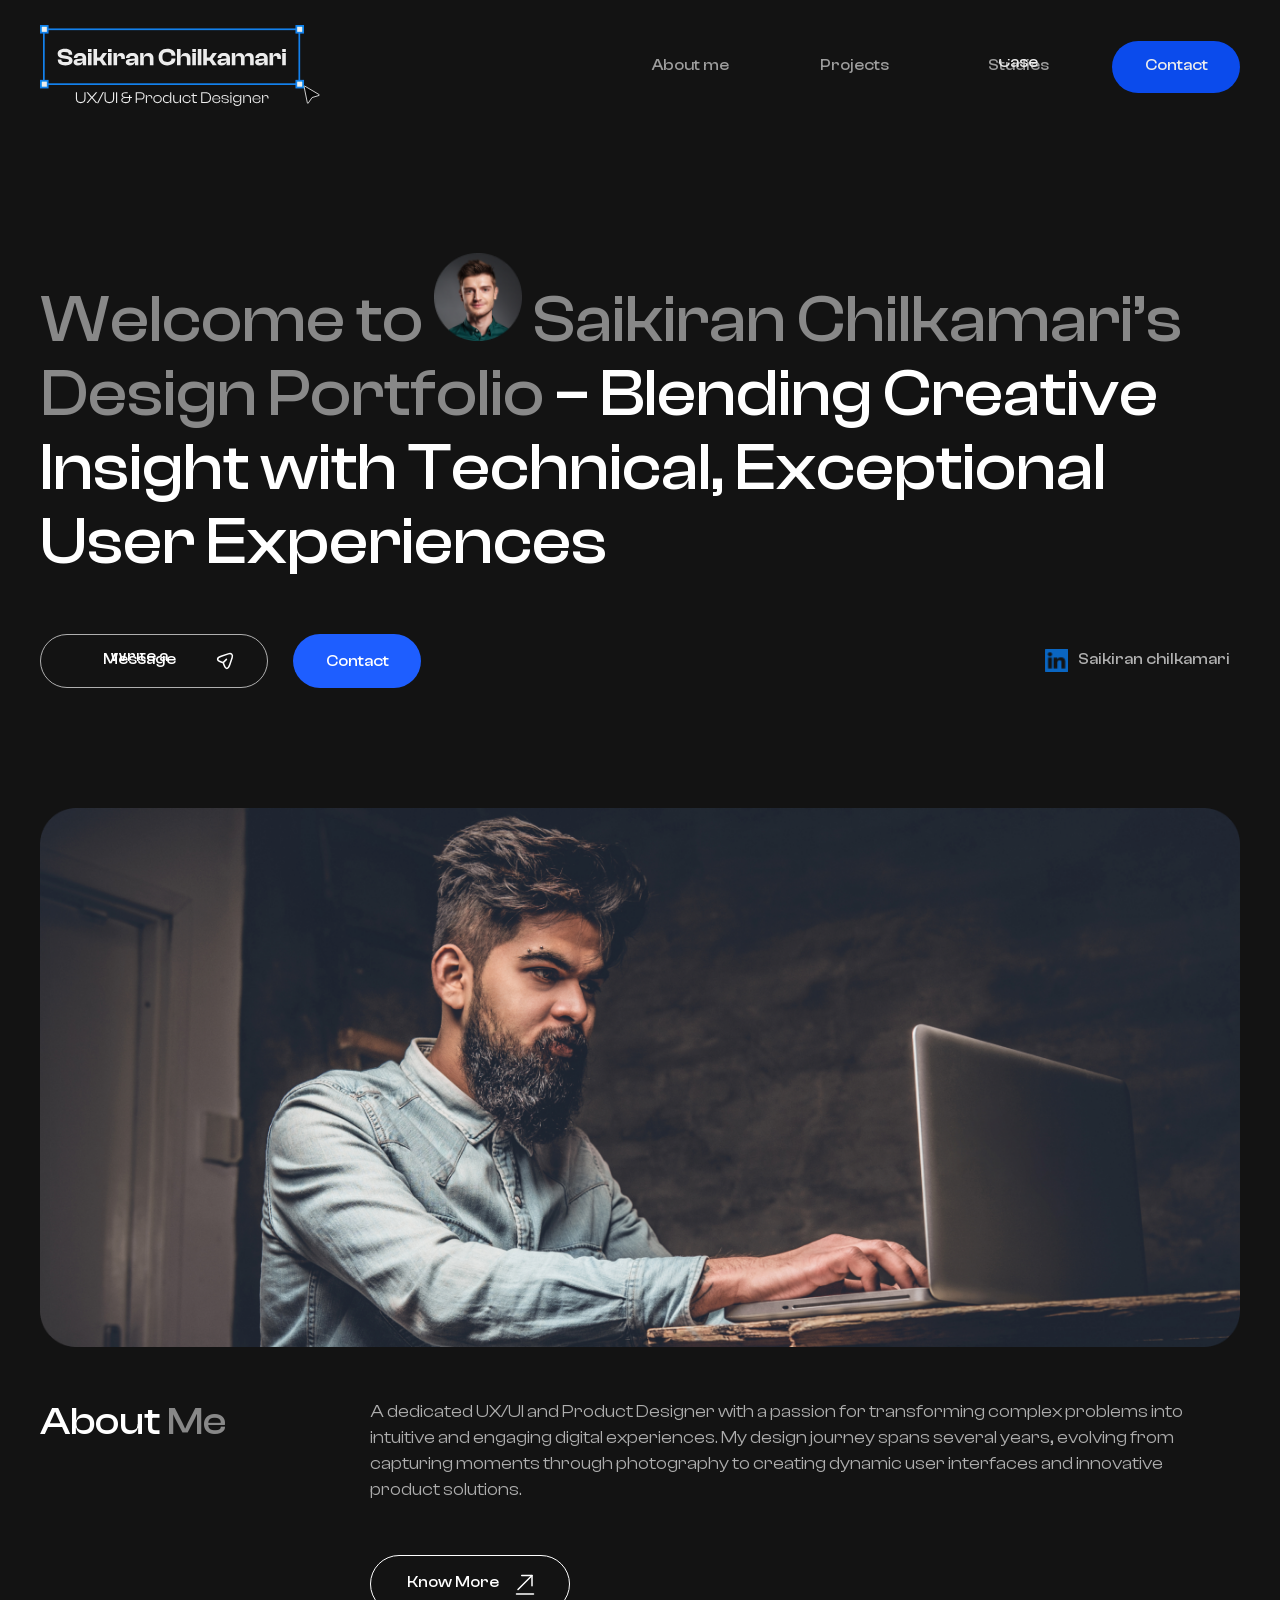
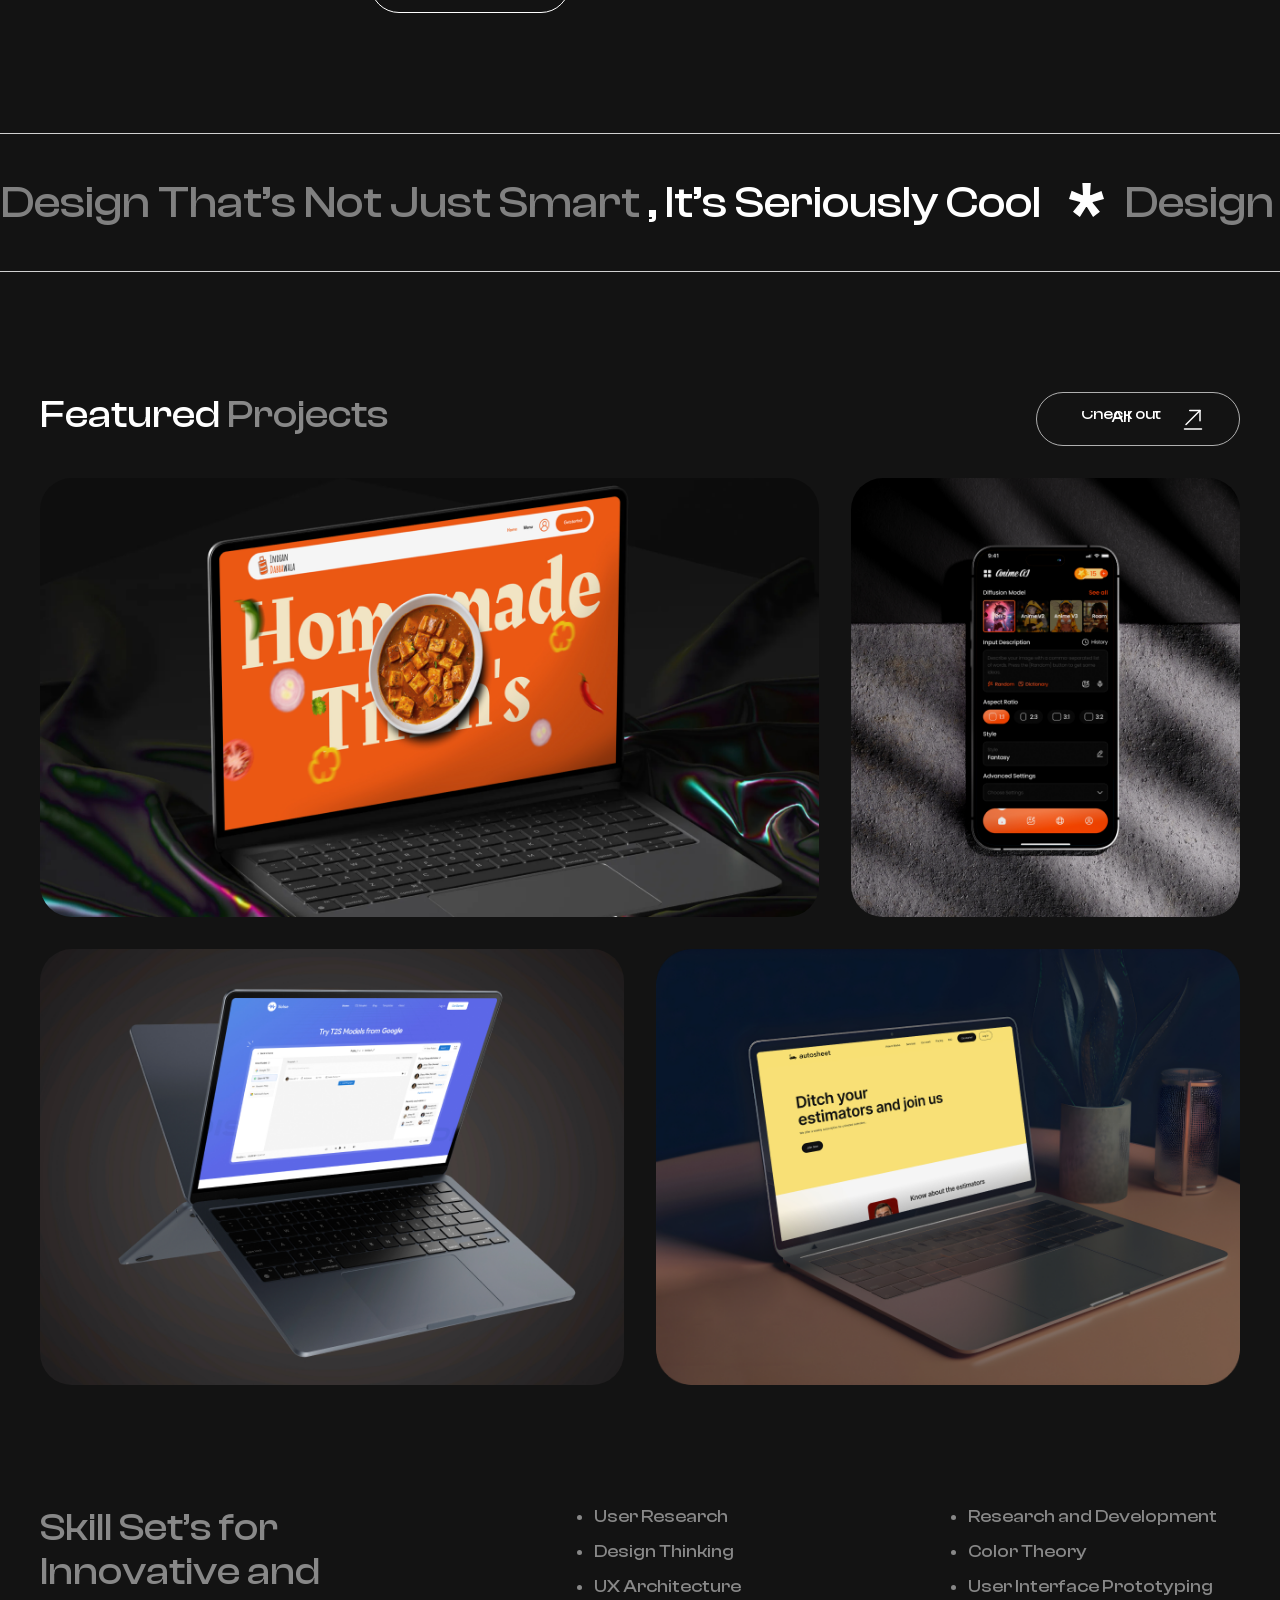
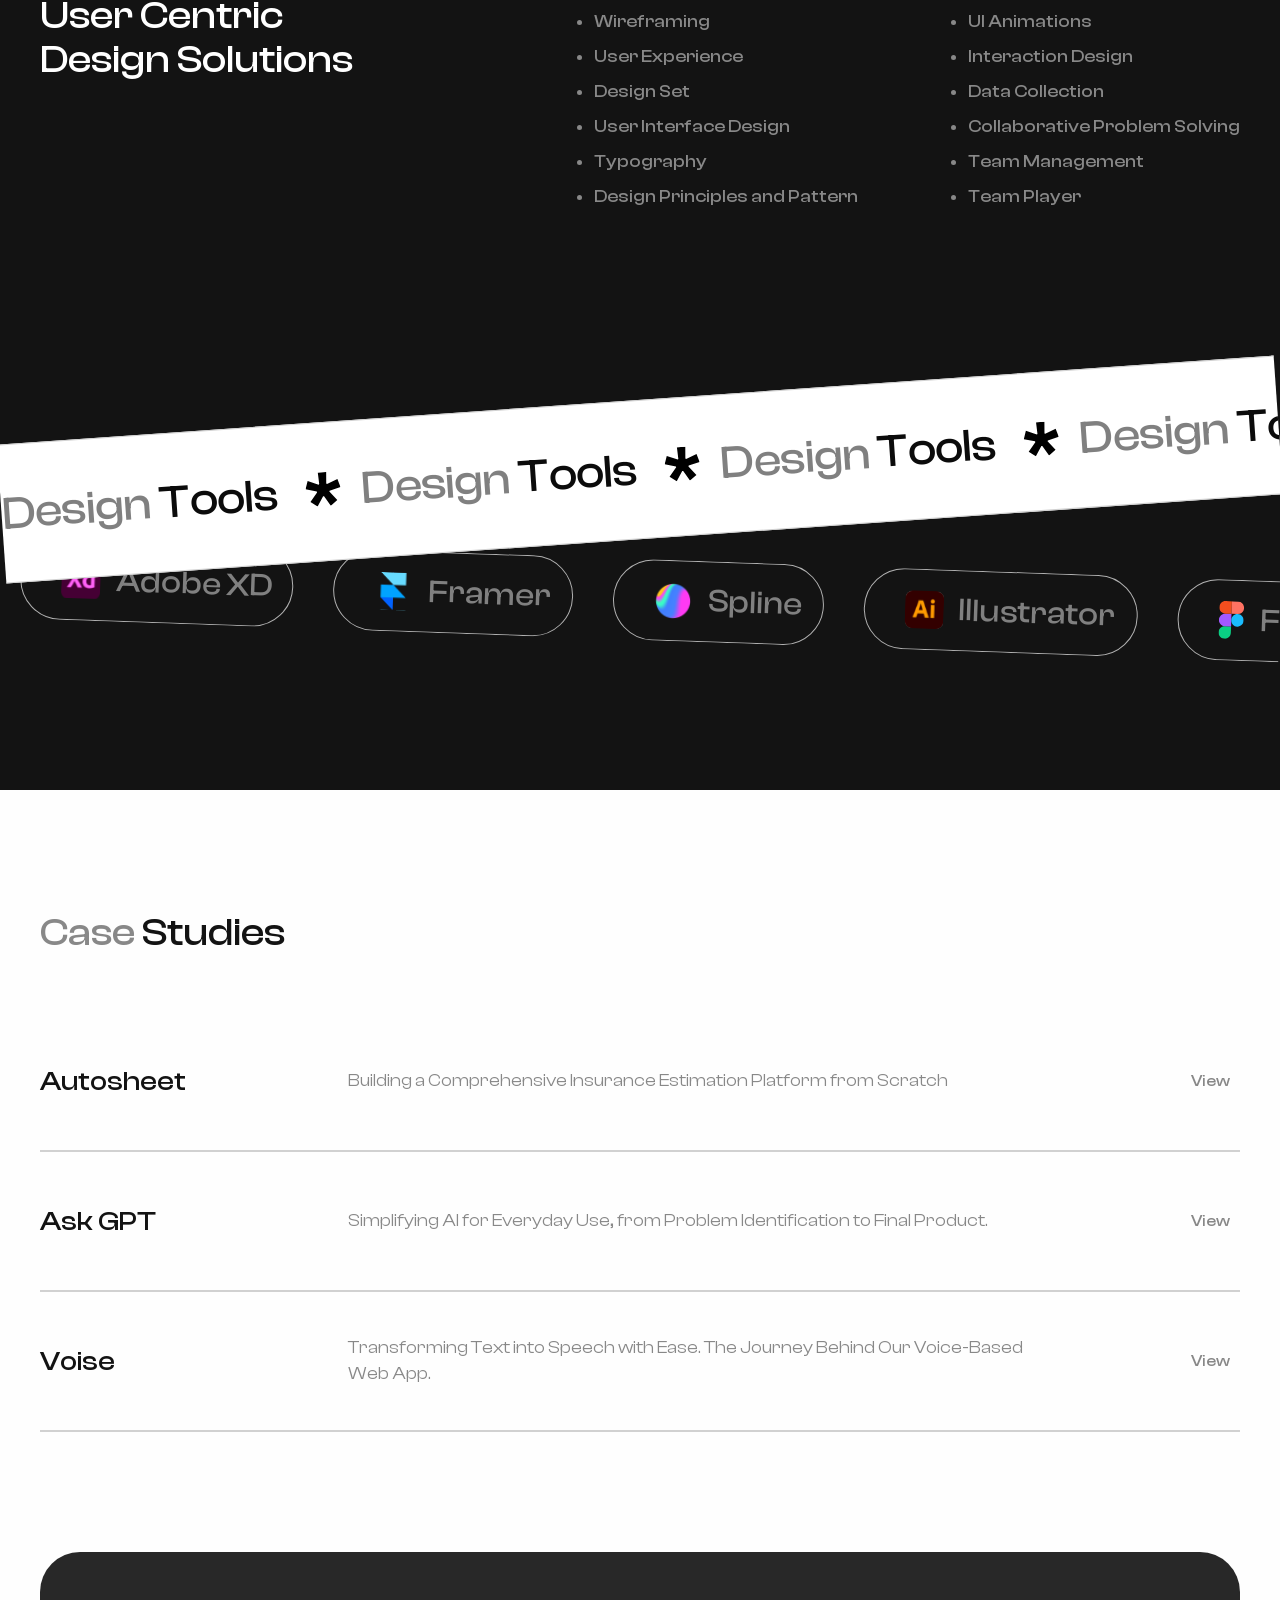
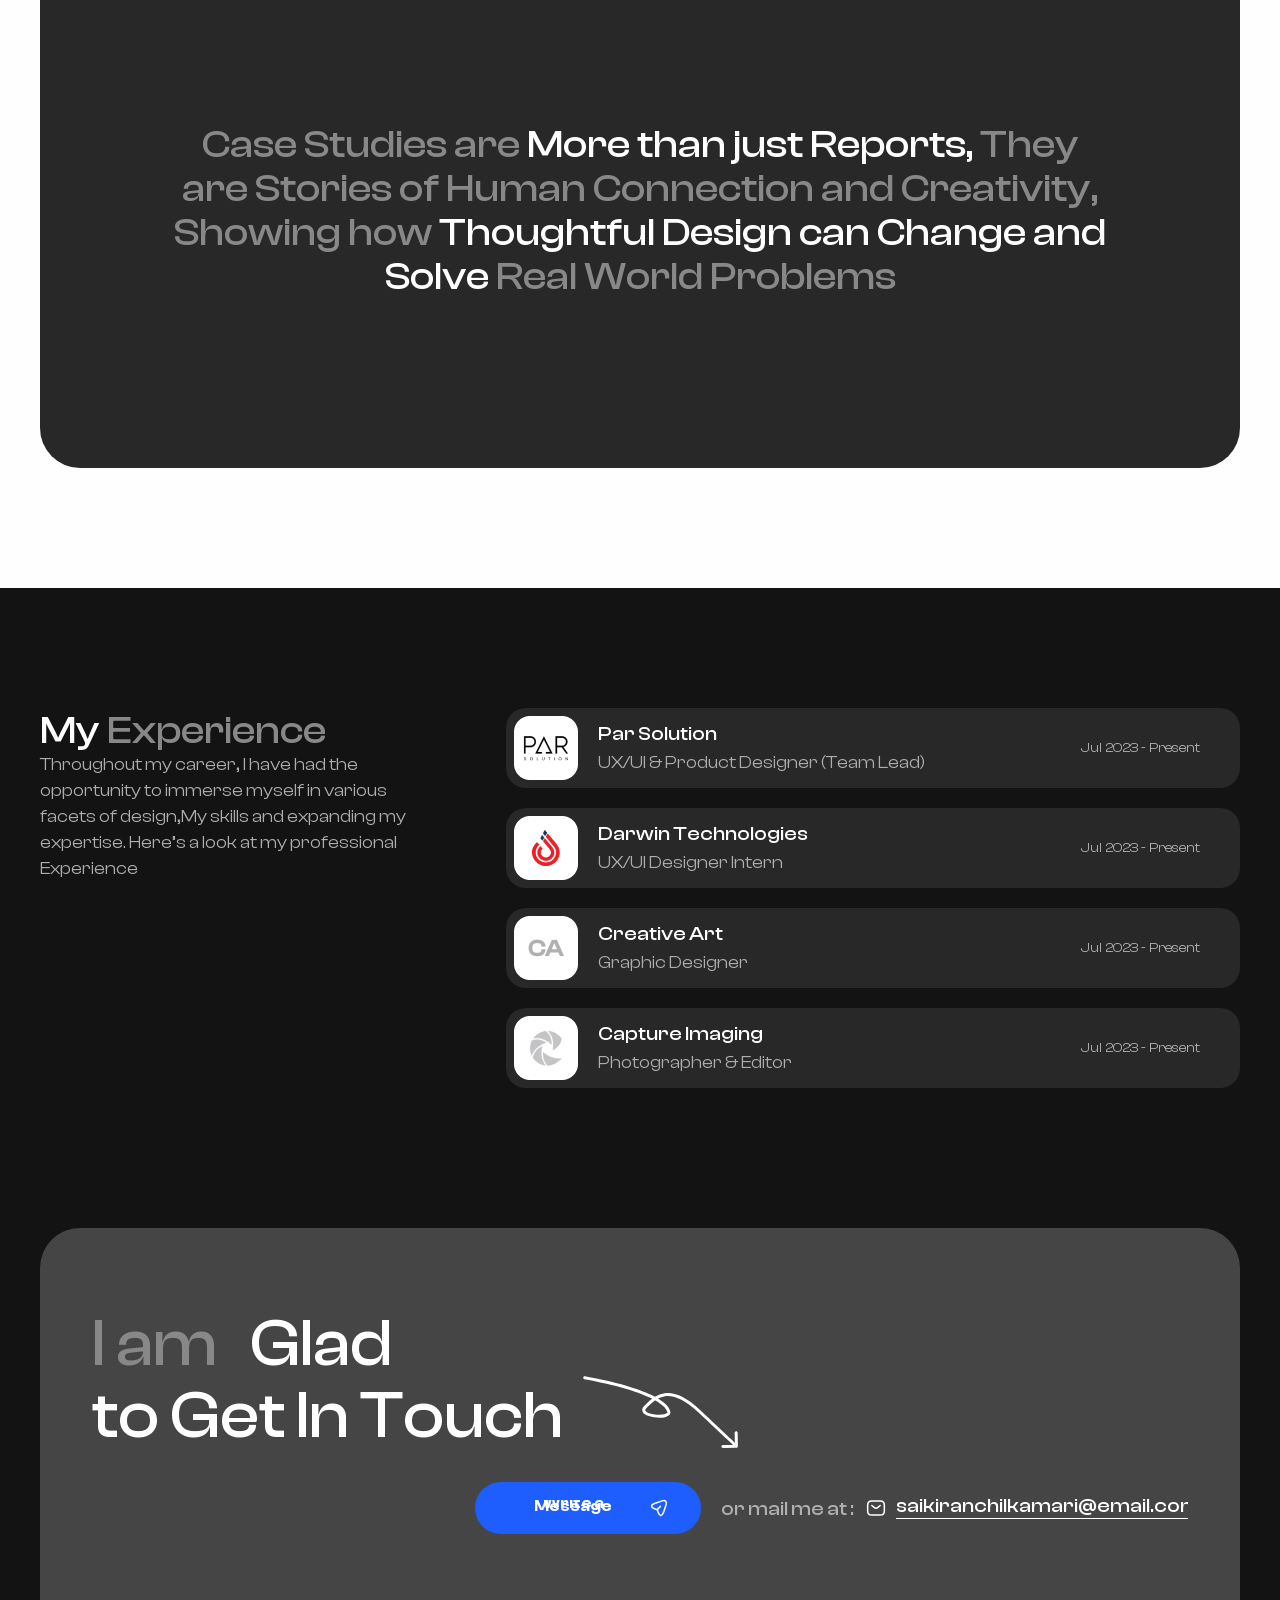
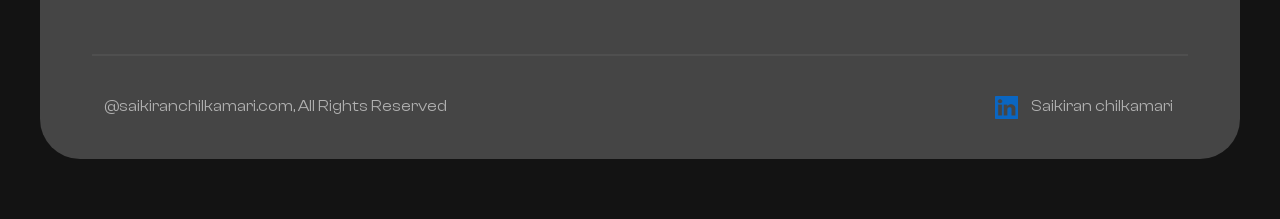
<file: index.html>
<!DOCTYPE html>
<html lang="en">
  <head>
    <meta charset="UTF-8" />
    <meta name="viewport" content="width=device-width, initial-scale=1.0" />
    <title>Document</title>
    <link rel="stylesheet" href="./style.css" />
    <link rel="stylesheet" href="./global.css" />
    <link rel="stylesheet" href="./fonts.css" />

  </head>
  <body>
     <header class="container scroll">
      <nav class="navbar">
        <div class="logo">
          <a href="index.html"> <img src="./images/Logo.svg" alt="" /> </a>
        </div>
        <div class="nav-list-links" id="nav-list-links">
          <ul class="nav-links">
            <li>
              <a href="./about.html" class="btn">
                <p class="main-btn">
                  <span class="span1-btn">About me</span>
                  <span class="span2-btn">About me</span>
                </p>
              </a>
            </li>
            <li>
              <a href="./project-list.html" class="btn">
                <p class="main-btn">
                  <span class="span1-btn">Projects</span>
                  <span class="span2-btn">Projects</span>
                </p>
              </a>
            </li>
            <li>
              <a href="./index.html#case-study" class="btn">
                <p class="main-btn">
                  <span class="span1-btn">Case Studies</span>
                  <span class="span2-btn">Case Studies</span>
                </p>
              </a>
            </li>
            <li class="nav-cotact">
              <a href="./form.html" class="btn">
                <p class="main-btn">
                  <span class="span1-btn">Contact</span>
                  <span class="span2-btn">Contact</span>
                </p>
              </a>
            </li>
          </ul>
        </div>
 
        <div class="hamburger" id="hamburger">
          <span></span>
          <span></span>
          <span></span>
        </div>
      </nav>
    </header> 
    
    <main>
      <section id="banner" class="container mt">
        <div class="banner-secion">
          <div class="banner-text">
            <h1>
              <span>
                Welcome to
                <img src="./images/Saikiran PRofile.png" alt="" /> Saikiran
                Chilkamari’s Design Portfolio
              </span>
              – Blending Creative Insight with Technical, Exceptional User
              Experiences
            </h1>
          </div>
          <div class="banner-btns">
            <div class="left-btns">
              <span class="write-mesg">
                <a href="#" class="btn">
                  <p class="main-btn">
                    <span class="span1-btn">Write a Message</span>
                    <span class="span2-btn">Write a Message</span>
                  </p>
                  <img src="./images/Arrow.svg" alt="" />
                </a>
              </span>
              <span class="contact-btn">
                <a href="#" class="btn">
                  <p class="main-btn">
                    <span class="span1-btn">Contact</span>
                    <span class="span2-btn">Contact</span>
                  </p>
                </a>
              </span>
            </div>

            <div class="linkedin">
              <a href="#" class="btn">
                <img src="./images/LinkedIn-Blue.png" alt="" />
                <p class="main-btn">
                  <span class="span1-btn">Saikiran chilkamari</span>
                  <span class="span2-btn">Saikiran chilkamari</span>
                </p>
              </a>
            </div>
          </div>
        </div>
      </section>

      <section id="about" class="container mt">
        <div class="about-section">
          <div class="about-img">
            <!-- <img src="./Saikiran Portfolio Home page/about me img.png" alt=""> -->
            <img src="./images/About me Image.png" class="img" alt="" />
          </div>

          <div class="about-text">
            <div class="heading">
              <h2 class="title">About <span> Me </span></h2>
            </div>
            <div class="text-with-btn">
              <p class="para">
                A dedicated UX/UI and Product Designer with a passion for
                transforming complex problems into intuitive and engaging
                digital experiences. My design journey spans several years,
                evolving from capturing moments through photography to creating
                dynamic user interfaces and innovative product solutions.
              </p>
              <a href="./about.html" class="btn">
                <p class="main-btn">
                  <span class="span1-btn">Know More</span>
                  <span class="span2-btn">Know More</span>
                </p>
                <img src="./images/send.svg" alt="" />
              </a>
            </div>
          </div>
        </div>
      </section>
    

      <section id="text-slider" class="mt">
        <div class="slider-wrapper">
          <div class="slider">
            <span
              >Design That’s Not Just Smart <span>, It’s Seriously Cool </span>
              <svg
                xmlns="http://www.w3.org/2000/svg"
                width="35"
                height="34"
                viewBox="0 0 35 34"
                fill="none"
              >
                <path
                  d="M17.027 24.0252L10.8258 33.8927L3.99399 28.8517L11.2462 19.8423L11.036 18.9842L0 15.9811L2.62763 7.82965L13.3483 12.2271L13.979 11.6909L13.3483 0H21.7568L21.021 11.6909L21.7568 12.2271L32.4775 7.93691L35 16.0883L23.8589 18.9842L23.5435 19.8423L30.9009 28.8517L24.0691 34L17.973 24.0252H17.027Z"
                  fill="white"
                />
              </svg>
            </span>
            <span
              >Design That’s Not Just Smart<span>, It’s Seriously Cool </span>
              <svg
                xmlns="http://www.w3.org/2000/svg"
                width="35"
                height="34"
                viewBox="0 0 35 34"
                fill="none"
              >
                <path
                  d="M17.027 24.0252L10.8258 33.8927L3.99399 28.8517L11.2462 19.8423L11.036 18.9842L0 15.9811L2.62763 7.82965L13.3483 12.2271L13.979 11.6909L13.3483 0H21.7568L21.021 11.6909L21.7568 12.2271L32.4775 7.93691L35 16.0883L23.8589 18.9842L23.5435 19.8423L30.9009 28.8517L24.0691 34L17.973 24.0252H17.027Z"
                  fill="white"
                />
              </svg>
            </span>
            <span
              >Design That’s Not Just Smart<span>, It’s Seriously Cool </span>
              <svg
                xmlns="http://www.w3.org/2000/svg"
                width="35"
                height="34"
                viewBox="0 0 35 34"
                fill="none"
              >
                <path
                  d="M17.027 24.0252L10.8258 33.8927L3.99399 28.8517L11.2462 19.8423L11.036 18.9842L0 15.9811L2.62763 7.82965L13.3483 12.2271L13.979 11.6909L13.3483 0H21.7568L21.021 11.6909L21.7568 12.2271L32.4775 7.93691L35 16.0883L23.8589 18.9842L23.5435 19.8423L30.9009 28.8517L24.0691 34L17.973 24.0252H17.027Z"
                  fill="white"
                />
              </svg>
            </span>
            <span
              >Design That’s Not Just Smart<span>, It’s Seriously Cool </span>
              <svg
                xmlns="http://www.w3.org/2000/svg"
                width="35"
                height="34"
                viewBox="0 0 35 34"
                fill="none"
              >
                <path
                  d="M17.027 24.0252L10.8258 33.8927L3.99399 28.8517L11.2462 19.8423L11.036 18.9842L0 15.9811L2.62763 7.82965L13.3483 12.2271L13.979 11.6909L13.3483 0H21.7568L21.021 11.6909L21.7568 12.2271L32.4775 7.93691L35 16.0883L23.8589 18.9842L23.5435 19.8423L30.9009 28.8517L24.0691 34L17.973 24.0252H17.027Z"
                  fill="white"
                />
              </svg>
            </span>
            <span
              >Design That’s Not Just Smart<span>, It’s Seriously Cool </span>
              <svg
                xmlns="http://www.w3.org/2000/svg"
                width="35"
                height="34"
                viewBox="0 0 35 34"
                fill="none"
              >
                <path
                  d="M17.027 24.0252L10.8258 33.8927L3.99399 28.8517L11.2462 19.8423L11.036 18.9842L0 15.9811L2.62763 7.82965L13.3483 12.2271L13.979 11.6909L13.3483 0H21.7568L21.021 11.6909L21.7568 12.2271L32.4775 7.93691L35 16.0883L23.8589 18.9842L23.5435 19.8423L30.9009 28.8517L24.0691 34L17.973 24.0252H17.027Z"
                  fill="white"
                />
              </svg>
            </span>
            <span
              >Design That’s Not Just Smart<span>, It’s Seriously Cool </span>
              <svg
                xmlns="http://www.w3.org/2000/svg"
                width="35"
                height="34"
                viewBox="0 0 35 34"
                fill="none"
              >
                <path
                  d="M17.027 24.0252L10.8258 33.8927L3.99399 28.8517L11.2462 19.8423L11.036 18.9842L0 15.9811L2.62763 7.82965L13.3483 12.2271L13.979 11.6909L13.3483 0H21.7568L21.021 11.6909L21.7568 12.2271L32.4775 7.93691L35 16.0883L23.8589 18.9842L23.5435 19.8423L30.9009 28.8517L24.0691 34L17.973 24.0252H17.027Z"
                  fill="white"
                />
              </svg>
            </span>

            <span
              >Design That’s Not Just Smart<span>, It’s Seriously Cool </span>
              <svg
                xmlns="http://www.w3.org/2000/svg"
                width="35"
                height="34"
                viewBox="0 0 35 34"
                fill="none"
              >
                <path
                  d="M17.027 24.0252L10.8258 33.8927L3.99399 28.8517L11.2462 19.8423L11.036 18.9842L0 15.9811L2.62763 7.82965L13.3483 12.2271L13.979 11.6909L13.3483 0H21.7568L21.021 11.6909L21.7568 12.2271L32.4775 7.93691L35 16.0883L23.8589 18.9842L23.5435 19.8423L30.9009 28.8517L24.0691 34L17.973 24.0252H17.027Z"
                  fill="white"
                />
              </svg>
            </span>
          </div>
        </div>
      </section>

      <section id="projects" class="container mt">
        <div class="projects-section">
          <div class="project-head">
            <h2 class="title">Featured <span> Projects </span></h2>

            <a href="./project-list.html" class="btn">
              <p class="main-btn">
                <span class="span1-btn">Check out All</span>
                <span class="span2-btn">Check out All</span>
              </p>
              <img src="./images/send.svg" alt="" />
            </a>
          </div>
          <div class="first-row hover">
            <div class="img">
              <img
                src="./images/project-list-images/first.png"
                class="photo"
                alt=""
              />
              <div class="hover-btn">
                <div class="hover-text">
                  <h3>Indian Dabbawala</h3>
                  <h4>Home-cooked meal delivery service, CMS website</h4>
                </div>
                <div>
                  <a href="./project1.html">
                    <img
                      src="./images/project-list-images/Frame 53.svg "
                      alt=""
                    />
                  </a>
                </div>
              </div>
            </div>
            <div class="img">
              <img
                src="./images/project-list-images/second.png"
                class="photo"
                alt=""
              />
              <div class="hover-btn">
                <div class="hover-text">
                  <h3>AI Anime</h3>
                  <h4>Turnings words into Anime APP</h4>
                </div>
                <div>
                  <a href="./project2.html">
                    <img
                      src="./images/project-list-images/Frame 53.svg "
                      alt=""
                    />
                  </a>
                </div>
              </div>
            </div>
          </div>

          <div class="second-row hover">
            <div class="img">
              <img
                src="./images/project-list-images/third.png"
                class="photo"
                alt=""
              />
              <div class="hover-btn">
                <div class="hover-text">
                  <h3>AI Journey</h3>
                  <h4>Prompt to Image Generator APP</h4>
                </div>
                <div>
                  <a href="./project3.html">
                    <img
                      src="./images/project-list-images/Frame 53.svg "
                      alt=""
                    />
                  </a>
                </div>
              </div>
            </div>
            <div class="img">
              <img
                src="./images/project-list-images/fourth.png"
                class="photo"
                alt=""
              />
              <div class="hover-btn">
                <div class="hover-text">
                  <h3>S&C Scholars</h3>
                  <h4>Connecting with top educators, CMS website</h4>
                </div>
                <div>
                  <a href="./project4.html">
                    <img
                      src="./images/project-list-images/Frame 53.svg "
                      alt=""
                    />
                  </a>
                </div>
              </div>
            </div>
          </div>
        </div>
      </section>

      <section id="list-with-text" class="container mt">
        <div class="list-section">
          <div class="list-title">
            <h2 class="title">
              <span> Skill Set’s for Innovative and </span> User Centric
              Design Solutions
            </h2>
          </div>
          <div class="list-items">
            <ul>
              <li>User Research</li>
              <li>Design Thinking</li>
              <li>UX Architecture</li>
              <li>Wireframing</li>
              <li>User Experience</li>
              <li>Design Set</li>
              <li>User Interface Design</li>
              <li>Typography</li>
              <li>Design Principles and Pattern</li>
            </ul>
            <ul>
              <li>Research and Development</li>
              <li>Color Theory</li>
              <li>User Interface Prototyping</li>
              <li>UI Animations</li>
              <li>Interaction Design</li>
              <li>Data Collection</li>
              <li>Collaborative Problem Solving</li>
              <li>Team Management</li>
              <li>Team Player</li>
            </ul>
          </div>
        </div>
      </section>

      <section id="text-with-imgs-slider" class="mt text-with-imgs-slider">
        <div class="slider-wrapper">
          <div class="slider">
            <span
              >Design  <span> Tools </span>
              <svg
                xmlns="http://www.w3.org/2000/svg"
                width="35"
                height="34"
                viewBox="0 0 35 34"
                fill="none"
              >
                <path
                  d="M17.027 24.0252L10.8258 33.8927L3.99399 28.8517L11.2462 19.8423L11.036 18.9842L0 15.9811L2.62763 7.82965L13.3483 12.2271L13.979 11.6909L13.3483 0H21.7568L21.021 11.6909L21.7568 12.2271L32.4775 7.93691L35 16.0883L23.8589 18.9842L23.5435 19.8423L30.9009 28.8517L24.0691 34L17.973 24.0252H17.027Z"
                  fill="black"
                />
              </svg>
            </span>
            <span
            >Design  <span> Tools </span>
              <svg
                xmlns="http://www.w3.org/2000/svg"
                width="35"
                height="34"
                viewBox="0 0 35 34"
                fill="none"
              >
                <path
                  d="M17.027 24.0252L10.8258 33.8927L3.99399 28.8517L11.2462 19.8423L11.036 18.9842L0 15.9811L2.62763 7.82965L13.3483 12.2271L13.979 11.6909L13.3483 0H21.7568L21.021 11.6909L21.7568 12.2271L32.4775 7.93691L35 16.0883L23.8589 18.9842L23.5435 19.8423L30.9009 28.8517L24.0691 34L17.973 24.0252H17.027Z"
                  fill="black"
                />
              </svg>
            </span>
            <span
            >Design  <span> Tools </span>
              <svg
                xmlns="http://www.w3.org/2000/svg"
                width="35"
                height="34"
                viewBox="0 0 35 34"
                fill="none"
              >
                <path
                  d="M17.027 24.0252L10.8258 33.8927L3.99399 28.8517L11.2462 19.8423L11.036 18.9842L0 15.9811L2.62763 7.82965L13.3483 12.2271L13.979 11.6909L13.3483 0H21.7568L21.021 11.6909L21.7568 12.2271L32.4775 7.93691L35 16.0883L23.8589 18.9842L23.5435 19.8423L30.9009 28.8517L24.0691 34L17.973 24.0252H17.027Z"
                  fill="black"
                />
              </svg>
            </span>
            <span
            >Design  <span> Tools </span>
              <svg
                xmlns="http://www.w3.org/2000/svg"
                width="35"
                height="34"
                viewBox="0 0 35 34"
                fill="none"
              >
                <path
                  d="M17.027 24.0252L10.8258 33.8927L3.99399 28.8517L11.2462 19.8423L11.036 18.9842L0 15.9811L2.62763 7.82965L13.3483 12.2271L13.979 11.6909L13.3483 0H21.7568L21.021 11.6909L21.7568 12.2271L32.4775 7.93691L35 16.0883L23.8589 18.9842L23.5435 19.8423L30.9009 28.8517L24.0691 34L17.973 24.0252H17.027Z"
                  fill="black"
                />
              </svg>
            </span>
            <span
            >Design  <span> Tools </span>
              <svg
                xmlns="http://www.w3.org/2000/svg"
                width="35"
                height="34"
                viewBox="0 0 35 34"
                fill="none"
              >
                <path
                  d="M17.027 24.0252L10.8258 33.8927L3.99399 28.8517L11.2462 19.8423L11.036 18.9842L0 15.9811L2.62763 7.82965L13.3483 12.2271L13.979 11.6909L13.3483 0H21.7568L21.021 11.6909L21.7568 12.2271L32.4775 7.93691L35 16.0883L23.8589 18.9842L23.5435 19.8423L30.9009 28.8517L24.0691 34L17.973 24.0252H17.027Z"
                  fill="black"
                />
              </svg>
            </span>
            <span
            >Design  <span> Tools </span>
              <svg
                xmlns="http://www.w3.org/2000/svg"
                width="35"
                height="34"
                viewBox="0 0 35 34"
                fill="none"
              >
                <path
                  d="M17.027 24.0252L10.8258 33.8927L3.99399 28.8517L11.2462 19.8423L11.036 18.9842L0 15.9811L2.62763 7.82965L13.3483 12.2271L13.979 11.6909L13.3483 0H21.7568L21.021 11.6909L21.7568 12.2271L32.4775 7.93691L35 16.0883L23.8589 18.9842L23.5435 19.8423L30.9009 28.8517L24.0691 34L17.973 24.0252H17.027Z"
                  fill="black"
                />
              </svg>
            </span>

            <span
            >Design  <span> Tools </span>
              <svg
                xmlns="http://www.w3.org/2000/svg"
                width="35"
                height="34"
                viewBox="0 0 35 34"
                fill="none"
              >
                <path
                  d="M17.027 24.0252L10.8258 33.8927L3.99399 28.8517L11.2462 19.8423L11.036 18.9842L0 15.9811L2.62763 7.82965L13.3483 12.2271L13.979 11.6909L13.3483 0H21.7568L21.021 11.6909L21.7568 12.2271L32.4775 7.93691L35 16.0883L23.8589 18.9842L23.5435 19.8423L30.9009 28.8517L24.0691 34L17.973 24.0252H17.027Z"
                  fill="black"
                />
              </svg>
            </span>
          </div>
        </div>
        <div class="slider-wrapper slider-wrapper-2">
          <div class="slider slider2">
            <div>
              <img src="./images/adobe.svg" alt="">  <span> Adobe XD </span>
            </div>
            <div>
              <img src="./images/framer.svg" alt="">  <span> Framer </span>
            </div>
            
            <div>
              <img src="./images/spline.svg" alt="">  <span> Spline </span>
            </div>

            <div>
              <img src="./images/ai.svg" alt="">  <span> Illustrator </span>
            </div>

            <div>
              <img src="./images/figma.svg" alt="">  <span> Figma </span>
            </div>

            <div>
              <img src="./images/adobe.svg" alt="">  <span> Adobe XD </span>
            </div>
            <div>
              <img src="./images/framer.svg" alt="">  <span> Framer </span>
            </div>
            
            <div>
              <img src="./images/spline.svg" alt="">  <span> Spline </span>
            </div>

            <div>
              <img src="./images/ai.svg" alt="">  <span> Illustrator </span>
            </div>

            <div>
              <img src="./images/figma.svg" alt="">  <span> Figma </span>
            </div>


          </div>
        </div>
      </section>

      <section id="case-study" class="mt">
     

        <div class="case-study-section container">
          <div class="case-title"> <h2 class="title"> Case <span> Studies </span>  </h2></div>
          <div class="case-lists">
            <div class="case-left">
              <h3>Autosheet</h3>
            </div>
            <div class="case-right">
              <p>Building a Comprehensive Insurance Estimation Platform from Scratch</p>
            
              <a href="./casestudy1.html" class="btn"> View 
                <img src="./images/casestude-send.svg" alt="" />
                
              </a> 
              
              
             
            </div>
          </div>
          <div class="case-lists">
            <div class="case-left">
              <h3>Ask GPT</h3>
            </div>
            <div class="case-right">
              <p>Simplifying  AI for Everyday Use, from Problem Identification to Final Product.</p>
              <a href="./casestudy2.html" class="btn"> View 
                <img src="./images/casestude-send.svg" alt="" />
              </a>
            </div>
          </div>
          <div class="case-lists">
            <div class="case-left">
              <h3>Voise</h3>
            </div>
            <div class="case-right">
              <p>Transforming Text into Speech with Ease. The Journey Behind Our Voice-Based Web App.</p>
              <a href="./casestudy3.html" class="btn"> View 
                <img src="./images/casestude-send.svg" alt="" />
              </a>
            </div>
          </div>
        </div>
        <div class="case-study-para container">
          <div class="case-study mt">
            <h2 class="title">
              Case Studies are
              <span class="case-white"> More than just Reports, </span> They are
              Stories of Human Connection and Creativity, Showing how
              <span class="case-white">
                Thoughtful Design can Change and Solve
              </span>
              Real World Problems
            </h2>
          </div>
        </div>
      </section>

      <section id="experience">
        <div class="experience-main mt container">
          <div class="ex-title intro-line-parent">
            <h2 class="title">My <span> Experience </span></h2>
            <p class="para line">
              Throughout my career, I have had the opportunity to immerse myself
              in various facets of design,My skills and expanding my expertise.
              Here’s a look at my professional Experience
            </p>
          </div>
          <div class="ex-lists">
            <ul>
              <li>
                <div class="list-main">
                  <div class="img-text-ex">
                    <div>
                      <img src="./images/about/Par Solution.png" alt="" />
                    </div>
                    <div>
                      <h3>Par Solution</h3>
                      <p class="para">UX/UI & Product Designer (Team Lead)</p>
                    </div>
                  </div>
                  <div class="ex-dates">Jul 2023 - Present</div>
                </div>
              </li>
              <li>
                <div class="list-main">
                  <div class="img-text-ex">
                    <div>
                      <img
                        src="./images/about/Darwin Technologies.png"
                        alt=""
                      />
                    </div>
                    <div>
                      <h3>Darwin Technologies</h3>
                      <p class="para">UX/UI Designer Intern</p>
                    </div>
                  </div>
                  <div class="ex-dates">Jul 2023 - Present</div>
                </div>
              </li>
              <li>
                <div class="list-main">
                  <div class="img-text-ex">
                    <div>
                      <img src="./images/about/Creative Art.png" alt="" />
                    </div>
                    <div>
                      <h3>Creative Art</h3>
                      <p class="para">Graphic Designer</p>
                    </div>
                  </div>
                  <div class="ex-dates">Jul 2023 - Present</div>
                </div>
              </li>
              <li>
                <div class="list-main">
                  <div class="img-text-ex">
                    <div>
                      <img src="./images/about/Capture Imaging.png" alt="" />
                    </div>
                    <div>
                      <h3>Capture Imaging</h3>
                      <p class="para">Photographer & Editor</p>
                    </div>
                  </div>
                  <div class="ex-dates">Jul 2023 - Present</div>
                </div>
              </li>
            </ul>
          </div>
        </div>
      </section>

      <footer id="footer" class="container mt">
        <div class="footer-main">
          <div class="footer-top">
            <div class="footer-title">
              <h1>
                I am
                <span>
                  &nbsp; Glad <br />
                  to Get In Touch
                </span>
              </h1>
              <div class="photo">
                <svg
                  xmlns="http://www.w3.org/2000/svg"
                  width="155"
                  height="72"
                  viewBox="0 0 155 72"
                  fill="none"
                >
                  <path
                    d="M1.99549 0.187068C1.18057 0.0380399 0.399146 0.577845 0.250118 1.39276C0.101089 2.20767 0.640895 2.9891 1.45581 3.13813L1.99549 0.187068ZM116.296 35.2748L117.321 34.1796L116.296 35.2748ZM153.403 71.6669C154.231 71.6532 154.891 70.9707 154.878 70.1424L154.655 56.6442C154.641 55.8159 153.958 55.1555 153.13 55.1692C152.302 55.1829 151.641 55.8654 151.655 56.6937L151.853 68.6921L139.855 68.8903C139.027 68.904 138.366 69.5866 138.38 70.4149C138.394 71.2432 139.076 71.9036 139.904 71.8899L153.403 71.6669ZM1.45581 3.13813C33.9957 9.08892 54.3356 15.5964 66.7673 21.5577C79.287 27.5611 83.4652 32.8544 84.3516 36.1664L87.2496 35.3908C86.0041 30.7369 80.7478 24.9345 68.0644 18.8526C55.2931 12.7285 34.6614 6.16091 1.99549 0.187068L1.45581 3.13813ZM84.3516 36.1664C84.4184 36.4158 84.3978 36.5704 84.364 36.674C84.3275 36.7856 84.2417 36.9388 84.0345 37.1249C83.5863 37.5272 82.7337 37.9351 81.4308 38.2385C78.864 38.8364 75.2168 38.8789 71.6978 38.3898C68.1371 37.8949 65.0256 36.8993 63.3752 35.6532C62.5649 35.0414 62.3096 34.5264 62.2735 34.1598C62.2394 33.8143 62.3594 33.1775 63.2969 32.2128L61.1455 30.122C59.8703 31.4342 59.1344 32.8981 59.288 34.4544C59.4395 35.9897 60.4156 37.1777 61.5675 38.0474C63.8416 39.7644 67.5779 40.846 71.2848 41.3612C75.0335 41.8822 79.074 41.8678 82.1113 41.1603C83.6106 40.8112 85.0392 40.2544 86.0385 39.3573C86.555 38.8937 86.9845 38.3135 87.2158 37.6053C87.4497 36.889 87.4493 36.1371 87.2496 35.3908L84.3516 36.1664ZM63.2969 32.2128C67.7938 27.5856 73.2357 21.7749 81.2118 20.4124C89.0792 19.0684 99.9294 22.0138 115.272 36.3701L117.321 34.1796C101.68 19.5437 89.9184 15.8816 80.7066 17.4552C71.6036 19.0102 65.4994 25.6419 61.1455 30.122L63.2969 32.2128ZM115.272 36.3701C140.061 59.5664 150.313 69.289 152.335 71.2452L154.421 69.0891C152.377 67.1119 142.105 57.3708 117.321 34.1796L115.272 36.3701Z"
                    fill="white"
                  />
                </svg>
              </div>
            </div>
            <div class="btn-with-mail-photo">
              <div class="btn-text">
                <a href="#" class="btn footer-btn">
                  <p class="main-btn">
                    <span class="span1-btn">Write a Message</span>
                    <span class="span2-btn">Write a Message</span>
                  </p>
                  <img src="./images/Arrow.svg" alt="" />
                </a>

                <div class="mail-div">
                  <span class="span"
                    >or mail me at : &nbsp;
 
                    &nbsp;
                  </span>

                  <a href="#" class="btn footer-mail">
                    <svg
                    xmlns="http://www.w3.org/2000/svg"
                    width="20"
                    height="20"
                    viewBox="0 0 20 20"
                    fill="none"
                  >
                    <path
                      d="M14.1667 17.0832H5.83335C3.33335 17.0832 1.66669 15.8332 1.66669 12.9165V7.08317C1.66669 4.1665 3.33335 2.9165 5.83335 2.9165H14.1667C16.6667 2.9165 18.3334 4.1665 18.3334 7.08317V12.9165C18.3334 15.8332 16.6667 17.0832 14.1667 17.0832Z"
                      stroke="white"
                      stroke-width="1.5"
                      stroke-miterlimit="10"
                      stroke-linecap="round"
                      stroke-linejoin="round"
                    />
                    <path
                      d="M14.1666 7.5L11.5583 9.58333C10.7 10.2667 9.29164 10.2667 8.43331 9.58333L5.83331 7.5"
                      stroke="white"
                      stroke-width="1.5"
                      stroke-miterlimit="10"
                      stroke-linecap="round"
                      stroke-linejoin="round"
                    />
                  </svg>
                    <p class="main-btn">
                      <span class="span1-btn"
                        >saikiranchilkamari@email.com
                      </span>
                      <span class="span2-btn"
                        >saikiranchilkamari@email.com
                      </span>
                    </p>
                  </a>
                </div>
              </div>
            </div>
          </div>

          <div class="copy-rights">
            <p>@saikiranchilkamari.com, All Rights Reserved</p>

            <a href="#" class="btn linkedin">
              <img
                src="./images/project1/LinkedIn-Blue-72-Γö¼┬½@2x 1 (1).svg"
                alt=""
              />
              <p class="main-btn">
                <span class="span1-btn">Saikiran chilkamari </span>
                <span class="span2-btn">Saikiran chilkamari</span>
              </p>
            </a>
          </div>
        </div>
      </footer>
    </main>

    
    <script src="./script.js"></script>

  </body>
</html>
</file>
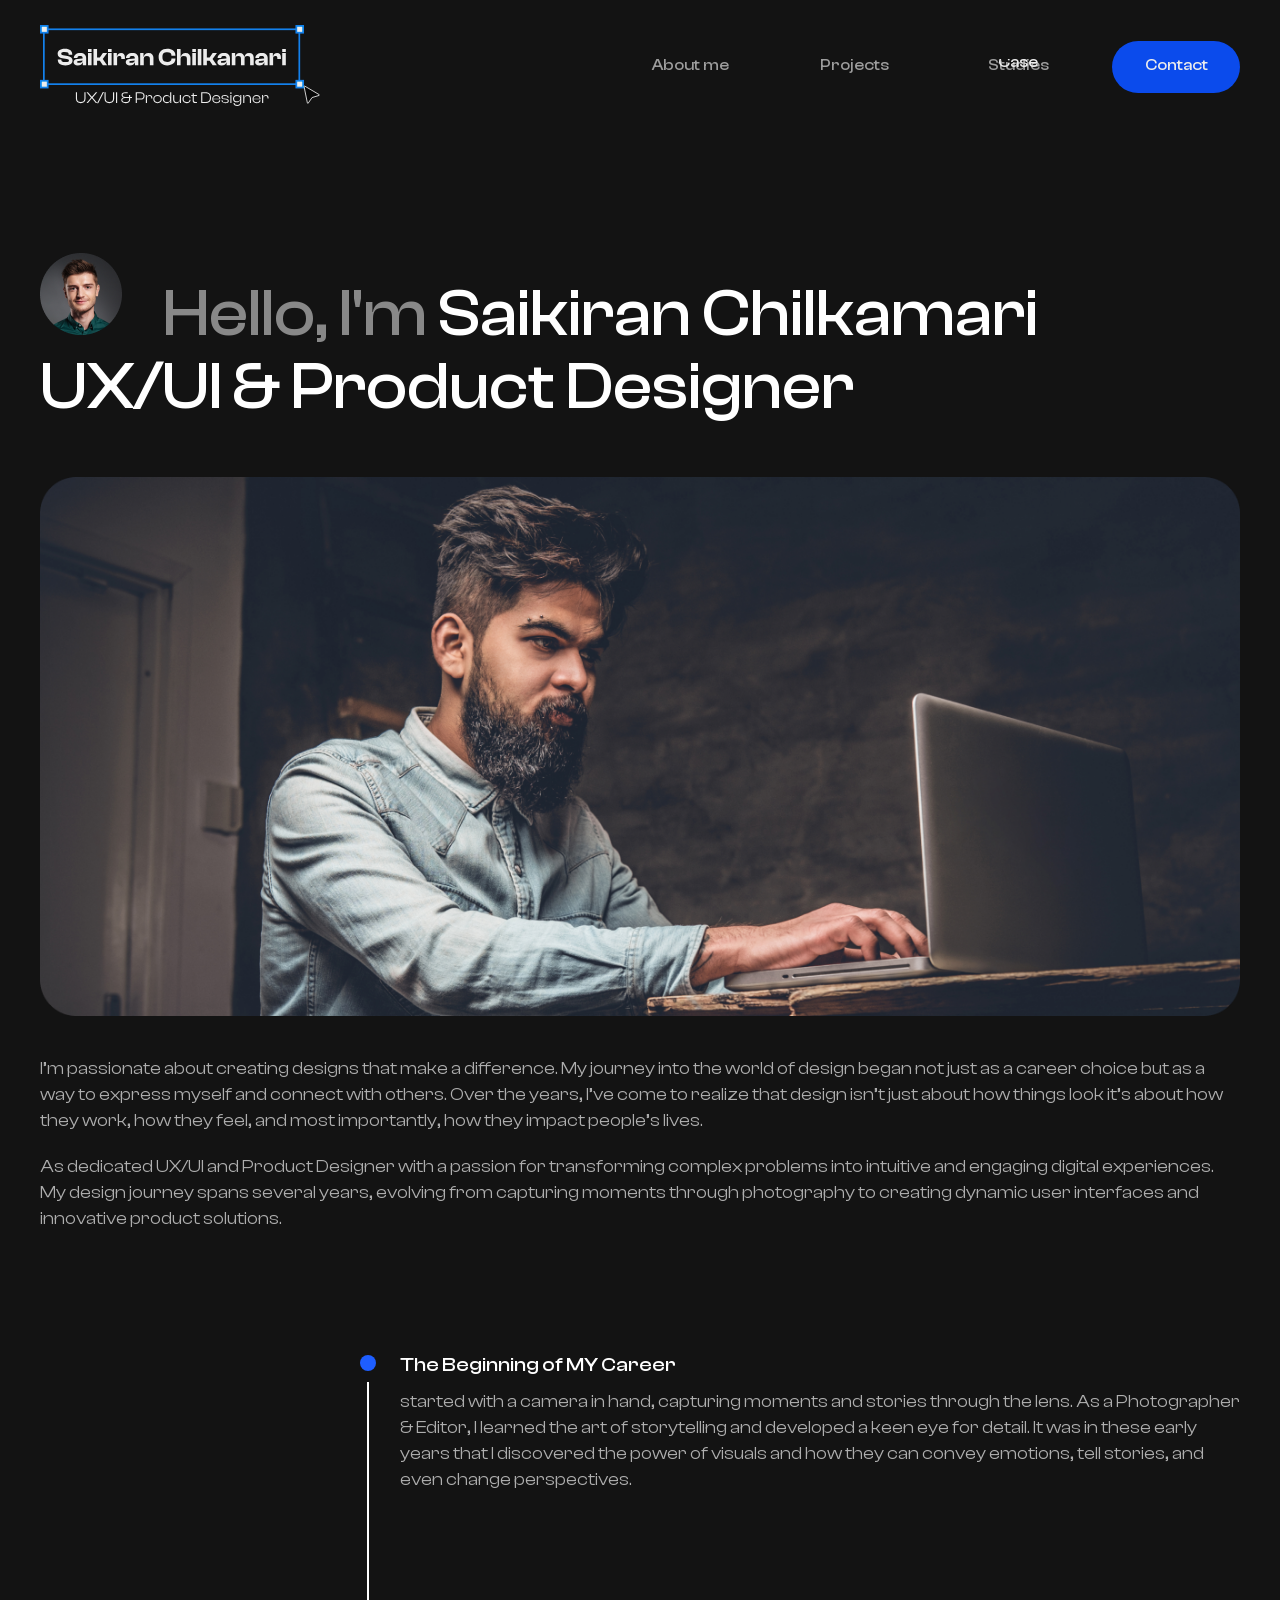
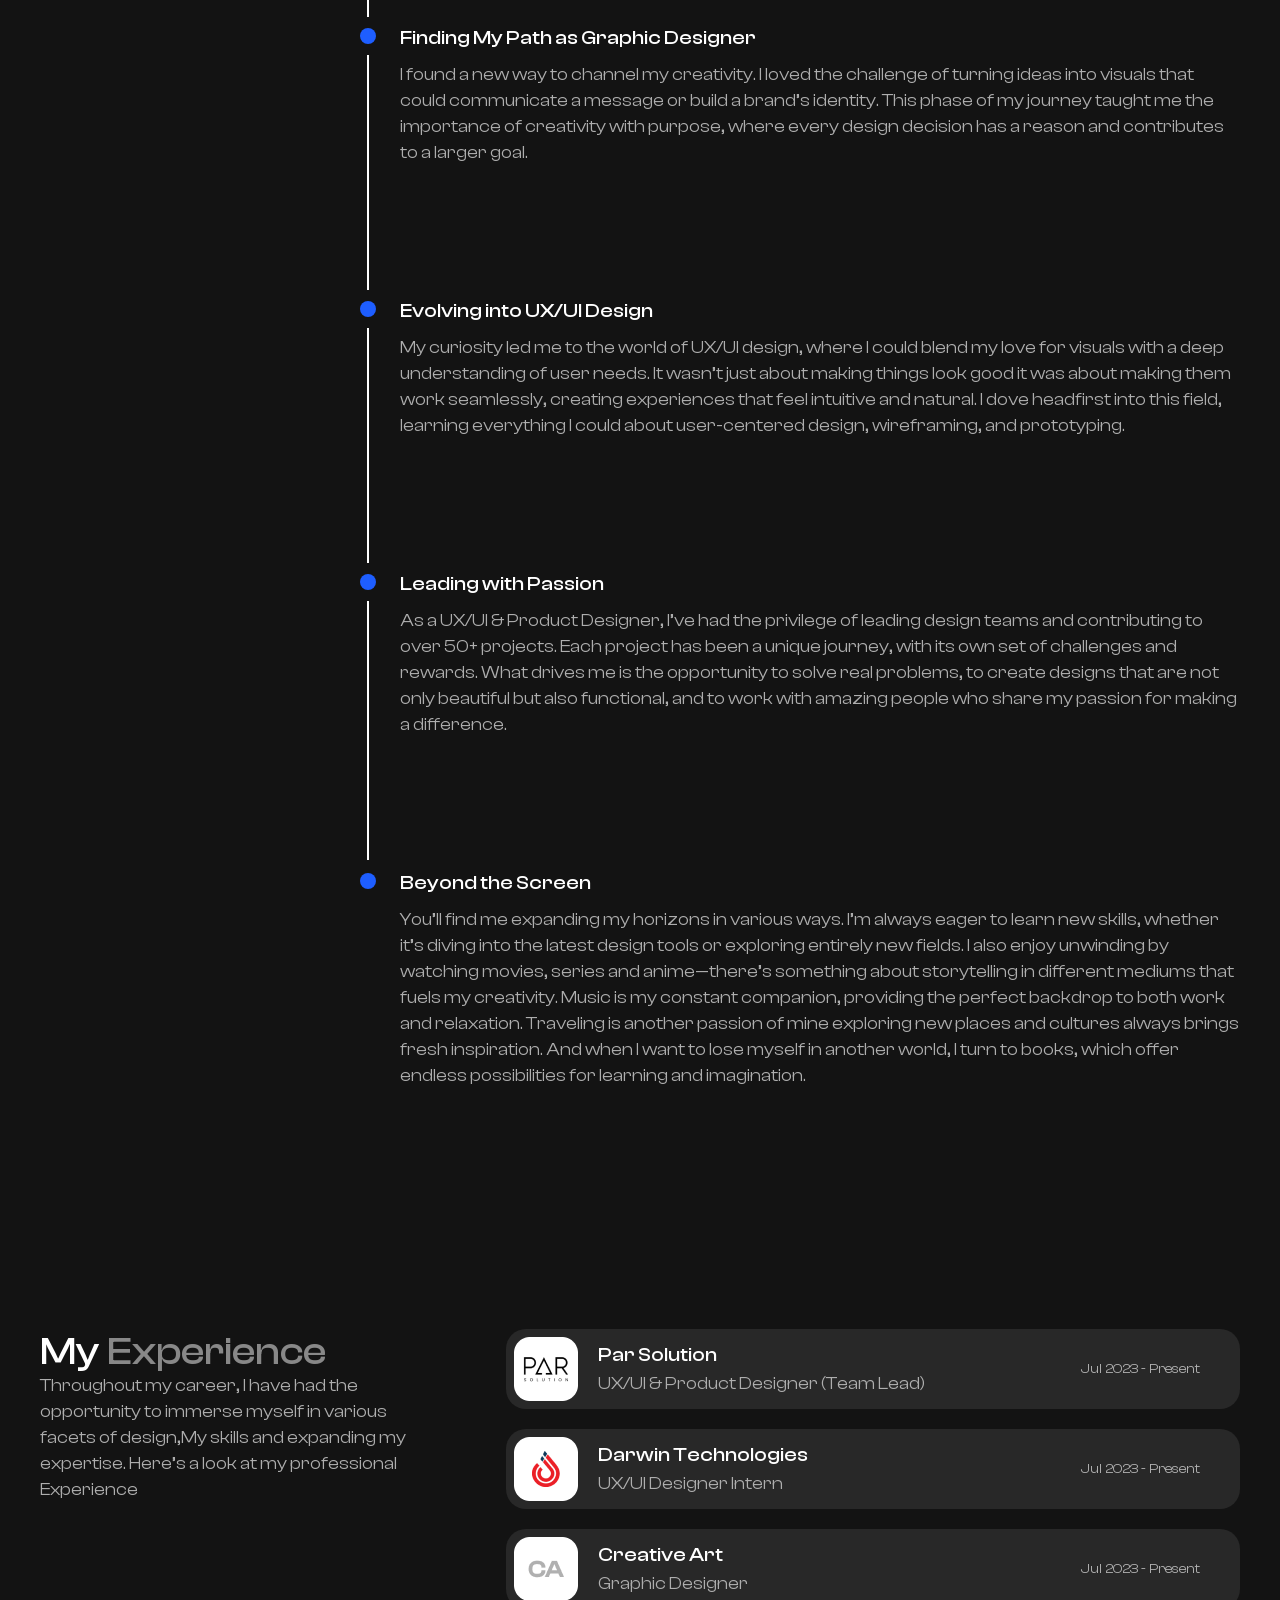
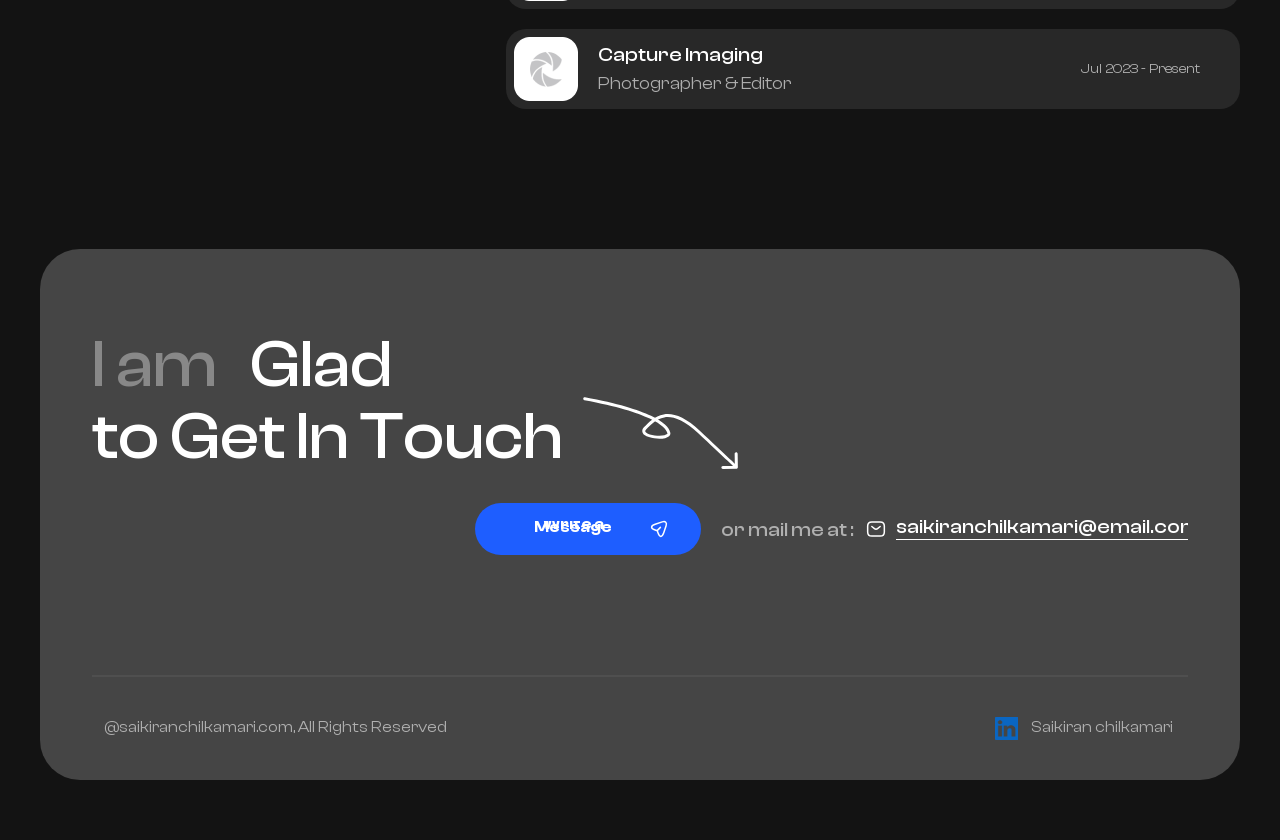
<file: about.html>
<!DOCTYPE html>
<html lang="en">
  <head>
    <meta charset="UTF-8" />
    <meta name="viewport" content="width=device-width, initial-scale=1.0" />
    <title>Document</title>
    <link rel="stylesheet" href="./about.css" />
    <link rel="stylesheet" href="./global.css" />
    <link rel="stylesheet" href="./fonts.css" />



  </head>
  <body>
    <header class="container scroll">
      <nav class="navbar">
        <div class="logo">
          <a href="index.html"> <img src="./images/Logo.svg" alt="" /> </a>
        </div>
        <div class="nav-list-links" id="nav-list-links">
          <ul class="nav-links">
            <li>
              <a href="./about.html" class="btn">
                <p class="main-btn">
                  <span class="span1-btn">About me</span>
                  <span class="span2-btn">About me</span>
                </p>
              </a>
            </li>
            <li>
              <a href="./project-list.html" class="btn">
                <p class="main-btn">
                  <span class="span1-btn">Projects</span>
                  <span class="span2-btn">Projects</span>
                </p>
              </a>
            </li>
            <li>
              <a href="./index.html#case-study" class="btn">
                <p class="main-btn">
                  <span class="span1-btn">Case Studies</span>
                  <span class="span2-btn">Case Studies</span>
                </p>
              </a>
            </li>
            <li class="nav-cotact">
              <a href="./form.html" class="btn">
                <p class="main-btn">
                  <span class="span1-btn">Contact</span>
                  <span class="span2-btn">Contact</span>
                </p>
              </a>
            </li>
          </ul>
        </div>
 
        <div class="hamburger" id="hamburger">
          <span></span>
          <span></span>
          <span></span>
        </div>
      </nav>
    </header> 
    
    <main>
      <section id="about-title">
        <div class="about-title-main mt container">
            
          <h2 class="title">
            <img src="./images/about/Ellipse 1.png" alt="" />
            <span> Hello, I'm   </span> Saikiran Chilkamari UX/UI & Product
            Designer
          </h2>
        </div>
      </section>

      <section id="about-banner">
        <div class="about-banner-main mt container">
          <div class="banner-img">
            <img src="./images/about/about-banner.png" alt="" />
          </div>
          <div class="banner-text">
            <p class="para">
              I’m passionate about creating designs that make a difference. My
              journey into the world of design began not just as a career choice
              but as a way to express myself and connect with others. Over the
              years, I’ve come to realize that design isn’t just about how
              things look it’s about how they work, how they feel, and most
              importantly, how they impact people’s lives.
            </p>
            <p class="para">
              As dedicated UX/UI and Product Designer with a passion for
              transforming complex problems into intuitive and engaging digital
              experiences. My design journey spans several years, evolving from
              capturing moments through photography to creating dynamic user
              interfaces and innovative product solutions.
            </p>
          </div>
        </div>
      </section>

      <section id="about-lists">
        <div class="about-lists-main mt container">
          <div class="about-list">
            <h3>The Beginning of MY Career</h3>
            <p class="para">
              started with a camera in hand, capturing moments and stories
              through the lens. As a Photographer & Editor, I learned the art of
              storytelling and developed a keen eye for detail. It was in these
              early years that I discovered the power of visuals and how they
              can convey emotions, tell stories, and even change perspectives.
            </p>
          </div>
          <div class="about-list">
            <h3>Finding My Path as Graphic Designer</h3>
            <p class="para">
              I found a new way to channel my creativity. I loved the challenge
              of turning ideas into visuals that could communicate a message or
              build a brand’s identity. This phase of my journey taught me the
              importance of creativity with purpose, where every design decision
              has a reason and contributes to a larger goal.
            </p>
          </div>
          <div class="about-list">
            <h3>Evolving into UX/UI Design</h3>
            <p class="para">
              My curiosity led me to the world of UX/UI design, where I could
              blend my love for visuals with a deep understanding of user needs.
              It wasn’t just about making things look good it was about making
              them work seamlessly, creating experiences that feel intuitive and
              natural. I dove headfirst into this field, learning everything I
              could about user-centered design, wireframing, and prototyping.
            </p>
          </div>
          <div class="about-list">
            <h3>Leading with Passion</h3>
            <p class="para">
              As a UX/UI & Product Designer, I’ve had the privilege of leading
              design teams and contributing to over 50+ projects. Each project
              has been a unique journey, with its own set of challenges and
              rewards. What drives me is the opportunity to solve real problems,
              to create designs that are not only beautiful but also functional,
              and to work with amazing people who share my passion for making a
              difference.
            </p>
          </div>
          <div class="about-list">
            <h3>Beyond the Screen</h3>
            <p class="para">
              You’ll find me expanding my horizons in various ways. I’m always
              eager to learn new skills, whether it’s diving into the latest
              design tools or exploring entirely new fields. I also enjoy
              unwinding by watching movies, series and anime—there’s something
              about storytelling in different mediums that fuels my creativity.
              Music is my constant companion, providing the perfect backdrop to
              both work and relaxation. Traveling is another passion of mine
              exploring new places and cultures always brings fresh inspiration.
              And when I want to lose myself in another world, I turn to books,
              which offer endless possibilities for learning and imagination.
            </p>
          </div>
        </div>
      </section>

      <section id="experience">
        <div class="experience-main mt container">
          <div class="ex-title intro-line-parent">
            <h2 class="title">My <span> Experience </span></h2>
            <p class="para line">
              Throughout my career, I have had the opportunity to immerse myself
              in various facets of design,My skills and expanding my expertise.
              Here’s a look at my professional Experience
            </p>
          </div>
          <div class="ex-lists">
            <ul>
              <li>
                <div class="list-main">
                  <div class="img-text-ex">
                    <div>
                      <img src="./images/about/Par Solution.png" alt="" />
                    </div>
                    <div>
                      <h3>Par Solution</h3>
                      <p class="para">UX/UI & Product Designer (Team Lead)</p>
                    </div>
                  </div>
                  <div class="ex-dates">Jul 2023 - Present</div>
                </div>
              </li>
              <li>
                <div class="list-main">
                  <div class="img-text-ex">
                    <div>
                      <img
                        src="./images/about/Darwin Technologies.png"
                        alt=""
                      />
                    </div>
                    <div>
                      <h3>Darwin Technologies</h3>
                      <p class="para">UX/UI Designer Intern</p>
                    </div>
                  </div>
                  <div class="ex-dates">Jul 2023 - Present</div>
                </div>
              </li>
              <li>
                <div class="list-main">
                  <div class="img-text-ex">
                    <div>
                      <img src="./images/about/Creative Art.png" alt="" />
                    </div>
                    <div>
                      <h3>Creative Art</h3>
                      <p class="para">Graphic Designer</p>
                    </div>
                  </div>
                  <div class="ex-dates">Jul 2023 - Present</div>
                </div>
              </li>
              <li>
                <div class="list-main">
                  <div class="img-text-ex">
                    <div>
                      <img src="./images/about/Capture Imaging.png" alt="" />
                    </div>
                    <div>
                      <h3>Capture Imaging</h3>
                      <p class="para">Photographer & Editor</p>
                    </div>
                  </div>
                  <div class="ex-dates">Jul 2023 - Present</div>
                </div>
              </li>
            </ul>
          </div>
        </div>
      </section>

      <footer id="footer" class="container mt">
        <div class="footer-main">
          <div class="footer-top">
            <div class="footer-title">
              <h1>
                I am
                <span>
                  &nbsp; Glad <br />
                  to Get In Touch
                </span>
              </h1>
              <div class="photo">
                <svg
                  xmlns="http://www.w3.org/2000/svg"
                  width="155"
                  height="72"
                  viewBox="0 0 155 72"
                  fill="none"
                >
                  <path
                    d="M1.99549 0.187068C1.18057 0.0380399 0.399146 0.577845 0.250118 1.39276C0.101089 2.20767 0.640895 2.9891 1.45581 3.13813L1.99549 0.187068ZM116.296 35.2748L117.321 34.1796L116.296 35.2748ZM153.403 71.6669C154.231 71.6532 154.891 70.9707 154.878 70.1424L154.655 56.6442C154.641 55.8159 153.958 55.1555 153.13 55.1692C152.302 55.1829 151.641 55.8654 151.655 56.6937L151.853 68.6921L139.855 68.8903C139.027 68.904 138.366 69.5866 138.38 70.4149C138.394 71.2432 139.076 71.9036 139.904 71.8899L153.403 71.6669ZM1.45581 3.13813C33.9957 9.08892 54.3356 15.5964 66.7673 21.5577C79.287 27.5611 83.4652 32.8544 84.3516 36.1664L87.2496 35.3908C86.0041 30.7369 80.7478 24.9345 68.0644 18.8526C55.2931 12.7285 34.6614 6.16091 1.99549 0.187068L1.45581 3.13813ZM84.3516 36.1664C84.4184 36.4158 84.3978 36.5704 84.364 36.674C84.3275 36.7856 84.2417 36.9388 84.0345 37.1249C83.5863 37.5272 82.7337 37.9351 81.4308 38.2385C78.864 38.8364 75.2168 38.8789 71.6978 38.3898C68.1371 37.8949 65.0256 36.8993 63.3752 35.6532C62.5649 35.0414 62.3096 34.5264 62.2735 34.1598C62.2394 33.8143 62.3594 33.1775 63.2969 32.2128L61.1455 30.122C59.8703 31.4342 59.1344 32.8981 59.288 34.4544C59.4395 35.9897 60.4156 37.1777 61.5675 38.0474C63.8416 39.7644 67.5779 40.846 71.2848 41.3612C75.0335 41.8822 79.074 41.8678 82.1113 41.1603C83.6106 40.8112 85.0392 40.2544 86.0385 39.3573C86.555 38.8937 86.9845 38.3135 87.2158 37.6053C87.4497 36.889 87.4493 36.1371 87.2496 35.3908L84.3516 36.1664ZM63.2969 32.2128C67.7938 27.5856 73.2357 21.7749 81.2118 20.4124C89.0792 19.0684 99.9294 22.0138 115.272 36.3701L117.321 34.1796C101.68 19.5437 89.9184 15.8816 80.7066 17.4552C71.6036 19.0102 65.4994 25.6419 61.1455 30.122L63.2969 32.2128ZM115.272 36.3701C140.061 59.5664 150.313 69.289 152.335 71.2452L154.421 69.0891C152.377 67.1119 142.105 57.3708 117.321 34.1796L115.272 36.3701Z"
                    fill="white"
                  />
                </svg>
              </div>
            </div>
            <div class="btn-with-mail-photo">
              <div class="btn-text">
                <a href="#" class="btn footer-btn">
                  <p class="main-btn">
                    <span class="span1-btn">Write a Message</span>
                    <span class="span2-btn">Write a Message</span>
                  </p>
                  <img src="./images/Arrow.svg" alt="" />
                </a>

                <div class="mail-div">
                  <span class="span"
                    >or mail me at : &nbsp;
 
                    &nbsp;
                  </span>

                  <a href="#" class="btn footer-mail">
                    <svg
                    xmlns="http://www.w3.org/2000/svg"
                    width="20"
                    height="20"
                    viewBox="0 0 20 20"
                    fill="none"
                  >
                    <path
                      d="M14.1667 17.0832H5.83335C3.33335 17.0832 1.66669 15.8332 1.66669 12.9165V7.08317C1.66669 4.1665 3.33335 2.9165 5.83335 2.9165H14.1667C16.6667 2.9165 18.3334 4.1665 18.3334 7.08317V12.9165C18.3334 15.8332 16.6667 17.0832 14.1667 17.0832Z"
                      stroke="white"
                      stroke-width="1.5"
                      stroke-miterlimit="10"
                      stroke-linecap="round"
                      stroke-linejoin="round"
                    />
                    <path
                      d="M14.1666 7.5L11.5583 9.58333C10.7 10.2667 9.29164 10.2667 8.43331 9.58333L5.83331 7.5"
                      stroke="white"
                      stroke-width="1.5"
                      stroke-miterlimit="10"
                      stroke-linecap="round"
                      stroke-linejoin="round"
                    />
                  </svg>
                    <p class="main-btn">
                      <span class="span1-btn"
                        >saikiranchilkamari@email.com
                      </span>
                      <span class="span2-btn"
                        >saikiranchilkamari@email.com
                      </span>
                    </p>
                  </a>
                </div>
              </div>
            </div>
          </div>

          <div class="copy-rights">
            <p>@saikiranchilkamari.com, All Rights Reserved</p>

            <a href="#" class="btn linkedin">
              <img
                src="./images/project1/LinkedIn-Blue-72-Γö¼┬½@2x 1 (1).svg"
                alt=""
              />
              <p class="main-btn">
                <span class="span1-btn">Saikiran chilkamari </span>
                <span class="span2-btn">Saikiran chilkamari</span>
              </p>
            </a>
          </div>
        </div>
      </footer>
    </main>

    <script src="./script.js"></script>

  </body>
</html>
</file>
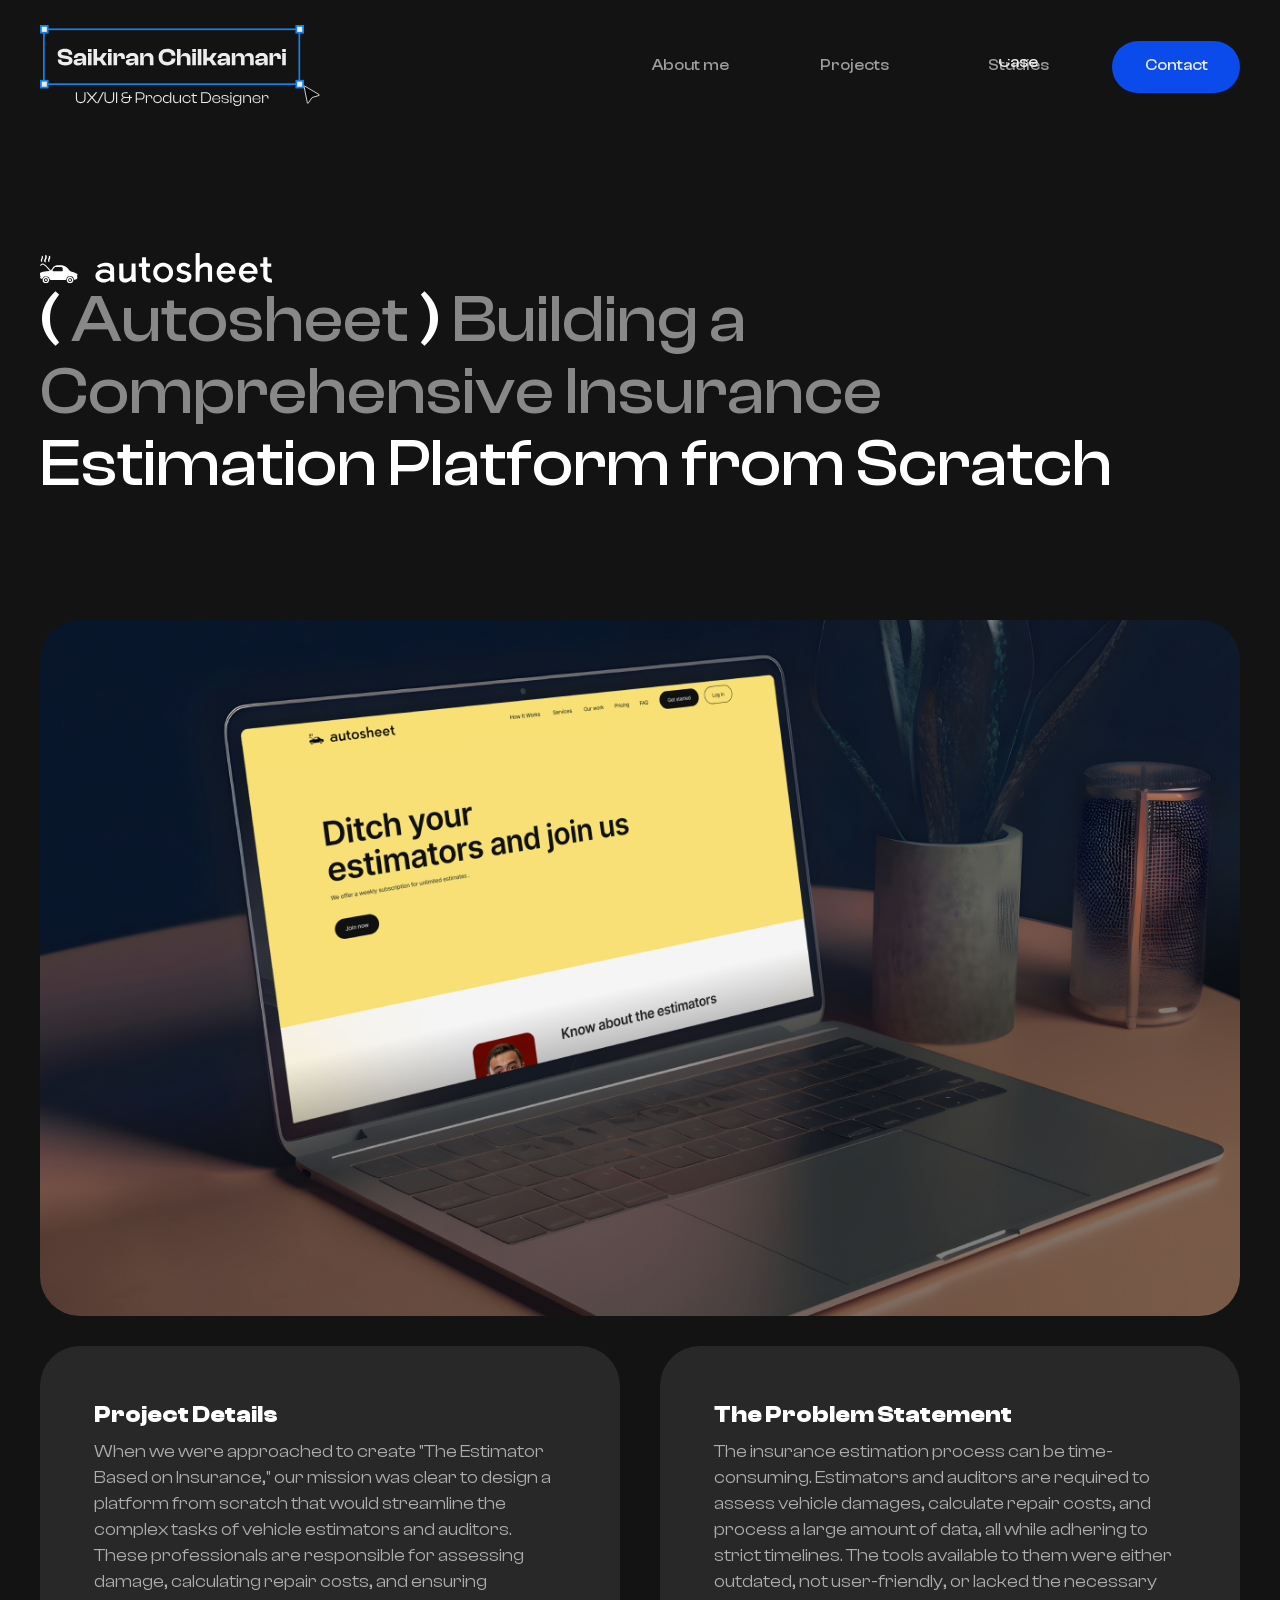
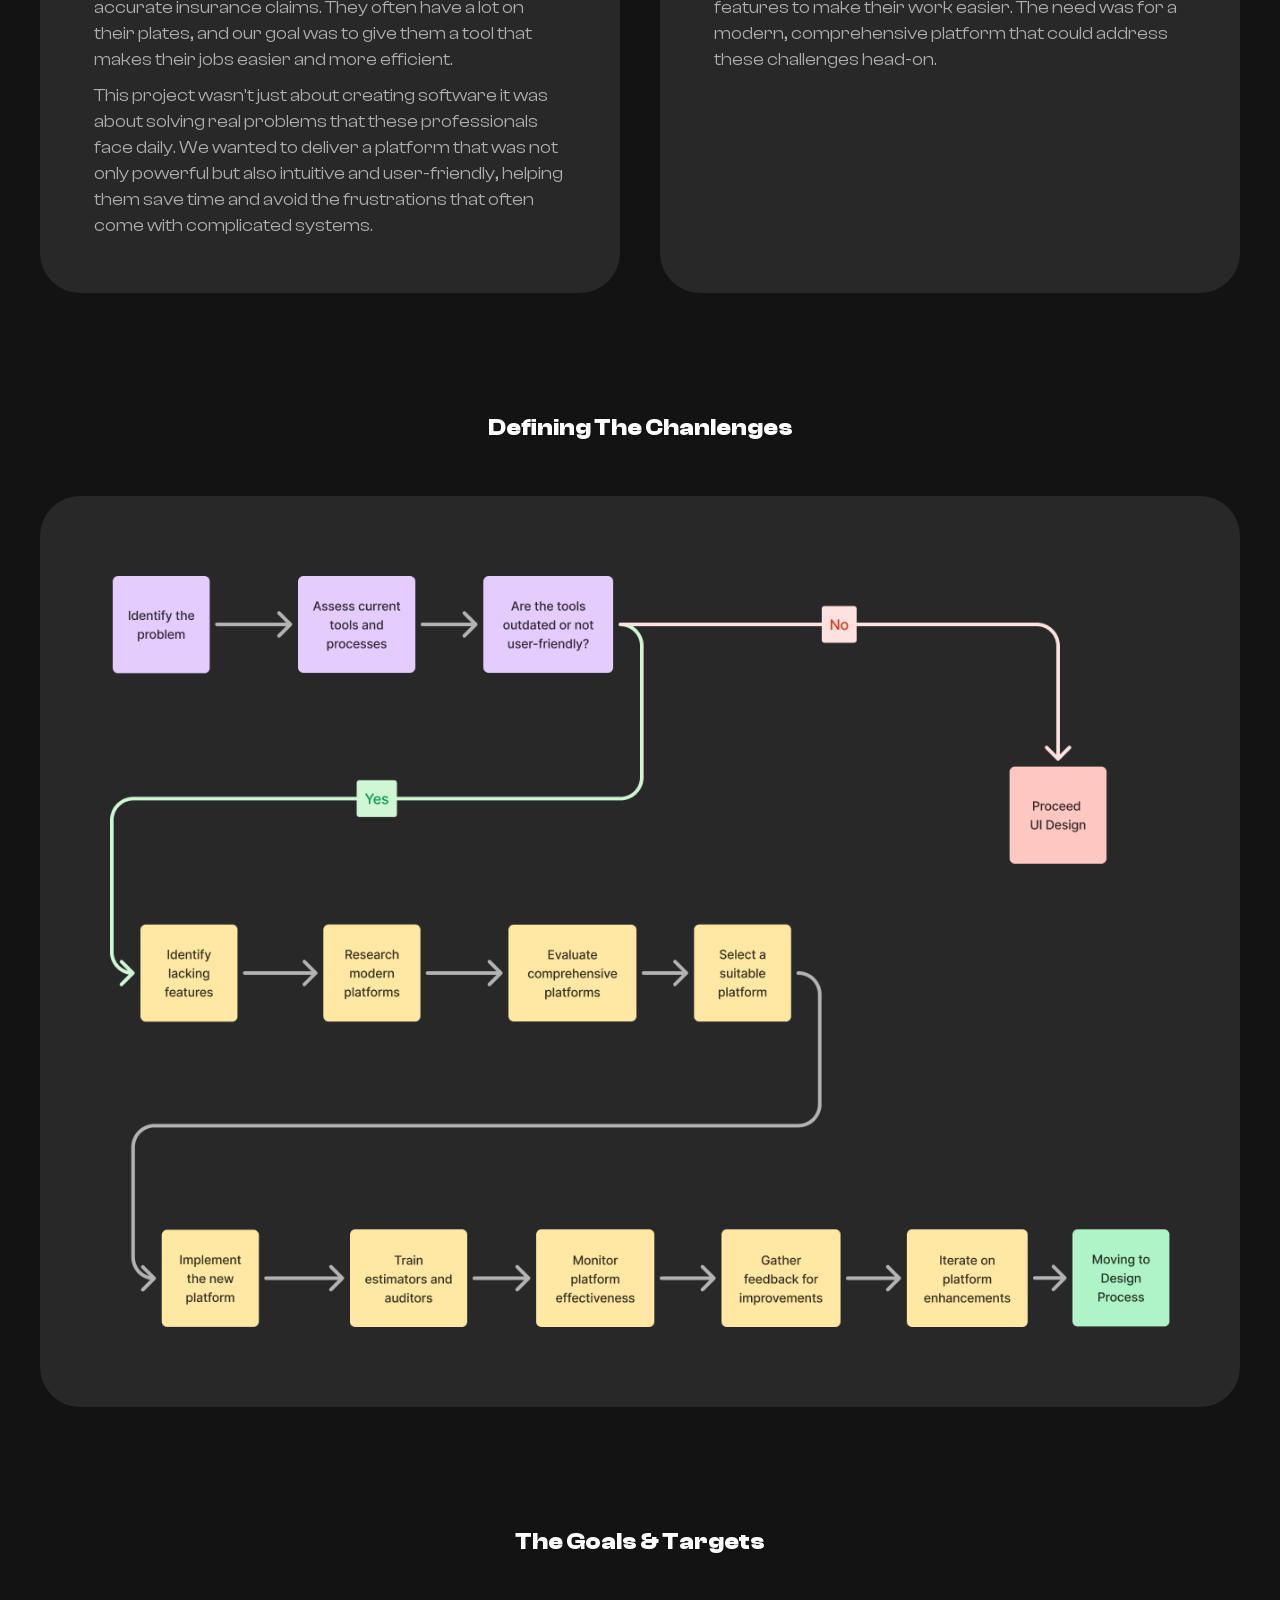
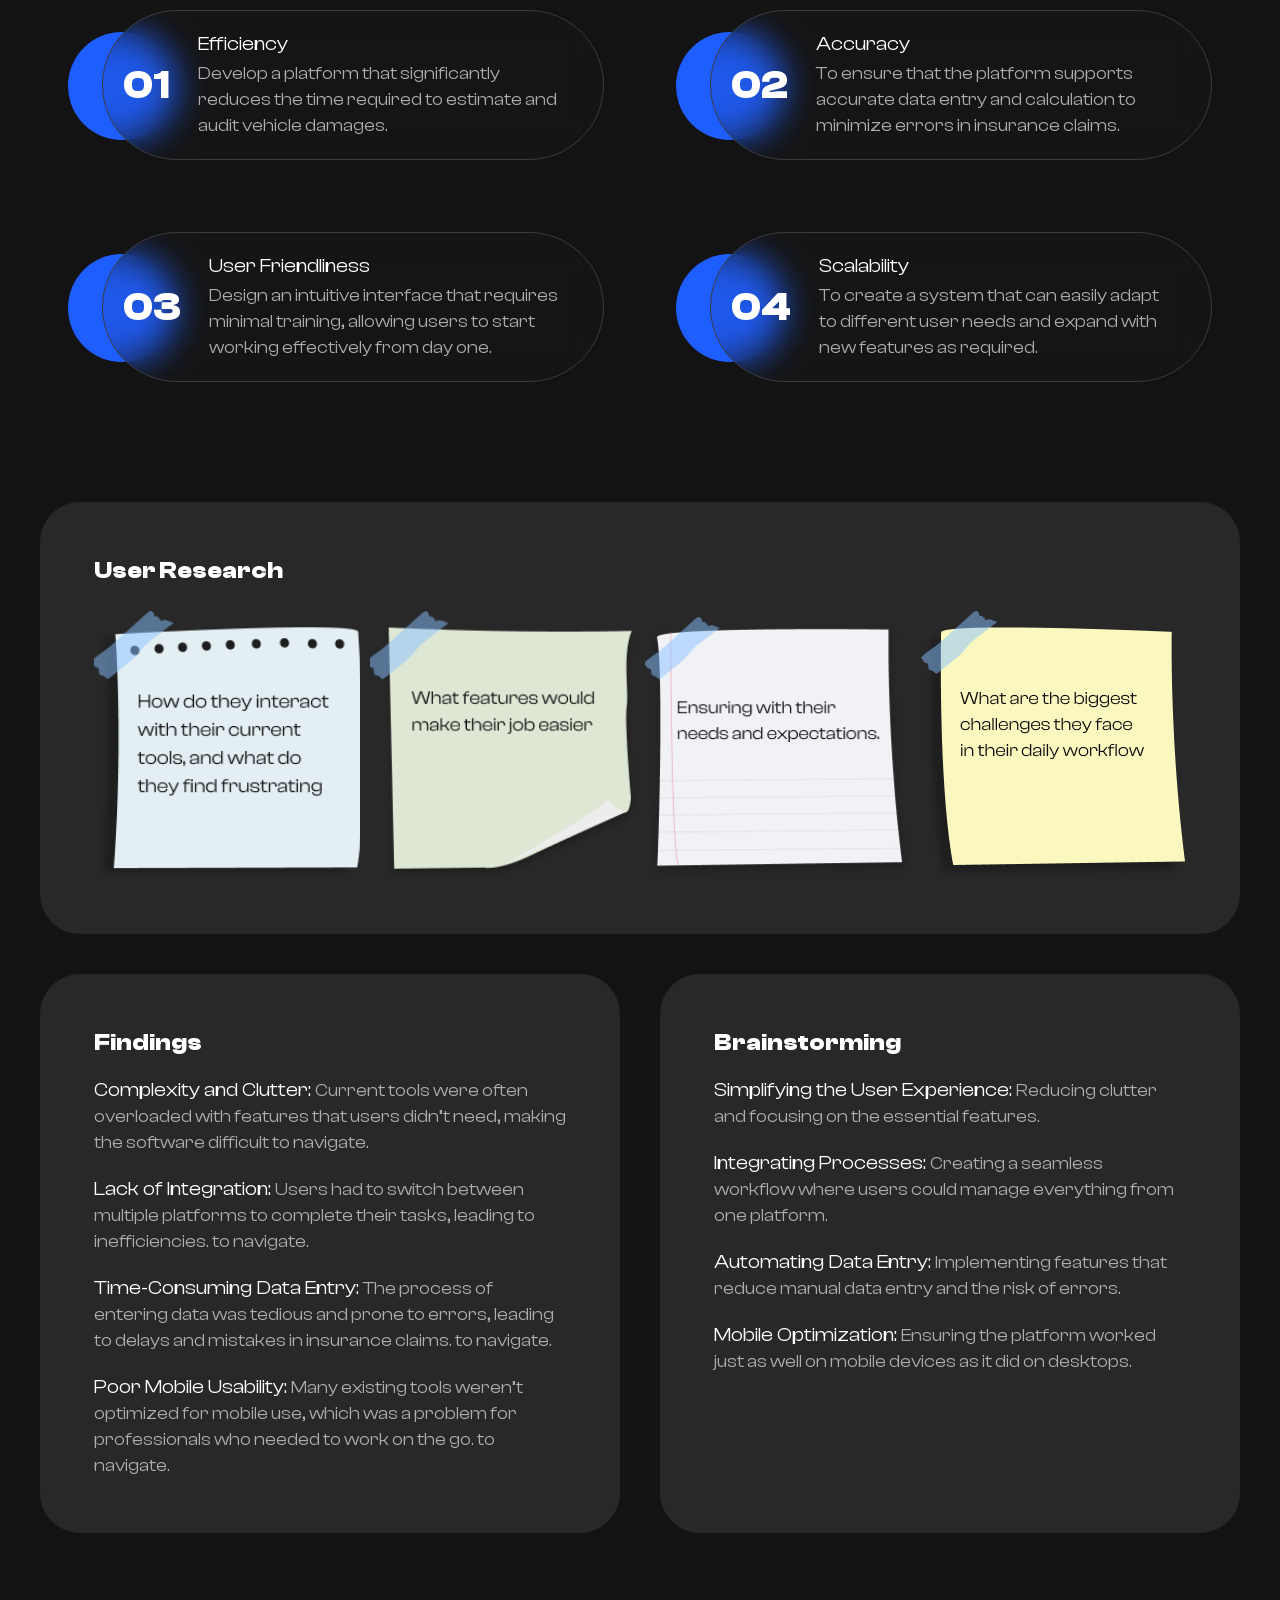
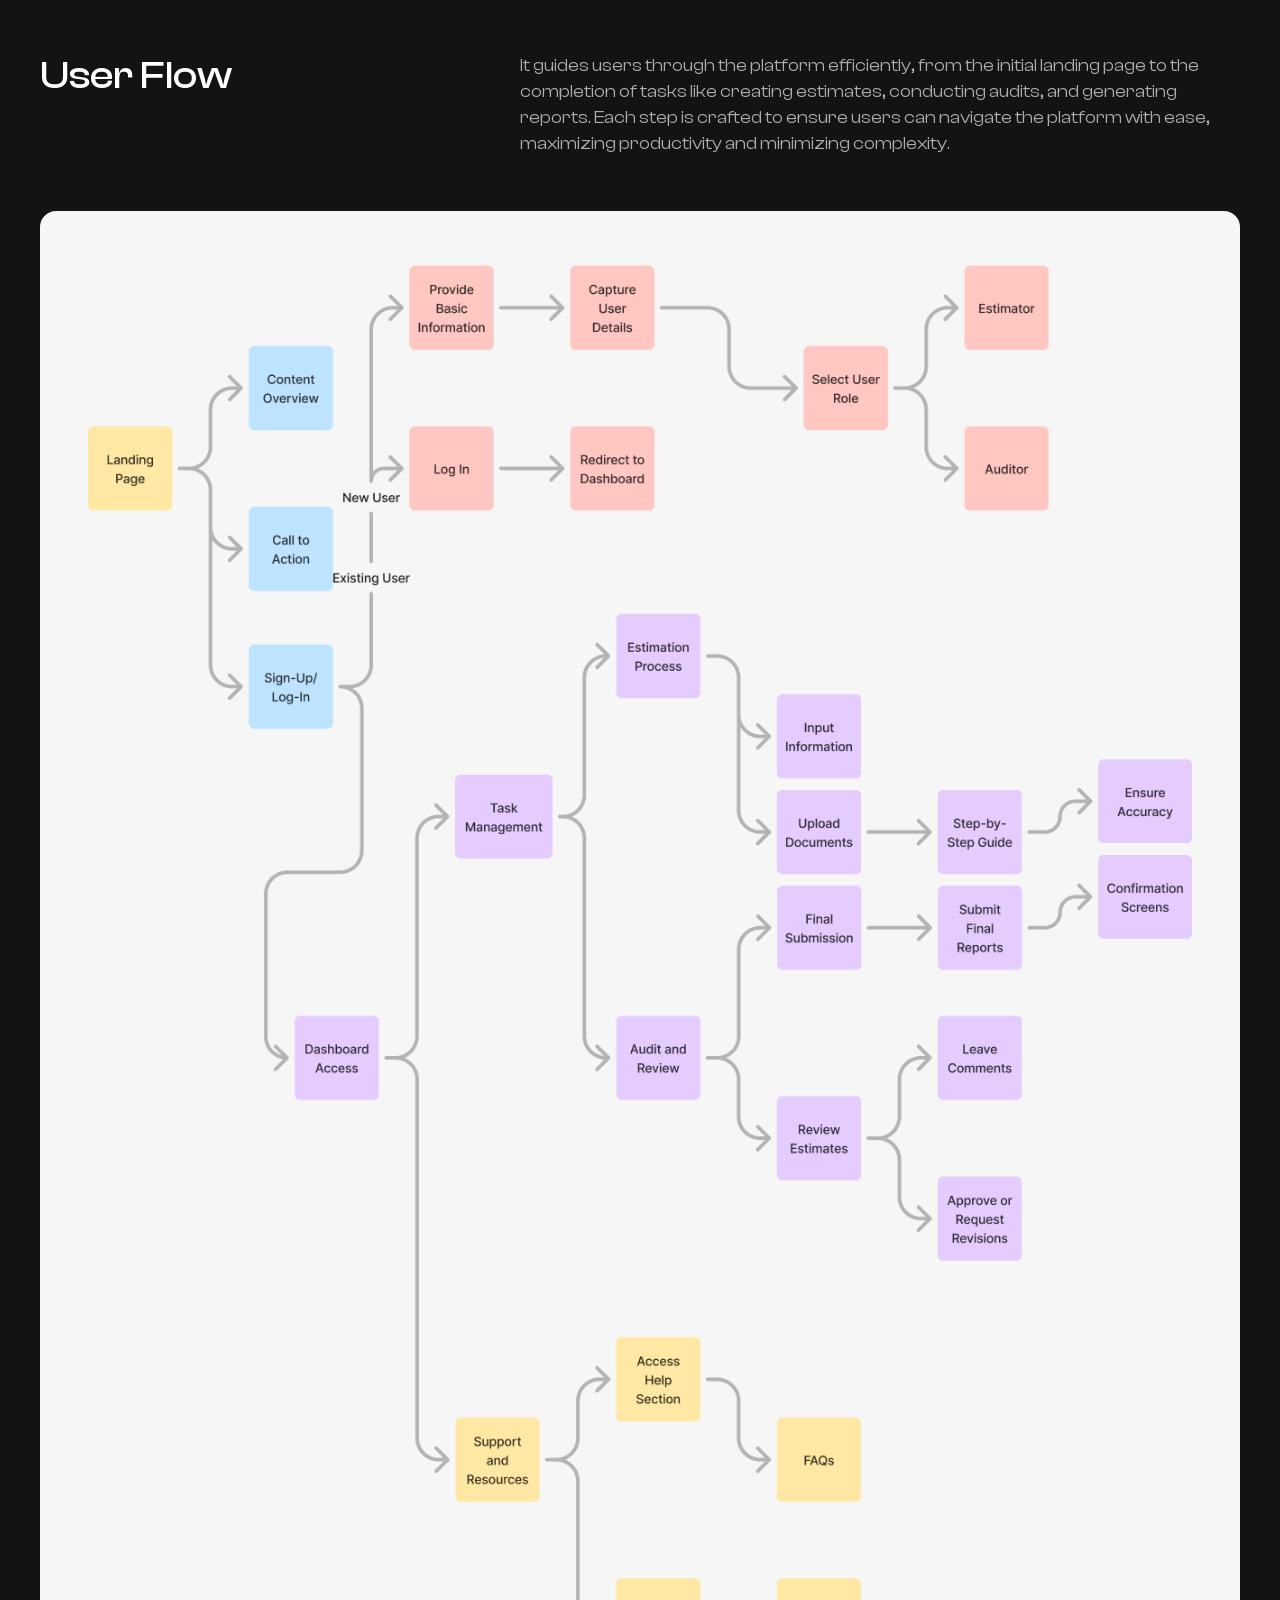
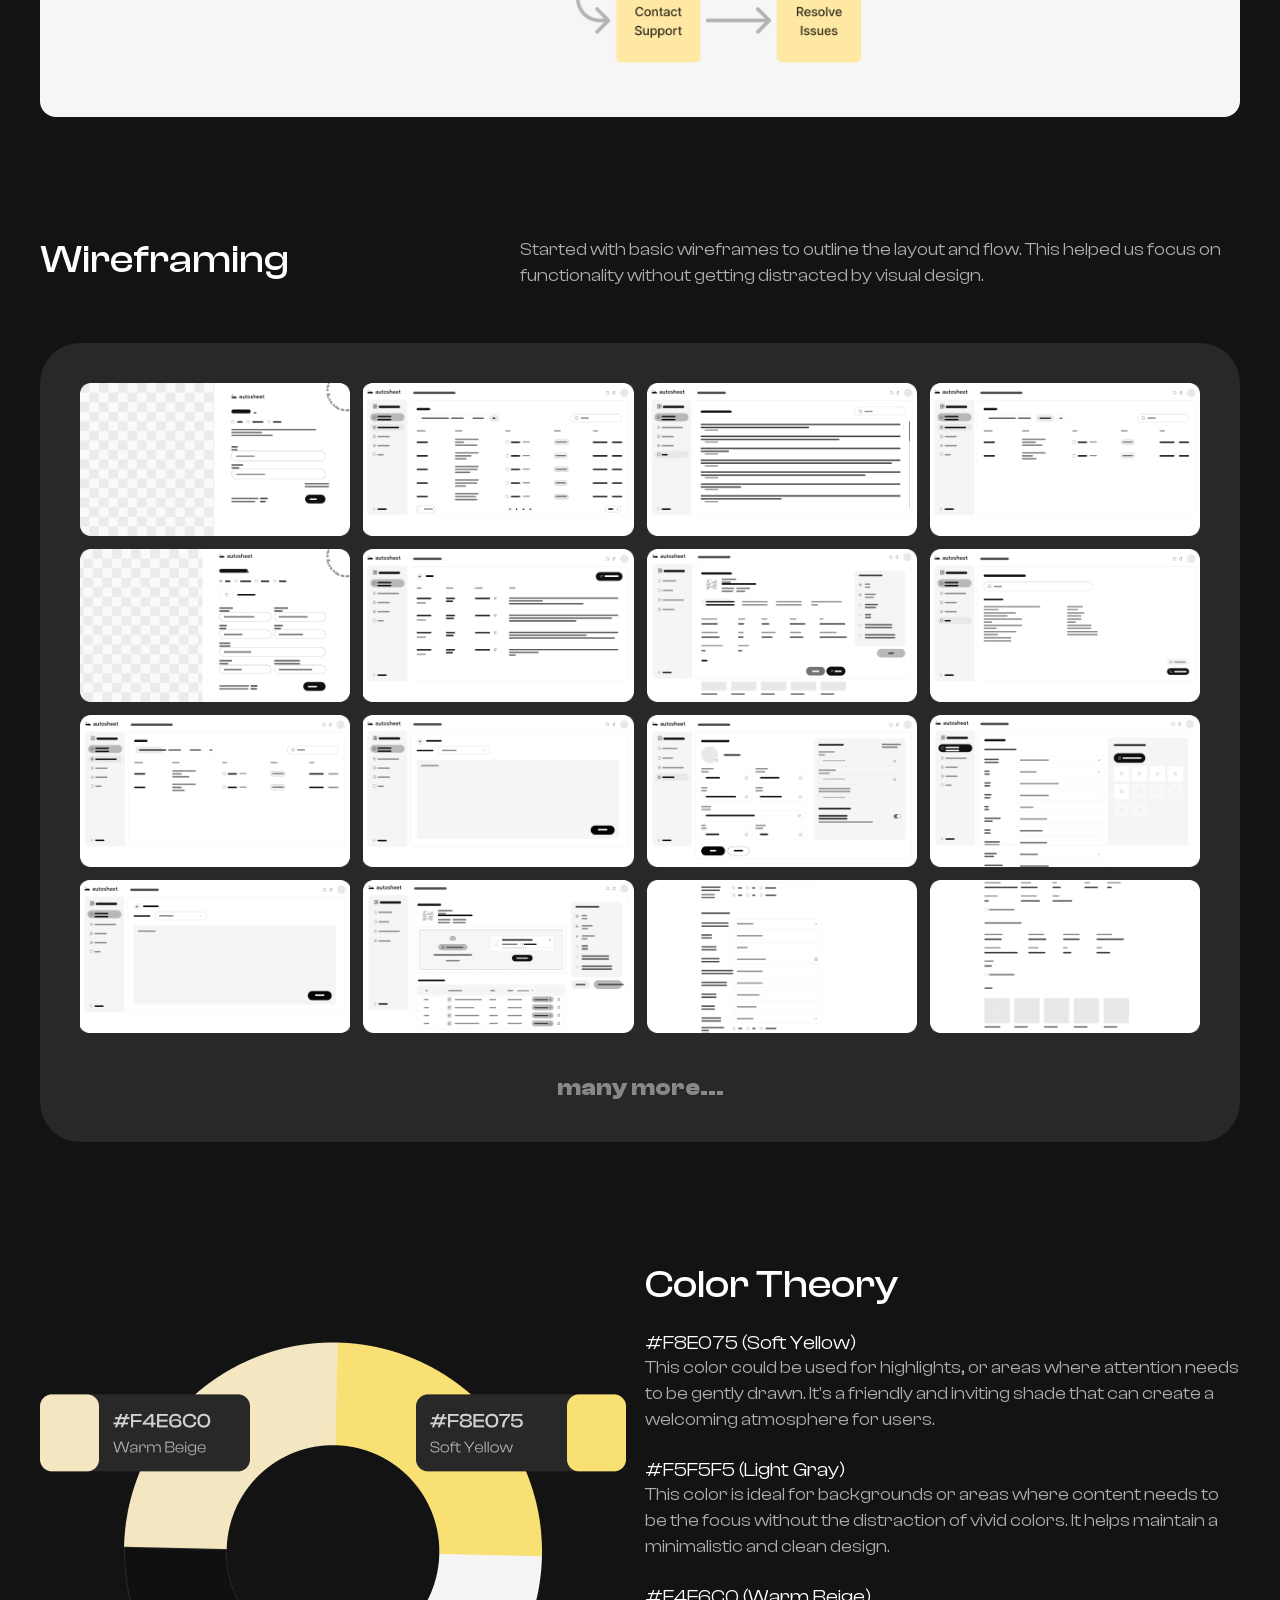
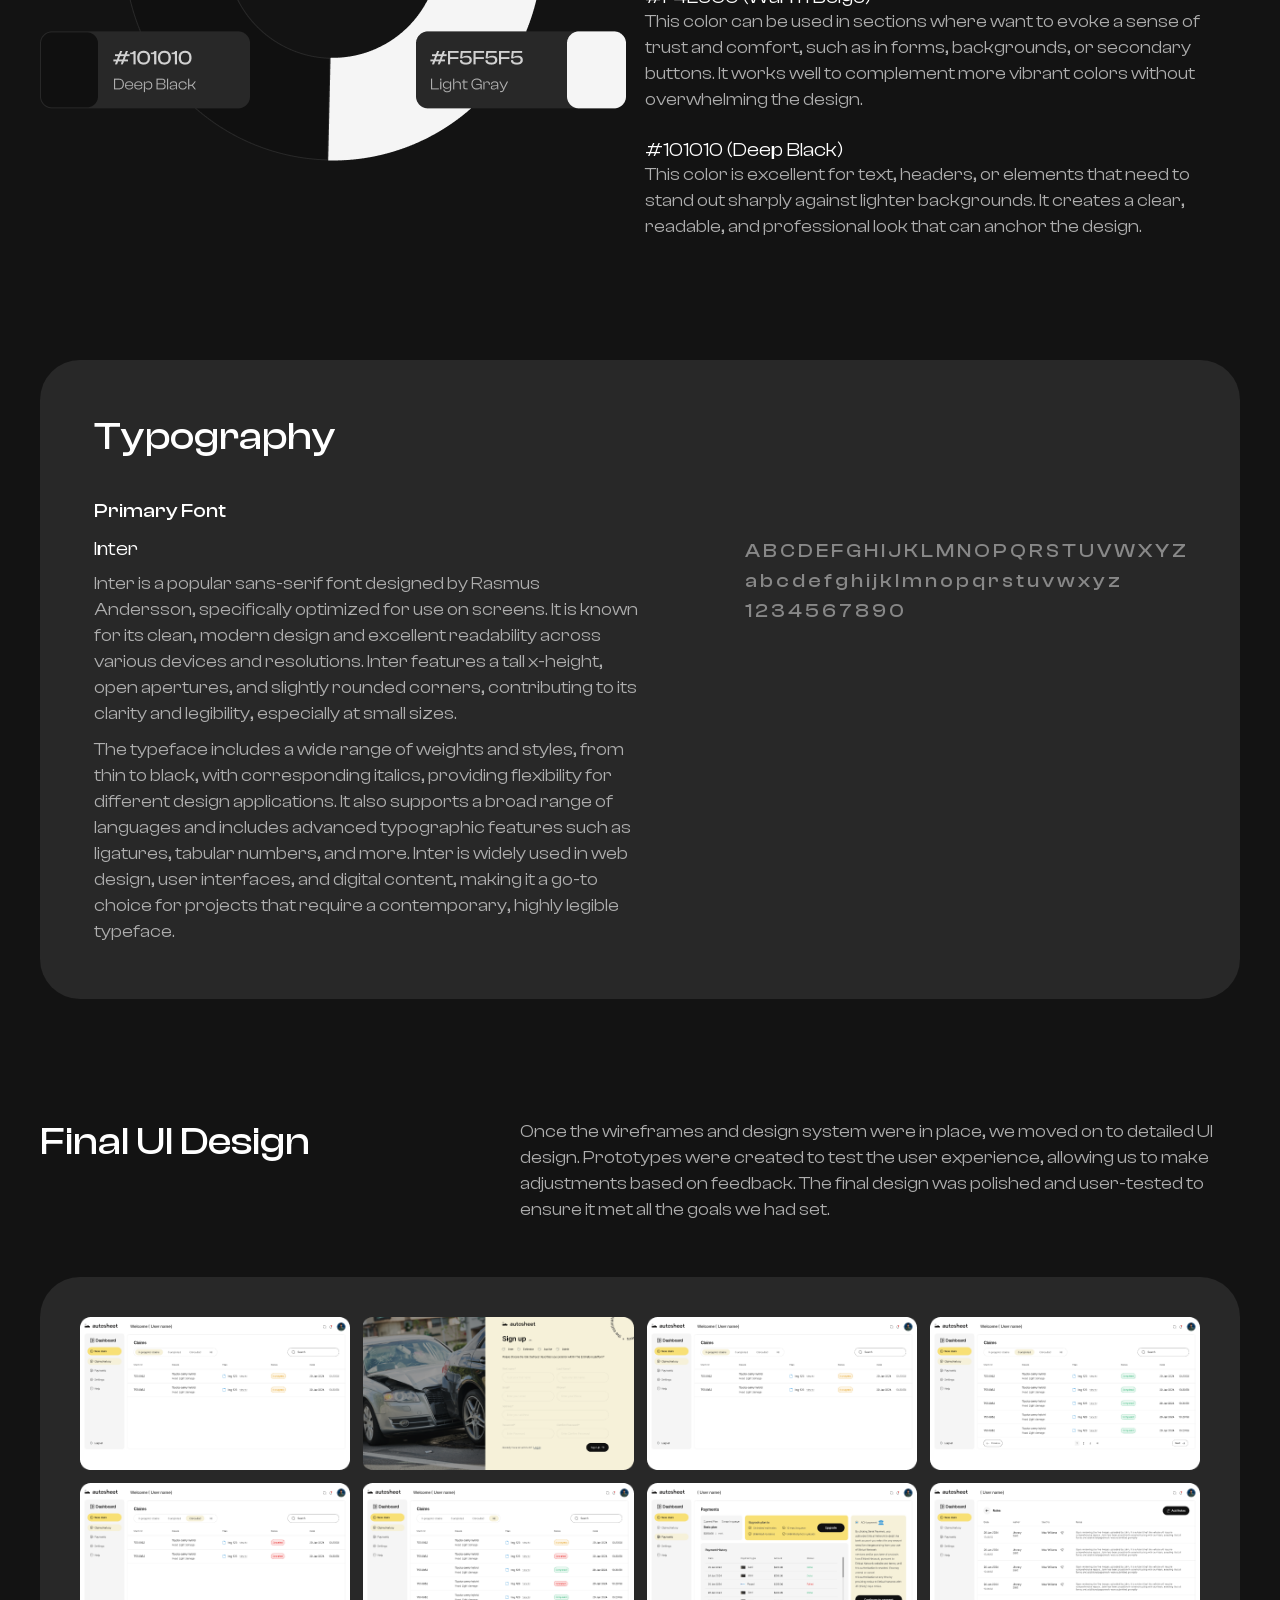
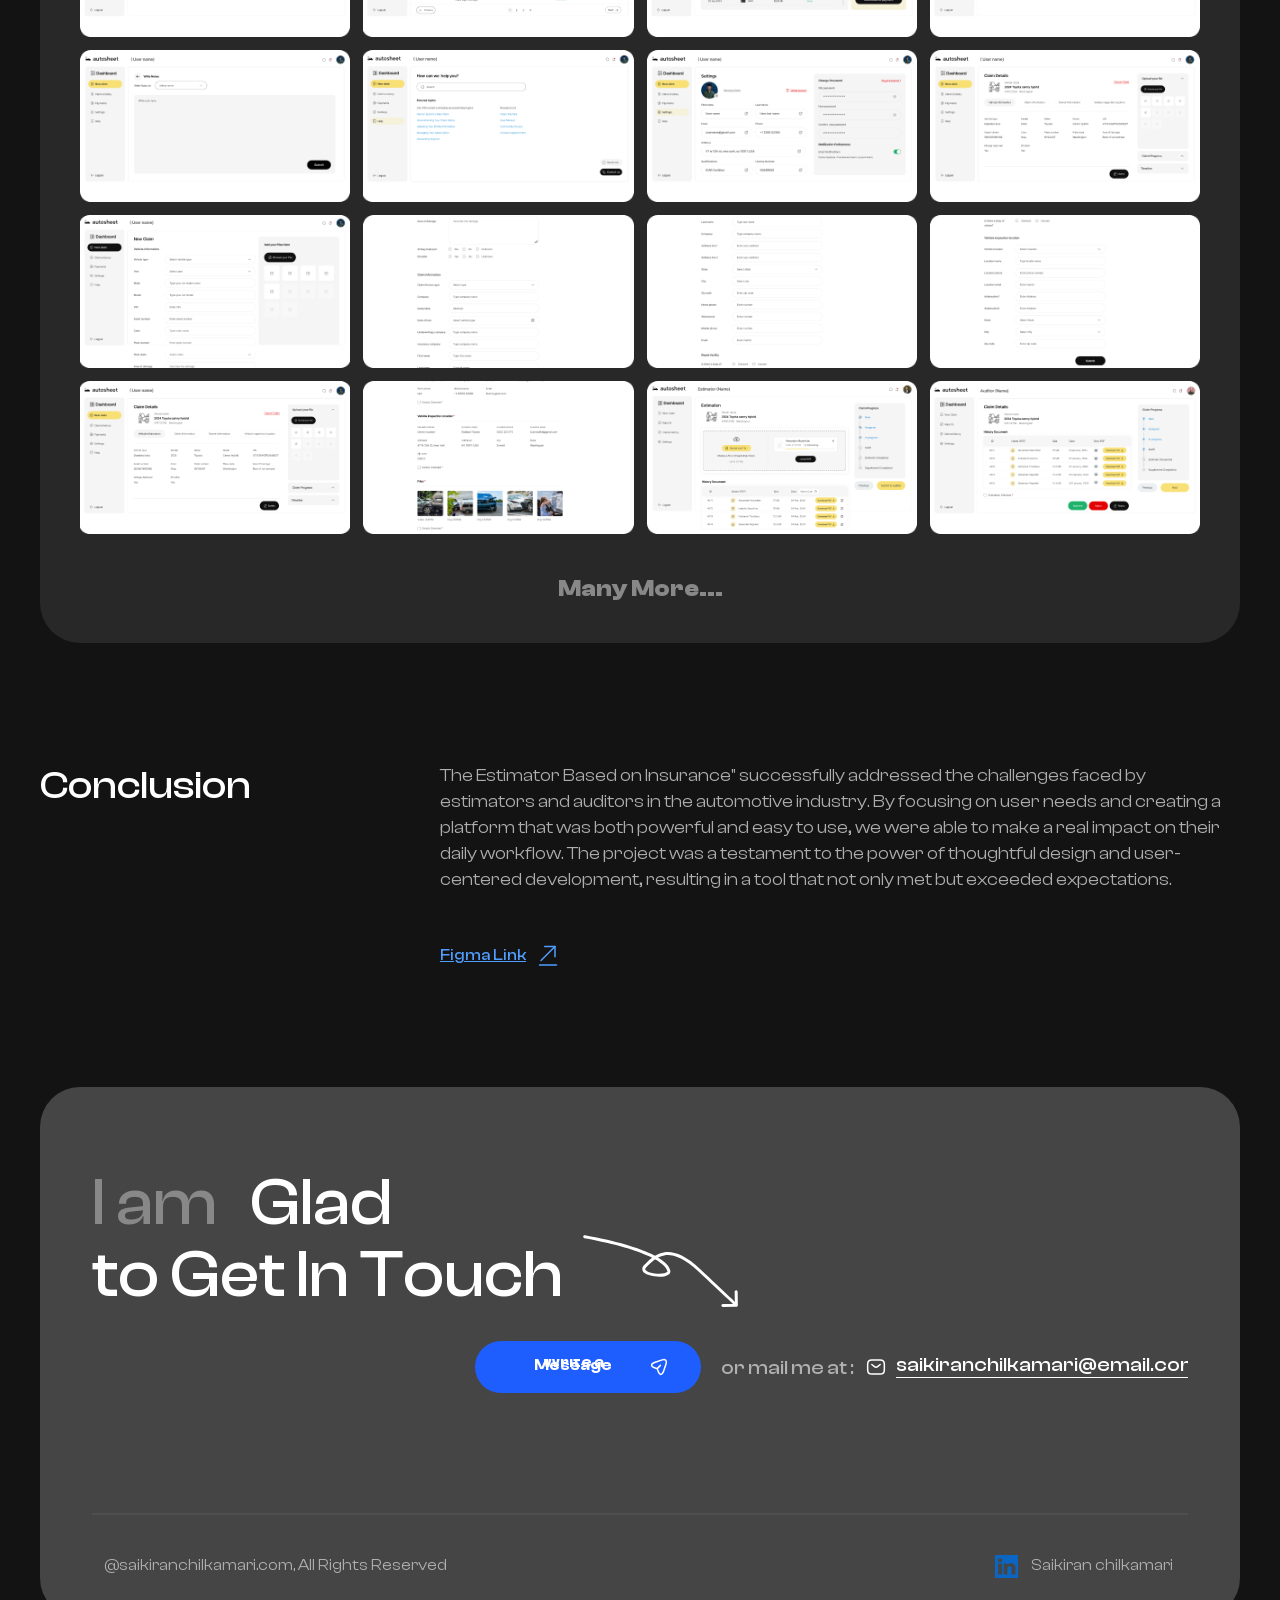
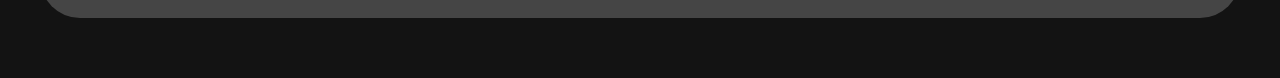
<file: casestudy1.html>
<!DOCTYPE html>
<html lang="en">
  <head>
    <meta charset="UTF-8" />
    <meta name="viewport" content="width=device-width, initial-scale=1.0" />
    <title>Document</title>
    <link rel="stylesheet" href="./casestudy.css" />
    <link rel="stylesheet" href="./fonts.css" />
    <link rel="stylesheet" href="./global.css" />

  </head>
  <body>
    <header class="container scroll">
      <nav class="navbar">
        <div class="logo">
          <a href="index.html"> <img src="./images/Logo.svg" alt="" /> </a>
        </div>
        <div class="nav-list-links" id="nav-list-links">
          <ul class="nav-links">
            <li>
              <a href="./about.html" class="btn">
                <p class="main-btn">
                  <span class="span1-btn">About me</span>
                  <span class="span2-btn">About me</span>
                </p>
              </a>
            </li>
            <li>
              <a href="./project-list.html" class="btn">
                <p class="main-btn">
                  <span class="span1-btn">Projects</span>
                  <span class="span2-btn">Projects</span>
                </p>
              </a>
            </li>
            <li>
              <a href="./index.html#case-study" class="btn">
                <p class="main-btn">
                  <span class="span1-btn">Case Studies</span>
                  <span class="span2-btn">Case Studies</span>
                </p>
              </a>
            </li>
            <li class="nav-cotact">
              <a href="./form.html" class="btn">
                <p class="main-btn">
                  <span class="span1-btn">Contact</span>
                  <span class="span2-btn">Contact</span>
                </p>
              </a>
            </li>
          </ul>
        </div>
 
        <div class="hamburger" id="hamburger">
          <span></span>
          <span></span>
          <span></span>
        </div>
      </nav>
    </header> 
    
    <main>
      <section id="casestudy-title">
        <div class="casestudy-title-main container mt">
          <div class="case-title-svg">
            <img src="./images/case1/Asset 1 1.svg" alt="" />
          </div>

          <div class="case-title-text">
            <h1>
              <span> (</span> Autosheet <span>) </span> Building a Comprehensive
              Insurance <span> Estimation Platform from Scratch </span>
            </h1>
          </div>
        </div>
      </section>

      <section id="case-banner">
        <div class="case-banner container mt">
          <img src="./images/case1/Rectangle 22.png" alt="" />
        </div>
      </section>

      <section id="details-statement">
        <div class="details-statement-main grid-main container">
          <div class="project-details case-title">
            <h2>Project Details</h2>
            <p class="para">
              When we were approached to create "The Estimator Based on
              Insurance," our mission was clear to design a platform from
              scratch that would streamline the complex tasks of vehicle
              estimators and auditors. These professionals are responsible for
              assessing damage, calculating repair costs, and ensuring accurate
              insurance claims. They often have a lot on their plates, and our
              goal was to give them a tool that makes their jobs easier and more
              efficient.
            </p>
            <p class="para">
              This project wasn't just about creating software it was about
              solving real problems that these professionals face daily. We
              wanted to deliver a platform that was not only powerful but also
              intuitive and user-friendly, helping them save time and avoid the
              frustrations that often come with complicated systems.
            </p>
          </div>
          <div class="problem-statement case-title">
            <h2>The Problem Statement</h2>
            <p class="para">
              The insurance estimation process can be time-consuming. Estimators
              and auditors are required to assess vehicle damages, calculate
              repair costs, and process a large amount of data, all while
              adhering to strict timelines. The tools available to them were
              either outdated, not user-friendly, or lacked the necessary
              features to make their work easier. The need was for a modern,
              comprehensive platform that could address these challenges
              head-on.
            </p>
          </div>
        </div>
      </section>

      <section id="challenges">
        <div class="challenges-main container mt">
          <h2 class="challenges-title">Defining The Chanlenges</h2>
          <div class="challenges-img">
            <img src="./images/case1/Frame 104.png" alt="" />
          </div>
        </div>
      </section>

      <section id="targets">
        <div class="targets-main container mt">
            <div class="targets-main-section">
              <h2 class="target-title"> The Goals & Targets </h2>
              <div class="target-cards">
                <div class="extra">
                  <div class="round"></div>
                  <div class="card">
                    <div class="card-number">
                      <h3>01</h3>
                    </div>
                    <div class="card-text">
                      <h3>Efficiency</h3>
                      <p class="para">Develop a platform that significantly reduces the time required to estimate and audit vehicle damages.</p>
                      
                    </div>
                  </div>
                </div>
                <div class="extra">
                  <div class="round"></div>
                  <div class="card">
                    <div class="card-number">
                      <h3>02</h3>
                    </div>
                    <div class="card-text">
                      <h3>Accuracy</h3>
                      <p class="para">To ensure that the platform supports accurate data entry and calculation to minimize errors in insurance claims.</p>
                      
                    </div>
                  </div>
                </div>
                <div class="extra">
                  <div class="round"></div>
                  <div class="card">
                    <div class="card-number">
                      <h3>03</h3>
                    </div>
                    <div class="card-text">
                      <h3>User Friendliness</h3>
                      <p class="para">Design an intuitive interface that requires minimal training, allowing users to start working effectively from day one.</p>
                      
                    </div>
                  </div>
                </div>
                <div class="extra">
                  <div class="round"></div>
                  <div class="card">
                    <div class="card-number">
                      <h3>04</h3>
                    </div>
                    <div class="card-text">
                      <h3>Scalability</h3>
                      <p class="para">To create a system that can easily adapt to different user needs and expand with new features as required.</p>
                      
                    </div>
                  </div>
                </div>

              </div>
            </div>
        </div>
      </section>


      <section id="research">
        <div class="research-main container mt case-title">
          <div class="research-text-img">
            <h2>User Research</h2>
            <div class="research-imgs">
              <div class="frame-1">
                <img src="./images/case1/Frame (1).png" alt="" />
              </div>
              <div class="frame-2">
                <img src="./images/case1/Frame (2).png" alt="" />
              </div>
              <div class="frame-3">
                <img src="./images/case1/Frame (3).png" alt="" />
              </div>
              <div class="frame-4">
                <img src="./images/case1/Frame (4).png" alt="" />
              </div>
            </div>
          </div>
        </div>
      </section>

      <section id="finding-brain">
        <div class="finding-brain-main container">
          <div class="grid-main">
            <div class="finding finding-pad">
              <h2>Findings</h2>
              <div class="fine-margin">
                <h3>Complexity and Clutter:</h3>
                <p class="para">
                  Current tools were often overloaded with features that users
                  didn’t need, making the software difficult to navigate.
                </p>
              </div>
              <div class="fine-margin">
                <h3>Lack of Integration:</h3>
                <p class="para">
                  Users had to switch between multiple platforms to complete
                  their tasks, leading to inefficiencies. to navigate.
                </p>
              </div>
              <div class="fine-margin">
                <h3>Time-Consuming Data Entry:</h3>
                <p class="para">
                  The process of entering data was tedious and prone to errors,
                  leading to delays and mistakes in insurance claims. to
                  navigate.
                </p>
              </div>
              <div class="fine-margin">
                <h3>Poor Mobile Usability:</h3>
                <p class="para">
                  Many existing tools weren’t optimized for mobile use, which
                  was a problem for professionals who needed to work on the go.
                  to navigate.
                </p>
              </div>
            </div>
            <div class="brain finding-pad">
              <h2>Brainstorming</h2>
              <div class="fine-margin">
                <h3>Simplifying the User Experience:</h3>
                <p class="para">
                  Reducing clutter and focusing on the essential features.
                </p>
              </div>
              <div class="fine-margin">
                <h3>Integrating Processes:</h3>
                <p class="para">
                  Creating a seamless workflow where users could manage
                  everything from one platform.
                </p>
              </div>
              <div class="fine-margin">
                <h3>Automating Data Entry:</h3>
                <p class="para">
                  Implementing features that reduce manual data entry and the
                  risk of errors.
                </p>
              </div>
              <div class="fine-margin">
                <h3>Mobile Optimization:</h3>
                <p class="para">
                  Ensuring the platform worked just as well on mobile devices as
                  it did on desktops.
                </p>
              </div>
            </div>
          </div>
        </div>
      </section>

      <section id="use-flow">
        <div class="use-flow-main container mt">
          <div class="use-flow-text">
            <h2 class="title">User Flow</h2>
            <p class="para">
              It guides users through the platform efficiently, from the initial
              landing page to the completion of tasks like creating estimates,
              conducting audits, and generating reports. Each step is crafted to
              ensure users can navigate the platform with ease, maximizing
              productivity and minimizing complexity.
            </p>
          </div>

          <div class="use-flow-img">
            <img src="./images/case1/Frame 106.png" alt="" />
          </div>
        </div>
      </section>

      <section id="wireframing">
        <div class="wireframing-main container mt">
          <div class="wireframing-text">
            <h2 class="title">Wireframing</h2>
            <p class="para">
              Started with basic wireframes to outline the layout and flow. This
              helped us focus on functionality without getting distracted by
              visual design.
            </p>
          </div>
          <div class="many-more">

          
          <div class="wireframing-grid">
            <div class="wire">
              <img src="./images/case1/wire1.png" alt="" />
            </div>
            <div class="wire">
              <img src="./images/case1/wire2.png" alt="" />
            </div>
            <div class="wire">
              <img src="./images/case1/wire3.png" alt="" />
            </div>
            <div class="wire">
              <img src="./images/case1/wire4.png" alt="" />
            </div>
            <div class="wire">
              <img src="./images/case1/wire5.png" alt="" />
            </div>
            <div class="wire">
              <img src="./images/case1/wire6.png" alt="" />
            </div>
            <div class="wire">
              <img src="./images/case1/wire7.png" alt="" />
            </div>
            <div class="wire">
              <img src="./images/case1/wire8.png" alt="" />
            </div>
            <div class="wire">
              <img src="./images/case1/wire9.png" alt="" />
            </div>
            <div class="wire">
              <img src="./images/case1/wire10.png" alt="" />
            </div>
            <div class="wire">
              <img src="./images/case1/wire11.png" alt="" />
            </div>
            <div class="wire">
              <img src="./images/case1/wire12.png" alt="" />
            </div>
            <div class="wire">
              <img src="./images/case1/wire13.png" alt="" />
            </div>
            <div class="wire">
              <img src="./images/case1/wire14.png" alt="" />
            </div>
            <div class="wire">
              <img src="./images/case1/wire15.png" alt="" />
            </div>
            <div class="wire">
              <img src="./images/case1/wire16.png" alt="" />
            </div>
          </div>
          <div class="many-more-text">
            <h2>many more...</h2>
          </div>
        </div>
        </div>
      </section>

      <section id="theory">
        <div class="theory-main container mt">
            <div class="theory-img">
                <img src="./images/case1/theory.png" alt="">
            </div>
            <div class="theory-text">
                <h2 class="title"> Color Theory </h2>
                <div class="theory-box">
                    <h3>#F8E075 (Soft Yellow)</h3>
                    <p class="para">This color could be used for highlights, or areas where attention needs to be gently drawn. It's a friendly and inviting shade that can create a welcoming atmosphere for users.</p>
                </div>
                <div class="theory-box">
                    <h3>#F5F5F5 (Light Gray)</h3>
                    <p class="para">This color is ideal for backgrounds or areas where content needs to be the focus without the distraction of vivid colors. It helps maintain a minimalistic and clean design.</p>
                </div>
                <div class="theory-box">
                    <h3>#F4E6C0 (Warm Beige)</h3>
                    <p class="para">This color can be used in sections where want to evoke a sense of trust and comfort, such as in forms, backgrounds, or secondary buttons. It works well to complement more vibrant colors without overwhelming the design.</p>
                </div>
                <div class="theory-box">
                    <h3>#101010 (Deep Black)</h3>
                    <p class="para">This color is excellent for text, headers, or elements that need to stand out sharply against lighter backgrounds. It creates a clear, readable, and professional look that can anchor the design.</p>
                </div>
            </div>
        </div>
      </section>

      <section id="typography-section">
        <div class="container typography-section mt">
          <div class="typography-section-main">
            <h2 class="title">Typography</h2>
            <div class="primary-font">
              <h3 class="font">Primary Font</h3>
              <div class="flex">
                <div class="font-details">
                  <h3 class="font-name">Inter</h3>
                  <p class="para">
                    Inter is a popular sans-serif font designed by Rasmus
                    Andersson, specifically optimized for use on screens. It is
                    known for its clean, modern design and excellent readability
                    across various devices and resolutions. Inter features a
                    tall x-height, open apertures, and slightly rounded corners,
                    contributing to its clarity and legibility, especially at
                    small sizes.
                  </p>
                  <p class="para">
                    The typeface includes a wide range of weights and styles,
                    from thin to black, with corresponding italics, providing
                    flexibility for different design applications. It also
                    supports a broad range of languages and includes advanced
                    typographic features such as ligatures, tabular numbers, and
                    more. Inter is widely used in web design, user interfaces,
                    and digital content, making it a go-to choice for projects
                    that require a contemporary, highly legible typeface.
                  </p>
                </div>
                <div class="alphabets">
                  <h3>A B C D E F G H I J K L M N O P Q R S T U V W X Y Z</h3>
                  <h3 class="lower">
                    A B C D E F G H I J K L M N O P Q R S T U V W X Y Z
                  </h3>
                  <h3>1 2 3 4 5 6 7 8 9 0</h3>
                </div>
              </div>
            </div>
          </div>
        </div>
      </section>

      <section id="design">
        <div class="design-main container mt">
          <div class="design-text">
            <h2 class="title">Final UI Design</h2>
            <p class="para">
              Once the wireframes and design system were in place, we moved on
              to detailed UI design. Prototypes were created to test the user
              experience, allowing us to make adjustments based on feedback. The
              final design was polished and user-tested to ensure it met all the
              goals we had set.
            </p>
          </div>
          <div class="many-more">
            <div class="design-grid">
            <div class="wire">
              <img src="./images/case1/design1.png" alt="" />
            </div>
            <div class="wire">
              <img src="./images/case1/design2.png" alt="" />
            </div>
            <div class="wire">
              <img src="./images/case1/design3.png" alt="" />
            </div>
            <div class="wire">
              <img src="./images/case1/design4.png" alt="" />
            </div>
            <div class="wire">
              <img src="./images/case1/design5.png" alt="" />
            </div>
            <div class="wire">
              <img src="./images/case1/design6.png" alt="" />
            </div>
            <div class="wire">
              <img src="./images/case1/design7.png" alt="" />
            </div>
            <div class="wire">
              <img src="./images/case1/design8.png" alt="" />
            </div>
            <div class="wire">
              <img src="./images/case1/design9.png" alt="" />
            </div>
            <div class="wire">
              <img src="./images/case1/design10.png" alt="" />
            </div>
            <div class="wire">
              <img src="./images/case1/design11.png" alt="" />
            </div>
            <div class="wire">
              <img src="./images/case1/design12.png" alt="" />
            </div>
            <div class="wire">
              <img src="./images/case1/design13.png" alt="" />
            </div>
            <div class="wire">
              <img src="./images/case1/design14.png" alt="" />
            </div>
            <div class="wire">
              <img src="./images/case1/design15.png" alt="" />
            </div>
            <div class="wire">
              <img src="./images/case1/design16.png" alt="" />
            </div>
            <div class="wire">
              <img src="./images/case1/design17.png" alt="" />
            </div>
            <div class="wire">
              <img src="./images/case1/design18.png" alt="" />
            </div>
            <div class="wire">
              <img src="./images/case1/design19.png" alt="" />
            </div>
            <div class="wire">
              <img src="./images/case1/design20.png" alt="" />
            </div>
            </div>

            <div class="many-more-text">
              <h2> Many More...</h2>
            </div>

            </div>
        </div>
      </section>


      <section id="conclusion">
        <div class="conclusion-main container mt">
            <h2 class="title"> Conclusion </h2>
            <div>
                <p class="para">The Estimator Based on Insurance" successfully addressed the challenges faced by estimators and auditors in the automotive industry. By focusing on user needs and creating a platform that was both powerful and easy to use, we were able to make a real impact on their daily workflow. The project was a testament to the power of thoughtful design and user-centered development, resulting in a tool that not only met but exceeded expectations.</p>
               
                <a href="#" class="btn">
                  Figma Link
  
                  <svg
                    xmlns="http://www.w3.org/2000/svg"
                    width="24"
                    height="24"
                    viewBox="0 0 24 24"
                    fill="none"
                  >
                    <path
                      d="M20.5 22H3.5"
                      stroke="white"
                      stroke-width="1.5"
                      stroke-miterlimit="10"
                      stroke-linecap="round"
                      stroke-linejoin="round"
                    />
                    <path
                      d="M19 3.5L5 17.5"
                      stroke="white"
                      stroke-width="1.5"
                      stroke-miterlimit="10"
                      stroke-linecap="round"
                      stroke-linejoin="round"
                    />
                    <path
                      d="M19 13.77V3.5H8.73"
                      stroke="white"
                      stroke-width="1.5"
                      stroke-miterlimit="10"
                      stroke-linecap="round"
                      stroke-linejoin="round"
                    />
                  </svg>
                </a>
            </div>
        </div>
      </section>


      <footer id="footer" class="container mt">
        <div class="footer-main">
          <div class="footer-top">
            <div class="footer-title">
              <h1>
                I am
                <span>
                  &nbsp; Glad <br />
                  to Get In Touch
                </span>
              </h1>
              <div class="photo">
                <svg
                  xmlns="http://www.w3.org/2000/svg"
                  width="155"
                  height="72"
                  viewBox="0 0 155 72"
                  fill="none"
                >
                  <path
                    d="M1.99549 0.187068C1.18057 0.0380399 0.399146 0.577845 0.250118 1.39276C0.101089 2.20767 0.640895 2.9891 1.45581 3.13813L1.99549 0.187068ZM116.296 35.2748L117.321 34.1796L116.296 35.2748ZM153.403 71.6669C154.231 71.6532 154.891 70.9707 154.878 70.1424L154.655 56.6442C154.641 55.8159 153.958 55.1555 153.13 55.1692C152.302 55.1829 151.641 55.8654 151.655 56.6937L151.853 68.6921L139.855 68.8903C139.027 68.904 138.366 69.5866 138.38 70.4149C138.394 71.2432 139.076 71.9036 139.904 71.8899L153.403 71.6669ZM1.45581 3.13813C33.9957 9.08892 54.3356 15.5964 66.7673 21.5577C79.287 27.5611 83.4652 32.8544 84.3516 36.1664L87.2496 35.3908C86.0041 30.7369 80.7478 24.9345 68.0644 18.8526C55.2931 12.7285 34.6614 6.16091 1.99549 0.187068L1.45581 3.13813ZM84.3516 36.1664C84.4184 36.4158 84.3978 36.5704 84.364 36.674C84.3275 36.7856 84.2417 36.9388 84.0345 37.1249C83.5863 37.5272 82.7337 37.9351 81.4308 38.2385C78.864 38.8364 75.2168 38.8789 71.6978 38.3898C68.1371 37.8949 65.0256 36.8993 63.3752 35.6532C62.5649 35.0414 62.3096 34.5264 62.2735 34.1598C62.2394 33.8143 62.3594 33.1775 63.2969 32.2128L61.1455 30.122C59.8703 31.4342 59.1344 32.8981 59.288 34.4544C59.4395 35.9897 60.4156 37.1777 61.5675 38.0474C63.8416 39.7644 67.5779 40.846 71.2848 41.3612C75.0335 41.8822 79.074 41.8678 82.1113 41.1603C83.6106 40.8112 85.0392 40.2544 86.0385 39.3573C86.555 38.8937 86.9845 38.3135 87.2158 37.6053C87.4497 36.889 87.4493 36.1371 87.2496 35.3908L84.3516 36.1664ZM63.2969 32.2128C67.7938 27.5856 73.2357 21.7749 81.2118 20.4124C89.0792 19.0684 99.9294 22.0138 115.272 36.3701L117.321 34.1796C101.68 19.5437 89.9184 15.8816 80.7066 17.4552C71.6036 19.0102 65.4994 25.6419 61.1455 30.122L63.2969 32.2128ZM115.272 36.3701C140.061 59.5664 150.313 69.289 152.335 71.2452L154.421 69.0891C152.377 67.1119 142.105 57.3708 117.321 34.1796L115.272 36.3701Z"
                    fill="white"
                  />
                </svg>
              </div>
            </div>
            <div class="btn-with-mail-photo">
              <div class="btn-text">
                <a href="#" class="btn footer-btn">
                  <p class="main-btn">
                    <span class="span1-btn">Write a Message</span>
                    <span class="span2-btn">Write a Message</span>
                  </p>
                  <img src="./images/Arrow.svg" alt="" />
                </a>

                <div class="mail-div">
                  <span class="span"
                    >or mail me at : &nbsp;
 
                    &nbsp;
                  </span>

                  <a href="#" class="btn footer-mail">
                    <svg
                    xmlns="http://www.w3.org/2000/svg"
                    width="20"
                    height="20"
                    viewBox="0 0 20 20"
                    fill="none"
                  >
                    <path
                      d="M14.1667 17.0832H5.83335C3.33335 17.0832 1.66669 15.8332 1.66669 12.9165V7.08317C1.66669 4.1665 3.33335 2.9165 5.83335 2.9165H14.1667C16.6667 2.9165 18.3334 4.1665 18.3334 7.08317V12.9165C18.3334 15.8332 16.6667 17.0832 14.1667 17.0832Z"
                      stroke="white"
                      stroke-width="1.5"
                      stroke-miterlimit="10"
                      stroke-linecap="round"
                      stroke-linejoin="round"
                    />
                    <path
                      d="M14.1666 7.5L11.5583 9.58333C10.7 10.2667 9.29164 10.2667 8.43331 9.58333L5.83331 7.5"
                      stroke="white"
                      stroke-width="1.5"
                      stroke-miterlimit="10"
                      stroke-linecap="round"
                      stroke-linejoin="round"
                    />
                  </svg>
                    <p class="main-btn">
                      <span class="span1-btn"
                        >saikiranchilkamari@email.com
                      </span>
                      <span class="span2-btn"
                        >saikiranchilkamari@email.com
                      </span>
                    </p>
                  </a>
                </div>
              </div>
            </div>
          </div>

          <div class="copy-rights">
            <p>@saikiranchilkamari.com, All Rights Reserved</p>

            <a href="#" class="btn linkedin">
              <img
                src="./images/project1/LinkedIn-Blue-72-Γö¼┬½@2x 1 (1).svg"
                alt=""
              />
              <p class="main-btn">
                <span class="span1-btn">Saikiran chilkamari </span>
                <span class="span2-btn">Saikiran chilkamari</span>
              </p>
            </a>
          </div>
        </div>
      </footer>
    </main>
    <script src="./script.js"></script>

  </body>
</html>
</file>
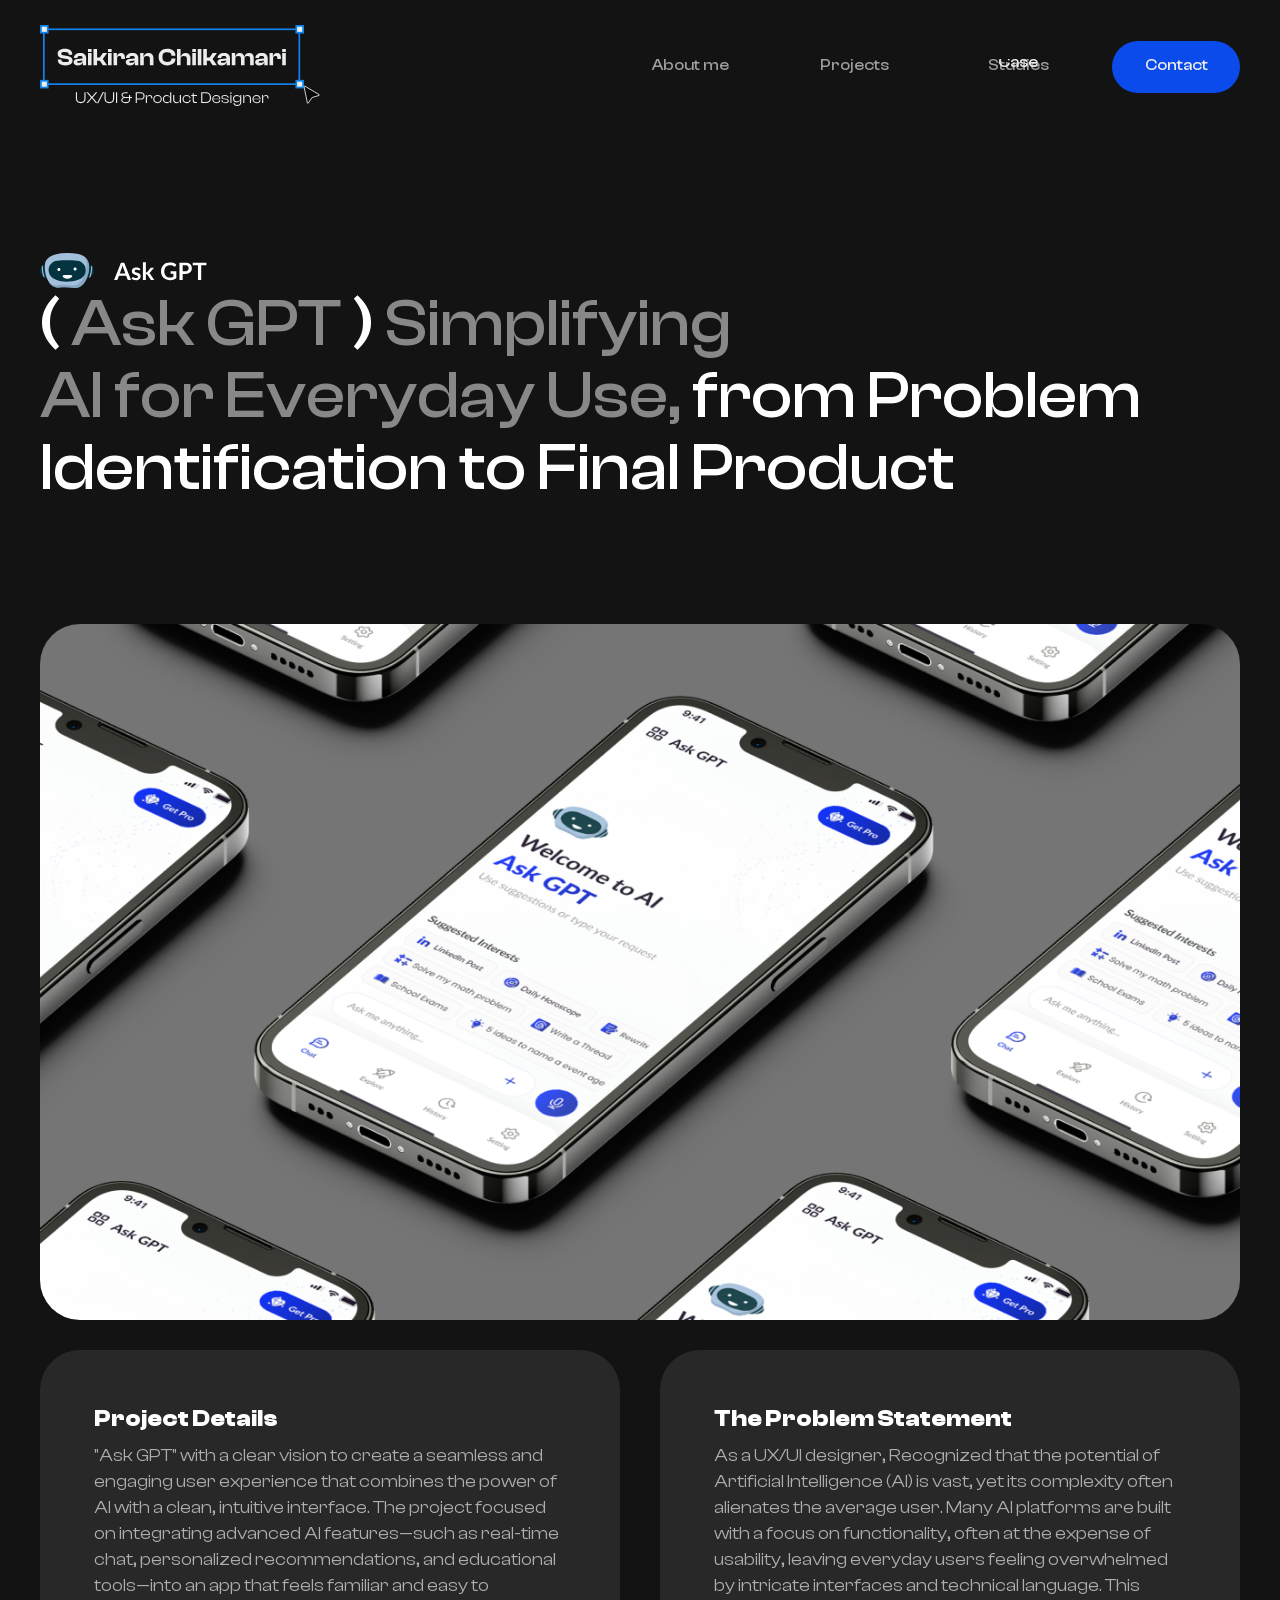
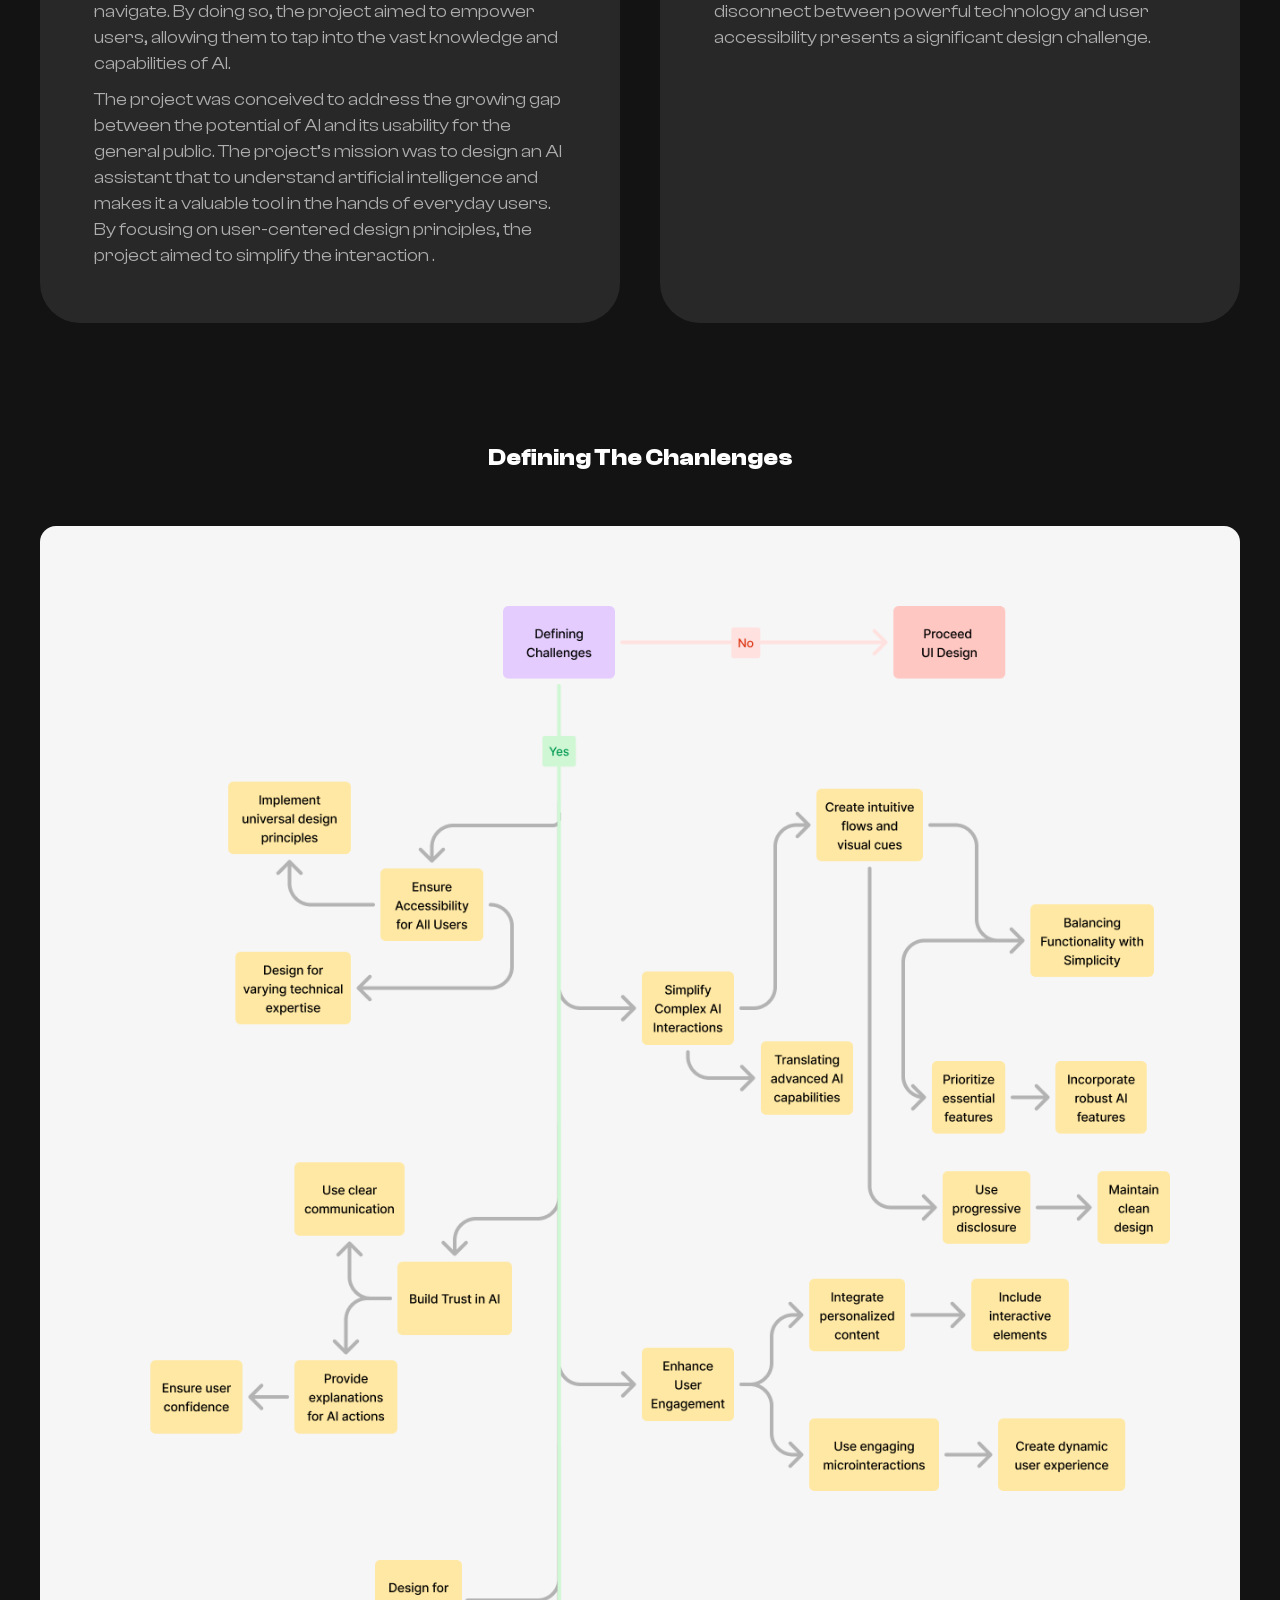
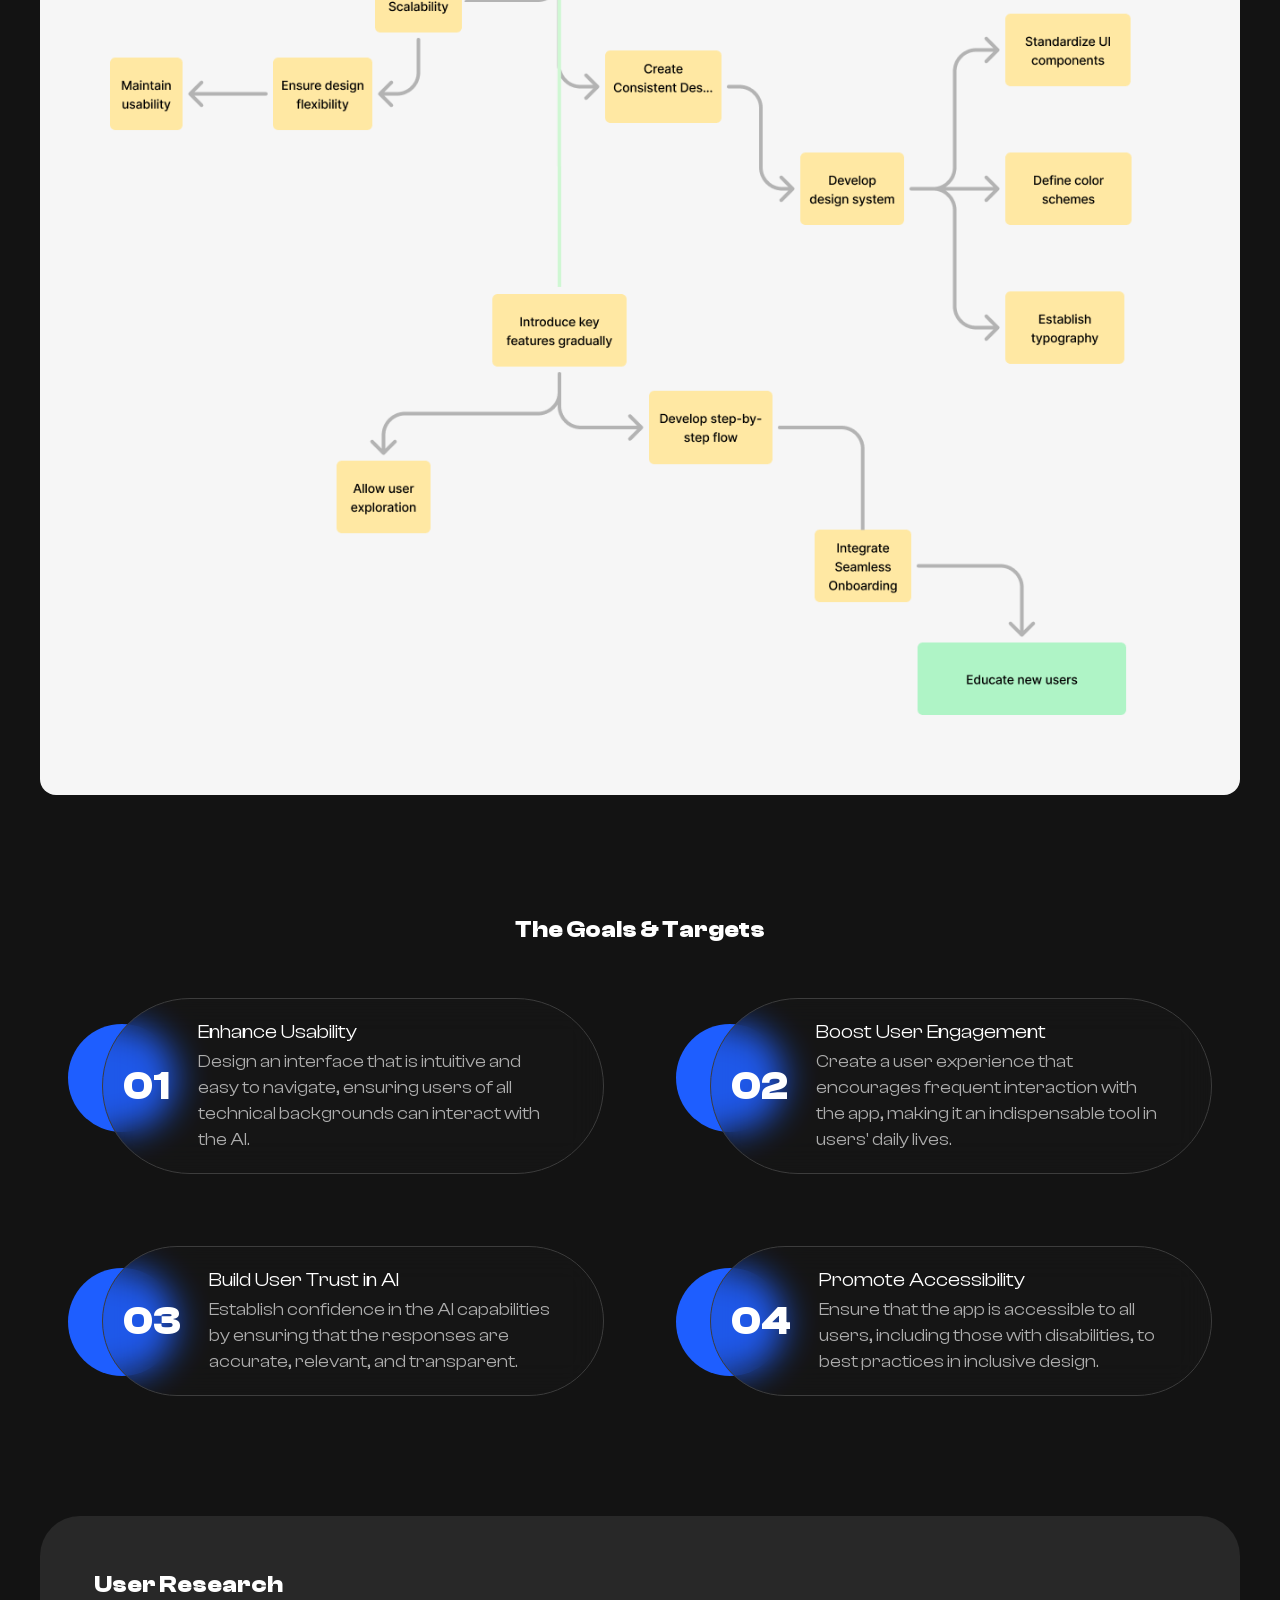
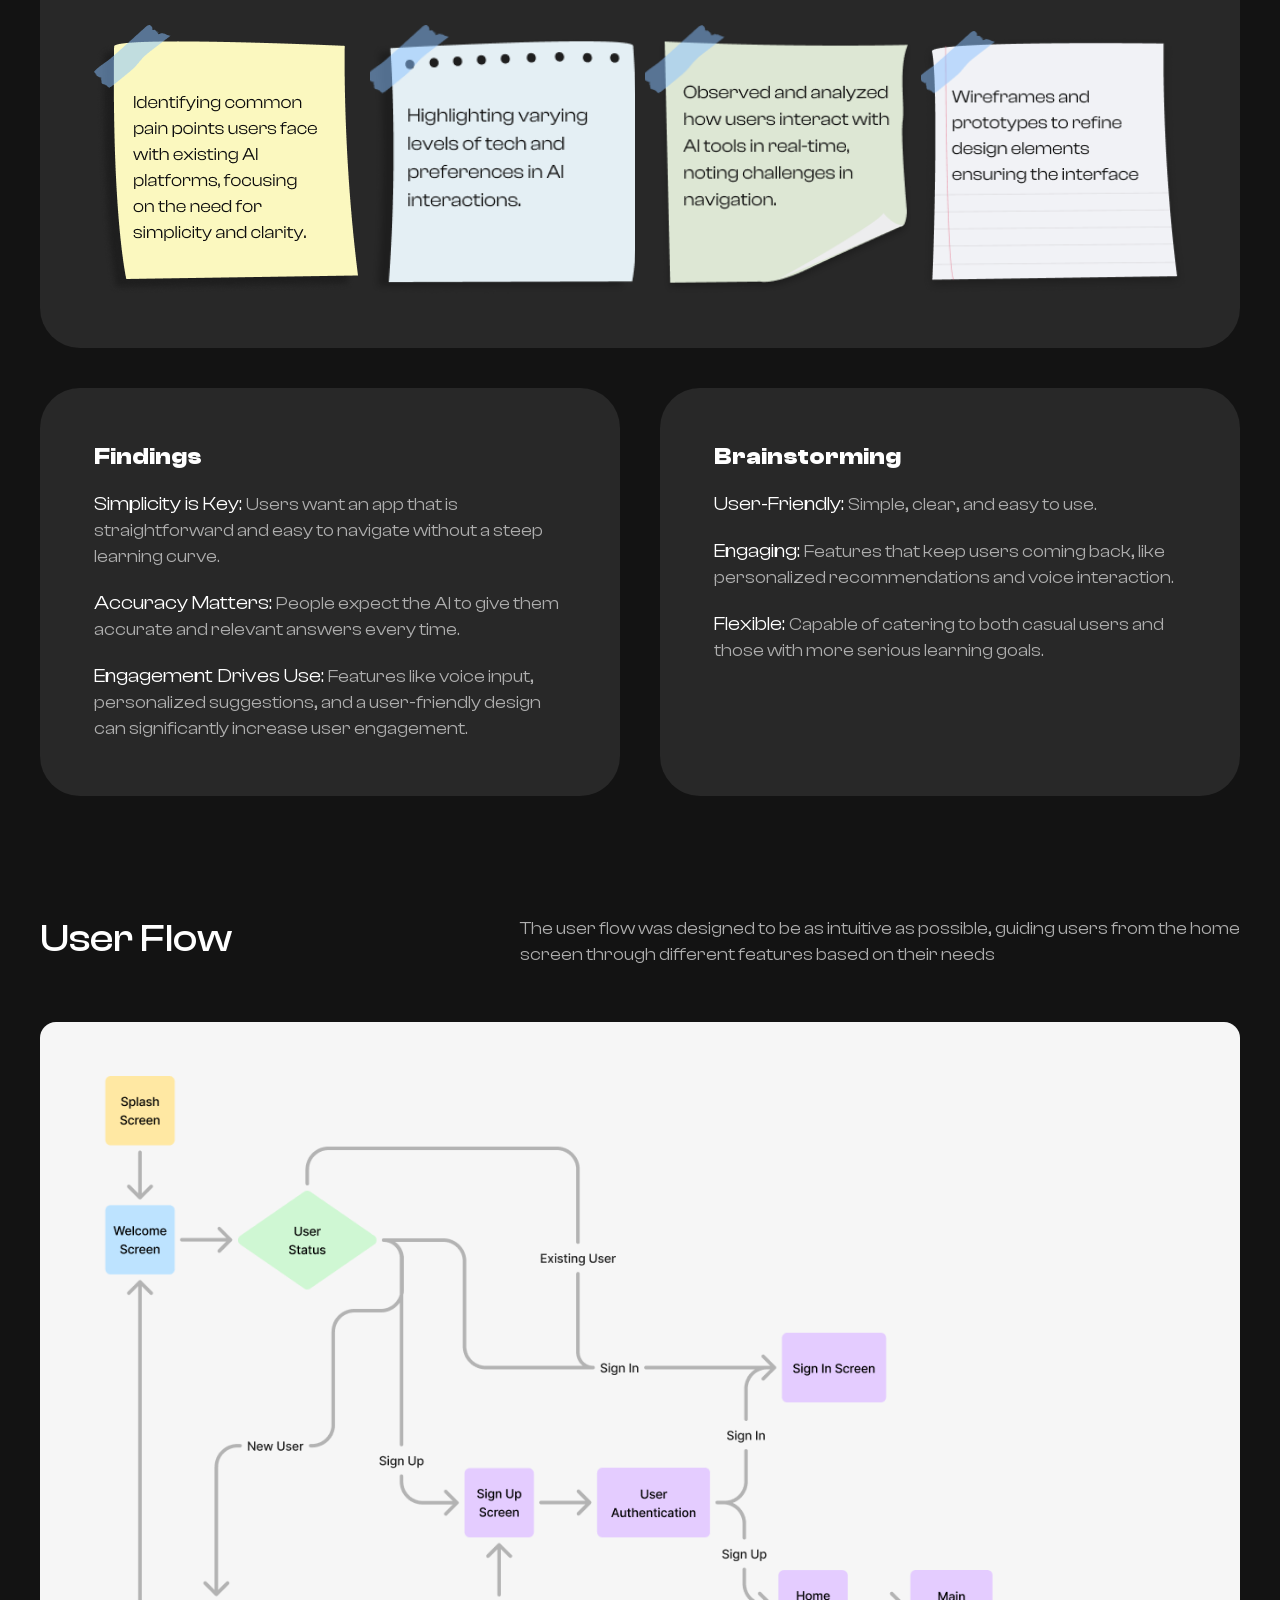
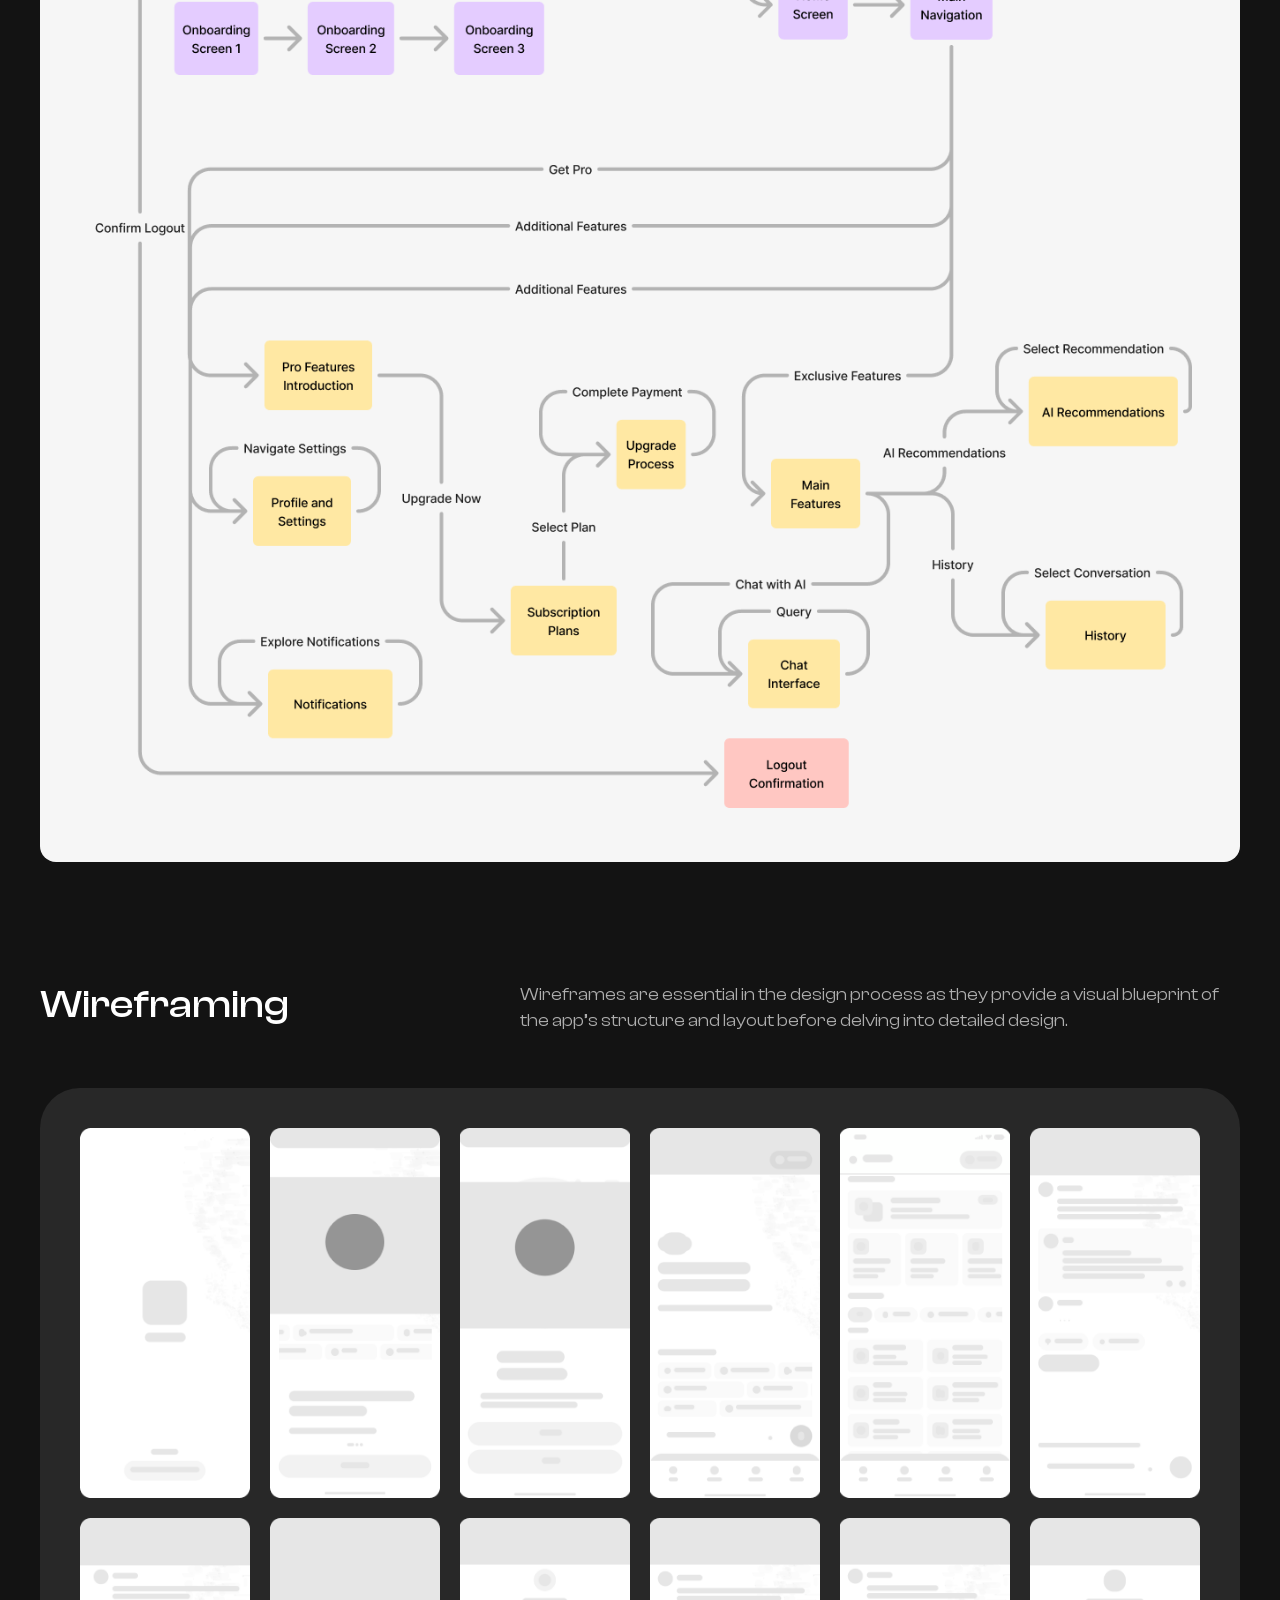
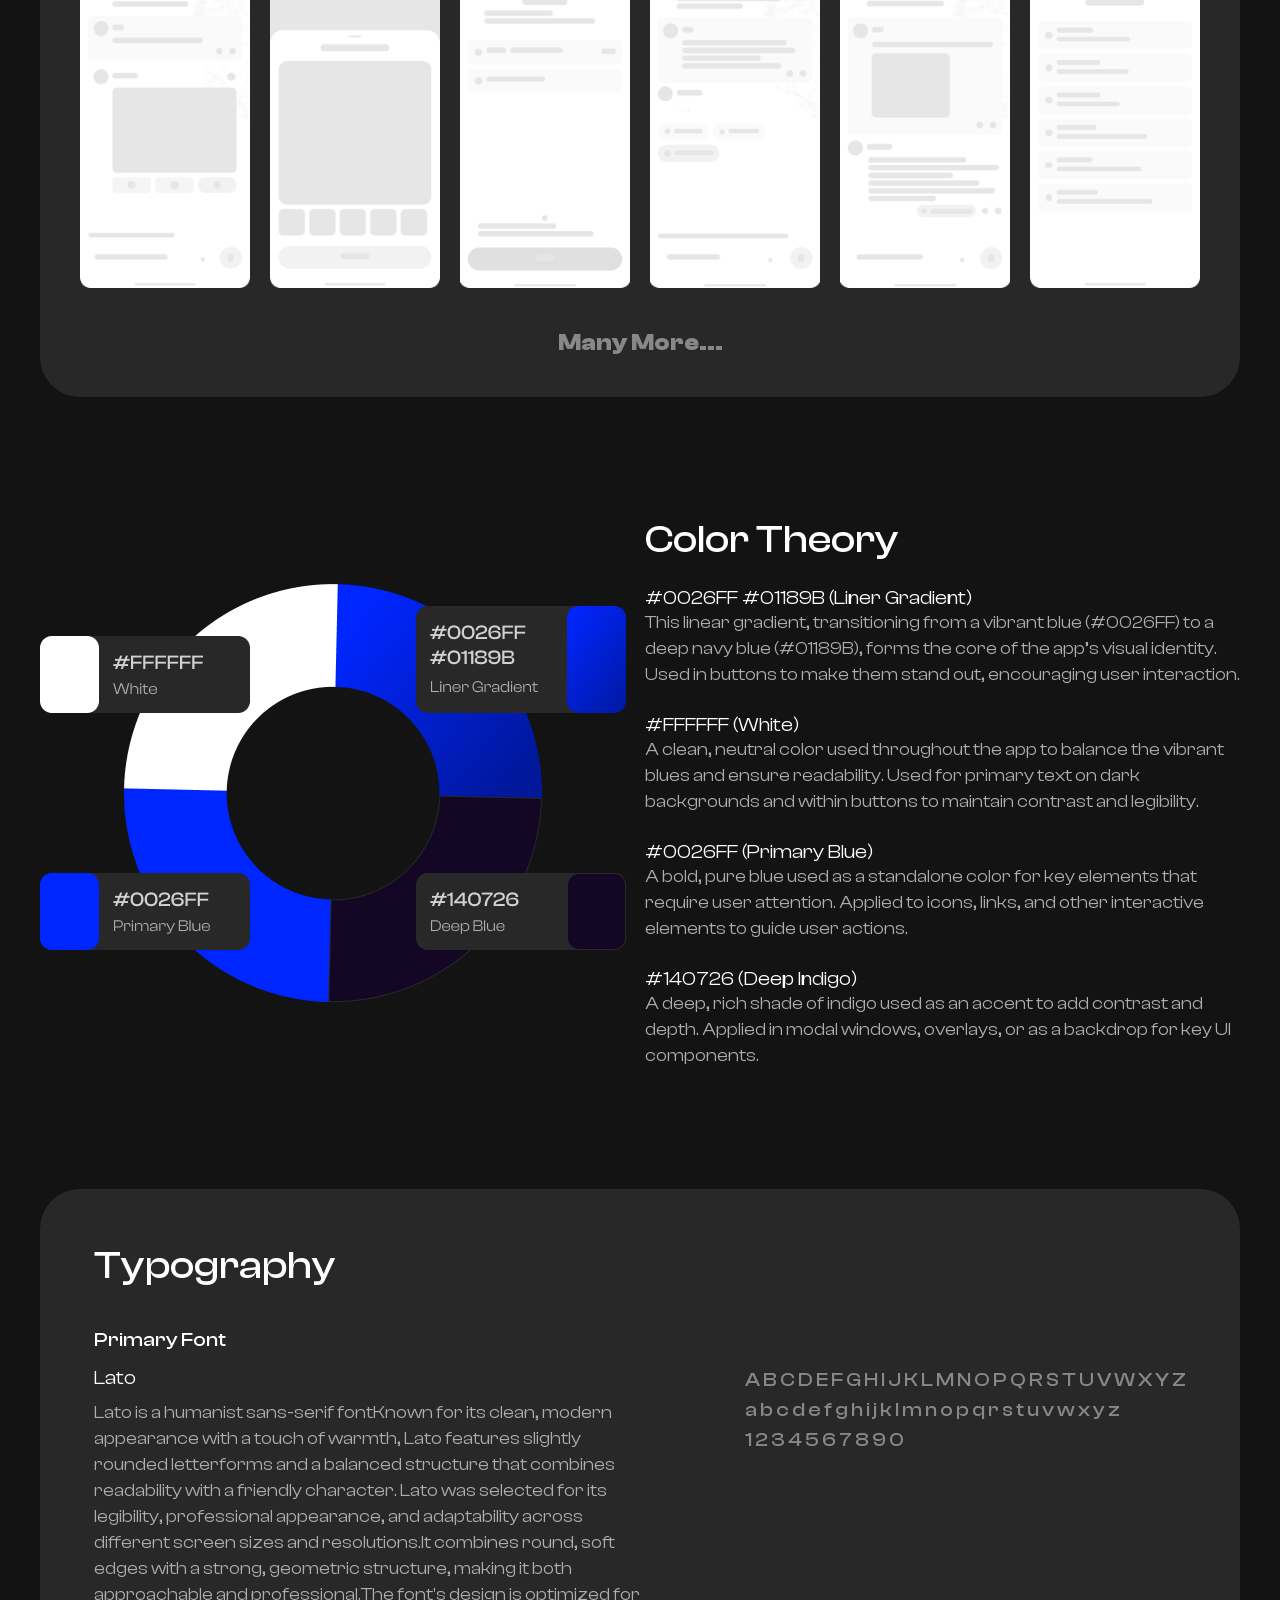
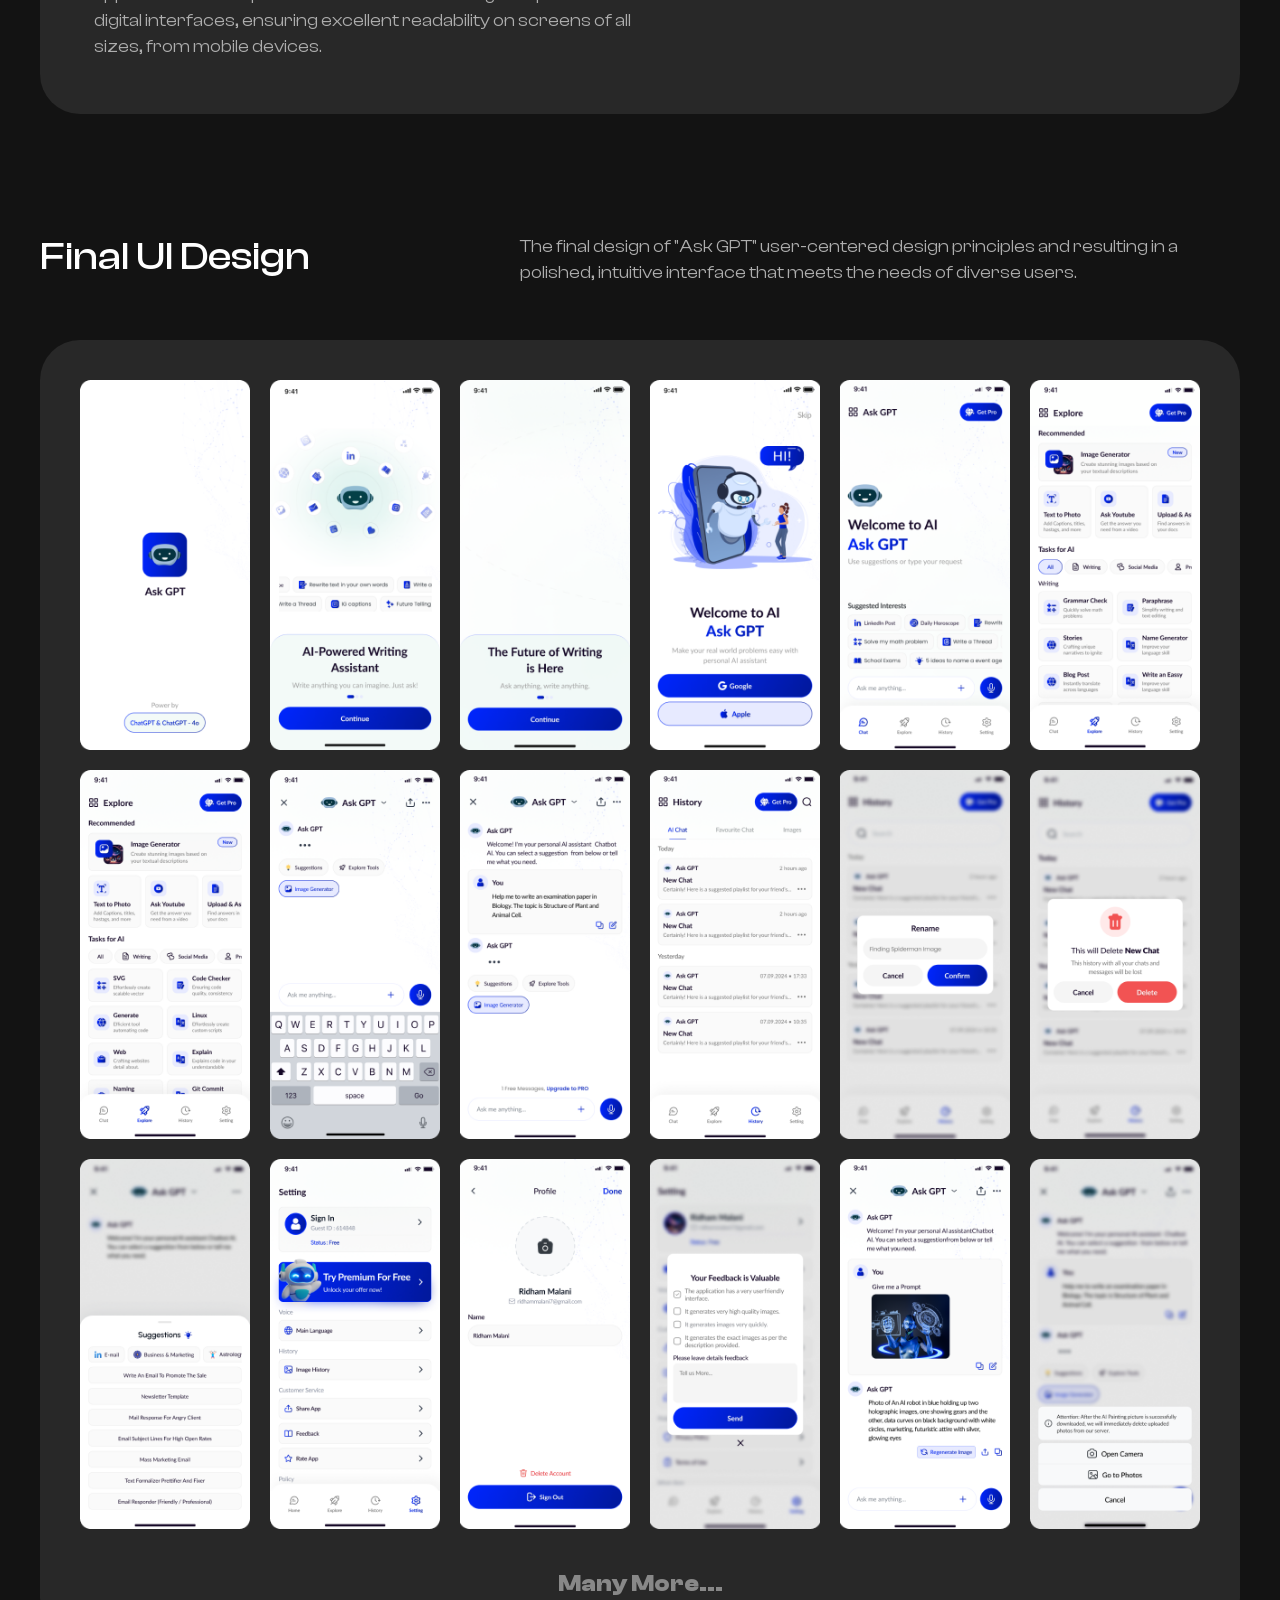
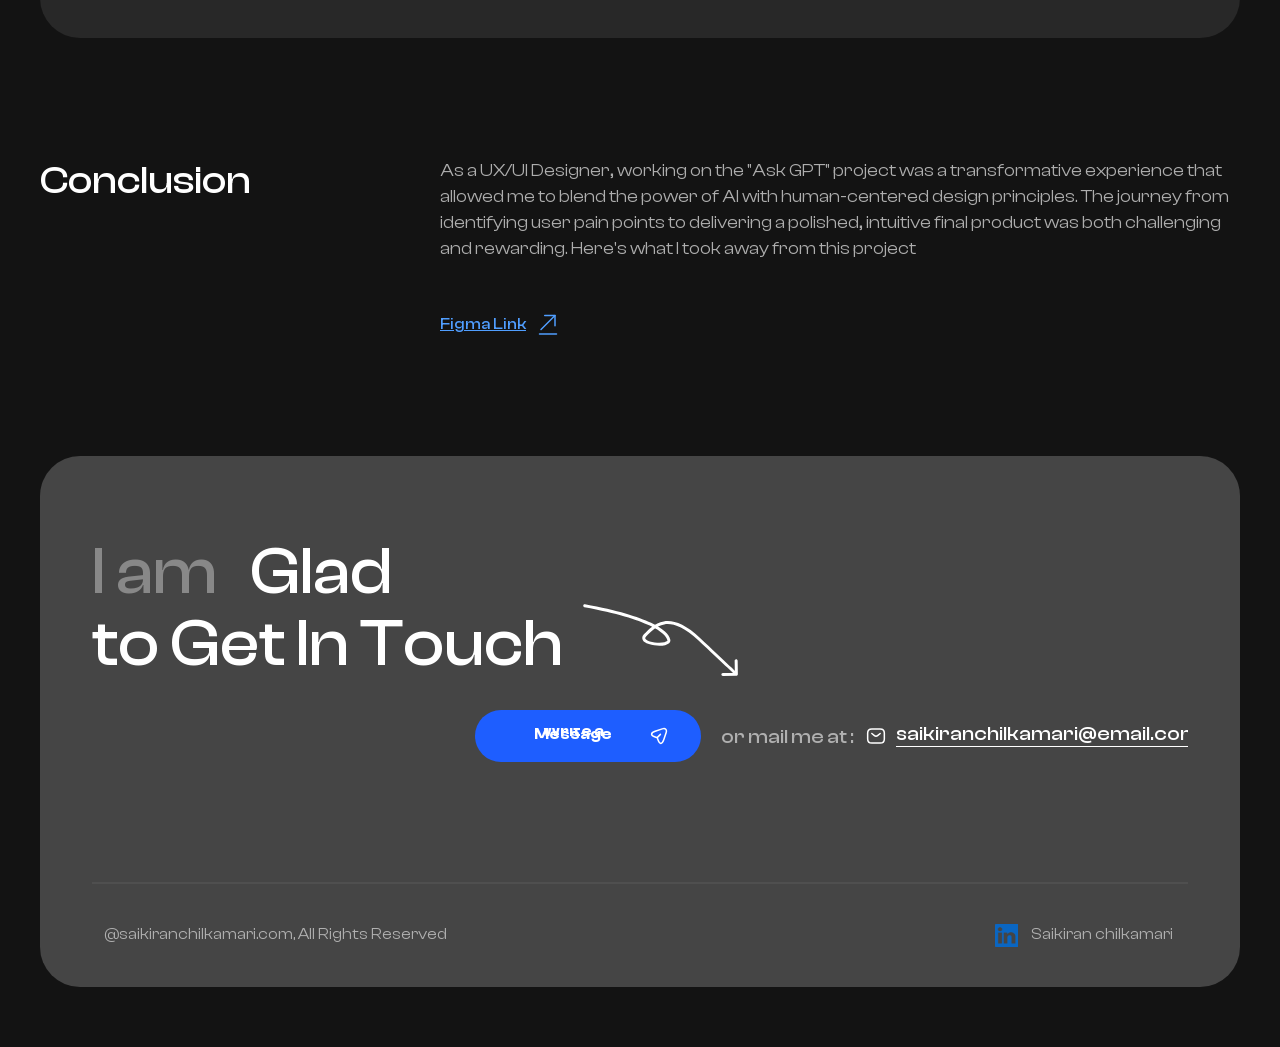
<file: casestudy2.html>
<!DOCTYPE html>
<html lang="en">
  <head>
    <meta charset="UTF-8" />
    <meta name="viewport" content="width=device-width, initial-scale=1.0" />
    <title>Document</title>
    <link rel="stylesheet" href="./casestudy.css" />
    <link rel="stylesheet" href="./fonts.css" />
    <link rel="stylesheet" href="./global.css" />

  </head>
  <body>
    <header class="container scroll">
      <nav class="navbar">
        <div class="logo">
          <a href="index.html"> <img src="./images/Logo.svg" alt="" /> </a>
        </div>
        <div class="nav-list-links" id="nav-list-links">
          <ul class="nav-links">
            <li>
              <a href="./about.html" class="btn">
                <p class="main-btn">
                  <span class="span1-btn">About me</span>
                  <span class="span2-btn">About me</span>
                </p>
              </a>
            </li>
            <li>
              <a href="./project-list.html" class="btn">
                <p class="main-btn">
                  <span class="span1-btn">Projects</span>
                  <span class="span2-btn">Projects</span>
                </p>
              </a>
            </li>
            <li>
              <a href="./index.html#case-study" class="btn">
                <p class="main-btn">
                  <span class="span1-btn">Case Studies</span>
                  <span class="span2-btn">Case Studies</span>
                </p>
              </a>
            </li>
            <li class="nav-cotact">
              <a href="./form.html" class="btn">
                <p class="main-btn">
                  <span class="span1-btn">Contact</span>
                  <span class="span2-btn">Contact</span>
                </p>
              </a>
            </li>
          </ul>
        </div>
 
        <div class="hamburger" id="hamburger">
          <span></span>
          <span></span>
          <span></span>
        </div>
      </nav>
    </header> 
    
    <main>
      <section id="casestudy-title">
        <div class="casestudy-title-main container mt">
          <div class="case-title-svg">
            <img src="./images/case2/Frame 122.svg" alt="" />
          </div>

          <div class="case-title-text">
            <h1>
              <span> (</span> Ask GPT <span>) </span> Simplifying <br />
              AI for Everyday Use,
              <span> from Problem Identification to Final Product </span>
            </h1>
          </div>
        </div>
      </section>

      <section id="case-banner">
        <div class="case-banner container mt">
          <img src="./images/case2/banner.png" alt="" />
        </div>
      </section>

      <section id="details-statement">
        <div class="details-statement-main grid-main container">
          <div class="project-details case-title">
            <h2>Project Details</h2>
            <p class="para">
              "Ask GPT" with a clear vision to create a seamless and engaging
              user experience that combines the power of AI with a clean,
              intuitive interface. The project focused on integrating advanced
              AI features—such as real-time chat, personalized recommendations,
              and educational tools—into an app that feels familiar and easy to
              navigate. By doing so, the project aimed to empower users,
              allowing them to tap into the vast knowledge and capabilities of
              AI.
            </p>
            <p class="para">
              The project was conceived to address the growing gap between the
              potential of AI and its usability for the general public. The
              project’s mission was to design an AI assistant that to understand
              artificial intelligence and makes it a valuable tool in the hands
              of everyday users. By focusing on user-centered design principles,
              the project aimed to simplify the interaction .
            </p>
          </div>
          <div class="problem-statement case-title">
            <h2>The Problem Statement</h2>
            <p class="para">
              As a UX/UI designer, Recognized that the potential of Artificial
              Intelligence (AI) is vast, yet its complexity often alienates the
              average user. Many AI platforms are built with a focus on
              functionality, often at the expense of usability, leaving everyday
              users feeling overwhelmed by intricate interfaces and technical
              language. This disconnect between powerful technology and user
              accessibility presents a significant design challenge.
            </p>
          </div>
        </div>
      </section>

      <section id="challenges">
        <div class="challenges-main container mt">
          <h2 class="challenges-title">Defining The Chanlenges</h2>
          <div class="challenges-img challenges-img-2">
            <img src="./images/case2/Frame 123.png" alt="" />
          </div>
        </div>
      </section>

      <section id="targets">
        <div class="targets-main container mt">
          <div class="targets-main-section">
            <h2 class="target-title">The Goals & Targets</h2>
            <div class="target-cards">
              <div class="extra">
                <div class="round"></div>
                <div class="card">
                  <div class="card-number">
                    <h3>01</h3>
                  </div>
                  <div class="card-text">
                    <h3>Enhance Usability</h3>
                    <p class="para">
                      Design an interface that is intuitive and easy to
                      navigate, ensuring users of all technical backgrounds can
                      interact with the AI.
                    </p>
                  </div>
                </div>
              </div>
              <div class="extra">
                <div class="round"></div>
                <div class="card">
                  <div class="card-number">
                    <h3>02</h3>
                  </div>
                  <div class="card-text">
                    <h3>Boost User Engagement</h3>
                    <p class="para">
                      Create a user experience that encourages frequent
                      interaction with the app, making it an indispensable tool
                      in users' daily lives.
                    </p>
                  </div>
                </div>
              </div>
              <div class="extra">
                <div class="round"></div>
                <div class="card">
                  <div class="card-number">
                    <h3>03</h3>
                  </div>
                  <div class="card-text">
                    <h3>Build User Trust in AI</h3>
                    <p class="para">
                      Establish confidence in the AI capabilities by ensuring
                      that the responses are accurate, relevant, and
                      transparent.
                    </p>
                  </div>
                </div>
              </div>
              <div class="extra">
                <div class="round"></div>
                <div class="card">
                  <div class="card-number">
                    <h3>04</h3>
                  </div>
                  <div class="card-text">
                    <h3>Promote Accessibility</h3>
                    <p class="para">
                      Ensure that the app is accessible to all users, including
                      those with disabilities, to best practices in inclusive
                      design.
                    </p>
                  </div>
                </div>
              </div>
            </div>
          </div>
        </div>
      </section>

      <section id="research">
        <div class="research-main container mt case-title">
          <div class="research-text-img">
            <h2>User Research</h2>
            <div class="research-imgs">
              <div class="frame-1">
                <img src="./images/case2/Frame (1).png" alt="" />
              </div>
              <div class="frame-2">
                <img src="./images/case2/Frame (2).png" alt="" />
              </div>
              <div class="frame-3">
                <img src="./images/case2/Frame (3).png" alt="" />
              </div>
              <div class="frame-4">
                <img src="./images/case2/Frame (4).png" alt="" />
              </div>
            </div>
          </div>
        </div>
      </section>

      <section id="finding-brain">
        <div class="finding-brain-main container">
          <div class="grid-main">
            <div class="finding finding-pad">
              <h2>Findings</h2>
              <div class="fine-margin">
                <h3>Simplicity is Key:</h3>
                <p class="para">
                  Users want an app that is straightforward and easy to navigate
                  without a steep learning curve.
                </p>
              </div>
              <div class="fine-margin">
                <h3>Accuracy Matters:</h3>
                <p class="para">
                  People expect the AI to give them accurate and relevant
                  answers every time.
                </p>
              </div>
              <div class="fine-margin">
                <h3>Engagement Drives Use:</h3>
                <p class="para">
                  Features like voice input, personalized suggestions, and a
                  user-friendly design can significantly increase user
                  engagement.
                </p>
              </div>
            </div>
            <div class="brain finding-pad">
              <h2>Brainstorming</h2>
              <div class="fine-margin">
                <h3>User-Friendly:</h3>
                <p class="para">Simple, clear, and easy to use.</p>
              </div>
              <div class="fine-margin">
                <h3>Engaging:</h3>
                <p class="para">
                  Features that keep users coming back, like personalized
                  recommendations and voice interaction.
                </p>
              </div>
              <div class="fine-margin">
                <h3>Flexible:</h3>
                <p class="para">
                  Capable of catering to both casual users and those with more
                  serious learning goals.
                </p>
              </div>
            </div>
          </div>
        </div>
      </section>

      <section id="use-flow">
        <div class="use-flow-main container mt">
          <div class="use-flow-text">
            <h2 class="title">User Flow</h2>
            <p class="para">
              The user flow was designed to be as intuitive as possible, guiding
              users from the home screen through different features based on
              their needs
            </p>
          </div>

          <div class="use-flow-img">
            <img src="./images/case2/Frame 132.png" alt="" />
          </div>
        </div>
      </section>

      <section id="wireframing">
        <div class="wireframing-main container mt">
          <div class="wireframing-text">
            <h2 class="title">Wireframing</h2>
            <p class="para">
              Wireframes are essential in the design process as they provide a
              visual blueprint of the app’s structure and layout before delving
              into detailed design.
            </p>
          </div>
          <div class="many-more">

          
          <div class="wireframing-grid wireframing-grid-2">
            <div class="wire">
              <img src="./images/case2/wire1.png" alt="" />
            </div>
            <div class="wire">
              <img src="./images/case2/wire2.png" alt="" />
            </div>
            <div class="wire">
              <img src="./images/case2/wire3.png" alt="" />
            </div>
            <div class="wire">
              <img src="./images/case2/wire4.png" alt="" />
            </div>
            <div class="wire">
              <img src="./images/case2/wire5.png" alt="" />
            </div>
            <div class="wire">
              <img src="./images/case2/wire6.png" alt="" />
            </div>
            <div class="wire">
              <img src="./images/case2/wire7.png" alt="" />
            </div>
            <div class="wire">
              <img src="./images/case2/wire8.png" alt="" />
            </div>
            <div class="wire">
              <img src="./images/case2/wire9.png" alt="" />
            </div>
            <div class="wire">
              <img src="./images/case2/wire10.png" alt="" />
            </div>
            <div class="wire">
              <img src="./images/case2/wire11.png" alt="" />
            </div>
            <div class="wire">
              <img src="./images/case2/wire12.png" alt="" />
            </div>
          </div>
          <div class="many-more-text">
            <h2>Many More...</h2>
          </div>
        </div>
        </div>
      </section>

      <section id="theory">
        <div class="theory-main container mt">
          <div class="theory-img">
            <img src="./images/case2/Frame 113.png" alt="" />
          </div>
          <div class="theory-text">
            <h2 class="title">Color Theory</h2>
            <div class="theory-box">
              <h3>#0026FF #01189B (Liner Gradient)</h3>
              <p class="para">
                This linear gradient, transitioning from a vibrant blue
                (#0026FF) to a deep navy blue (#01189B), forms the core of the
                app’s visual identity. Used in buttons to make them stand out,
                encouraging user interaction.
              </p>
            </div>
            <div class="theory-box">
              <h3>#FFFFFF (White)</h3>
              <p class="para">
                A clean, neutral color used throughout the app to balance the
                vibrant blues and ensure readability. Used for primary text on
                dark backgrounds and within buttons to maintain contrast and
                legibility.
              </p>
            </div>
            <div class="theory-box">
              <h3>#0026FF (Primary Blue)</h3>
              <p class="para">
                A bold, pure blue used as a standalone color for key elements
                that require user attention. Applied to icons, links, and other
                interactive elements to guide user actions.
              </p>
            </div>
            <div class="theory-box">
              <h3>#140726 (Deep Indigo)</h3>
              <p class="para">
                A deep, rich shade of indigo used as an accent to add contrast
                and depth. Applied in modal windows, overlays, or as a backdrop
                for key UI components.
              </p>
            </div>
          </div>
        </div>
      </section>

      <section id="typography-section">
        <div class="container typography-section mt">
          <div class="typography-section-main">
            <h2 class="title">Typography</h2>
            <div class="primary-font">
              <h3 class="font">Primary Font</h3>
              <div class="flex">
                <div class="font-details">
                  <h3 class="font-name">Lato</h3>
                  <p class="para">
                    Lato is a humanist sans-serif fontKnown for its clean,
                    modern appearance with a touch of warmth, Lato features
                    slightly rounded letterforms and a balanced structure that
                    combines readability with a friendly character. Lato was
                    selected for its legibility, professional appearance, and
                    adaptability across different screen sizes and
                    resolutions.It combines round, soft edges with a strong,
                    geometric structure, making it both approachable and
                    professional.The font's design is optimized for digital
                    interfaces, ensuring excellent readability on screens of all
                    sizes, from mobile devices.
                  </p>
                </div>
                <div class="alphabets">
                  <h3>A B C D E F G H I J K L M N O P Q R S T U V W X Y Z</h3>
                  <h3 class="lower">
                    A B C D E F G H I J K L M N O P Q R S T U V W X Y Z
                  </h3>
                  <h3>1 2 3 4 5 6 7 8 9 0</h3>
                </div>
              </div>
            </div>
          </div>
        </div>
      </section>

      <section id="design">
        <div class="design-main container mt">
          <div class="design-text">
            <h2 class="title">Final UI Design</h2>
            <p class="para">
              The final design of "Ask GPT" user-centered design principles and
              resulting in a polished, intuitive interface that meets the needs
              of diverse users.
            </p>
          </div>
          <div class="many-more">

          
          <div class="design-grid design-grid-2">
            <div class="wire">
              <img src="./images/case2/design1.png" alt="" />
            </div>
            <div class="wire">
              <img src="./images/case2/design2.png" alt="" />
            </div>
            <div class="wire">
              <img src="./images/case2/design3.png" alt="" />
            </div>
            <div class="wire">
              <img src="./images/case2/design4.png" alt="" />
            </div>
            <div class="wire">
              <img src="./images/case2/design5.png" alt="" />
            </div>
            <div class="wire">
              <img src="./images/case2/design6.png" alt="" />
            </div>
            <div class="wire">
              <img src="./images/case2/design7.png" alt="" />
            </div>
            <div class="wire">
              <img src="./images/case2/design8.png" alt="" />
            </div>
            <div class="wire">
              <img src="./images/case2/design9.png" alt="" />
            </div>
            <div class="wire">
              <img src="./images/case2/design10.png" alt="" />
            </div>
            <div class="wire">
              <img src="./images/case2/design11.png" alt="" />
            </div>
            <div class="wire">
              <img src="./images/case2/design12.png" alt="" />
            </div>
            <div class="wire">
              <img src="./images/case2/design13.png" alt="" />
            </div>
            <div class="wire">
              <img src="./images/case2/design14.png" alt="" />
            </div>
            <div class="wire">
              <img src="./images/case2/design15.png" alt="" />
            </div>
            <div class="wire">
              <img src="./images/case2/design16.png" alt="" />
            </div>
            <div class="wire">
              <img src="./images/case2/design17.png" alt="" />
            </div>
            <div class="wire">
              <img src="./images/case2/design18.png" alt="" />
            </div>
          </div>

          <div class="many-more-text">
            <h2> Many More...</h2>
          </div>
        </div>
        </div>
      </section>

      <section id="conclusion">
        <div class="conclusion-main container mt">
          <h2 class="title">Conclusion</h2>
          <div>
            <p class="para">
              As a UX/UI Designer, working on the "Ask GPT" project was a
              transformative experience that allowed me to blend the power of AI
              with human-centered design principles. The journey from
              identifying user pain points to delivering a polished, intuitive
              final product was both challenging and rewarding. Here's what I
              took away from this project
            </p>
            <a href="#" class="btn">
              Figma Link

              <svg
                xmlns="http://www.w3.org/2000/svg"
                width="24"
                height="24"
                viewBox="0 0 24 24"
                fill="none"
              >
                <path
                  d="M20.5 22H3.5"
                  stroke="white"
                  stroke-width="1.5"
                  stroke-miterlimit="10"
                  stroke-linecap="round"
                  stroke-linejoin="round"
                />
                <path
                  d="M19 3.5L5 17.5"
                  stroke="white"
                  stroke-width="1.5"
                  stroke-miterlimit="10"
                  stroke-linecap="round"
                  stroke-linejoin="round"
                />
                <path
                  d="M19 13.77V3.5H8.73"
                  stroke="white"
                  stroke-width="1.5"
                  stroke-miterlimit="10"
                  stroke-linecap="round"
                  stroke-linejoin="round"
                />
              </svg>
            </a>
          </div>
        </div>
      </section>

      <footer id="footer" class="container mt">
        <div class="footer-main">
          <div class="footer-top">
            <div class="footer-title">
              <h1>
                I am
                <span>
                  &nbsp; Glad <br />
                  to Get In Touch
                </span>
              </h1>
              <div class="photo">
                <svg
                  xmlns="http://www.w3.org/2000/svg"
                  width="155"
                  height="72"
                  viewBox="0 0 155 72"
                  fill="none"
                >
                  <path
                    d="M1.99549 0.187068C1.18057 0.0380399 0.399146 0.577845 0.250118 1.39276C0.101089 2.20767 0.640895 2.9891 1.45581 3.13813L1.99549 0.187068ZM116.296 35.2748L117.321 34.1796L116.296 35.2748ZM153.403 71.6669C154.231 71.6532 154.891 70.9707 154.878 70.1424L154.655 56.6442C154.641 55.8159 153.958 55.1555 153.13 55.1692C152.302 55.1829 151.641 55.8654 151.655 56.6937L151.853 68.6921L139.855 68.8903C139.027 68.904 138.366 69.5866 138.38 70.4149C138.394 71.2432 139.076 71.9036 139.904 71.8899L153.403 71.6669ZM1.45581 3.13813C33.9957 9.08892 54.3356 15.5964 66.7673 21.5577C79.287 27.5611 83.4652 32.8544 84.3516 36.1664L87.2496 35.3908C86.0041 30.7369 80.7478 24.9345 68.0644 18.8526C55.2931 12.7285 34.6614 6.16091 1.99549 0.187068L1.45581 3.13813ZM84.3516 36.1664C84.4184 36.4158 84.3978 36.5704 84.364 36.674C84.3275 36.7856 84.2417 36.9388 84.0345 37.1249C83.5863 37.5272 82.7337 37.9351 81.4308 38.2385C78.864 38.8364 75.2168 38.8789 71.6978 38.3898C68.1371 37.8949 65.0256 36.8993 63.3752 35.6532C62.5649 35.0414 62.3096 34.5264 62.2735 34.1598C62.2394 33.8143 62.3594 33.1775 63.2969 32.2128L61.1455 30.122C59.8703 31.4342 59.1344 32.8981 59.288 34.4544C59.4395 35.9897 60.4156 37.1777 61.5675 38.0474C63.8416 39.7644 67.5779 40.846 71.2848 41.3612C75.0335 41.8822 79.074 41.8678 82.1113 41.1603C83.6106 40.8112 85.0392 40.2544 86.0385 39.3573C86.555 38.8937 86.9845 38.3135 87.2158 37.6053C87.4497 36.889 87.4493 36.1371 87.2496 35.3908L84.3516 36.1664ZM63.2969 32.2128C67.7938 27.5856 73.2357 21.7749 81.2118 20.4124C89.0792 19.0684 99.9294 22.0138 115.272 36.3701L117.321 34.1796C101.68 19.5437 89.9184 15.8816 80.7066 17.4552C71.6036 19.0102 65.4994 25.6419 61.1455 30.122L63.2969 32.2128ZM115.272 36.3701C140.061 59.5664 150.313 69.289 152.335 71.2452L154.421 69.0891C152.377 67.1119 142.105 57.3708 117.321 34.1796L115.272 36.3701Z"
                    fill="white"
                  />
                </svg>
              </div>
            </div>
            <div class="btn-with-mail-photo">
              <div class="btn-text">
                <a href="#" class="btn footer-btn">
                  <p class="main-btn">
                    <span class="span1-btn">Write a Message</span>
                    <span class="span2-btn">Write a Message</span>
                  </p>
                  <img src="./images/Arrow.svg" alt="" />
                </a>

                <div class="mail-div">
                  <span class="span"
                    >or mail me at : &nbsp;
 
                    &nbsp;
                  </span>

                  <a href="#" class="btn footer-mail">
                    <svg
                    xmlns="http://www.w3.org/2000/svg"
                    width="20"
                    height="20"
                    viewBox="0 0 20 20"
                    fill="none"
                  >
                    <path
                      d="M14.1667 17.0832H5.83335C3.33335 17.0832 1.66669 15.8332 1.66669 12.9165V7.08317C1.66669 4.1665 3.33335 2.9165 5.83335 2.9165H14.1667C16.6667 2.9165 18.3334 4.1665 18.3334 7.08317V12.9165C18.3334 15.8332 16.6667 17.0832 14.1667 17.0832Z"
                      stroke="white"
                      stroke-width="1.5"
                      stroke-miterlimit="10"
                      stroke-linecap="round"
                      stroke-linejoin="round"
                    />
                    <path
                      d="M14.1666 7.5L11.5583 9.58333C10.7 10.2667 9.29164 10.2667 8.43331 9.58333L5.83331 7.5"
                      stroke="white"
                      stroke-width="1.5"
                      stroke-miterlimit="10"
                      stroke-linecap="round"
                      stroke-linejoin="round"
                    />
                  </svg>
                    <p class="main-btn">
                      <span class="span1-btn"
                        >saikiranchilkamari@email.com
                      </span>
                      <span class="span2-btn"
                        >saikiranchilkamari@email.com
                      </span>
                    </p>
                  </a>
                </div>
              </div>
            </div>
          </div>

          <div class="copy-rights">
            <p>@saikiranchilkamari.com, All Rights Reserved</p>

            <a href="#" class="btn linkedin">
              <img
                src="./images/project1/LinkedIn-Blue-72-Γö¼┬½@2x 1 (1).svg"
                alt=""
              />
              <p class="main-btn">
                <span class="span1-btn">Saikiran chilkamari </span>
                <span class="span2-btn">Saikiran chilkamari</span>
              </p>
            </a>
          </div>
        </div>
      </footer>
    </main>
    <script src="./script.js"></script>

  </body>
</html>
</file>
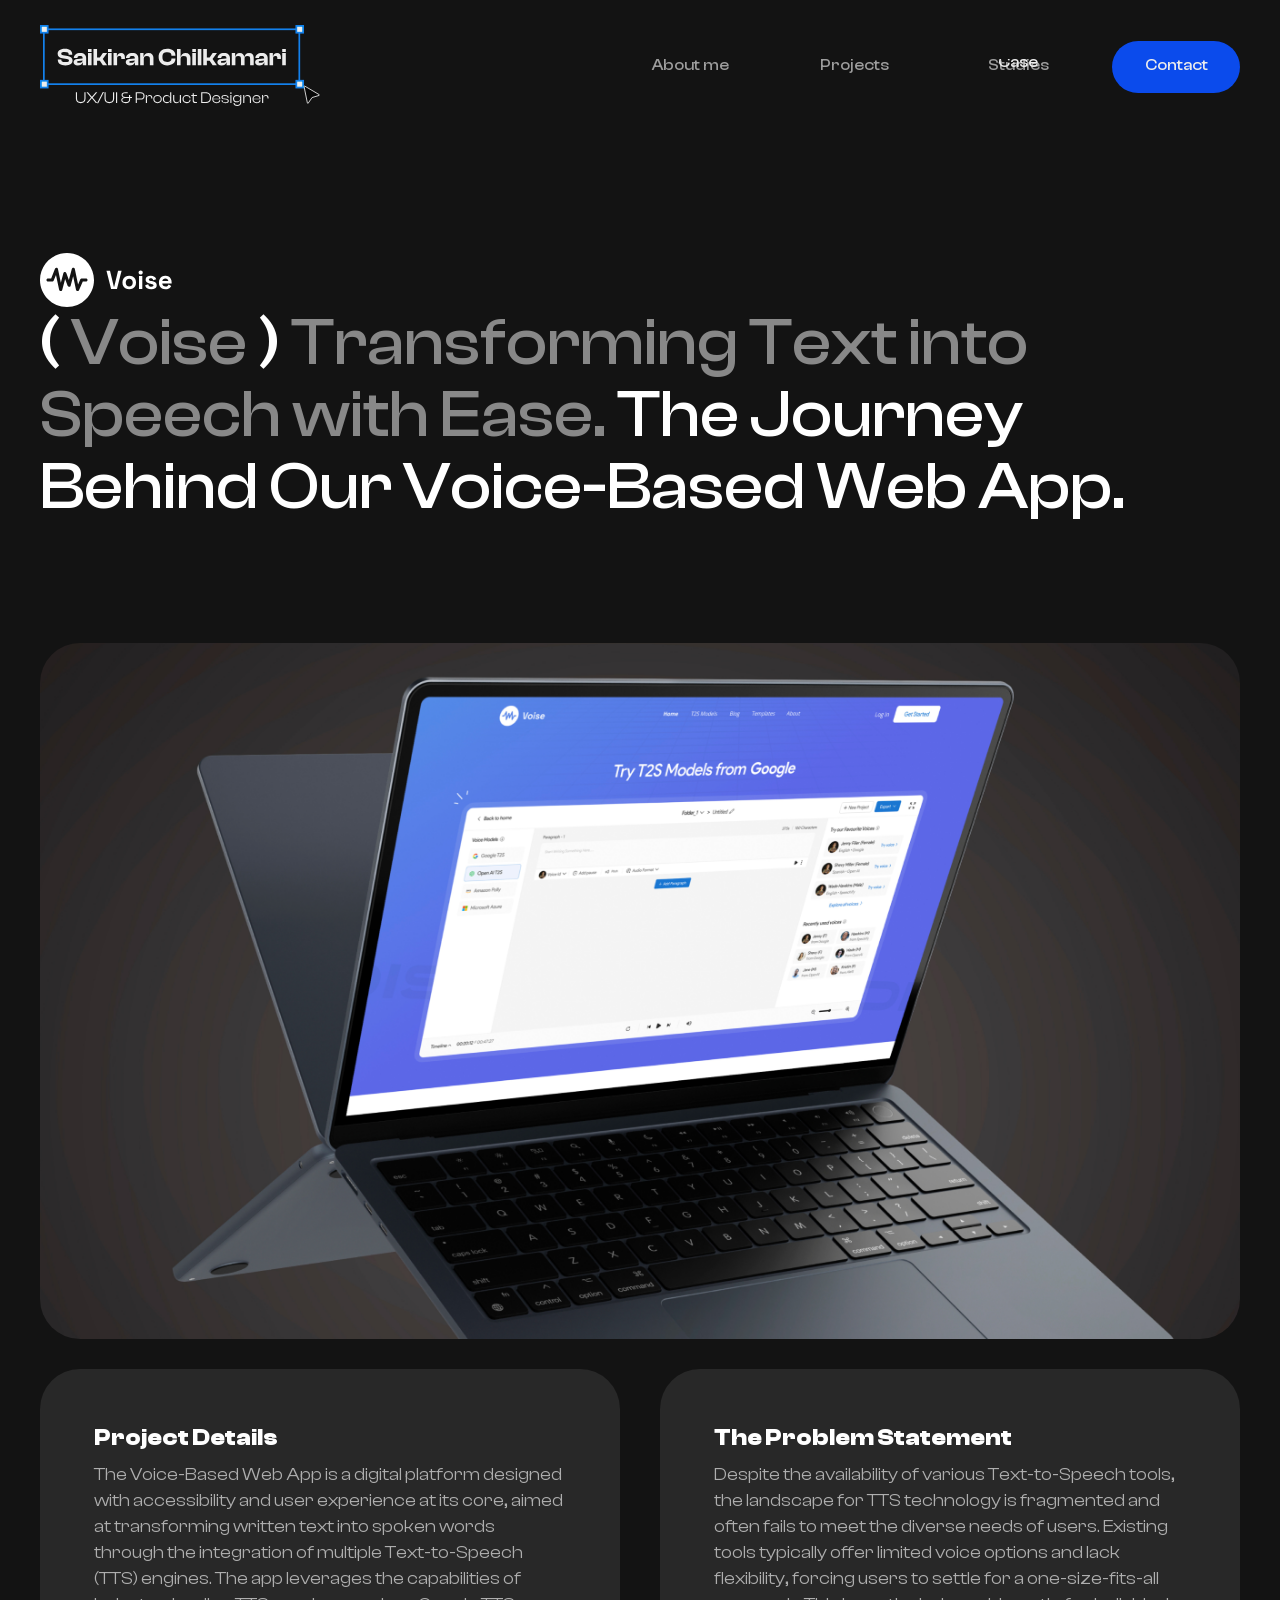
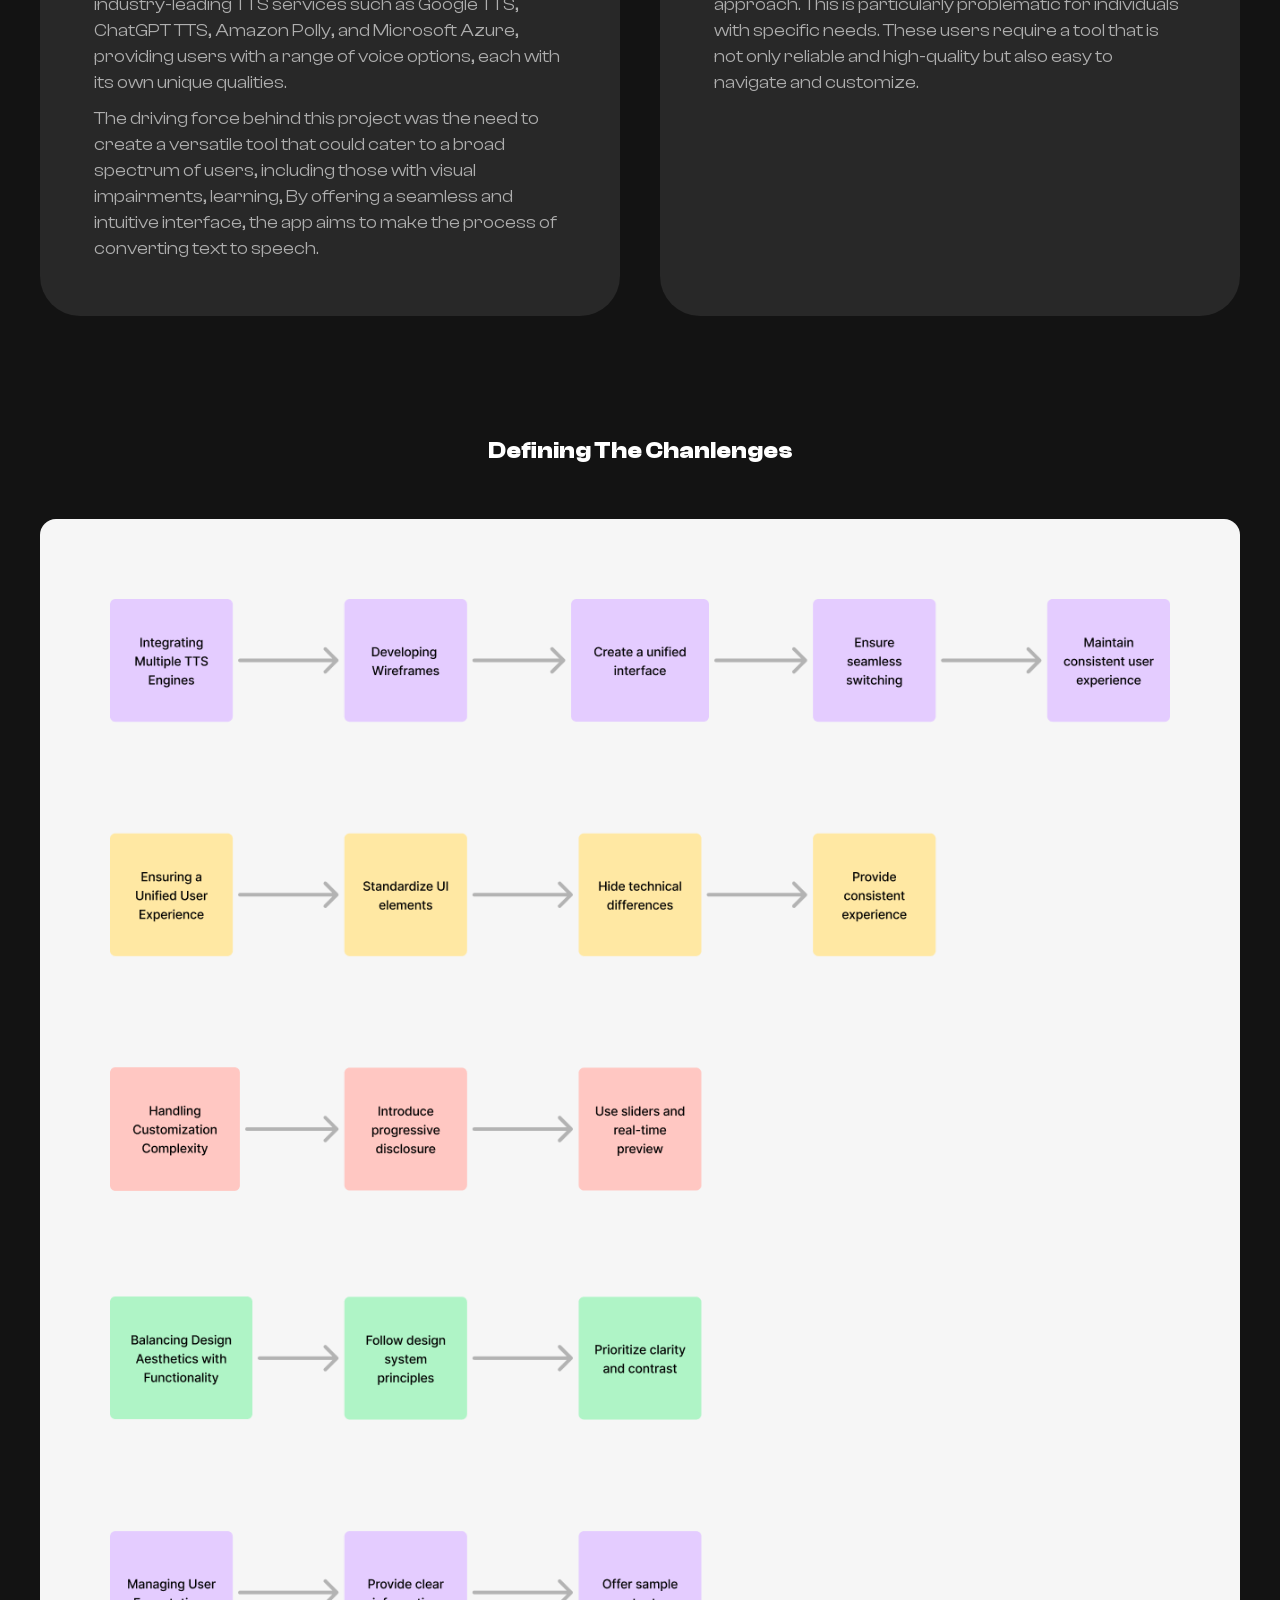
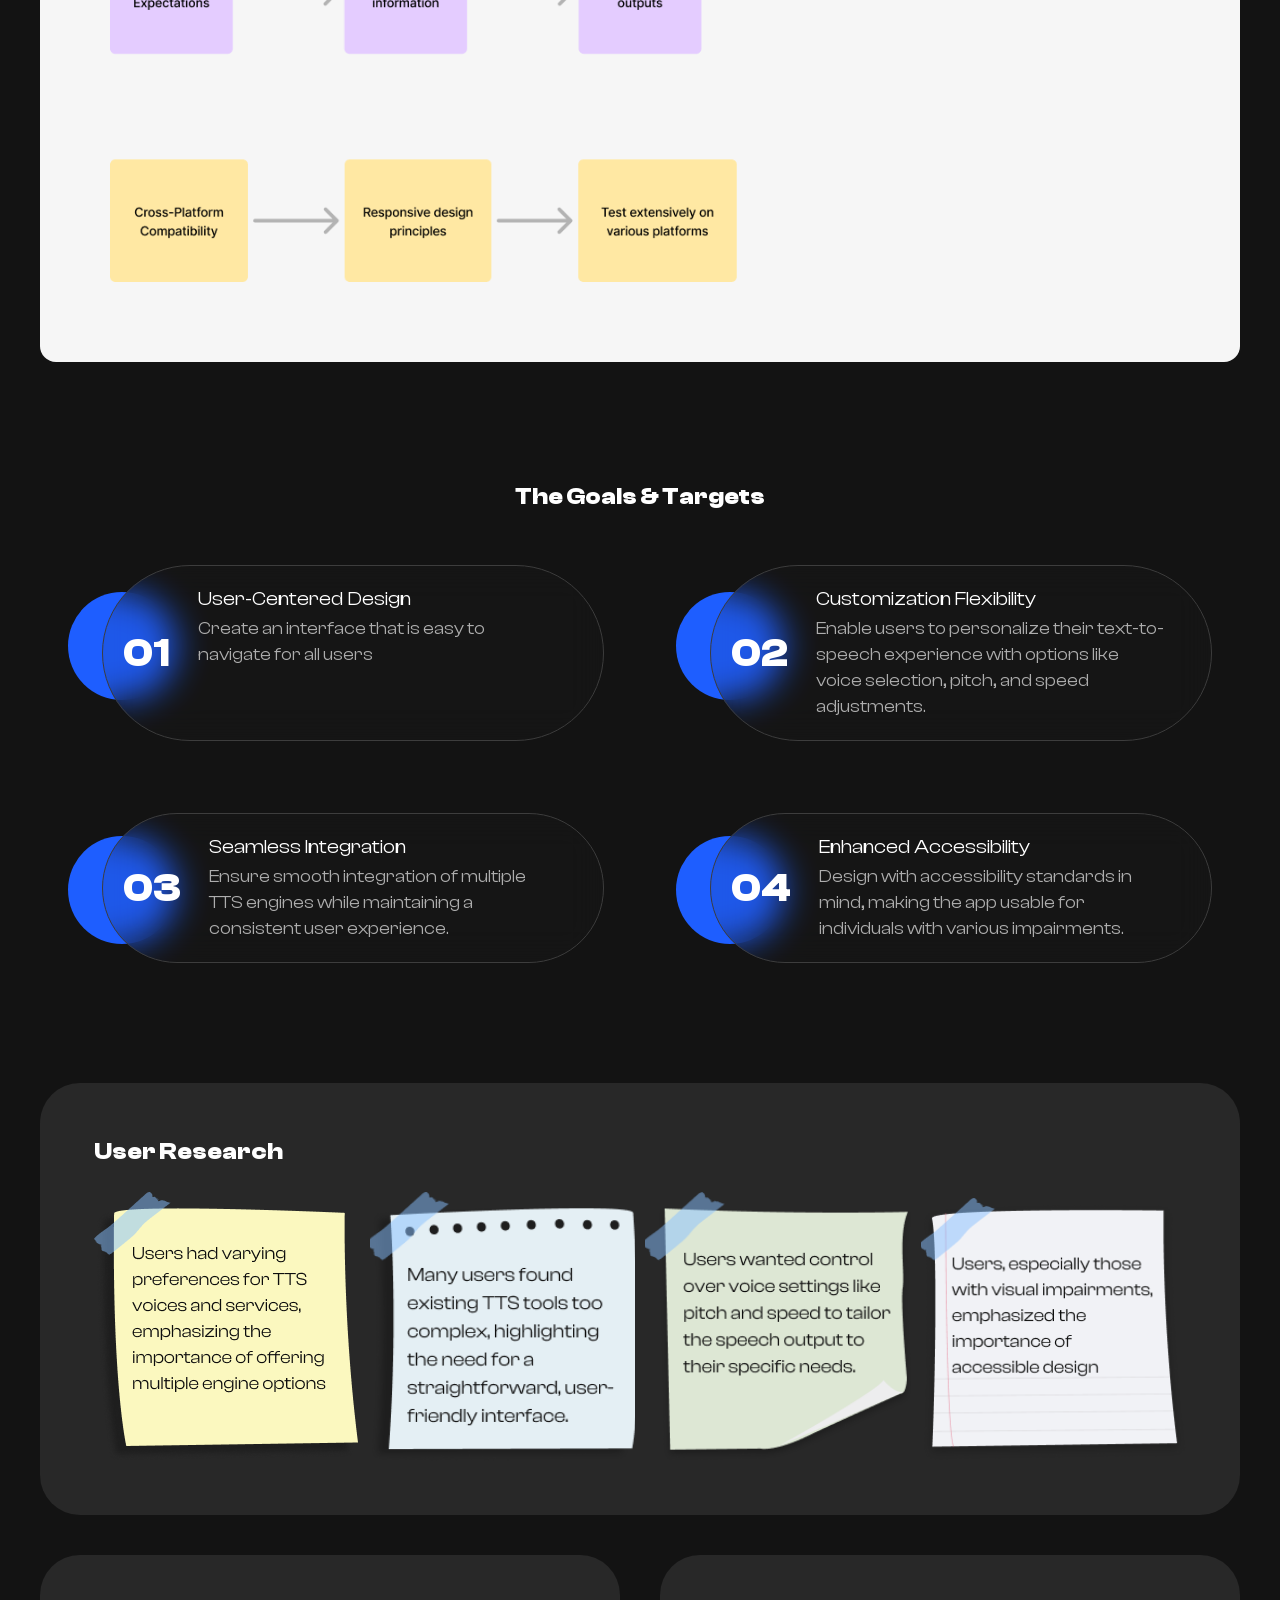
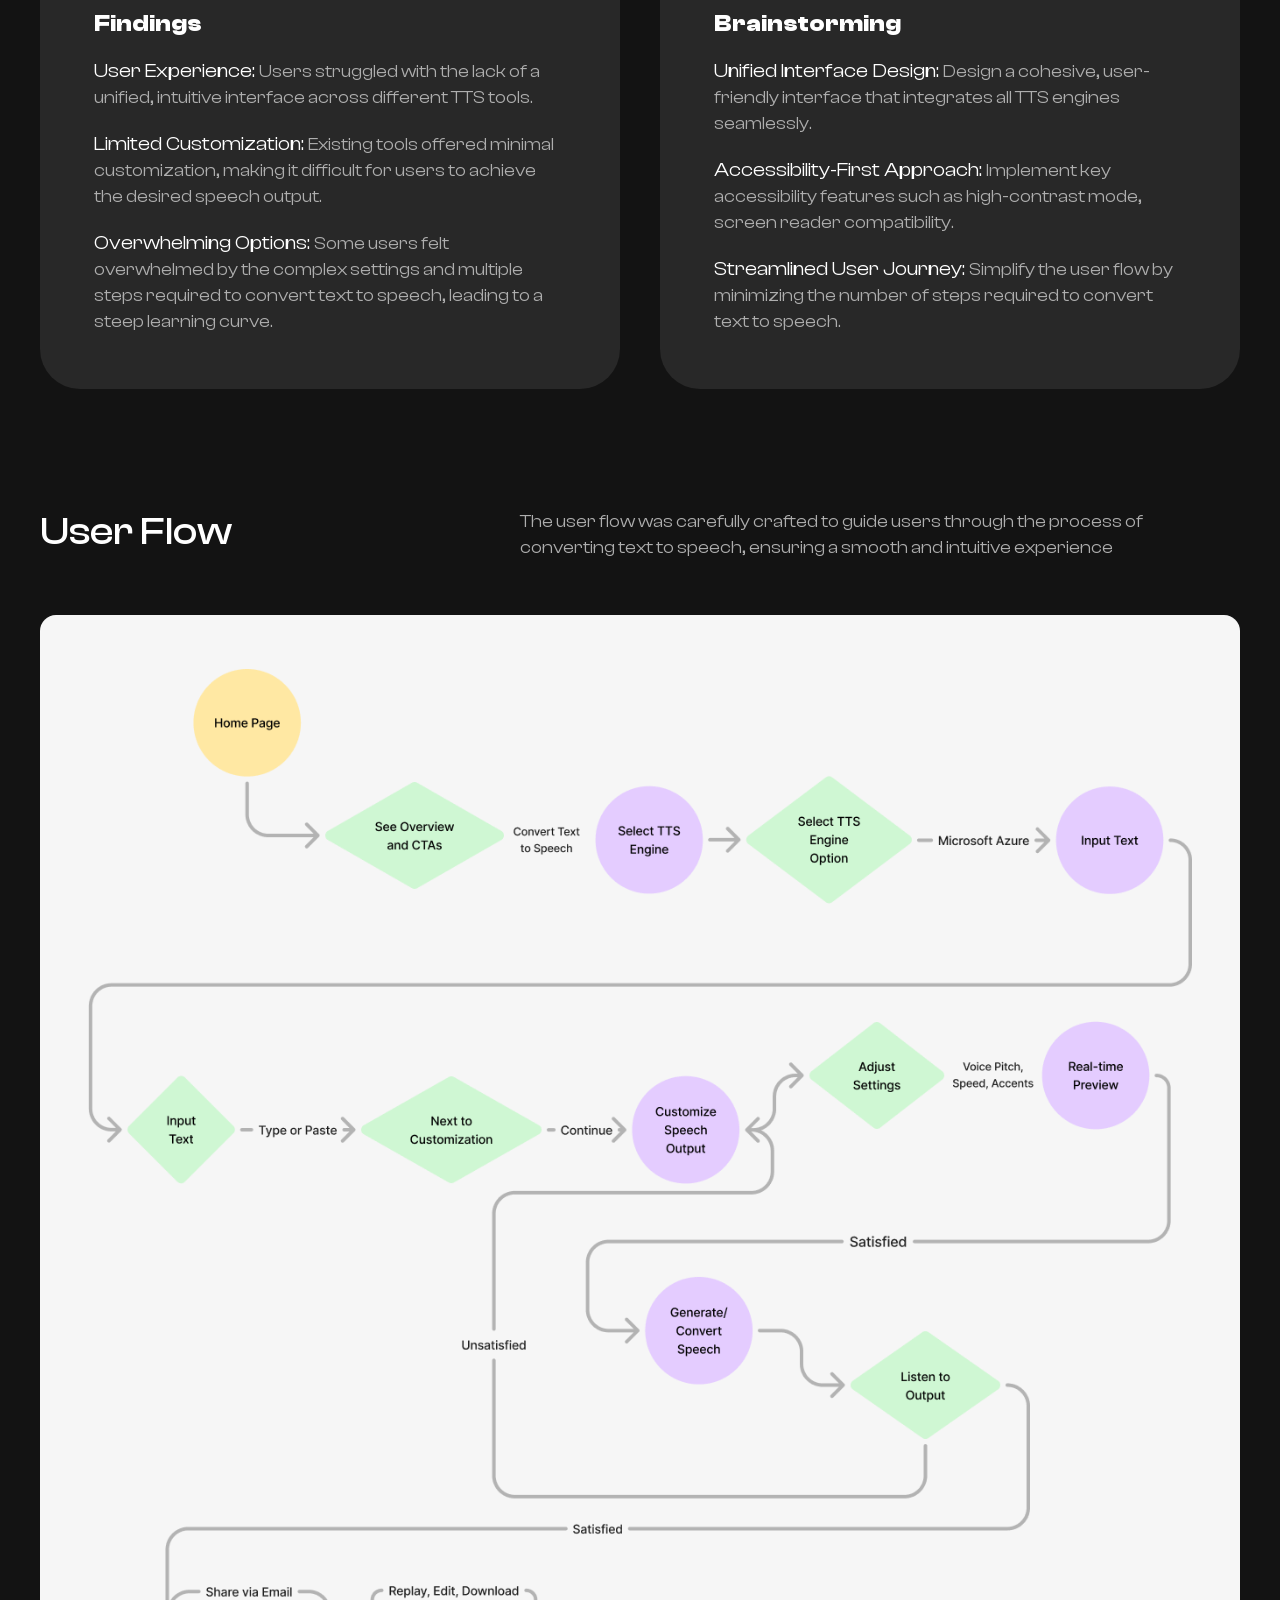
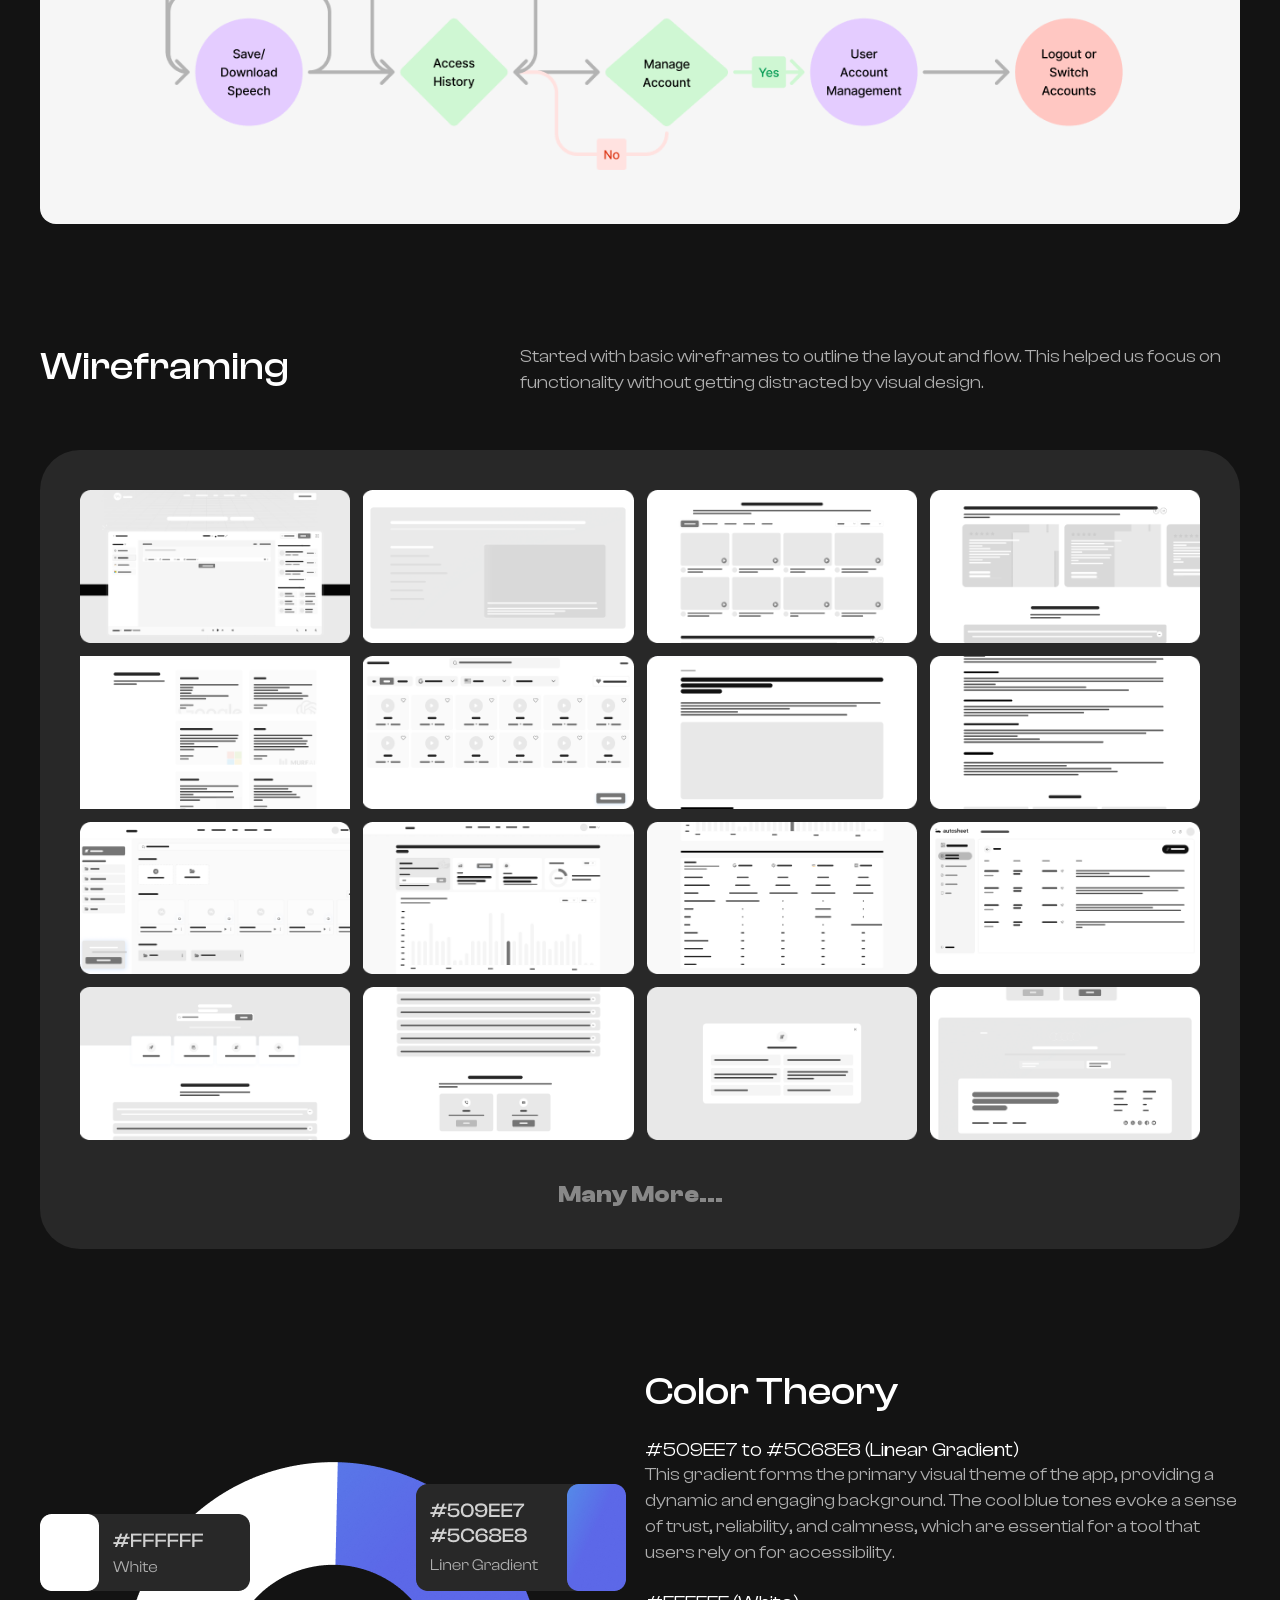
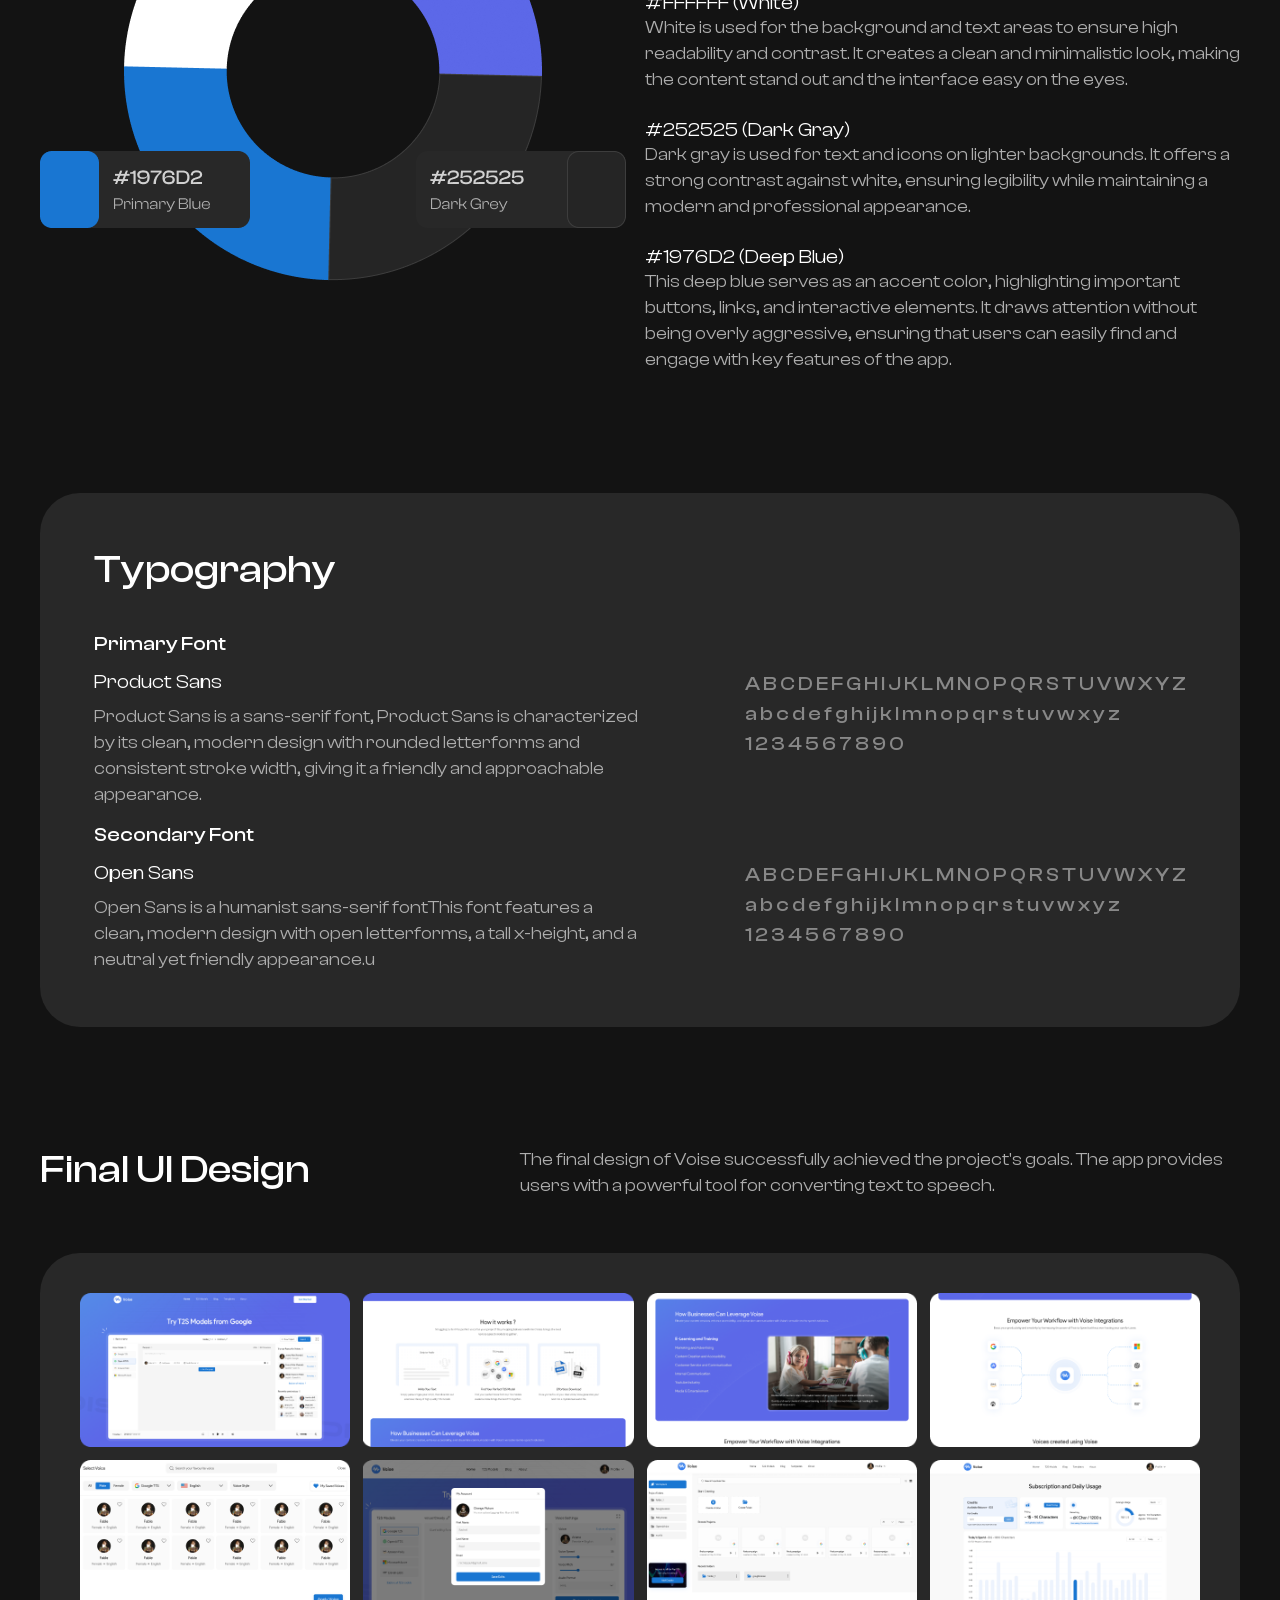
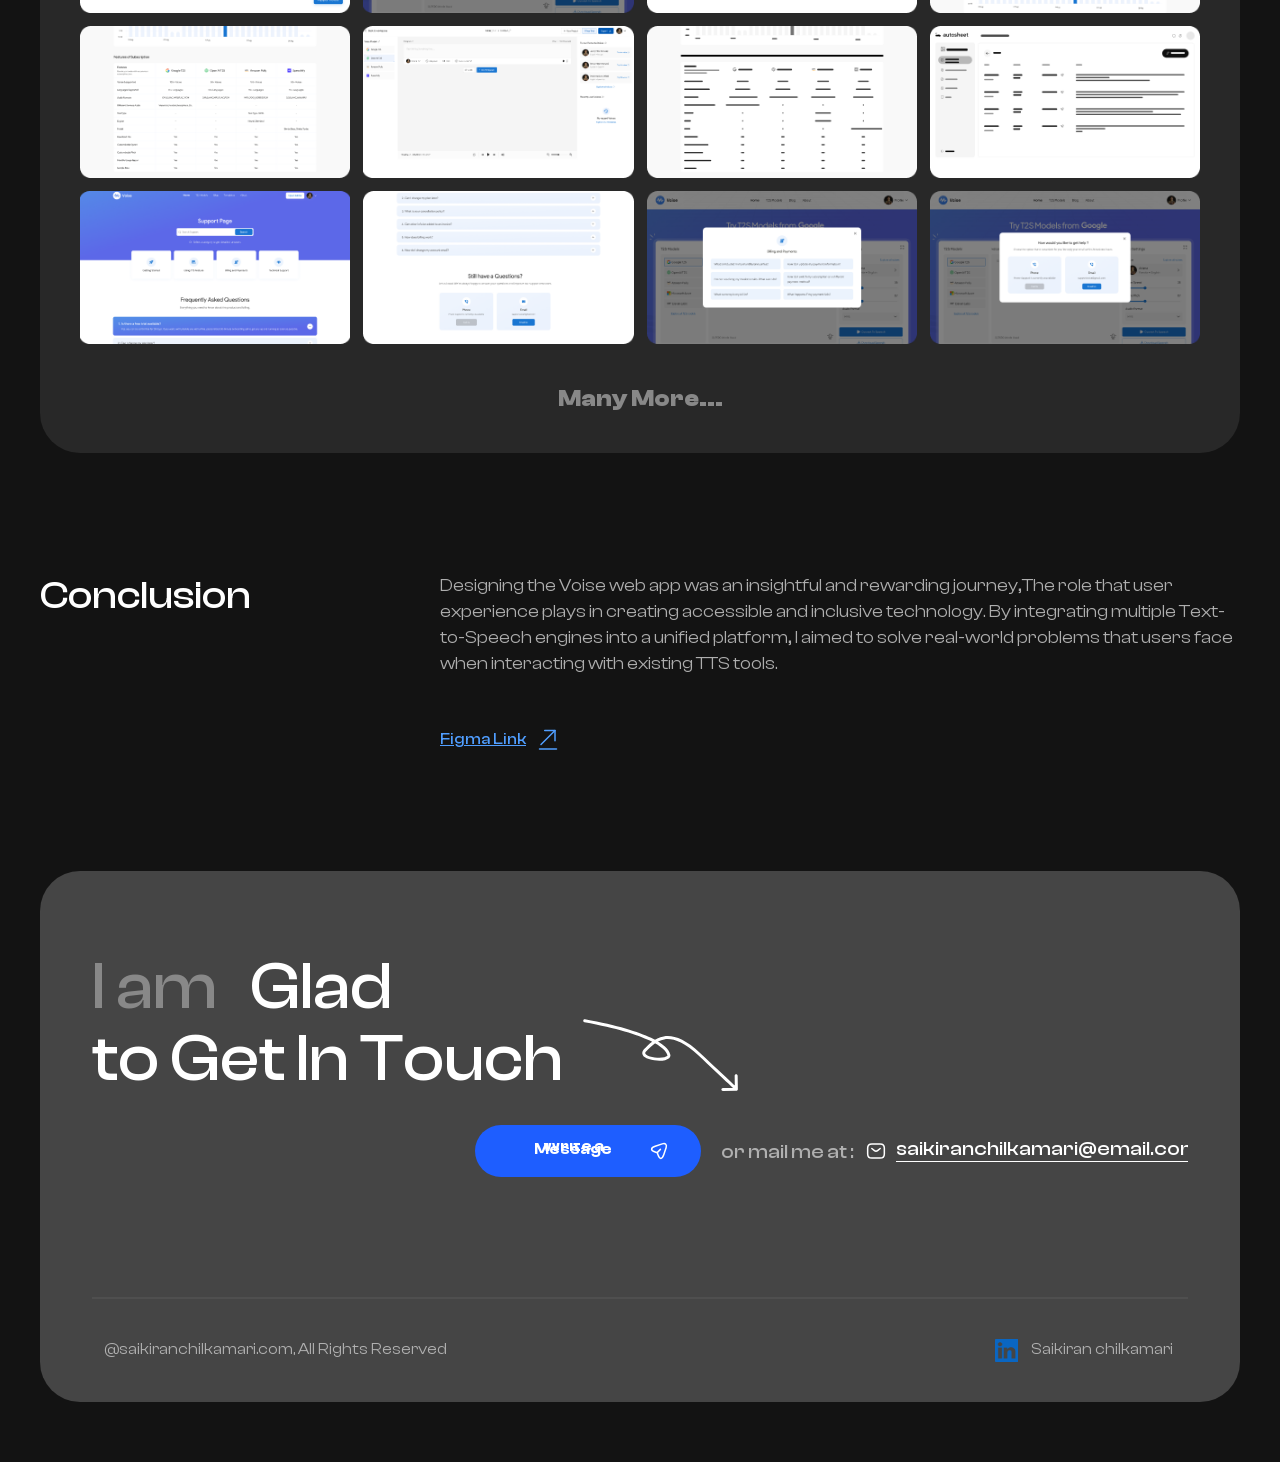
<file: casestudy3.html>
<!DOCTYPE html>
<html lang="en">
  <head>
    <meta charset="UTF-8" />
    <meta name="viewport" content="width=device-width, initial-scale=1.0" />
    <title>Document</title>
    <link rel="stylesheet" href="./casestudy.css" />
    <link rel="stylesheet" href="./fonts.css" />
    <link rel="stylesheet" href="./global.css" />

  </head>
  <body>
    <header class="container scroll">
      <nav class="navbar">
        <div class="logo">
          <a href="index.html"> <img src="./images/Logo.svg" alt="" /> </a>
        </div>
        <div class="nav-list-links" id="nav-list-links">
          <ul class="nav-links">
            <li>
              <a href="./about.html" class="btn">
                <p class="main-btn">
                  <span class="span1-btn">About me</span>
                  <span class="span2-btn">About me</span>
                </p>
              </a>
            </li>
            <li>
              <a href="./project-list.html" class="btn">
                <p class="main-btn">
                  <span class="span1-btn">Projects</span>
                  <span class="span2-btn">Projects</span>
                </p>
              </a>
            </li>
            <li>
              <a href="./index.html#case-study" class="btn">
                <p class="main-btn">
                  <span class="span1-btn">Case Studies</span>
                  <span class="span2-btn">Case Studies</span>
                </p>
              </a>
            </li>
            <li class="nav-cotact">
              <a href="./form.html" class="btn">
                <p class="main-btn">
                  <span class="span1-btn">Contact</span>
                  <span class="span2-btn">Contact</span>
                </p>
              </a>
            </li>
          </ul>
        </div>
 
        <div class="hamburger" id="hamburger">
          <span></span>
          <span></span>
          <span></span>
        </div>
      </nav>
    </header> 
    
    <main>
      <section id="casestudy-title">
        <div class="casestudy-title-main container mt">
          <div class="case-title-svg">
            <img src="./images/case3/Frame 1618871166.svg" alt="" />
          </div>

          <div class="case-title-text">
            <h1>
              <span> (</span> Voise <span>) </span> Transforming Text into
              Speech with Ease.<span>
                The Journey Behind Our Voice-Based Web App.
              </span>
            </h1>
          </div>
        </div>
      </section>

      <section id="case-banner">
        <div class="case-banner container mt">
          <img src="./images/case3/banner.png" alt="" />
        </div>
      </section>

      <section id="details-statement">
        <div class="details-statement-main grid-main container">
          <div class="project-details case-title">
            <h2>Project Details</h2>
            <p class="para">
              The Voice-Based Web App is a digital platform designed with
              accessibility and user experience at its core, aimed at
              transforming written text into spoken words through the
              integration of multiple Text-to-Speech (TTS) engines. The app
              leverages the capabilities of industry-leading TTS services such
              as Google TTS, ChatGPT TTS, Amazon Polly, and Microsoft Azure,
              providing users with a range of voice options, each with its own
              unique qualities.
            </p>
            <p class="para">
              The driving force behind this project was the need to create a
              versatile tool that could cater to a broad spectrum of users,
              including those with visual impairments, learning, By offering a
              seamless and intuitive interface, the app aims to make the process
              of converting text to speech.
            </p>
          </div>
          <div class="problem-statement case-title">
            <h2>The Problem Statement</h2>
            <p class="para">
              Despite the availability of various Text-to-Speech tools, the
              landscape for TTS technology is fragmented and often fails to meet
              the diverse needs of users. Existing tools typically offer limited
              voice options and lack flexibility, forcing users to settle for a
              one-size-fits-all approach. This is particularly problematic for
              individuals with specific needs. These users require a tool that
              is not only reliable and high-quality but also easy to navigate
              and customize.
            </p>
          </div>
        </div>
      </section>

      <section id="challenges">
        <div class="challenges-main container mt">
          <h2 class="challenges-title">Defining The Chanlenges</h2>
          <div class="challenges-img challenges-img-2">
            <img src="./images/case3/Frame 1618871169.png" alt="" />
          </div>
        </div>
      </section>

       <section id="targets">
        <div class="targets-main container mt">
          <div class="targets-main-section">
            <h2 class="target-title">The Goals & Targets</h2>
            <div class="target-cards">
              <div class="extra">
                <div class="round"></div>
                <div class="card">
                  <div class="card-number">
                    <h3>01</h3>
                  </div>
                  <div class="card-text">
                    <h3>User-Centered Design</h3>
                    <p class="para">
                      Create an interface that is easy to navigate for all users
                    </p>
                  </div>
                </div>
              </div>
              <div class="extra">
                <div class="round"></div>
                <div class="card">
                  <div class="card-number">
                    <h3>02</h3>
                  </div>
                  <div class="card-text">
                    <h3>Customization Flexibility</h3>
                    <p class="para">
                      Enable users to personalize their text-to-speech
                      experience with options like voice selection, pitch, and
                      speed adjustments.
                    </p>
                  </div>
                </div>
              </div>
              <div class="extra">
                <div class="round"></div>
                <div class="card">
                  <div class="card-number">
                    <h3>03</h3>
                  </div>
                  <div class="card-text">
                    <h3>Seamless Integration</h3>
                    <p class="para">
                      Ensure smooth integration of multiple TTS engines while
                      maintaining a consistent user experience.
                    </p>
                  </div>
                </div>
              </div>
              <div class="extra">
                <div class="round"></div>
                <div class="card">
                  <div class="card-number">
                    <h3>04</h3>
                  </div>
                  <div class="card-text">
                    <h3>Enhanced Accessibility</h3>
                    <p class="para">
                      Design with accessibility standards in mind, making the
                      app usable for individuals with various impairments.
                    </p>
                  </div>
                </div>
              </div>
            </div>
          </div>
        </div>
      </section> 

      <section id="research">
        <div class="research-main container mt case-title">
          <div class="research-text-img">
            <h2>User Research</h2>
            <div class="research-imgs">
              <div class="frame-1">
                <img src="./images/case3/Frame (1).png" alt="" />
              </div>
              <div class="frame-2">
                <img src="./images/case3/Frame (2).png" alt="" />
              </div>
              <div class="frame-3">
                <img src="./images/case3/Frame (3).png" alt="" />
              </div>
              <div class="frame-4">
                <img src="./images/case3/Frame (4).png" alt="" />
              </div>
            </div>
          </div>
        </div>
      </section>

      <section id="finding-brain">
        <div class="finding-brain-main container">
          <div class="grid-main">
            <div class="finding finding-pad">
              <h2>Findings</h2>
              <div class="fine-margin">
                <h3>User Experience:</h3>
                <p class="para">
                  Users struggled with the lack of a unified, intuitive
                  interface across different TTS tools.
                </p>
              </div>
              <div class="fine-margin">
                <h3>Limited Customization:</h3>
                <p class="para">
                  Existing tools offered minimal customization, making it
                  difficult for users to achieve the desired speech output.
                </p>
              </div>
              <div class="fine-margin">
                <h3>Overwhelming Options:</h3>
                <p class="para">
                  Some users felt overwhelmed by the complex settings and
                  multiple steps required to convert text to speech, leading to
                  a steep learning curve.
                </p>
              </div>
            </div>
            <div class="brain finding-pad">
              <h2>Brainstorming</h2>
              <div class="fine-margin">
                <h3>Unified Interface Design:</h3>
                <p class="para">
                  Design a cohesive, user-friendly interface that integrates all
                  TTS engines seamlessly.
                </p>
              </div>
              <div class="fine-margin">
                <h3>Accessibility-First Approach:</h3>
                <p class="para">
                  Implement key accessibility features such as high-contrast
                  mode, screen reader compatibility.
                </p>
              </div>
              <div class="fine-margin">
                <h3>Streamlined User Journey:</h3>
                <p class="para">
                  Simplify the user flow by minimizing the number of steps
                  required to convert text to speech.
                </p>
              </div>
            </div>
          </div>
        </div>
      </section>

      <section id="use-flow">
        <div class="use-flow-main container mt">
          <div class="use-flow-text">
            <h2 class="title">User Flow</h2>
            <p class="para">
              The user flow was carefully crafted to guide users through the
              process of converting text to speech, ensuring a smooth and
              intuitive experience
            </p>
          </div>

          <div class="use-flow-img">
            <img src="./images/case3/Frame 1618871168.png" alt="" />
          </div>
        </div>
      </section>

      <section id="wireframing">
        <div class="wireframing-main container mt">
          <div class="wireframing-text">
            <h2 class="title">Wireframing</h2>
            <p class="para">
              Started with basic wireframes to outline the layout and flow. This
              helped us focus on functionality without getting distracted by
              visual design.
            </p>
          </div>
          <div class="many-more">

          
          <div class="wireframing-grid">
            <div class="wire">
              <img src="./images/case3/wire1.png" alt="" />
            </div>
            <div class="wire">
              <img src="./images/case3/wire2.png" alt="" />
            </div>
            <div class="wire">
              <img src="./images/case3/wire3.png" alt="" />
            </div>
            <div class="wire">
              <img src="./images/case3/wire4.png" alt="" />
            </div>
            <div class="wire">
              <img src="./images/case3/wire5.png" alt="" />
            </div>
            <div class="wire">
              <img src="./images/case3/wire6.png" alt="" />
            </div>
            <div class="wire">
              <img src="./images/case3/wire7.png" alt="" />
            </div>
            <div class="wire">
              <img src="./images/case3/wire8.png" alt="" />
            </div>
            <div class="wire">
              <img src="./images/case3/wire9.png" alt="" />
            </div>
            <div class="wire">
              <img src="./images/case3/wire10.png" alt="" />
            </div>
            <div class="wire">
              <img src="./images/case3/wire11.png" alt="" />
            </div>
            <div class="wire">
              <img src="./images/case3/wire12.png" alt="" />
            </div>
            <div class="wire">
              <img src="./images/case3/wire13.png" alt="" />
            </div>
            <div class="wire">
              <img src="./images/case3/wire14.png" alt="" />
            </div>
            <div class="wire">
              <img src="./images/case3/wire15.png" alt="" />
            </div>
            <div class="wire">
              <img src="./images/case3/wire16.png" alt="" />
            </div>
          </div>
          <div class="many-more-text">
            <h2>Many More...</h2>
          </div>
        </div>
        </div>
      </section>

      <section id="theory">
        <div class="theory-main container mt">
          <div class="theory-img">
            <img src="./images/case3/Frame 113.png" alt="" />
          </div>
          <div class="theory-text">
            <h2 class="title">Color Theory</h2>
            <div class="theory-box">
              <h3>#509EE7 to #5C68E8 (Linear Gradient)</h3>
              <p class="para">
                This gradient forms the primary visual theme of the app,
                providing a dynamic and engaging background. The cool blue tones
                evoke a sense of trust, reliability, and calmness, which are
                essential for a tool that users rely on for accessibility.
              </p>
            </div>
            <div class="theory-box">
              <h3>#FFFFFF (White)</h3>
              <p class="para">
                White is used for the background and text areas to ensure high
                readability and contrast. It creates a clean and minimalistic
                look, making the content stand out and the interface easy on the
                eyes.
              </p>
            </div>
            <div class="theory-box">
              <h3>#252525 (Dark Gray)</h3>
              <p class="para">
                Dark gray is used for text and icons on lighter backgrounds. It
                offers a strong contrast against white, ensuring legibility
                while maintaining a modern and professional appearance.
              </p>
            </div>
            <div class="theory-box">
              <h3>#1976D2 (Deep Blue)</h3>
              <p class="para">
                This deep blue serves as an accent color, highlighting important
                buttons, links, and interactive elements. It draws attention
                without being overly aggressive, ensuring that users can easily
                find and engage with key features of the app.
              </p>
            </div>
          </div>
        </div>
      </section>

      <section id="typography-section">
        <div class="container typography-section mt">
          <div class="typography-section-main">
            <h2 class="title">Typography</h2>
            <div class="primary-font">
              <h3 class="font">Primary Font</h3>
              <div class="flex">
                <div class="font-details">
                  <h3 class="font-name">Product Sans</h3>
                  <p class="para">
                    Product Sans is a sans-serif font, Product Sans is
                    characterized by its clean, modern design with rounded
                    letterforms and consistent stroke width, giving it a
                    friendly and approachable appearance.
                  </p>
                </div>
                <div class="alphabets">
                  <h3>A B C D E F G H I J K L M N O P Q R S T U V W X Y Z</h3>
                  <h3 class="lower">
                    A B C D E F G H I J K L M N O P Q R S T U V W X Y Z
                  </h3>
                  <h3>1 2 3 4 5 6 7 8 9 0</h3>
                </div>
              </div>
            </div>
            <div class="secondary-font">
              <h3 class="font">Secondary Font</h3>
              <div class="flex">
                <div class="font-details">
                  <h3 class="font-name">Open Sans</h3>
                  <p class="para">
                    Open Sans is a humanist sans-serif fontThis font features a
                    clean, modern design with open letterforms, a tall x-height,
                    and a neutral yet friendly appearance.u
                  </p>
                </div>
                <div class="alphabets">
                  <h3>A B C D E F G H I J K L M N O P Q R S T U V W X Y Z</h3>
                  <h3 class="lower">
                    A B C D E F G H I J K L M N O P Q R S T U V W X Y Z
                  </h3>
                  <h3>1 2 3 4 5 6 7 8 9 0</h3>
                </div>
              </div>
            </div>
          </div>
        </div>
      </section>

      <section id="design">
        <div class="design-main container mt">
          <div class="design-text">
            <h2 class="title">Final UI Design</h2>
            <p class="para">
              The final design of Voise successfully achieved the project's
              goals. The app provides users with a powerful tool for converting
              text to speech.
            </p>
          </div>
          <div class="many-more">
          <div class="design-grid">
            <div class="wire">
              <img src="./images/case3/design1.png" alt="" />
            </div>
            <div class="wire">
              <img src="./images/case3/design2.png" alt="" />
            </div>
            <div class="wire">
              <img src="./images/case3/design3.png" alt="" />
            </div>
            <div class="wire">
              <img src="./images/case3/design4.png" alt="" />
            </div>
            <div class="wire">
              <img src="./images/case3/design5.png" alt="" />
            </div>
            <div class="wire">
              <img src="./images/case3/design6.png" alt="" />
            </div>
            <div class="wire">
              <img src="./images/case3/design7.png" alt="" />
            </div>
            <div class="wire">
              <img src="./images/case3/design8.png" alt="" />
            </div>
            <div class="wire">
              <img src="./images/case3/design9.png" alt="" />
            </div>
            <div class="wire">
              <img src="./images/case3/design10.png" alt="" />
            </div>
            <div class="wire">
              <img src="./images/case3/design11.png" alt="" />
            </div>
            <div class="wire">
              <img src="./images/case3/design12.png" alt="" />
            </div>
            <div class="wire">
              <img src="./images/case3/design13.png" alt="" />
            </div>
            <div class="wire">
              <img src="./images/case3/design14.png" alt="" />
            </div>
            <div class="wire">
              <img src="./images/case3/design15.png" alt="" />
            </div>
            <div class="wire">
              <img src="./images/case3/design16.png" alt="" />
            </div>
      
          </div>
          <div class="many-more-text">
            <h2>Many More...</h2>
          </div>
          

          </div>
        </div>
      </section>

      <section id="conclusion">
        <div class="conclusion-main container mt">
          <h2 class="title">Conclusion</h2>
          <div>
            <p class="para">
              Designing the Voise web app was an insightful and rewarding
              journey,The role that user experience plays in creating accessible
              and inclusive technology. By integrating multiple Text-to-Speech
              engines into a unified platform, I aimed to solve real-world
              problems that users face when interacting with existing TTS tools.
            </p>
            <a href="#" class="btn">
              Figma Link

              <svg
                xmlns="http://www.w3.org/2000/svg"
                width="24"
                height="24"
                viewBox="0 0 24 24"
                fill="none"
              >
                <path
                  d="M20.5 22H3.5"
                  stroke="white"
                  stroke-width="1.5"
                  stroke-miterlimit="10"
                  stroke-linecap="round"
                  stroke-linejoin="round"
                />
                <path
                  d="M19 3.5L5 17.5"
                  stroke="white"
                  stroke-width="1.5"
                  stroke-miterlimit="10"
                  stroke-linecap="round"
                  stroke-linejoin="round"
                />
                <path
                  d="M19 13.77V3.5H8.73"
                  stroke="white"
                  stroke-width="1.5"
                  stroke-miterlimit="10"
                  stroke-linecap="round"
                  stroke-linejoin="round"
                />
              </svg>
            </a>
          </div>
        </div>
      </section>

      <footer id="footer" class="container mt">
        <div class="footer-main">
          <div class="footer-top">
            <div class="footer-title">
              <h1>
                I am
                <span>
                  &nbsp; Glad <br />
                  to Get In Touch
                </span>
              </h1>
              <div class="photo">
                <svg
                  xmlns="http://www.w3.org/2000/svg"
                  width="155"
                  height="72"
                  viewBox="0 0 155 72"
                  fill="none"
                >
                  <path
                    d="M1.99549 0.187068C1.18057 0.0380399 0.399146 0.577845 0.250118 1.39276C0.101089 2.20767 0.640895 2.9891 1.45581 3.13813L1.99549 0.187068ZM116.296 35.2748L117.321 34.1796L116.296 35.2748ZM153.403 71.6669C154.231 71.6532 154.891 70.9707 154.878 70.1424L154.655 56.6442C154.641 55.8159 153.958 55.1555 153.13 55.1692C152.302 55.1829 151.641 55.8654 151.655 56.6937L151.853 68.6921L139.855 68.8903C139.027 68.904 138.366 69.5866 138.38 70.4149C138.394 71.2432 139.076 71.9036 139.904 71.8899L153.403 71.6669ZM1.45581 3.13813C33.9957 9.08892 54.3356 15.5964 66.7673 21.5577C79.287 27.5611 83.4652 32.8544 84.3516 36.1664L87.2496 35.3908C86.0041 30.7369 80.7478 24.9345 68.0644 18.8526C55.2931 12.7285 34.6614 6.16091 1.99549 0.187068L1.45581 3.13813ZM84.3516 36.1664C84.4184 36.4158 84.3978 36.5704 84.364 36.674C84.3275 36.7856 84.2417 36.9388 84.0345 37.1249C83.5863 37.5272 82.7337 37.9351 81.4308 38.2385C78.864 38.8364 75.2168 38.8789 71.6978 38.3898C68.1371 37.8949 65.0256 36.8993 63.3752 35.6532C62.5649 35.0414 62.3096 34.5264 62.2735 34.1598C62.2394 33.8143 62.3594 33.1775 63.2969 32.2128L61.1455 30.122C59.8703 31.4342 59.1344 32.8981 59.288 34.4544C59.4395 35.9897 60.4156 37.1777 61.5675 38.0474C63.8416 39.7644 67.5779 40.846 71.2848 41.3612C75.0335 41.8822 79.074 41.8678 82.1113 41.1603C83.6106 40.8112 85.0392 40.2544 86.0385 39.3573C86.555 38.8937 86.9845 38.3135 87.2158 37.6053C87.4497 36.889 87.4493 36.1371 87.2496 35.3908L84.3516 36.1664ZM63.2969 32.2128C67.7938 27.5856 73.2357 21.7749 81.2118 20.4124C89.0792 19.0684 99.9294 22.0138 115.272 36.3701L117.321 34.1796C101.68 19.5437 89.9184 15.8816 80.7066 17.4552C71.6036 19.0102 65.4994 25.6419 61.1455 30.122L63.2969 32.2128ZM115.272 36.3701C140.061 59.5664 150.313 69.289 152.335 71.2452L154.421 69.0891C152.377 67.1119 142.105 57.3708 117.321 34.1796L115.272 36.3701Z"
                    fill="white"
                  />
                </svg>
              </div>
            </div>
            <div class="btn-with-mail-photo">
              <div class="btn-text">
                <a href="#" class="btn footer-btn">
                  <p class="main-btn">
                    <span class="span1-btn">Write a Message</span>
                    <span class="span2-btn">Write a Message</span>
                  </p>
                  <img src="./images/Arrow.svg" alt="" />
                </a>

                <div class="mail-div">
                  <span class="span"
                    >or mail me at : &nbsp;
 
                    &nbsp;
                  </span>

                  <a href="#" class="btn footer-mail">
                    <svg
                    xmlns="http://www.w3.org/2000/svg"
                    width="20"
                    height="20"
                    viewBox="0 0 20 20"
                    fill="none"
                  >
                    <path
                      d="M14.1667 17.0832H5.83335C3.33335 17.0832 1.66669 15.8332 1.66669 12.9165V7.08317C1.66669 4.1665 3.33335 2.9165 5.83335 2.9165H14.1667C16.6667 2.9165 18.3334 4.1665 18.3334 7.08317V12.9165C18.3334 15.8332 16.6667 17.0832 14.1667 17.0832Z"
                      stroke="white"
                      stroke-width="1.5"
                      stroke-miterlimit="10"
                      stroke-linecap="round"
                      stroke-linejoin="round"
                    />
                    <path
                      d="M14.1666 7.5L11.5583 9.58333C10.7 10.2667 9.29164 10.2667 8.43331 9.58333L5.83331 7.5"
                      stroke="white"
                      stroke-width="1.5"
                      stroke-miterlimit="10"
                      stroke-linecap="round"
                      stroke-linejoin="round"
                    />
                  </svg>
                    <p class="main-btn">
                      <span class="span1-btn"
                        >saikiranchilkamari@email.com
                      </span>
                      <span class="span2-btn"
                        >saikiranchilkamari@email.com
                      </span>
                    </p>
                  </a>
                </div>
              </div>
            </div>
          </div>

          <div class="copy-rights">
            <p>@saikiranchilkamari.com, All Rights Reserved</p>

            <a href="#" class="btn linkedin">
              <img
                src="./images/project1/LinkedIn-Blue-72-Γö¼┬½@2x 1 (1).svg"
                alt=""
              />
              <p class="main-btn">
                <span class="span1-btn">Saikiran chilkamari </span>
                <span class="span2-btn">Saikiran chilkamari</span>
              </p>
            </a>
          </div>
        </div>
      </footer>
    </main>
    <script src="./script.js"></script>

  </body>
</html>
</file>
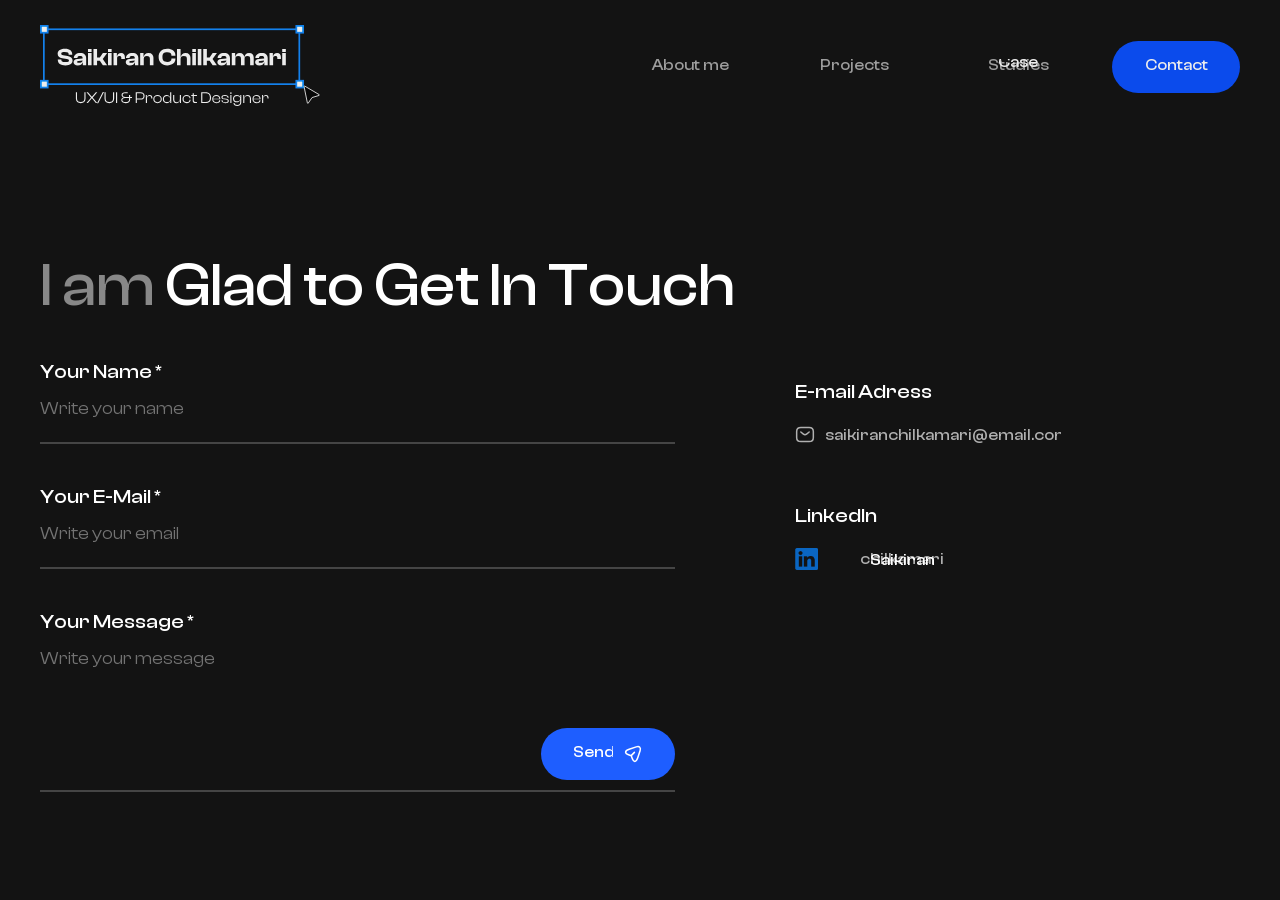
<file: form.html>
<!DOCTYPE html>
<html lang="en">
<head>
    <meta charset="UTF-8">
    <meta name="viewport" content="width=device-width, initial-scale=1.0">
    <title>Document</title>
    <link rel="stylesheet" href="./fonts.css" />
    <link rel="stylesheet" href="./global.css" />
    <link rel="stylesheet" href="./form.css">

</head>
<body>
  <header class="container scroll">
    <nav class="navbar">
      <div class="logo">
        <a href="index.html"> <img src="./images/Logo.svg" alt="" /> </a>
      </div>
      <div class="nav-list-links" id="nav-list-links">
        <ul class="nav-links">
          <li>
            <a href="./about.html" class="btn">
              <p class="main-btn">
                <span class="span1-btn">About me</span>
                <span class="span2-btn">About me</span>
              </p>
            </a>
          </li>
          <li>
            <a href="./project-list.html" class="btn">
              <p class="main-btn">
                <span class="span1-btn">Projects</span>
                <span class="span2-btn">Projects</span>
              </p>
            </a>
          </li>
          <li>
            <a href="./index.html#case-study" class="btn">
              <p class="main-btn">
                <span class="span1-btn">Case Studies</span>
                <span class="span2-btn">Case Studies</span>
              </p>
            </a>
          </li>
          <li class="nav-cotact">
            <a href="./form.html" class="btn">
              <p class="main-btn">
                <span class="span1-btn">Contact</span>
                <span class="span2-btn">Contact</span>
              </p>
            </a>
          </li>
        </ul>
      </div>

      <div class="hamburger" id="hamburger">
        <span></span>
        <span></span>
        <span></span>
      </div>
    </nav>
  </header> 
  
    <main>
        <section id="form">
            <div class="form-main mt container">
                <h1 class="form-title title"> <span> I am </span> Glad to Get In Touch </h1>
                <div class="form">
                    <form action="">
                        <div class="form-inputs">
                            <div class="name padding">
                                <label for="name"> Your Name * </label>
                                <input type="text" id="name" class="para" placeholder="Write your name">
                            </div>
                            <div class="email padding">
                                <label for="email"> Your E-Mail *</label>
                                <input type="email" id="email" class="para" placeholder="Write your email">
                            </div>
                            <div class="message padding">
                                <label for="message">Your Message *</label>
                                <textarea name="" id="message"  class="para" placeholder="Write your message"></textarea>
                                <div class="form-btn">
                                 
                                  <a href="#" class="btn">
                                    <p class="main-btn">
                                      <span class="span1-btn">Send</span>
                                      <span class="span2-btn">Send</span>
                                    </p>
                                    <img src="./images/form/send-2.svg" alt="">
                                  </a>

                              </div>
                            </div>
                        </div>
                      
                    </form>
                    <div class="links">
                        <div class="form-mail">
                            <h2>E-mail Adress </h2>
                        
                            <a href="mailto:vinaygurram143@gmail.com" class="btn">
                                <img src="./images/form/sms.svg" alt="">
                                <p class="main-btn">
                                    <span class="span1-btn">saikiranchilkamari@email.com</span>
                                    <span class="span2-btn">saikiranchilkamari@email.com</span>
                                </p>
                            </a>
                        </div>
                        <div class="form-linkedin">
                            <h2>LinkedIn </h2>
                          
                            <a href="https://www.linkedin.com/in/vinay-gurram-176075271/" class="btn">
                                <img src="./images/form/LinkedIn-Blue-72-Γö¼┬½@2x 1 (2).svg" alt="">
                                <p class="main-btn">
                                    <span class="span1-btn">Saikiran chilkamari</span>
                                    <span class="span2-btn">Saikiran chilkamari</span>
                                </p>
                            </a>
                        </div>
                    </div>
                </div>

           
            </div>
        </section>

        
    </main>
    <script src="./script.js"></script>

</body>
</html>
</file>
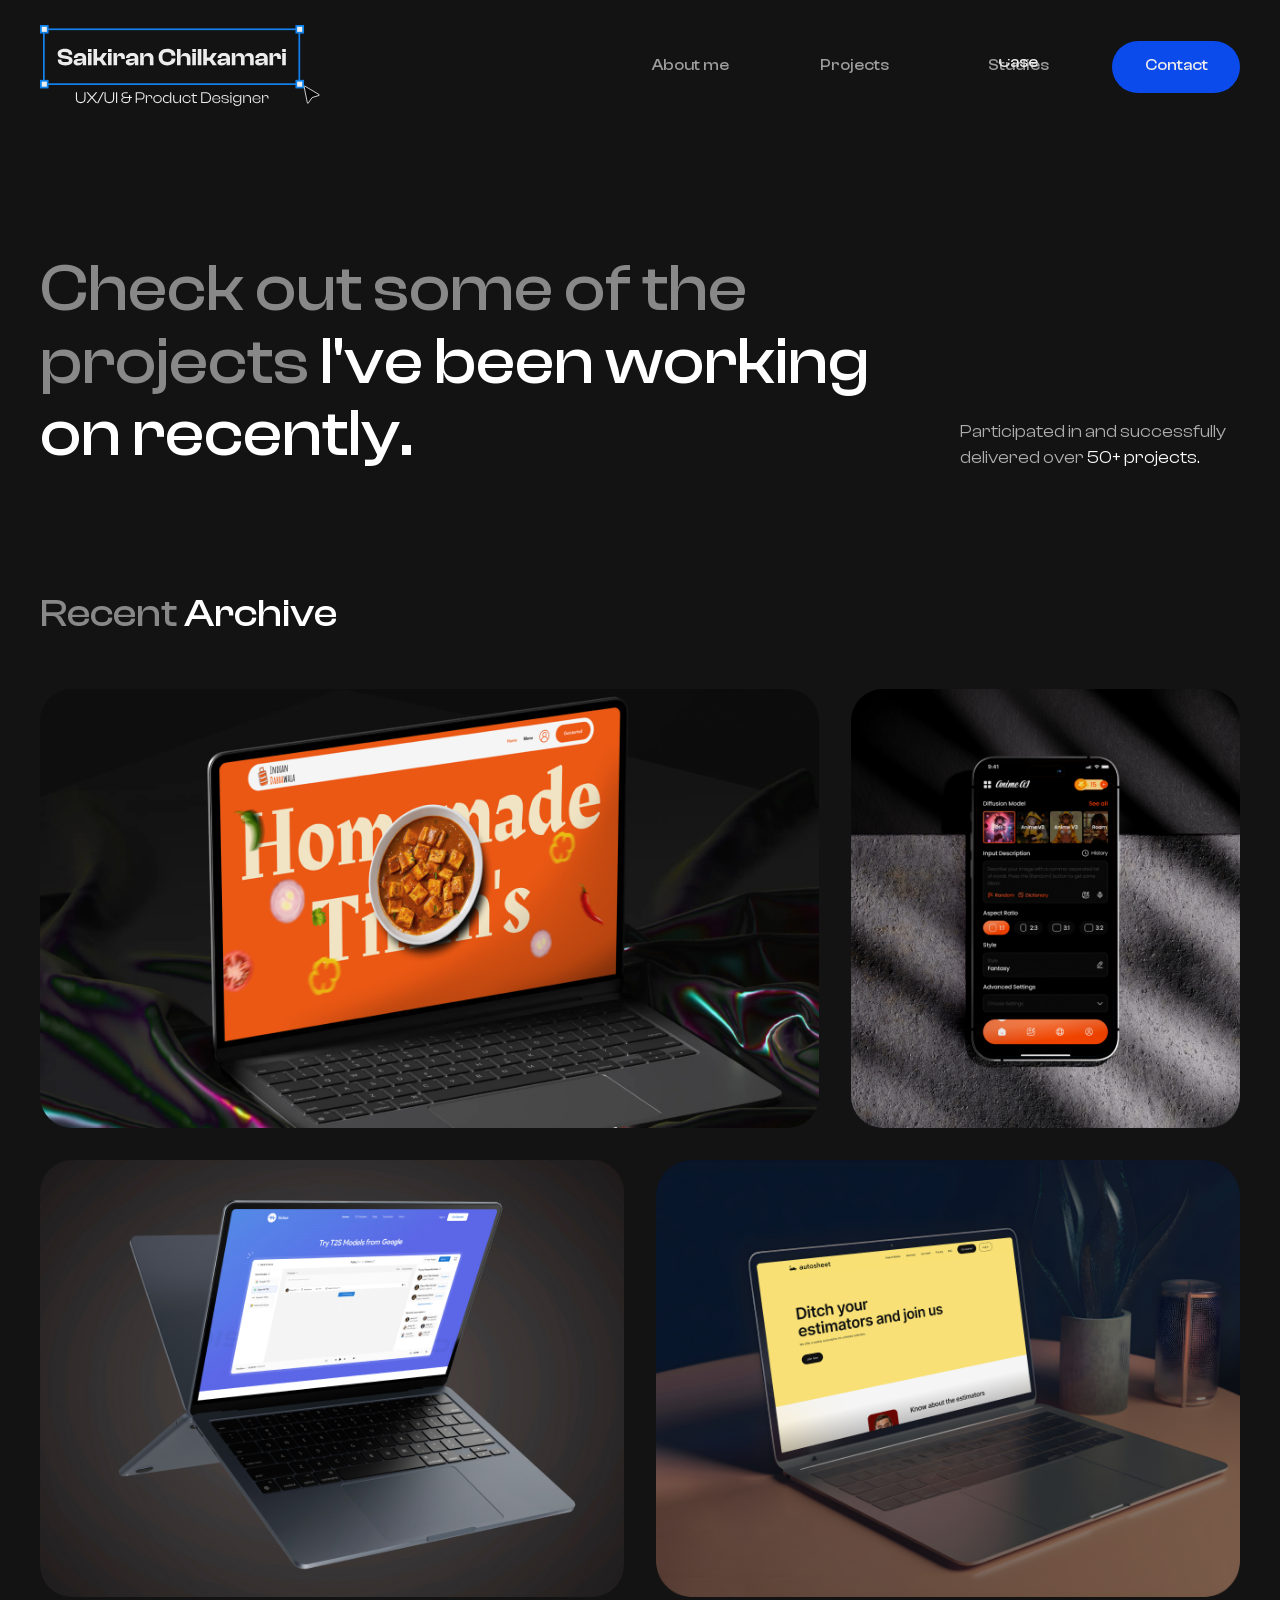
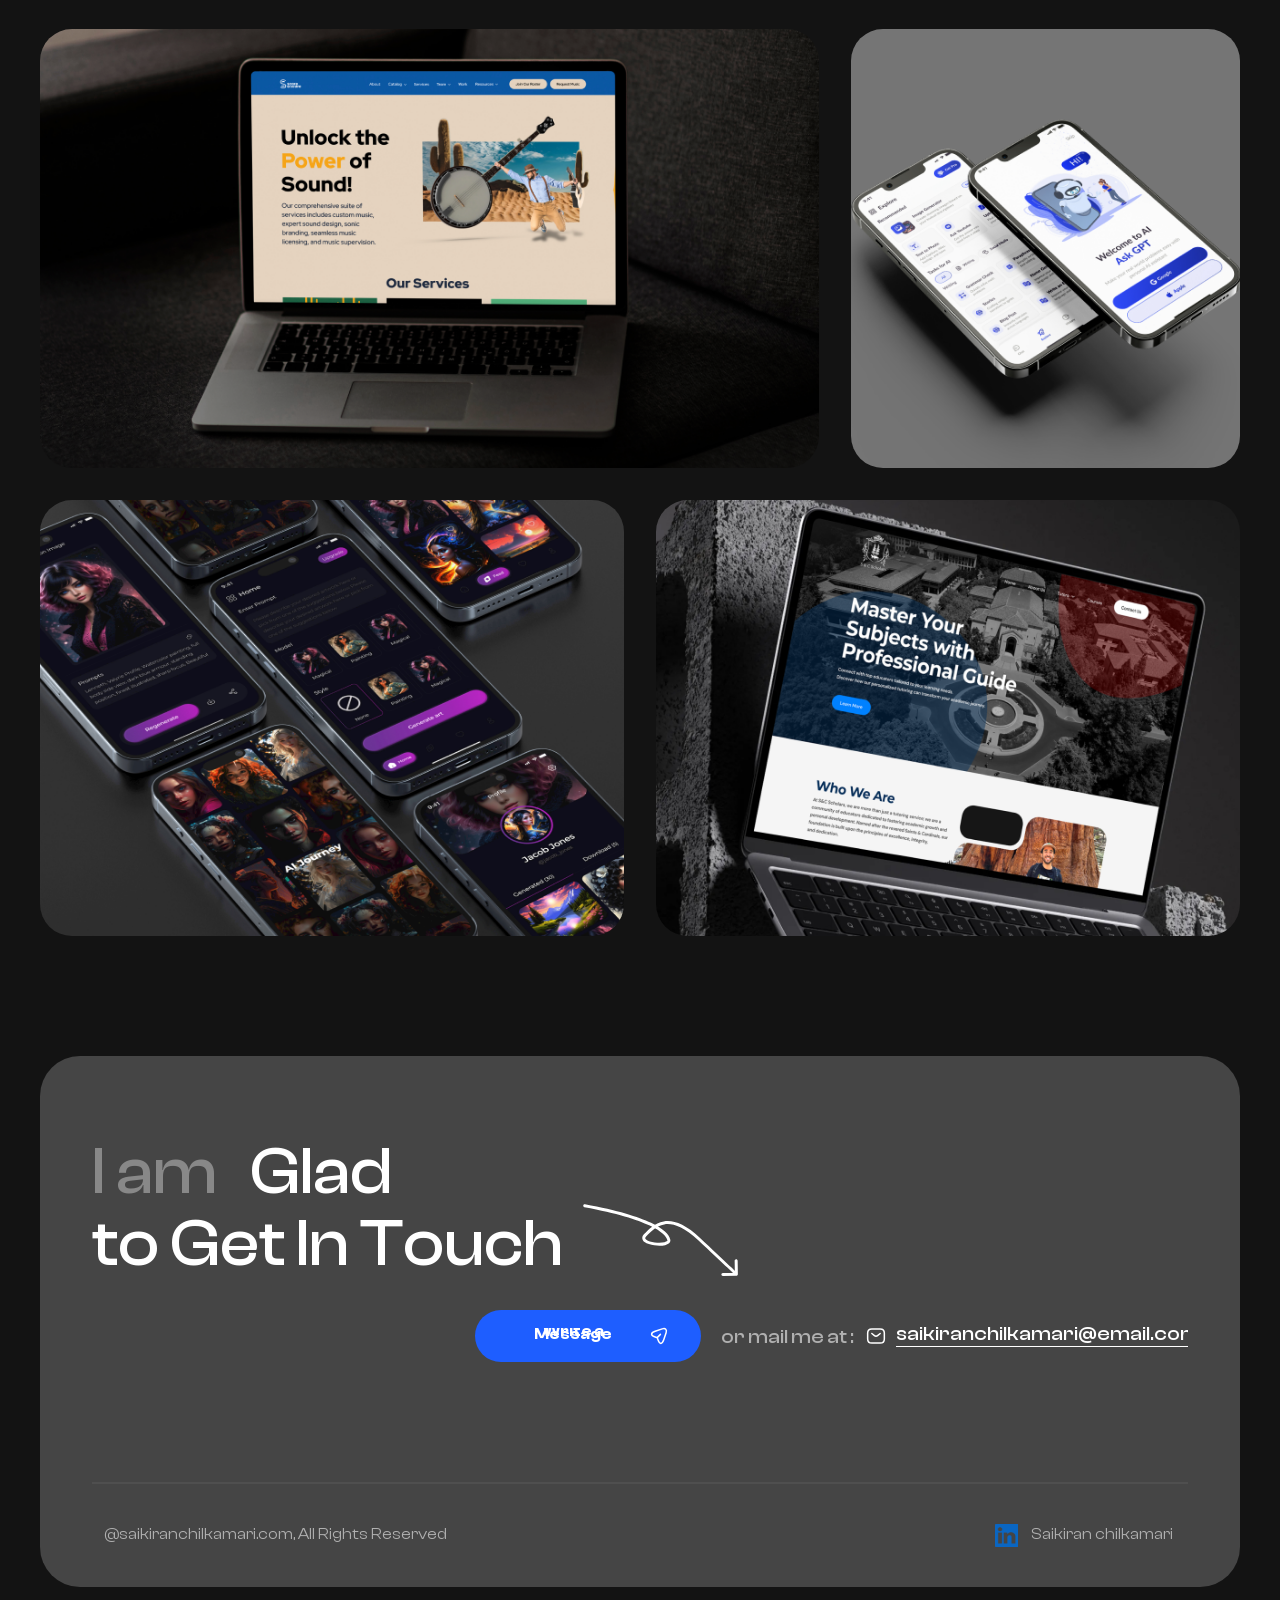
<file: project-list.html>
<!DOCTYPE html>
<html lang="en">
<head>
    <meta charset="UTF-8">
    <meta name="viewport" content="width=device-width, initial-scale=1.0">
    <title>Document</title>
    <link rel="stylesheet" href="./fonts.css">
    <link rel="stylesheet" href="./global.css">
    <link rel="stylesheet" href="project-list.css">

</head>
<body>

  <header class="container scroll">
    <nav class="navbar">
      <div class="logo">
        <a href="index.html"> <img src="./images/Logo.svg" alt="" /> </a>
      </div>
      <div class="nav-list-links" id="nav-list-links">
        <ul class="nav-links">
          <li>
            <a href="./about.html" class="btn">
              <p class="main-btn">
                <span class="span1-btn">About me</span>
                <span class="span2-btn">About me</span>
              </p>
            </a>
          </li>
          <li>
            <a href="./project-list.html" class="btn">
              <p class="main-btn">
                <span class="span1-btn">Projects</span>
                <span class="span2-btn">Projects</span>
              </p>
            </a>
          </li>
          <li>
            <a href="./index.html#case-study" class="btn">
              <p class="main-btn">
                <span class="span1-btn">Case Studies</span>
                <span class="span2-btn">Case Studies</span>
              </p>
            </a>
          </li>
          <li class="nav-cotact">
            <a href="./form.html" class="btn">
              <p class="main-btn">
                <span class="span1-btn">Contact</span>
                <span class="span2-btn">Contact</span>
              </p>
            </a>
          </li>
        </ul>
      </div>

      <div class="hamburger" id="hamburger">
        <span></span>
        <span></span>
        <span></span>
      </div>
    </nav>
  </header> 
  

    <main>
        <section id="content">
            <div class="container mt content-main">
                <div class="content-title">
                    <h2 class="title">
                        <span> Check out some of the projects  </span> I've been working on recently. 
                    </h2>
                </div>

                <div class="content-text">
                    <p class="para">
                        Participated in and successfully delivered over <span> 50+ projects. </span>
                    </p>
                </div>

            </div>
        </section>

        <section id="gallary">
            <div class="container gallary-main mt">
                <div class="gallry-title">
                    <h2 class="title"> <span> Recent </span>  Archive </h2>
                </div>
                <div class="gallary-photos">

                    <div class="first-row hover">
                        <div class="img">
                            <img src="./images/project-list-images/first.png" class="photo" alt="">
                            <div class="hover-btn">
                                <div class="hover-text">
                                    <h3> Indian Dabbawala </h3>
                                    <h4> Home-cooked meal delivery service, CMS website </h4>
                                </div>
                                <div>
                                   <a href="./project1.html"> <img src="./images/project-list-images/Frame 53.svg " alt=""> </a> 
                                </div>
                            </div>
                        </div>
                        <div class="img">
                            <img src="./images/project-list-images/second.png" class="photo" alt="">
                            <div class="hover-btn">
                                <div class="hover-text">
                                    <h3> AI Anime </h3>
                                    <h4> Turnings words into Anime APP </h4>
                                </div>
                                <div>
                                    <a href="./project2.html"> <img src="./images/project-list-images/Frame 53.svg " alt=""> </a> 
                                </div>
                            </div>
                        </div>
                    </div>

                    <div class="second-row hover">
                        <div class="img">
                            <img src="./images/project-list-images/third.png" class="photo" alt="">
                            <div class="hover-btn">
                                <div class="hover-text">
                                    <h3> AI Journey </h3>
                                    <h4> Prompt to Image Generator APP </h4>
                                </div>
                                <div>
                                    <a href="./project3.html"> <img src="./images/project-list-images/Frame 53.svg " alt=""> </a> 
                                </div>
                            </div>
                        </div>
                        <div class="img">
                            <img src="./images/project-list-images/fourth.png" class="photo" alt="">
                            <div class="hover-btn">
                                <div class="hover-text">
                                    <h3> S&C Scholars </h3>
                                    <h4> Connecting with top educators, CMS website </h4>
                                </div>
                                <div>
                                    <a href="./project4.html"> <img src="./images/project-list-images/Frame 53.svg " alt=""> </a> 
                                </div>
                            </div>
                        </div>
                    </div>

                    <div class="third-row hover">
                        <div class="img">
                            <img src="./images/project-list-images/fifth.png" class="photo" alt="">
                            <div class="hover-btn">
                                <div class="hover-text">
                                    <h3> Score a Score </h3>
                                    <h4> Providing custom music and sound solutions, CMS website </h4>
                                </div>
                                <div>
                                    <a href="./project5.html"> <img src="./images/project-list-images/Frame 53.svg " alt=""> </a> 
                                </div>
                            </div>
                        </div>
                        <div class="img">
                            <img src="./images/project-list-images/sixth.png" class="photo" alt="">
                            <div class="hover-btn">
                                <div class="hover-text">
                                    <h3> Ask GPT </h3>
                                    <h4> AI for various queries and tasks APP </h4>
                                </div>
                                <div>
                                    <a href="./project6.html"> <img src="./images/project-list-images/Frame 53.svg " alt=""> </a> 
                                </div>
                            </div>
                        </div>
                    </div>

                    <div class="fourth-row hover">
                        <div class="img">
                            <img src="./images/project-list-images/seventh.png" class="photo" alt="">
                            <div class="hover-btn">
                                <div class="hover-text">
                                    <h3> Voise </h3>
                                    <h4> Web App integrates advanced Text-to-Speech </h4>
                                </div>
                                <div>
                                    <a href="./project7.html"> <img src="./images/project-list-images/Frame 53.svg " alt=""> </a> 
                                </div>
                            </div>
                        </div>
                        <div class="img">
                            <img src="./images/project-list-images/eighth.png" class="photo" alt="">
                            <div class="hover-btn">
                                <div class="hover-text">
                                    <h3> Autosheet </h3>
                                    <h4> The Estimator Based on Insurance,  SAS Website  </h4>
                                </div>
                                <div>
                                    <a href="./project8.html"> <img src="./images/project-list-images/Frame 53.svg " alt=""> </a> 
                                </div>
                            </div>
                        </div>
                    </div>

                </div>
            </div>
        </section>

        <footer id="footer" class="container mt">
          <div class="footer-main">
            <div class="footer-top">
              <div class="footer-title">
                <h1>
                  I am
                  <span>
                    &nbsp; Glad <br />
                    to Get In Touch
                  </span>
                </h1>
                <div class="photo">
                  <svg
                    xmlns="http://www.w3.org/2000/svg"
                    width="155"
                    height="72"
                    viewBox="0 0 155 72"
                    fill="none"
                  >
                    <path
                      d="M1.99549 0.187068C1.18057 0.0380399 0.399146 0.577845 0.250118 1.39276C0.101089 2.20767 0.640895 2.9891 1.45581 3.13813L1.99549 0.187068ZM116.296 35.2748L117.321 34.1796L116.296 35.2748ZM153.403 71.6669C154.231 71.6532 154.891 70.9707 154.878 70.1424L154.655 56.6442C154.641 55.8159 153.958 55.1555 153.13 55.1692C152.302 55.1829 151.641 55.8654 151.655 56.6937L151.853 68.6921L139.855 68.8903C139.027 68.904 138.366 69.5866 138.38 70.4149C138.394 71.2432 139.076 71.9036 139.904 71.8899L153.403 71.6669ZM1.45581 3.13813C33.9957 9.08892 54.3356 15.5964 66.7673 21.5577C79.287 27.5611 83.4652 32.8544 84.3516 36.1664L87.2496 35.3908C86.0041 30.7369 80.7478 24.9345 68.0644 18.8526C55.2931 12.7285 34.6614 6.16091 1.99549 0.187068L1.45581 3.13813ZM84.3516 36.1664C84.4184 36.4158 84.3978 36.5704 84.364 36.674C84.3275 36.7856 84.2417 36.9388 84.0345 37.1249C83.5863 37.5272 82.7337 37.9351 81.4308 38.2385C78.864 38.8364 75.2168 38.8789 71.6978 38.3898C68.1371 37.8949 65.0256 36.8993 63.3752 35.6532C62.5649 35.0414 62.3096 34.5264 62.2735 34.1598C62.2394 33.8143 62.3594 33.1775 63.2969 32.2128L61.1455 30.122C59.8703 31.4342 59.1344 32.8981 59.288 34.4544C59.4395 35.9897 60.4156 37.1777 61.5675 38.0474C63.8416 39.7644 67.5779 40.846 71.2848 41.3612C75.0335 41.8822 79.074 41.8678 82.1113 41.1603C83.6106 40.8112 85.0392 40.2544 86.0385 39.3573C86.555 38.8937 86.9845 38.3135 87.2158 37.6053C87.4497 36.889 87.4493 36.1371 87.2496 35.3908L84.3516 36.1664ZM63.2969 32.2128C67.7938 27.5856 73.2357 21.7749 81.2118 20.4124C89.0792 19.0684 99.9294 22.0138 115.272 36.3701L117.321 34.1796C101.68 19.5437 89.9184 15.8816 80.7066 17.4552C71.6036 19.0102 65.4994 25.6419 61.1455 30.122L63.2969 32.2128ZM115.272 36.3701C140.061 59.5664 150.313 69.289 152.335 71.2452L154.421 69.0891C152.377 67.1119 142.105 57.3708 117.321 34.1796L115.272 36.3701Z"
                      fill="white"
                    />
                  </svg>
                </div>
              </div>
              <div class="btn-with-mail-photo">
                <div class="btn-text">
                  <a href="#" class="btn footer-btn">
                    <p class="main-btn">
                      <span class="span1-btn">Write a Message</span>
                      <span class="span2-btn">Write a Message</span>
                    </p>
                    <img src="./images/Arrow.svg" alt="" />
                  </a>
  
                  <div class="mail-div">
                    <span class="span"
                      >or mail me at : &nbsp;
   
                      &nbsp;
                    </span>
  
                    <a href="#" class="btn footer-mail">
                      <svg
                      xmlns="http://www.w3.org/2000/svg"
                      width="20"
                      height="20"
                      viewBox="0 0 20 20"
                      fill="none"
                    >
                      <path
                        d="M14.1667 17.0832H5.83335C3.33335 17.0832 1.66669 15.8332 1.66669 12.9165V7.08317C1.66669 4.1665 3.33335 2.9165 5.83335 2.9165H14.1667C16.6667 2.9165 18.3334 4.1665 18.3334 7.08317V12.9165C18.3334 15.8332 16.6667 17.0832 14.1667 17.0832Z"
                        stroke="white"
                        stroke-width="1.5"
                        stroke-miterlimit="10"
                        stroke-linecap="round"
                        stroke-linejoin="round"
                      />
                      <path
                        d="M14.1666 7.5L11.5583 9.58333C10.7 10.2667 9.29164 10.2667 8.43331 9.58333L5.83331 7.5"
                        stroke="white"
                        stroke-width="1.5"
                        stroke-miterlimit="10"
                        stroke-linecap="round"
                        stroke-linejoin="round"
                      />
                    </svg>
                      <p class="main-btn">
                        <span class="span1-btn"
                          >saikiranchilkamari@email.com
                        </span>
                        <span class="span2-btn"
                          >saikiranchilkamari@email.com
                        </span>
                      </p>
                    </a>
                  </div>
                </div>
              </div>
            </div>
  
            <div class="copy-rights">
              <p>@saikiranchilkamari.com, All Rights Reserved</p>
  
              <a href="#" class="btn linkedin">
                <img
                  src="./images/project1/LinkedIn-Blue-72-Γö¼┬½@2x 1 (1).svg"
                  alt=""
                />
                <p class="main-btn">
                  <span class="span1-btn">Saikiran chilkamari </span>
                  <span class="span2-btn">Saikiran chilkamari</span>
                </p>
              </a>
            </div>
          </div>
        </footer>
    </main>
    <script src="./script.js"></script>
    
</body>
</html>
</file>
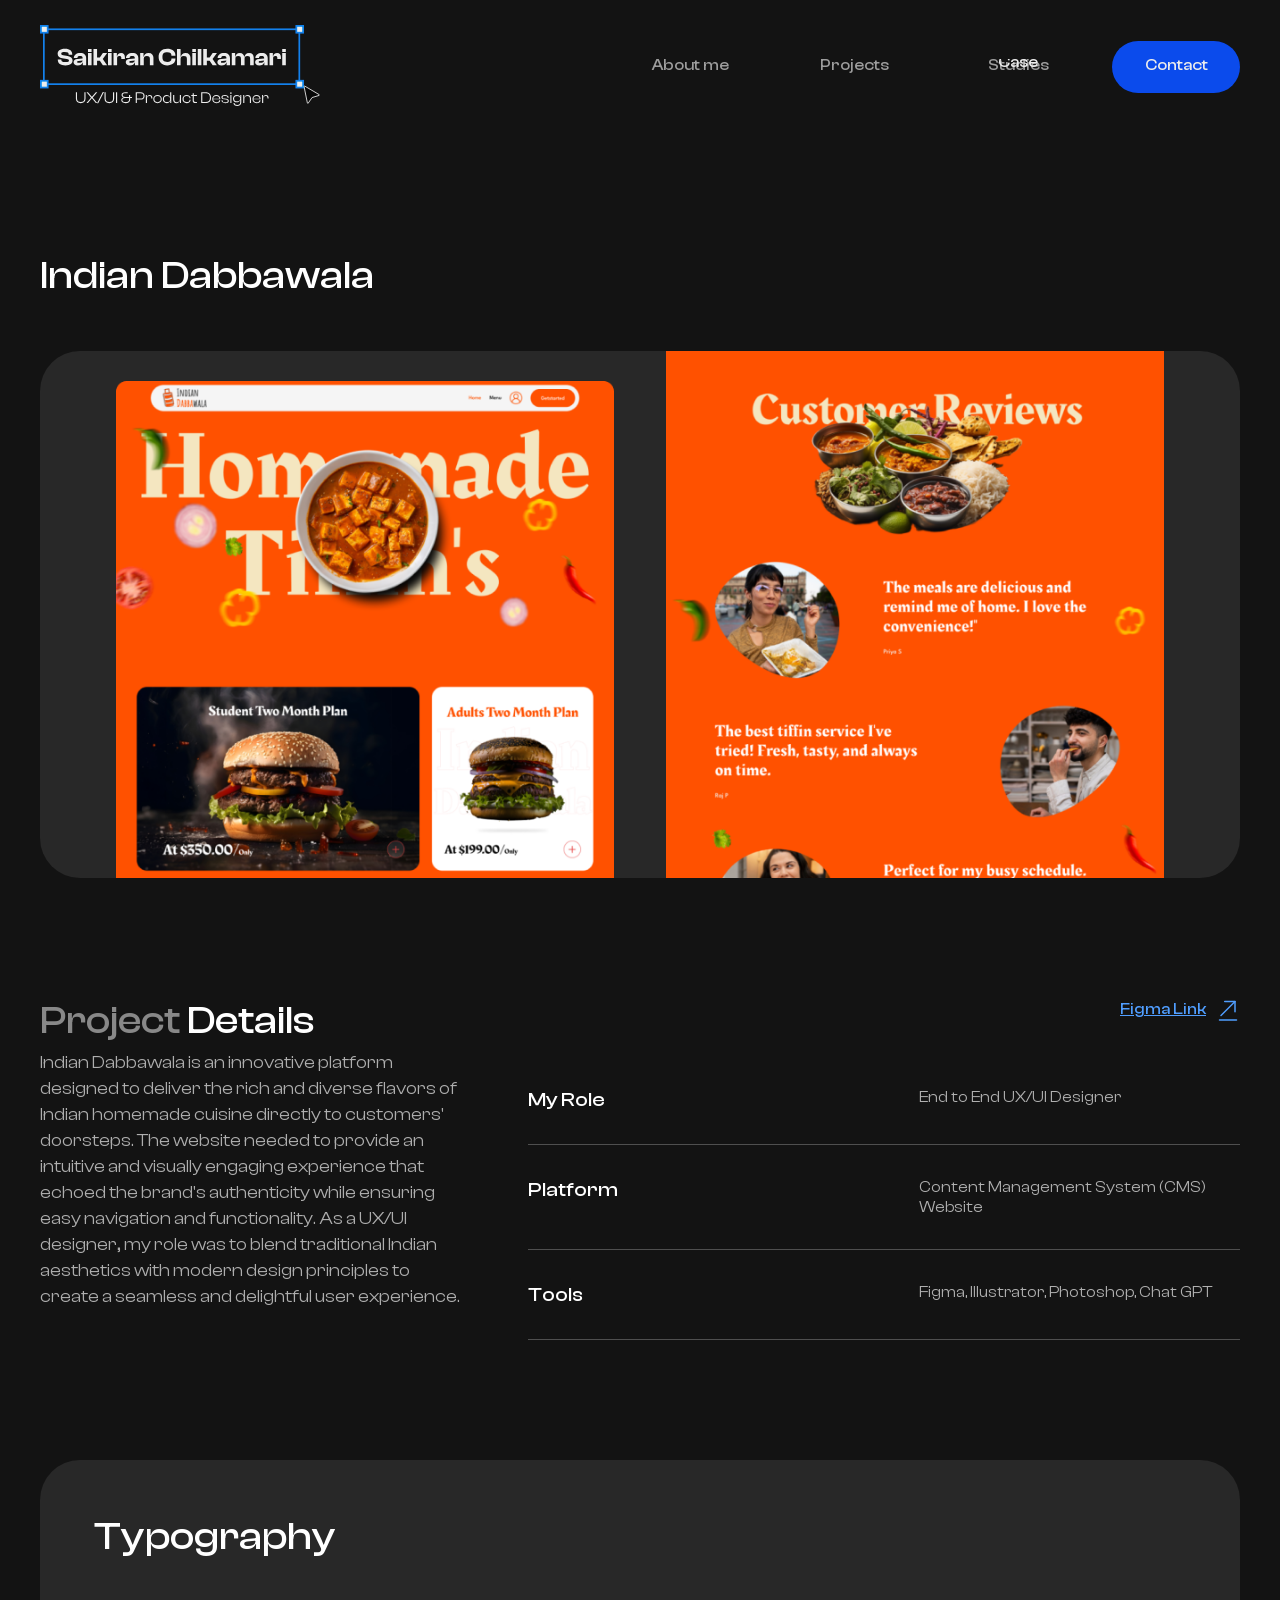
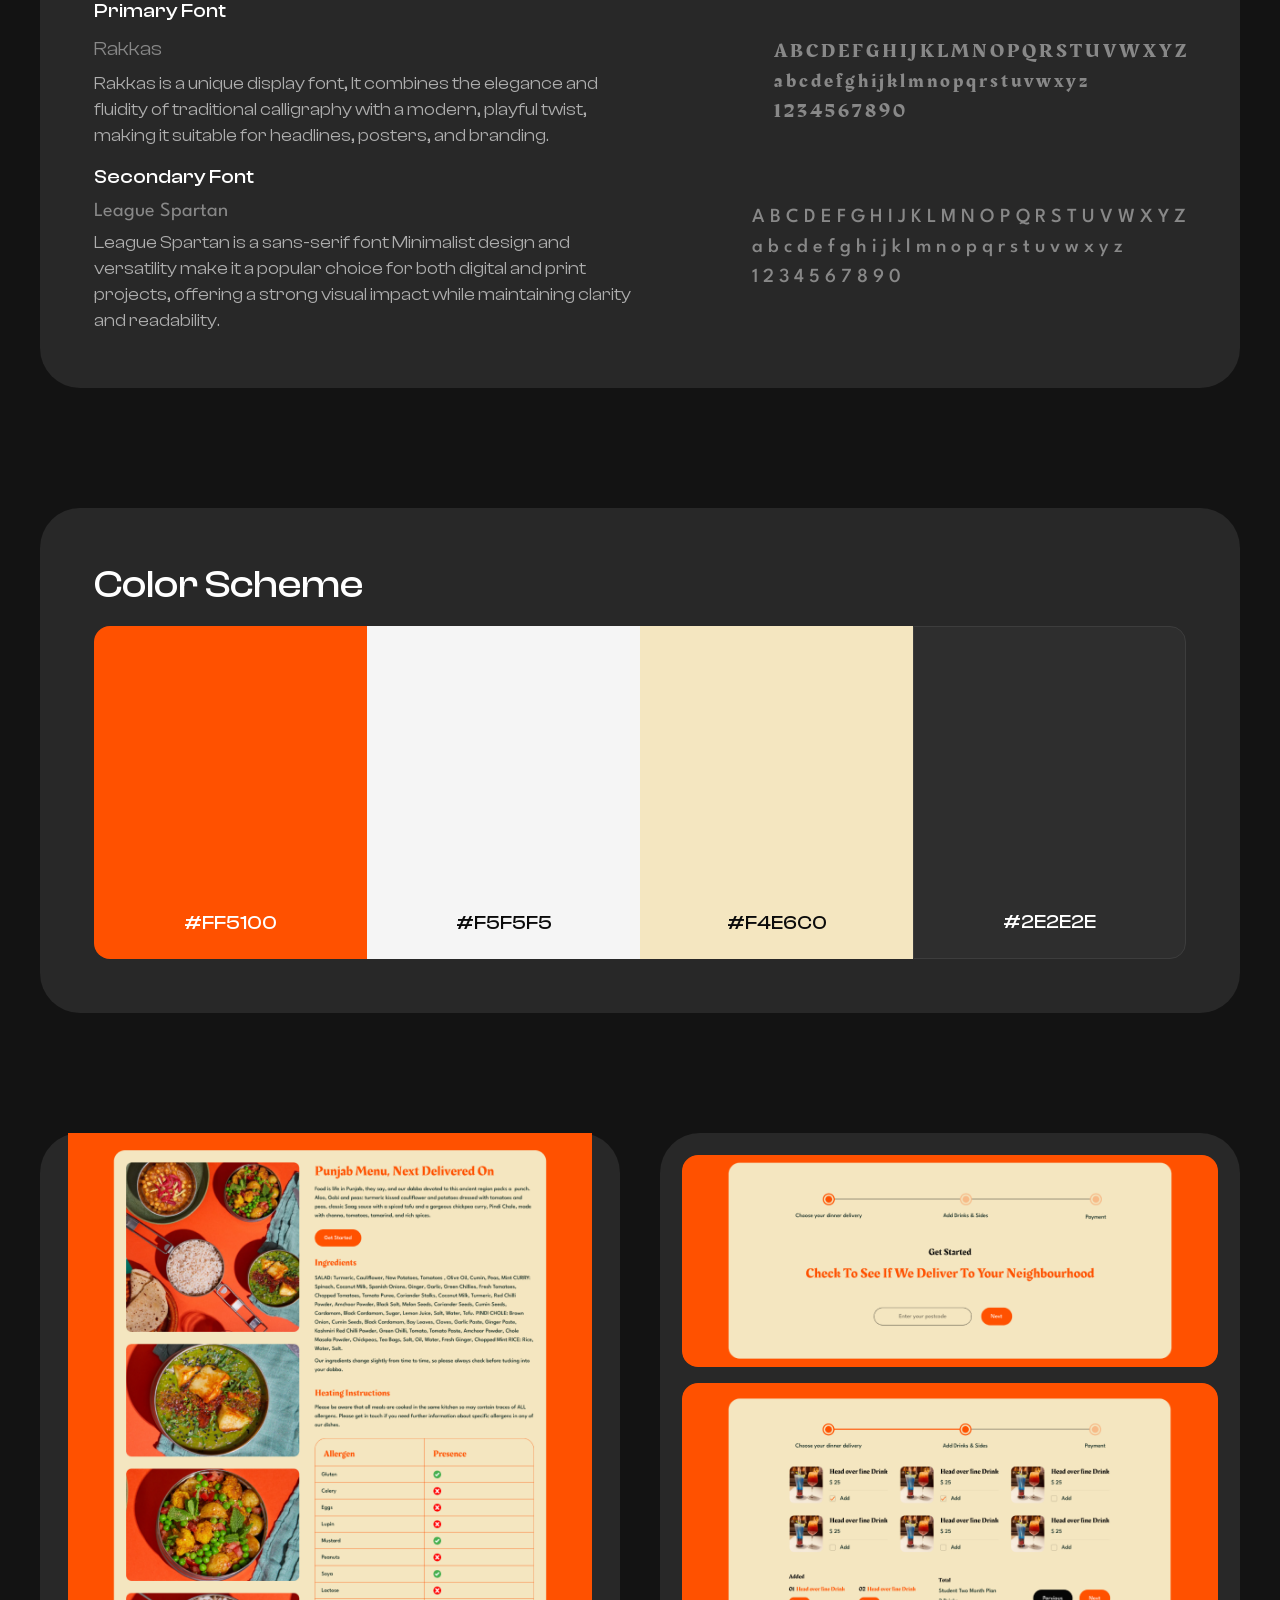
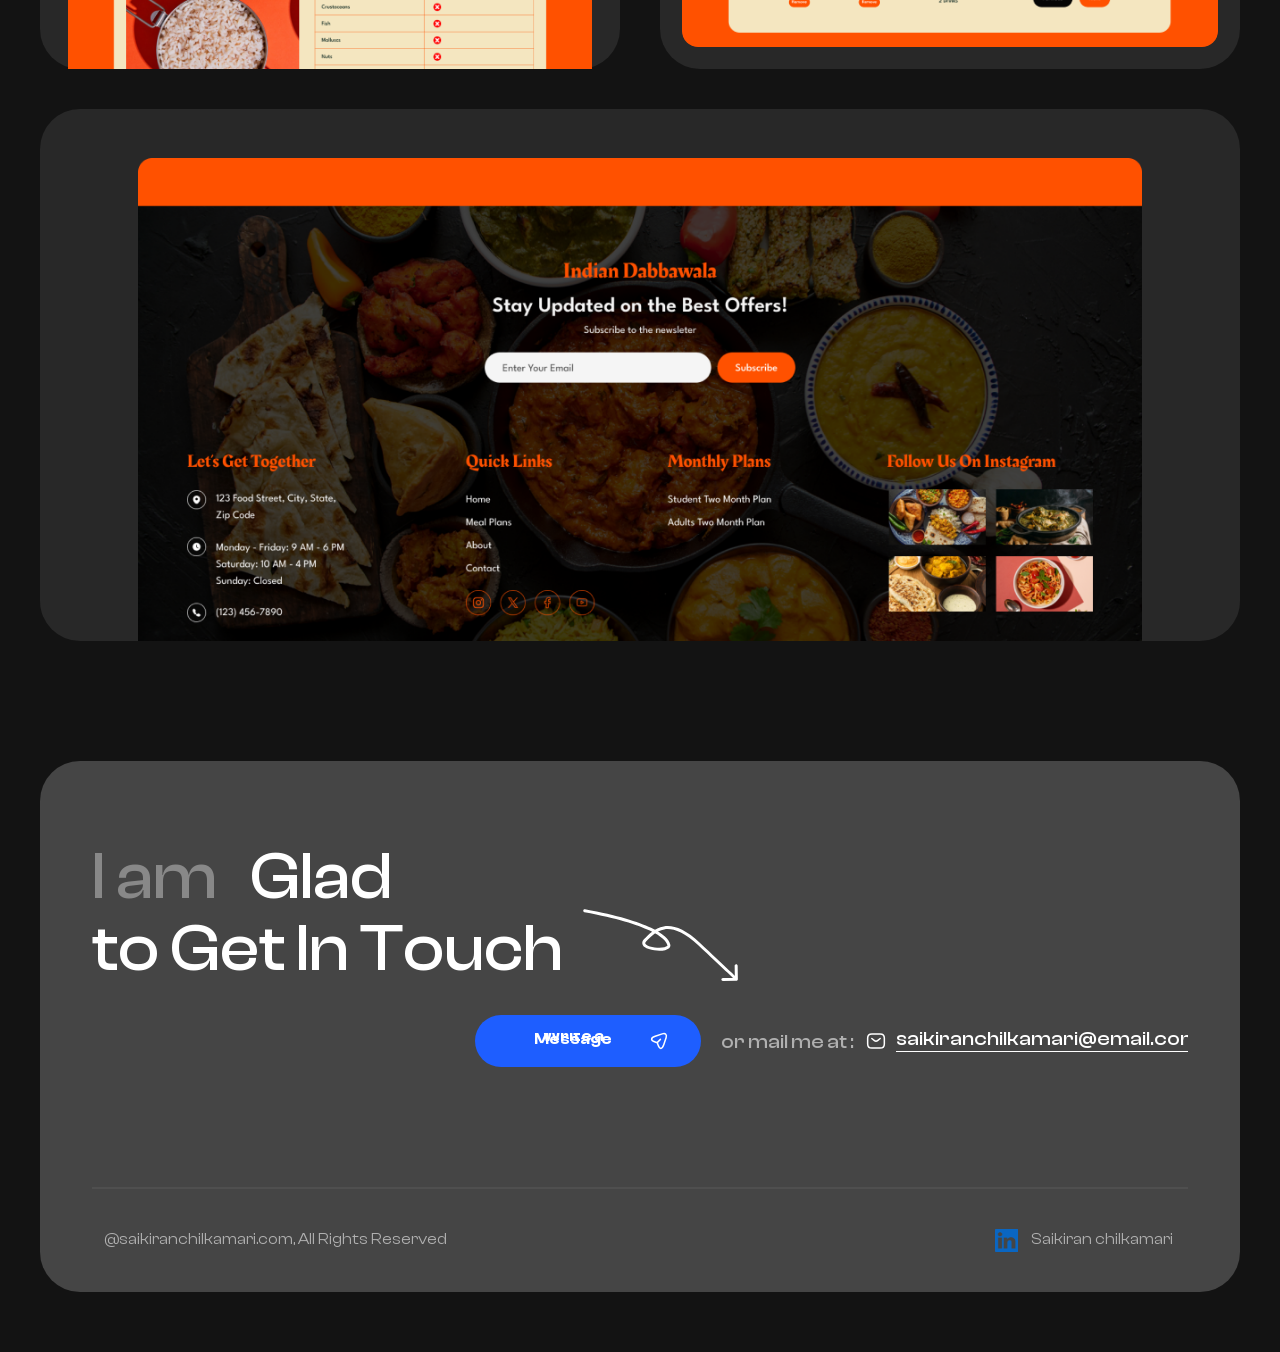
<file: project1.html>
<!DOCTYPE html>
<html lang="en">
  <head>
    <meta charset="UTF-8" />
    <meta name="viewport" content="width=device-width, initial-scale=1.0" />
    <title>Document</title>
    <link rel="stylesheet" href="./projects.css" />
    <link rel="stylesheet" href="./fonts.css" />
    <link rel="stylesheet" href="./global.css">

  </head>
  <body>
    <header class="container scroll">
      <nav class="navbar">
        <div class="logo">
          <a href="index.html"> <img src="./images/Logo.svg" alt="" /> </a>
        </div>
        <div class="nav-list-links" id="nav-list-links">
          <ul class="nav-links">
            <li>
              <a href="./about.html" class="btn">
                <p class="main-btn">
                  <span class="span1-btn">About me</span>
                  <span class="span2-btn">About me</span>
                </p>
              </a>
            </li>
            <li>
              <a href="./project-list.html" class="btn">
                <p class="main-btn">
                  <span class="span1-btn">Projects</span>
                  <span class="span2-btn">Projects</span>
                </p>
              </a>
            </li>
            <li>
              <a href="./index.html#case-study" class="btn">
                <p class="main-btn">
                  <span class="span1-btn">Case Studies</span>
                  <span class="span2-btn">Case Studies</span>
                </p>
              </a>
            </li>
            <li class="nav-cotact">
              <a href="./form.html" class="btn">
                <p class="main-btn">
                  <span class="span1-btn">Contact</span>
                  <span class="span2-btn">Contact</span>
                </p>
              </a>
            </li>
          </ul>
        </div>
 
        <div class="hamburger" id="hamburger">
          <span></span>
          <span></span>
          <span></span>
        </div>
      </nav>
    </header> 
    
    <main>
      <section id="banner-section">
        <div class="container banner-section mt">
          <h2 class="title">Indian Dabbawala</h2>
          <div class="banner-images-multy banner-image banner-background mt">
            <div class="first-banner">
              <img src="./images/project1/Home (1) 1.png" alt="" />
            </div>

            <div class="second-banner">
              <img src="./images/project1/Home (1) 2.png" alt="" />
            </div>
          </div>
        </div>
      </section>

      <section id="project-details">
        <div class="container project-details mt">
          <div class="detail-title-text">
            <div>
              <h2 class="title"><span> Project </span> Details</h2>
            </div>

            <div>
              <p class="para">
                Indian Dabbawala is an innovative platform designed to deliver
                the rich and diverse flavors of Indian homemade cuisine directly
                to customers' doorsteps. The website needed to provide an
                intuitive and visually engaging experience that echoed the
                brand's authenticity while ensuring easy navigation and
                functionality. As a UX/UI designer, my role was to blend
                traditional Indian aesthetics with modern design principles to
                create a seamless and delightful user experience.
              </p>
            </div>
          </div>
          <div class="detail-lists">
            <div class="figma-link">
              <a href="#" class="btn">
                Figma Link

                <svg
                  xmlns="http://www.w3.org/2000/svg"
                  width="24"
                  height="24"
                  viewBox="0 0 24 24"
                  fill="none"
                >
                  <path
                    d="M20.5 22H3.5"
                    stroke="white"
                    stroke-width="1.5"
                    stroke-miterlimit="10"
                    stroke-linecap="round"
                    stroke-linejoin="round"
                  />
                  <path
                    d="M19 3.5L5 17.5"
                    stroke="white"
                    stroke-width="1.5"
                    stroke-miterlimit="10"
                    stroke-linecap="round"
                    stroke-linejoin="round"
                  />
                  <path
                    d="M19 13.77V3.5H8.73"
                    stroke="white"
                    stroke-width="1.5"
                    stroke-miterlimit="10"
                    stroke-linecap="round"
                    stroke-linejoin="round"
                  />
                </svg>
              </a>
            </div>

            <div class="lists">
              <ul>
                <li>
                  <div class="list-title">My Role</div>
                  <div class="list-text">End to End UX/UI Designer</div>
                </li>

                <li>
                  <div class="list-title">Platform</div>
                  <div class="list-text">
                    Content Management System (CMS) Website
                  </div>
                </li>

                <li>
                  <div class="list-title">Tools</div>
                  <div class="list-text">
                    Figma, Illustrator, Photoshop, Chat GPT
                  </div>
                </li>
              </ul>
            </div>
          </div>
        </div>
      </section>




      <section id="typography-section">
        <div class="container typography-section mt">

          <div class="typography-section-main">

          
          <h2 class="title">Typography</h2>
          <div class="primary-font">
            <h3 class="font">Primary Font</h3>
            <div class="flex">
              <div class="font-details">
                <h3 class="font-name Rakkas">Rakkas</h3>
                <p class="para">
                  Rakkas is a unique display font, It combines the elegance and
                  fluidity of traditional calligraphy with a modern, playful
                  twist, making it suitable for headlines, posters, and
                  branding.
                </p>
              </div>
              <div class="alphabets">
                <h3>A B C D E F G H I J K L M N O P Q R S T U V W X Y Z</h3>
                <h3 class="lower">
                  A B C D E F G H I J K L M N O P Q R S T U V W X Y Z
                </h3>
                <h3>1 2 3 4 5 6 7 8 9 0</h3>
              </div>
            </div>
          </div>

          <div class="secondery-font">
            <h3 class="font">Secondary Font</h3>
            <div class="flex">
              <div class="font-details">
                <h3 class="font-name League">League Spartan</h3>
                <p class="para">
                  League Spartan is a sans-serif font Minimalist design and
                  versatility make it a popular choice for both digital and
                  print projects, offering a strong visual impact while
                  maintaining clarity and readability.
                </p>
              </div>
              <div class="alphabets">
                <h3>A B C D E F G H I J K L M N O P Q R S T U V W X Y Z</h3>
                <h3 class="lower">
                  A B C D E F G H I J K L M N O P Q R S T U V W X Y Z
                </h3>
                <h3>1 2 3 4 5 6 7 8 9 0</h3>
              </div>
            </div>
          </div>

          </div>
        </div>
      </section>


      <section id="color-section">
        <div class="container color-section mt">
          <div class="color-section-main">

            <h2 class="title">Color Scheme</h2>
            <div class="color-boxes">
              <div class="box box1">
                #FF5100
              </div>
              <div class="box box2">
                #F5F5F5
              </div>
              <div class="box box3">
                #F4E6C0
              </div>
              <div class="box box4">
                #2E2E2E
              </div>
            </div>

          </div>
 
        </div>
      </section>





      <section id="galary">
        <div class="container galary mt">

          <div class="left"> 
            <div class="galary-box1"> <img src="./images/project1/Menu.png" alt=""></div>


          </div>

            <div class="right">
              <div class="galary-box2"> <img src="./images/project1/Rectangle 38.png" alt=""></div>
              <div class="galary-box3"> <img src="./images/project1/Rectangle 39.png" alt=""></div>
            </div>

        

        </div>

        <div class="container galary2">
          <div class="galary-bottom-img">
            <img src="./images/project1/Menu (1).png" alt="">
          </div>
        </div>
      
      </section>

    
    
      <footer id="footer" class="container mt">
        <div class="footer-main">
          <div class="footer-top">
            <div class="footer-title">
              <h1>
                I am
                <span>
                  &nbsp; Glad <br />
                  to Get In Touch
                </span>
              </h1>
              <div class="photo">
                <svg
                  xmlns="http://www.w3.org/2000/svg"
                  width="155"
                  height="72"
                  viewBox="0 0 155 72"
                  fill="none"
                >
                  <path
                    d="M1.99549 0.187068C1.18057 0.0380399 0.399146 0.577845 0.250118 1.39276C0.101089 2.20767 0.640895 2.9891 1.45581 3.13813L1.99549 0.187068ZM116.296 35.2748L117.321 34.1796L116.296 35.2748ZM153.403 71.6669C154.231 71.6532 154.891 70.9707 154.878 70.1424L154.655 56.6442C154.641 55.8159 153.958 55.1555 153.13 55.1692C152.302 55.1829 151.641 55.8654 151.655 56.6937L151.853 68.6921L139.855 68.8903C139.027 68.904 138.366 69.5866 138.38 70.4149C138.394 71.2432 139.076 71.9036 139.904 71.8899L153.403 71.6669ZM1.45581 3.13813C33.9957 9.08892 54.3356 15.5964 66.7673 21.5577C79.287 27.5611 83.4652 32.8544 84.3516 36.1664L87.2496 35.3908C86.0041 30.7369 80.7478 24.9345 68.0644 18.8526C55.2931 12.7285 34.6614 6.16091 1.99549 0.187068L1.45581 3.13813ZM84.3516 36.1664C84.4184 36.4158 84.3978 36.5704 84.364 36.674C84.3275 36.7856 84.2417 36.9388 84.0345 37.1249C83.5863 37.5272 82.7337 37.9351 81.4308 38.2385C78.864 38.8364 75.2168 38.8789 71.6978 38.3898C68.1371 37.8949 65.0256 36.8993 63.3752 35.6532C62.5649 35.0414 62.3096 34.5264 62.2735 34.1598C62.2394 33.8143 62.3594 33.1775 63.2969 32.2128L61.1455 30.122C59.8703 31.4342 59.1344 32.8981 59.288 34.4544C59.4395 35.9897 60.4156 37.1777 61.5675 38.0474C63.8416 39.7644 67.5779 40.846 71.2848 41.3612C75.0335 41.8822 79.074 41.8678 82.1113 41.1603C83.6106 40.8112 85.0392 40.2544 86.0385 39.3573C86.555 38.8937 86.9845 38.3135 87.2158 37.6053C87.4497 36.889 87.4493 36.1371 87.2496 35.3908L84.3516 36.1664ZM63.2969 32.2128C67.7938 27.5856 73.2357 21.7749 81.2118 20.4124C89.0792 19.0684 99.9294 22.0138 115.272 36.3701L117.321 34.1796C101.68 19.5437 89.9184 15.8816 80.7066 17.4552C71.6036 19.0102 65.4994 25.6419 61.1455 30.122L63.2969 32.2128ZM115.272 36.3701C140.061 59.5664 150.313 69.289 152.335 71.2452L154.421 69.0891C152.377 67.1119 142.105 57.3708 117.321 34.1796L115.272 36.3701Z"
                    fill="white"
                  />
                </svg>
              </div>
            </div>
            <div class="btn-with-mail-photo">
              <div class="btn-text">
                <a href="#" class="btn footer-btn">
                  <p class="main-btn">
                    <span class="span1-btn">Write a Message</span>
                    <span class="span2-btn">Write a Message</span>
                  </p>
                  <img src="./images/Arrow.svg" alt="" />
                </a>

                <div class="mail-div">
                  <span class="span"
                    >or mail me at : &nbsp;
 
                    &nbsp;
                  </span>

                  <a href="#" class="btn footer-mail">
                    <svg
                    xmlns="http://www.w3.org/2000/svg"
                    width="20"
                    height="20"
                    viewBox="0 0 20 20"
                    fill="none"
                  >
                    <path
                      d="M14.1667 17.0832H5.83335C3.33335 17.0832 1.66669 15.8332 1.66669 12.9165V7.08317C1.66669 4.1665 3.33335 2.9165 5.83335 2.9165H14.1667C16.6667 2.9165 18.3334 4.1665 18.3334 7.08317V12.9165C18.3334 15.8332 16.6667 17.0832 14.1667 17.0832Z"
                      stroke="white"
                      stroke-width="1.5"
                      stroke-miterlimit="10"
                      stroke-linecap="round"
                      stroke-linejoin="round"
                    />
                    <path
                      d="M14.1666 7.5L11.5583 9.58333C10.7 10.2667 9.29164 10.2667 8.43331 9.58333L5.83331 7.5"
                      stroke="white"
                      stroke-width="1.5"
                      stroke-miterlimit="10"
                      stroke-linecap="round"
                      stroke-linejoin="round"
                    />
                  </svg>
                    <p class="main-btn">
                      <span class="span1-btn"
                        >saikiranchilkamari@email.com
                      </span>
                      <span class="span2-btn"
                        >saikiranchilkamari@email.com
                      </span>
                    </p>
                  </a>
                </div>
              </div>
            </div>
          </div>

          <div class="copy-rights">
            <p>@saikiranchilkamari.com, All Rights Reserved</p>

            <a href="#" class="btn linkedin">
              <img
                src="./images/project1/LinkedIn-Blue-72-Γö¼┬½@2x 1 (1).svg"
                alt=""
              />
              <p class="main-btn">
                <span class="span1-btn">Saikiran chilkamari </span>
                <span class="span2-btn">Saikiran chilkamari</span>
              </p>
            </a>
          </div>
        </div>
      </footer>

    </main>
    <script src="./script.js"></script>

  </body>
</html>
</file>
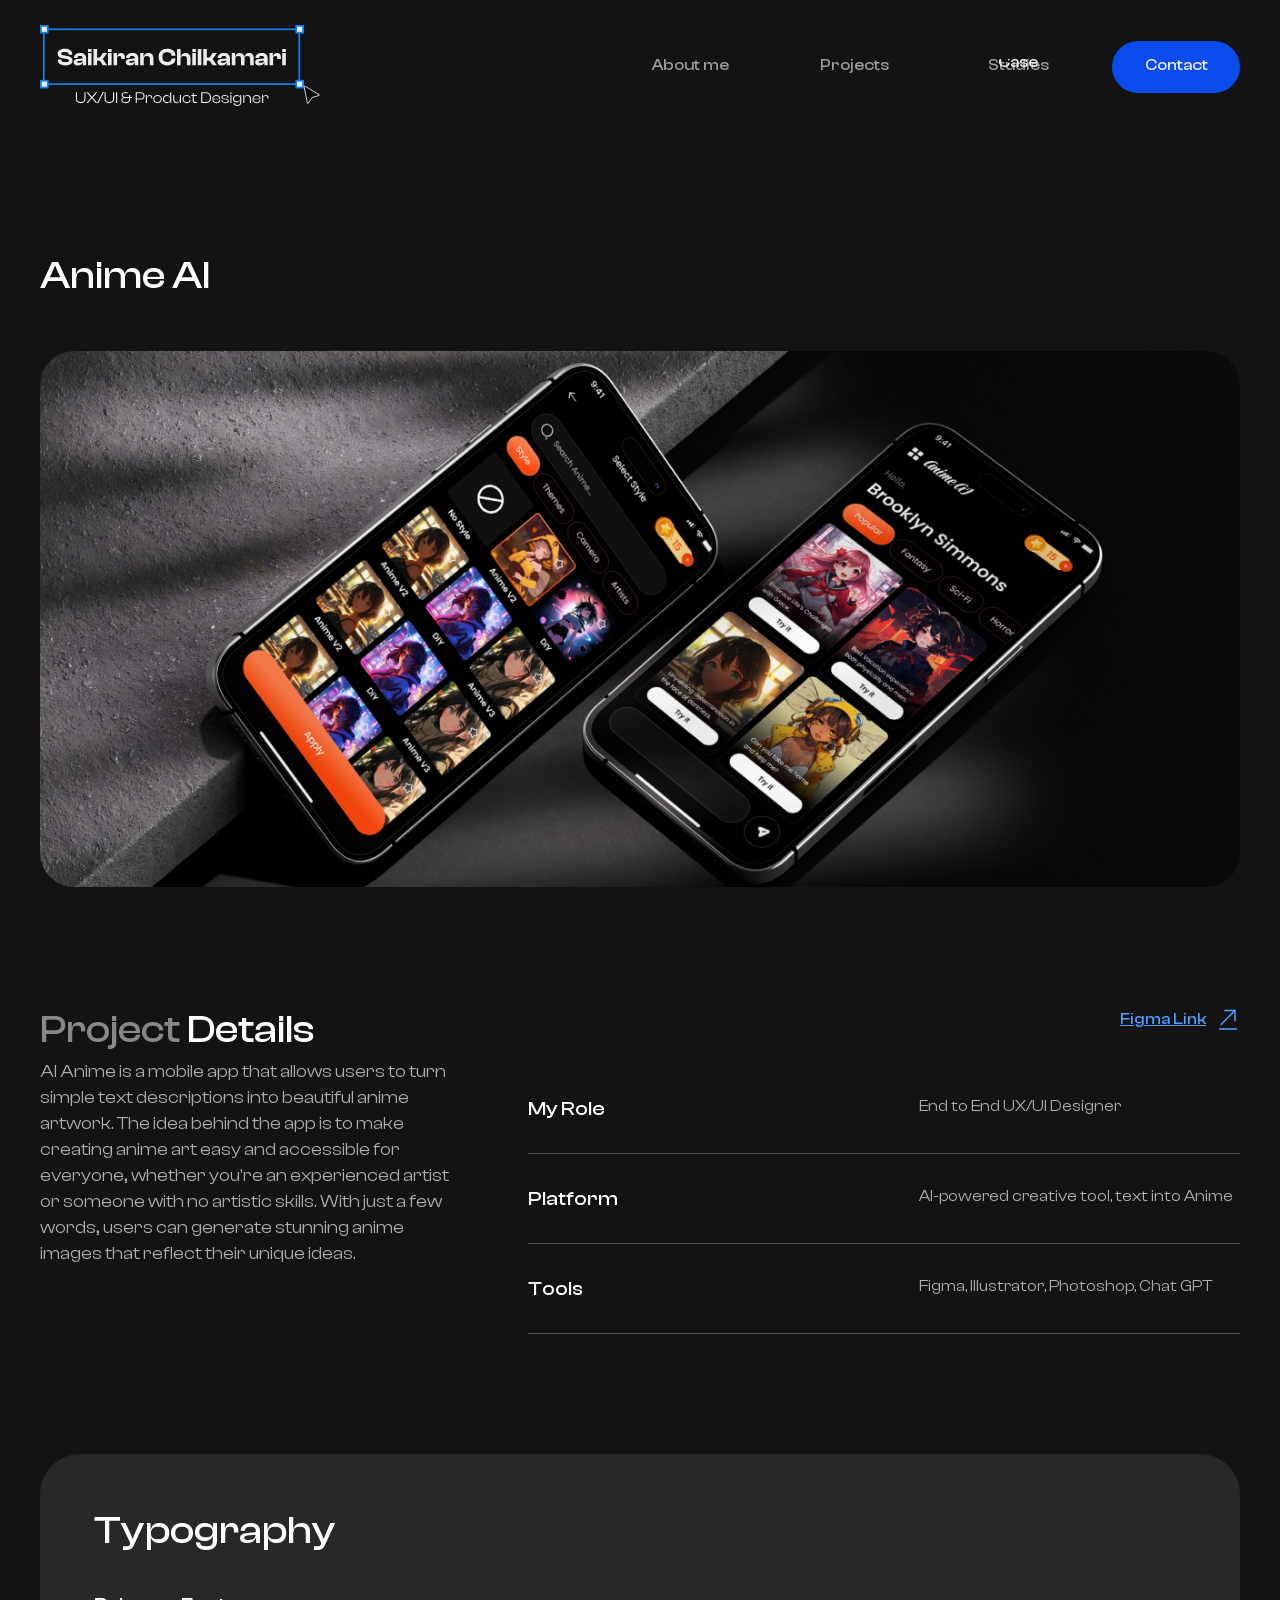
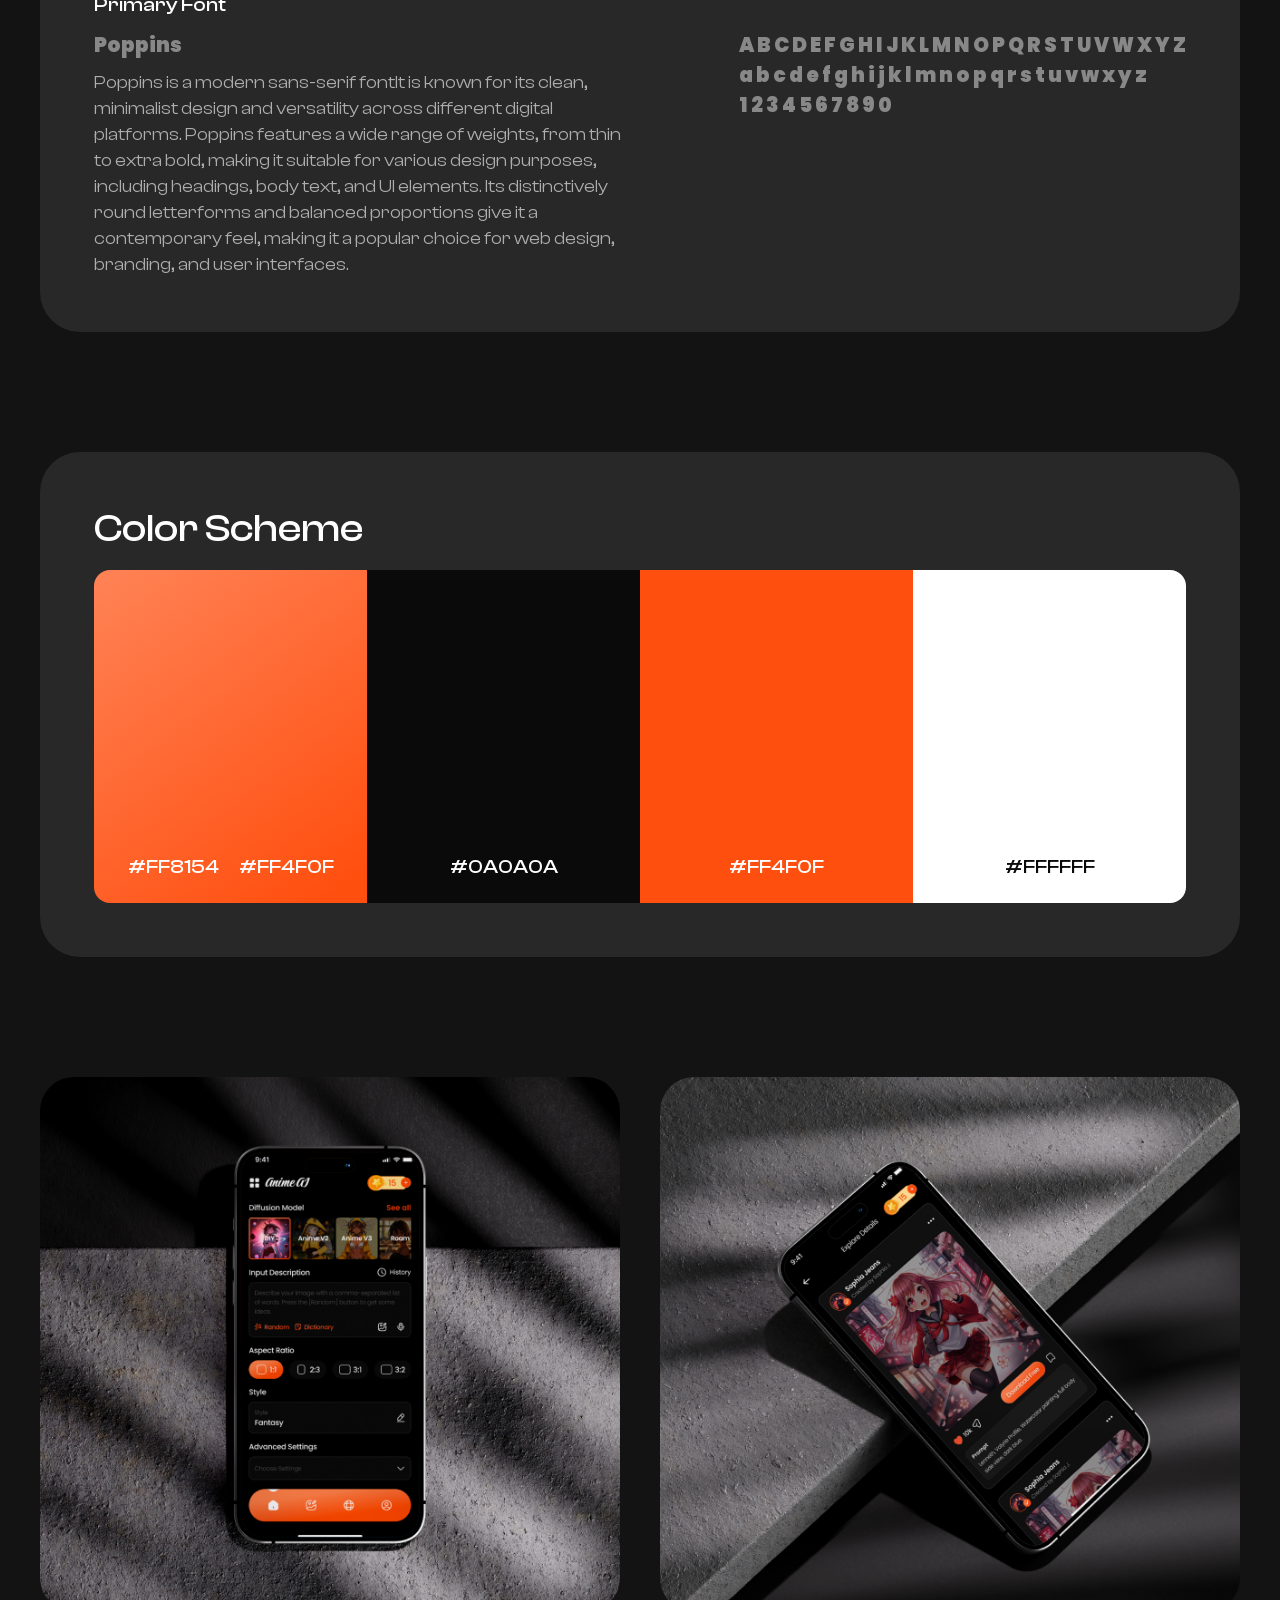
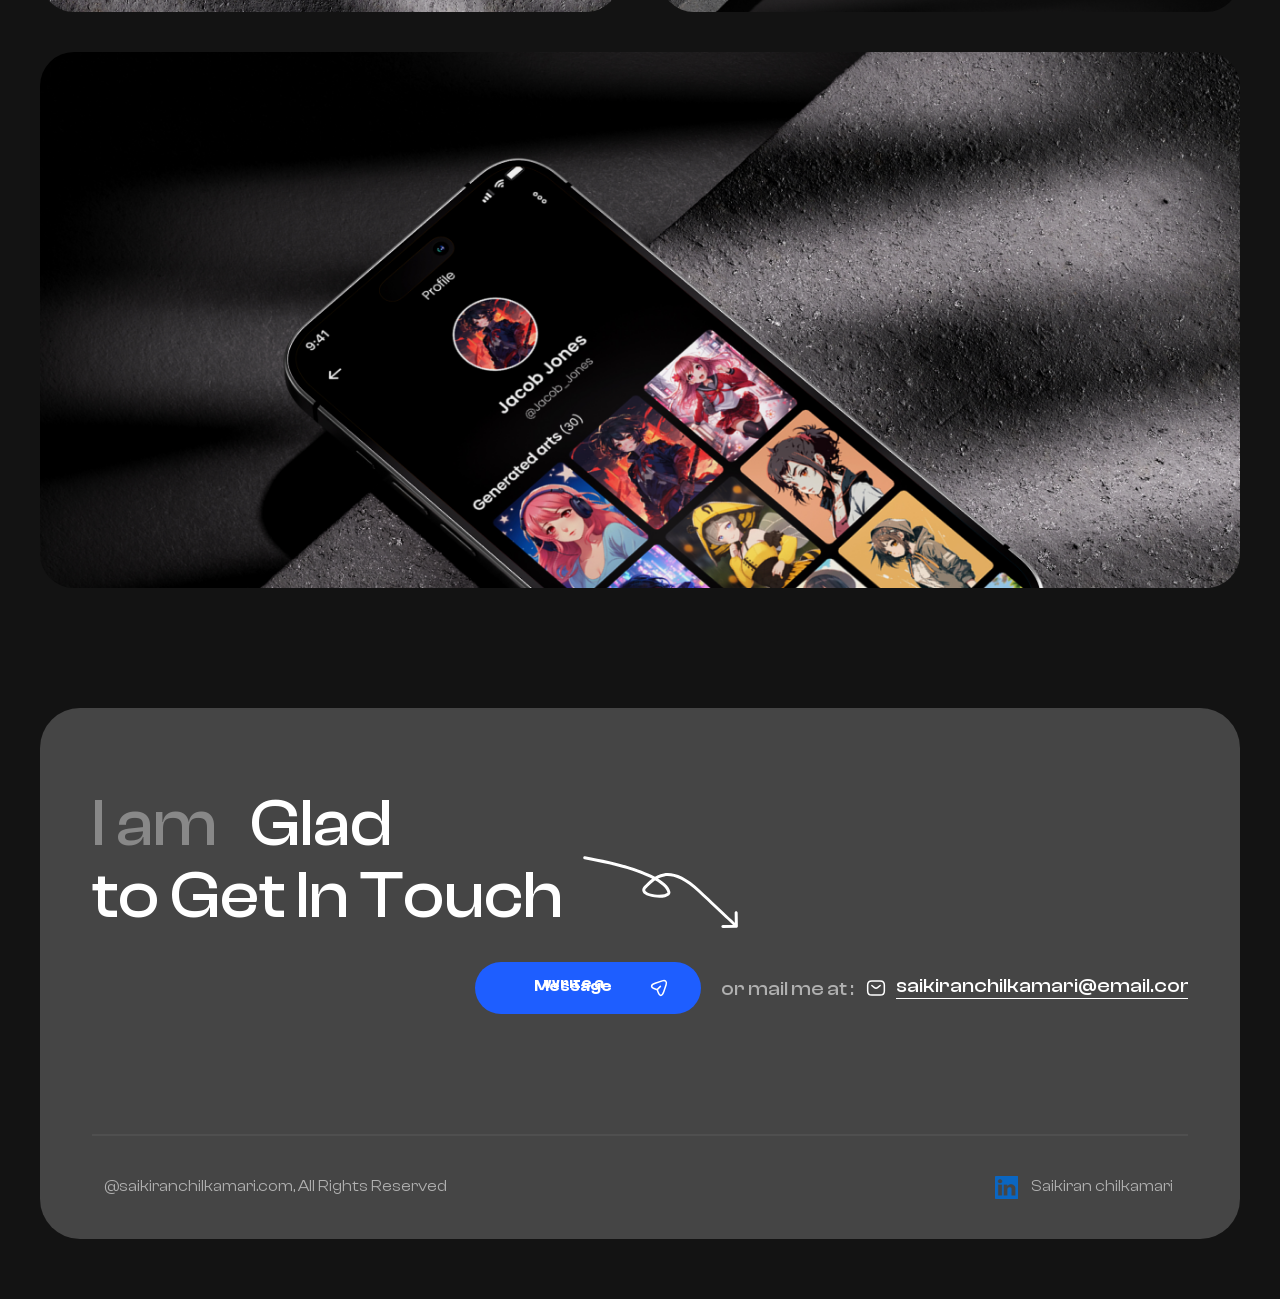
<file: project2.html>
<!DOCTYPE html>
<html lang="en">
  <head>
    <meta charset="UTF-8" />
    <meta name="viewport" content="width=device-width, initial-scale=1.0" />
    <title>Document</title>
    <link rel="stylesheet" href="./projects.css" />
    <link rel="stylesheet" href="./global.css">
    <link rel="stylesheet" href="./fonts.css" />

  </head>
  <body>
    <header class="container scroll">
      <nav class="navbar">
        <div class="logo">
          <a href="index.html"> <img src="./images/Logo.svg" alt="" /> </a>
        </div>
        <div class="nav-list-links" id="nav-list-links">
          <ul class="nav-links">
            <li>
              <a href="./about.html" class="btn">
                <p class="main-btn">
                  <span class="span1-btn">About me</span>
                  <span class="span2-btn">About me</span>
                </p>
              </a>
            </li>
            <li>
              <a href="./project-list.html" class="btn">
                <p class="main-btn">
                  <span class="span1-btn">Projects</span>
                  <span class="span2-btn">Projects</span>
                </p>
              </a>
            </li>
            <li>
              <a href="./index.html#case-study" class="btn">
                <p class="main-btn">
                  <span class="span1-btn">Case Studies</span>
                  <span class="span2-btn">Case Studies</span>
                </p>
              </a>
            </li>
            <li class="nav-cotact">
              <a href="./form.html" class="btn">
                <p class="main-btn">
                  <span class="span1-btn">Contact</span>
                  <span class="span2-btn">Contact</span>
                </p>
              </a>
            </li>
          </ul>
        </div>
 
        <div class="hamburger" id="hamburger">
          <span></span>
          <span></span>
          <span></span>
        </div>
      </nav>
    </header> 
    
    <main>
      <section id="banner-section">
        <div class="container banner-section mt">
          <h2 class="title">Anime AI</h2>
          <div class="banner-images-single banner-image mt">
            <div class="first-banner">
              <img src="./images/project2/Free_iPhone_Mockup_4 1.png" alt="" />
            </div>

            <!-- <div class="second-banner">
              <img src="./images/project1/Home (1) 2.png" alt="" />
            </div> -->
          </div>
        </div>
      </section>

      <section id="project-details">
        <div class="container project-details mt">
          <div class="detail-title-text">
            <div>
              <h2 class="title"><span> Project </span> Details</h2>
            </div>

            <div>
              <p class="para">
                AI Anime is a mobile app that allows users to turn simple text
                descriptions into beautiful anime artwork. The idea behind the
                app is to make creating anime art easy and accessible for
                everyone, whether you're an experienced artist or someone with
                no artistic skills. With just a few words, users can generate
                stunning anime images that reflect their unique ideas.
              </p>
            </div>
          </div>
          <div class="detail-lists">
            <div class="figma-link">
              <a href="#" class="btn">
                Figma Link

                <svg
                  xmlns="http://www.w3.org/2000/svg"
                  width="24"
                  height="24"
                  viewBox="0 0 24 24"
                  fill="none"
                >
                  <path
                    d="M20.5 22H3.5"
                    stroke="white"
                    stroke-width="1.5"
                    stroke-miterlimit="10"
                    stroke-linecap="round"
                    stroke-linejoin="round"
                  />
                  <path
                    d="M19 3.5L5 17.5"
                    stroke="white"
                    stroke-width="1.5"
                    stroke-miterlimit="10"
                    stroke-linecap="round"
                    stroke-linejoin="round"
                  />
                  <path
                    d="M19 13.77V3.5H8.73"
                    stroke="white"
                    stroke-width="1.5"
                    stroke-miterlimit="10"
                    stroke-linecap="round"
                    stroke-linejoin="round"
                  />
                </svg>
              </a>
            </div>

            <div class="lists">
              <ul>
                <li>
                  <div class="list-title">My Role</div>
                  <div class="list-text">End to End UX/UI Designer</div>
                </li>

                <li>
                  <div class="list-title">Platform</div>
                  <div class="list-text">
                    AI-powered creative tool, text into Anime
                  </div>
                </li>

                <li>
                  <div class="list-title">Tools</div>
                  <div class="list-text">
                    Figma, Illustrator, Photoshop, Chat GPT
                  </div>
                </li>
              </ul>
            </div>
          </div>
        </div>
      </section>

      <section id="typography-section">
        <div class="container typography-section mt">
          <div class="typography-section-main">
            <h2 class="title">Typography</h2>
            <div class="primary-font">
              <h3 class="font">Primary Font</h3>
              <div class="flex">
                <div class="font-details">
                  <h3 class="font-name Poppins">Poppins</h3>
                  <p class="para">
                    Poppins is a modern sans-serif fontIt is known for its
                    clean, minimalist design and versatility across different
                    digital platforms. Poppins features a wide range of weights,
                    from thin to extra bold, making it suitable for various
                    design purposes, including headings, body text, and UI
                    elements. Its distinctively round letterforms and balanced
                    proportions give it a contemporary feel, making it a popular
                    choice for web design, branding, and user interfaces.
                  </p>
                </div>
                <div class="alphabets Poppins">
                  <h3>A B C D E F G H I J K L M N O P Q R S T U V W X Y Z</h3>
                  <h3 class="lower">
                    A B C D E F G H I J K L M N O P Q R S T U V W X Y Z
                  </h3>
                  <h3>1 2 3 4 5 6 7 8 9 0</h3>
                </div>
              </div>
            </div>
          </div>
        </div>
      </section>

      <section id="color-section">
        <div class="container color-section mt">
          <div class="color-section-main">
            <h2 class="title">Color Scheme</h2>
            <div class="color-boxes project2">
              <div class="box box1">  <span> #FF8154 </span>  <span> #FF4F0F </span> </div>
              <div class="box box2"> #0A0A0A </div>
              <div class="box box3"> #FF4F0F </div>
              <div class="box box4"> #FFFFFF </div>
            </div>
          </div>
        </div>
      </section>

      <section id="galary">
        <div class="container galary mt">
          <div class="left no-padding">
            <div class="galary-box1">
              <img src="./images/project2/Free_iPhone_Mockup_2 1.png" alt="" />
            </div>
          </div>

          <div class="right no-padding">
            <div class="galary-box2">
              <img src="./images/project2/Free_iPhone_Mockup_3 1.png" alt="" />
            </div>
            <!-- <div class="galary-box3">
              <img src="./images/project1/Rectangle 39.png" alt="" />
            </div> -->
          </div>
        </div>

        <div class="container galary2">
          <div class="galary-bottom-img no-padding">
            <img src="./images/project2/Free_iPhone_Mockup_1 1.png" alt="" />
          </div>
        </div>
      </section>

      <footer id="footer" class="container mt">
        <div class="footer-main">
          <div class="footer-top">
            <div class="footer-title">
              <h1>
                I am
                <span>
                  &nbsp; Glad <br />
                  to Get In Touch
                </span>
              </h1>
              <div class="photo">
                <svg
                  xmlns="http://www.w3.org/2000/svg"
                  width="155"
                  height="72"
                  viewBox="0 0 155 72"
                  fill="none"
                >
                  <path
                    d="M1.99549 0.187068C1.18057 0.0380399 0.399146 0.577845 0.250118 1.39276C0.101089 2.20767 0.640895 2.9891 1.45581 3.13813L1.99549 0.187068ZM116.296 35.2748L117.321 34.1796L116.296 35.2748ZM153.403 71.6669C154.231 71.6532 154.891 70.9707 154.878 70.1424L154.655 56.6442C154.641 55.8159 153.958 55.1555 153.13 55.1692C152.302 55.1829 151.641 55.8654 151.655 56.6937L151.853 68.6921L139.855 68.8903C139.027 68.904 138.366 69.5866 138.38 70.4149C138.394 71.2432 139.076 71.9036 139.904 71.8899L153.403 71.6669ZM1.45581 3.13813C33.9957 9.08892 54.3356 15.5964 66.7673 21.5577C79.287 27.5611 83.4652 32.8544 84.3516 36.1664L87.2496 35.3908C86.0041 30.7369 80.7478 24.9345 68.0644 18.8526C55.2931 12.7285 34.6614 6.16091 1.99549 0.187068L1.45581 3.13813ZM84.3516 36.1664C84.4184 36.4158 84.3978 36.5704 84.364 36.674C84.3275 36.7856 84.2417 36.9388 84.0345 37.1249C83.5863 37.5272 82.7337 37.9351 81.4308 38.2385C78.864 38.8364 75.2168 38.8789 71.6978 38.3898C68.1371 37.8949 65.0256 36.8993 63.3752 35.6532C62.5649 35.0414 62.3096 34.5264 62.2735 34.1598C62.2394 33.8143 62.3594 33.1775 63.2969 32.2128L61.1455 30.122C59.8703 31.4342 59.1344 32.8981 59.288 34.4544C59.4395 35.9897 60.4156 37.1777 61.5675 38.0474C63.8416 39.7644 67.5779 40.846 71.2848 41.3612C75.0335 41.8822 79.074 41.8678 82.1113 41.1603C83.6106 40.8112 85.0392 40.2544 86.0385 39.3573C86.555 38.8937 86.9845 38.3135 87.2158 37.6053C87.4497 36.889 87.4493 36.1371 87.2496 35.3908L84.3516 36.1664ZM63.2969 32.2128C67.7938 27.5856 73.2357 21.7749 81.2118 20.4124C89.0792 19.0684 99.9294 22.0138 115.272 36.3701L117.321 34.1796C101.68 19.5437 89.9184 15.8816 80.7066 17.4552C71.6036 19.0102 65.4994 25.6419 61.1455 30.122L63.2969 32.2128ZM115.272 36.3701C140.061 59.5664 150.313 69.289 152.335 71.2452L154.421 69.0891C152.377 67.1119 142.105 57.3708 117.321 34.1796L115.272 36.3701Z"
                    fill="white"
                  />
                </svg>
              </div>
            </div>
            <div class="btn-with-mail-photo">
              <div class="btn-text">
                <a href="#" class="btn footer-btn">
                  <p class="main-btn">
                    <span class="span1-btn">Write a Message</span>
                    <span class="span2-btn">Write a Message</span>
                  </p>
                  <img src="./images/Arrow.svg" alt="" />
                </a>

                <div class="mail-div">
                  <span class="span"
                    >or mail me at : &nbsp;
 
                    &nbsp;
                  </span>

                  <a href="#" class="btn footer-mail">
                    <svg
                    xmlns="http://www.w3.org/2000/svg"
                    width="20"
                    height="20"
                    viewBox="0 0 20 20"
                    fill="none"
                  >
                    <path
                      d="M14.1667 17.0832H5.83335C3.33335 17.0832 1.66669 15.8332 1.66669 12.9165V7.08317C1.66669 4.1665 3.33335 2.9165 5.83335 2.9165H14.1667C16.6667 2.9165 18.3334 4.1665 18.3334 7.08317V12.9165C18.3334 15.8332 16.6667 17.0832 14.1667 17.0832Z"
                      stroke="white"
                      stroke-width="1.5"
                      stroke-miterlimit="10"
                      stroke-linecap="round"
                      stroke-linejoin="round"
                    />
                    <path
                      d="M14.1666 7.5L11.5583 9.58333C10.7 10.2667 9.29164 10.2667 8.43331 9.58333L5.83331 7.5"
                      stroke="white"
                      stroke-width="1.5"
                      stroke-miterlimit="10"
                      stroke-linecap="round"
                      stroke-linejoin="round"
                    />
                  </svg>
                    <p class="main-btn">
                      <span class="span1-btn"
                        >saikiranchilkamari@email.com
                      </span>
                      <span class="span2-btn"
                        >saikiranchilkamari@email.com
                      </span>
                    </p>
                  </a>
                </div>
              </div>
            </div>
          </div>

          <div class="copy-rights">
            <p>@saikiranchilkamari.com, All Rights Reserved</p>

            <a href="#" class="btn linkedin">
              <img
                src="./images/project1/LinkedIn-Blue-72-Γö¼┬½@2x 1 (1).svg"
                alt=""
              />
              <p class="main-btn">
                <span class="span1-btn">Saikiran chilkamari </span>
                <span class="span2-btn">Saikiran chilkamari</span>
              </p>
            </a>
          </div>
        </div>
      </footer>
    </main>
    <script src="./script.js"></script>

  </body>
</html>
</file>
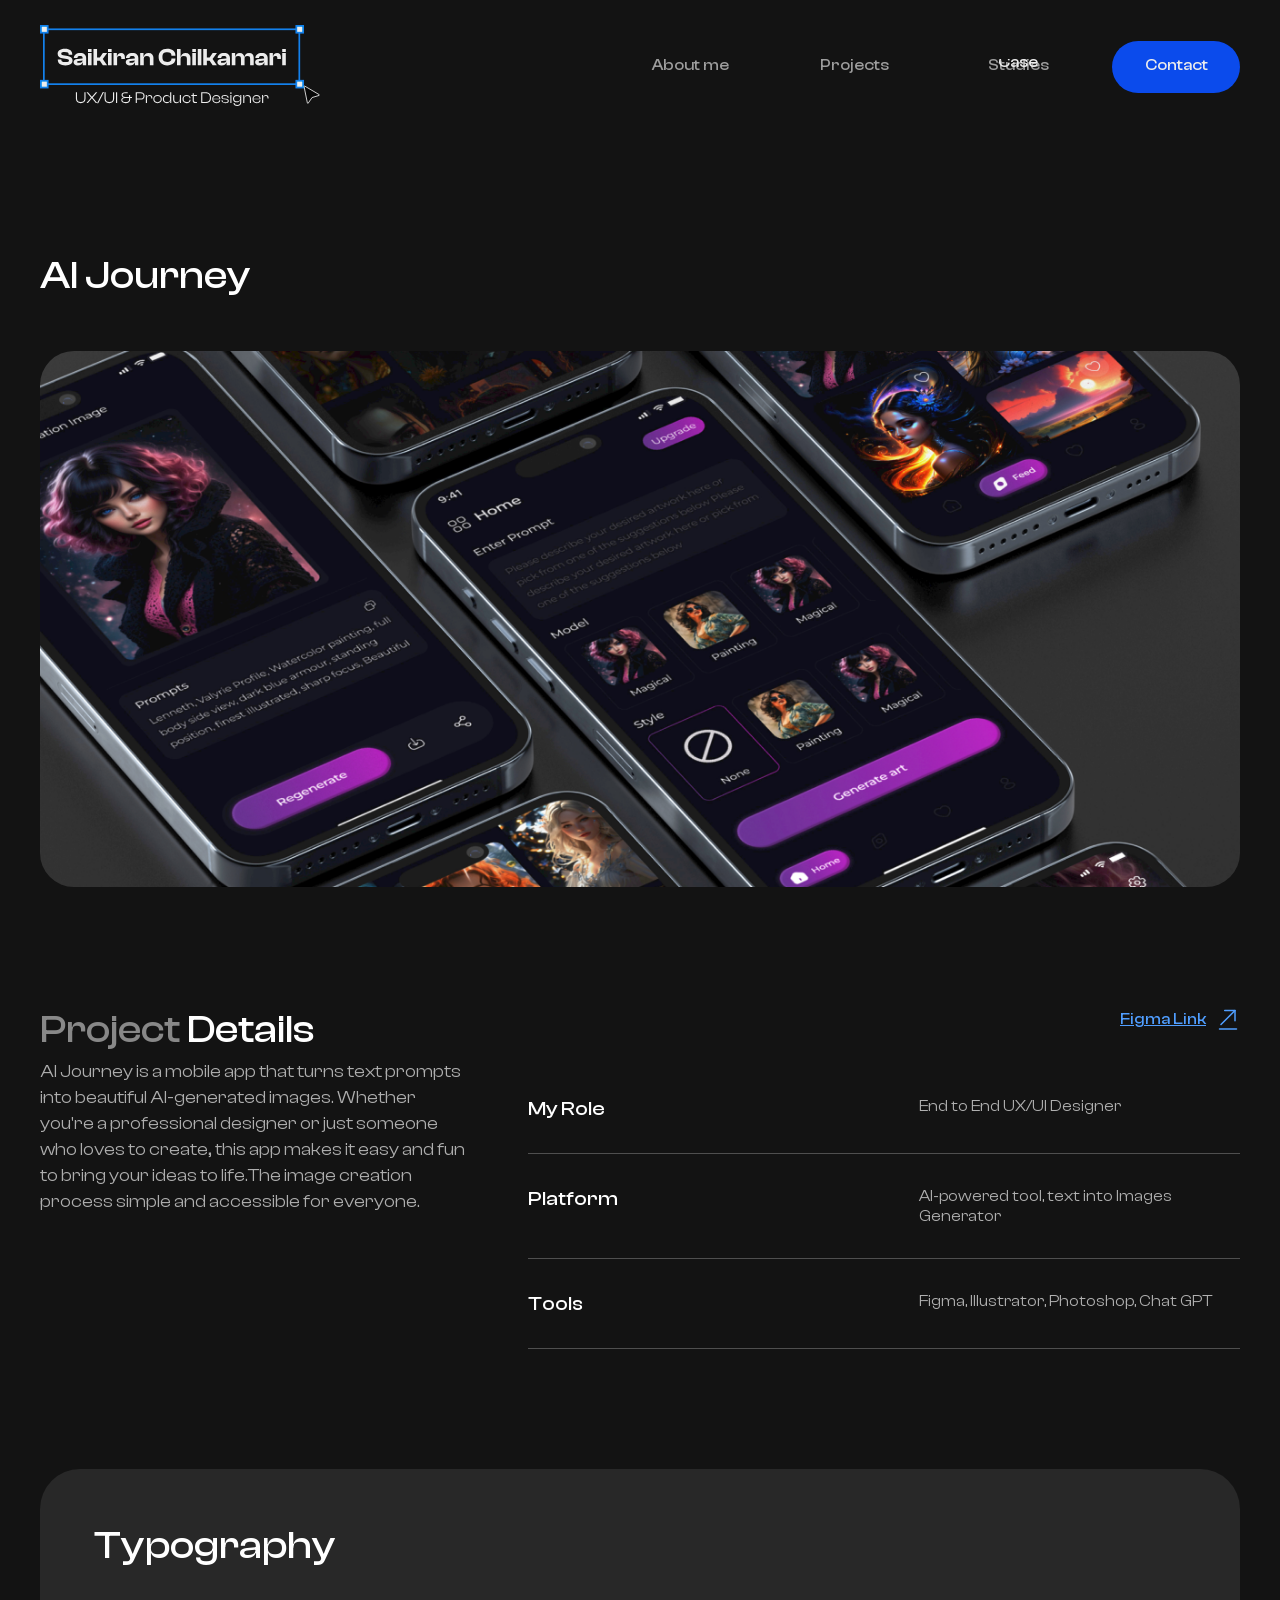
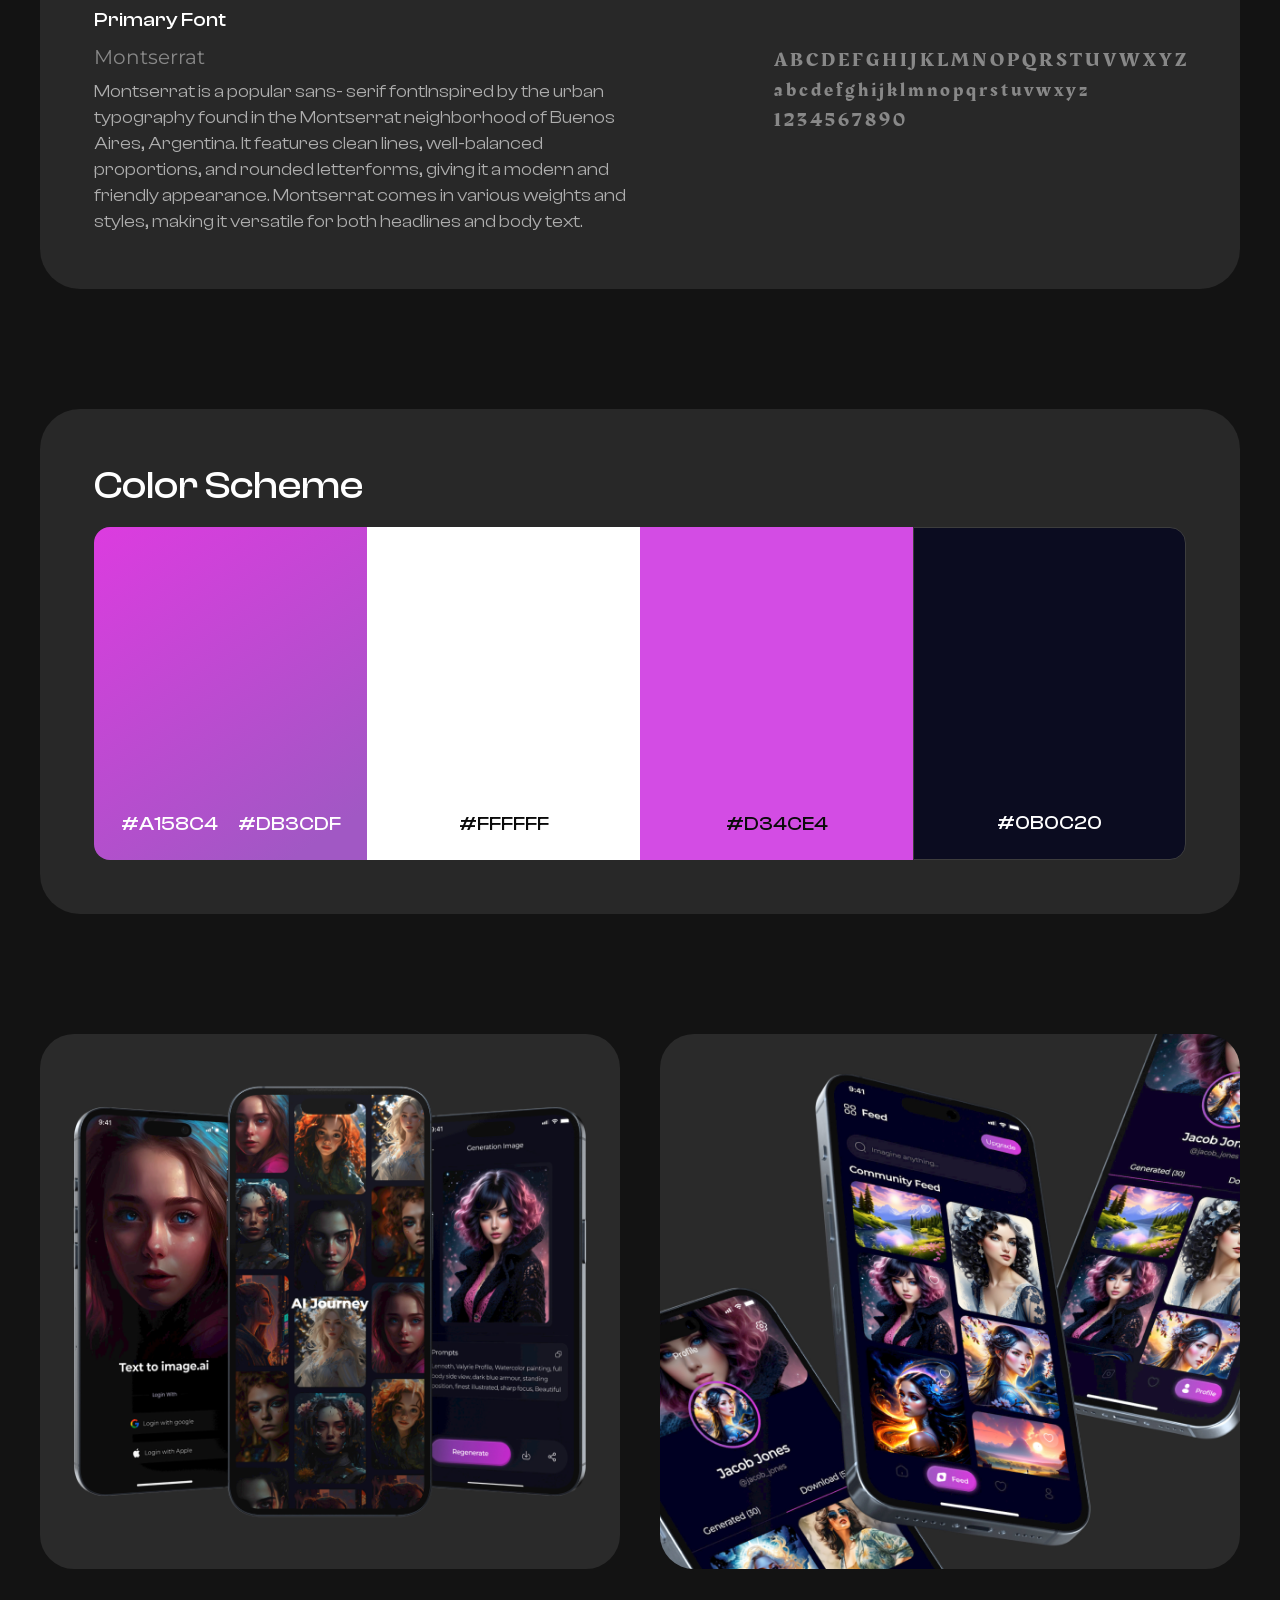
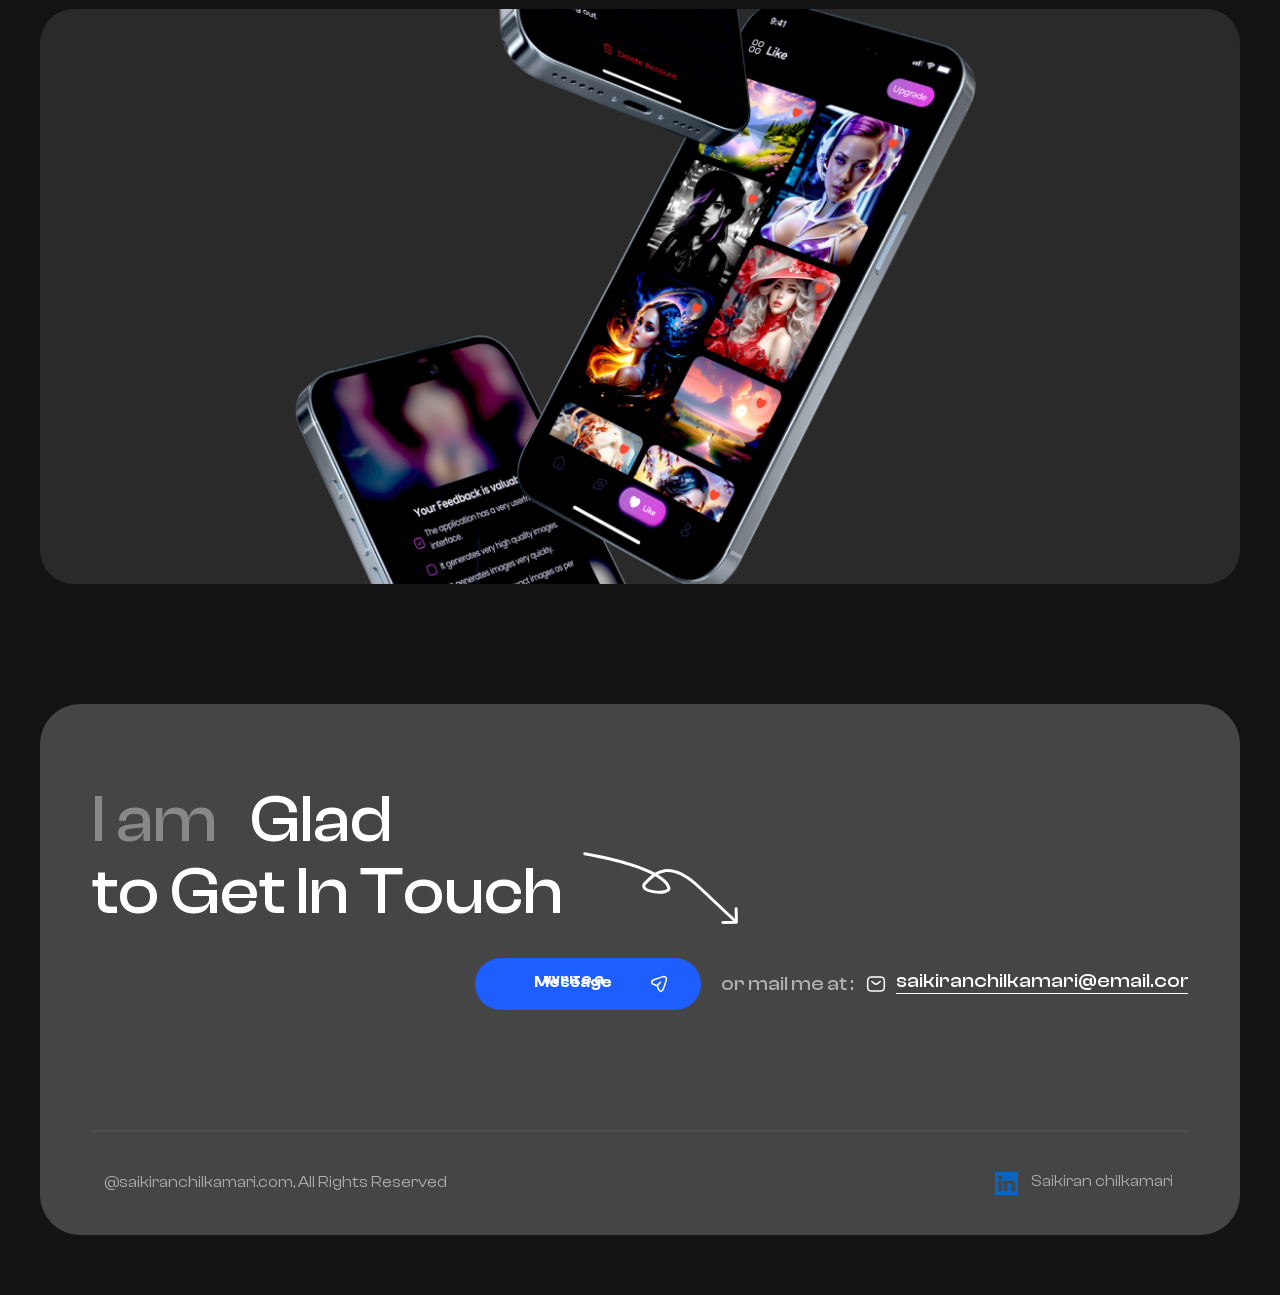
<file: project3.html>
<!DOCTYPE html>
<html lang="en">
  <head>
    <meta charset="UTF-8" />
    <meta name="viewport" content="width=device-width, initial-scale=1.0" />
    <title>Document</title>
    <link rel="stylesheet" href="./projects.css" />
    <link rel="stylesheet" href="./global.css">
    <link rel="stylesheet" href="./fonts.css" />

  </head>
  <body>
    <header class="container scroll">
      <nav class="navbar">
        <div class="logo">
          <a href="index.html"> <img src="./images/Logo.svg" alt="" /> </a>
        </div>
        <div class="nav-list-links" id="nav-list-links">
          <ul class="nav-links">
            <li>
              <a href="./about.html" class="btn">
                <p class="main-btn">
                  <span class="span1-btn">About me</span>
                  <span class="span2-btn">About me</span>
                </p>
              </a>
            </li>
            <li>
              <a href="./project-list.html" class="btn">
                <p class="main-btn">
                  <span class="span1-btn">Projects</span>
                  <span class="span2-btn">Projects</span>
                </p>
              </a>
            </li>
            <li>
              <a href="./index.html#case-study" class="btn">
                <p class="main-btn">
                  <span class="span1-btn">Case Studies</span>
                  <span class="span2-btn">Case Studies</span>
                </p>
              </a>
            </li>
            <li class="nav-cotact">
              <a href="./form.html" class="btn">
                <p class="main-btn">
                  <span class="span1-btn">Contact</span>
                  <span class="span2-btn">Contact</span>
                </p>
              </a>
            </li>
          </ul>
        </div>
 
        <div class="hamburger" id="hamburger">
          <span></span>
          <span></span>
          <span></span>
        </div>
      </nav>
    </header> 
    
    <main>
      <section id="banner-section">
        <div class="container banner-section mt">
          <h2 class="title">AI Journey</h2>
          <div class="banner-images-single banner-image mt">
            <div class="first-banner">
              <img src="./images/project3/phone_mockup_5 1.png" alt="" />
            </div>

            <!-- <div class="second-banner">
              <img src="./images/project1/Home (1) 2.png" alt="" />
            </div> -->
          </div>
        </div>
      </section>

      <section id="project-details">
        <div class="container project-details mt">
          <div class="detail-title-text">
            <div>
              <h2 class="title"><span> Project </span> Details</h2>
            </div>

            <div>
              <p class="para">
                AI Journey is a mobile app that turns text prompts into
                beautiful AI-generated images. Whether you're a professional
                designer or just someone who loves to create, this app makes it
                easy and fun to bring your ideas to life.The image creation
                process simple and accessible for everyone.
              </p>
            </div>
          </div>
          <div class="detail-lists">
            <div class="figma-link">
              <a href="#" class="btn">
                Figma Link

                <svg
                  xmlns="http://www.w3.org/2000/svg"
                  width="24"
                  height="24"
                  viewBox="0 0 24 24"
                  fill="none"
                >
                  <path
                    d="M20.5 22H3.5"
                    stroke="white"
                    stroke-width="1.5"
                    stroke-miterlimit="10"
                    stroke-linecap="round"
                    stroke-linejoin="round"
                  />
                  <path
                    d="M19 3.5L5 17.5"
                    stroke="white"
                    stroke-width="1.5"
                    stroke-miterlimit="10"
                    stroke-linecap="round"
                    stroke-linejoin="round"
                  />
                  <path
                    d="M19 13.77V3.5H8.73"
                    stroke="white"
                    stroke-width="1.5"
                    stroke-miterlimit="10"
                    stroke-linecap="round"
                    stroke-linejoin="round"
                  />
                </svg>
              </a>
            </div>

            <div class="lists">
              <ul>
                <li>
                  <div class="list-title">My Role</div>
                  <div class="list-text">End to End UX/UI Designer</div>
                </li>

                <li>
                  <div class="list-title">Platform</div>
                  <div class="list-text">
                    AI-powered tool, text into Images Generator
                  </div>
                </li>

                <li>
                  <div class="list-title">Tools</div>
                  <div class="list-text">
                    Figma, Illustrator, Photoshop, Chat GPT
                  </div>
                </li>
              </ul>
            </div>
          </div>
        </div>
      </section>

      <section id="typography-section">
        <div class="container typography-section mt">
          <div class="typography-section-main">
            <h2 class="title">Typography</h2>
            <div class="primary-font">
              <h3 class="font">Primary Font</h3>
              <div class="flex">
                <div class="font-details">
                  <h3 class="font-name montserrat">Montserrat</h3>
                  <p class="para">
                    Montserrat is a popular sans- serif fontInspired by the
                    urban typography found in the Montserrat neighborhood of
                    Buenos Aires, Argentina. It features clean lines,
                    well-balanced proportions, and rounded letterforms, giving
                    it a modern and friendly appearance. Montserrat comes in
                    various weights and styles, making it versatile for both
                    headlines and body text.
                  </p>
                </div>
                <div class="alphabets montserrat">
                  <h3>A B C D E F G H I J K L M N O P Q R S T U V W X Y Z</h3>
                  <h3 class="lower">
                    A B C D E F G H I J K L M N O P Q R S T U V W X Y Z
                  </h3>
                  <h3>1 2 3 4 5 6 7 8 9 0</h3>
                </div>
              </div>
            </div>
          </div>
        </div>
      </section>

      <section id="color-section">
        <div class="container color-section mt">
          <div class="color-section-main">
            <h2 class="title">Color Scheme</h2>
            <div class="color-boxes project3">
              <div class="box box1">
                <span> #A158C4 </span> <span> #DB3CDF </span>
              </div>
              <div class="box box2"> #FFFFFF </div>
              <div class="box box3"> #D34CE4 </div>
              <div class="box box4"> #0B0C20 </div>
            </div>
          </div>
        </div>
      </section>

      <section id="galary">
        <div class="container galary mt">
          <div class="left no-padding">
            <div class="galary-box1">
              <img src="./images/project3/phone_mockup_3 1.png" alt="" />
            </div>
          </div>

          <div class="right no-padding">
            <div class="galary-box2">
              <img src="./images/project3/phone_mockup_2 1.png" alt="" />
            </div>
            <!-- <div class="galary-box3">
              <img src="./images/project1/Rectangle 39.png" alt="" />
            </div> -->
          </div>
        </div>

        <div class="container galary2">
          <div class="galary-bottom-img no-padding">
            <img src="./images/project3/phone_mockup_1 1.png" alt="" />
          </div>
        </div>
      </section>

    
      <footer id="footer" class="container mt">
        <div class="footer-main">
          <div class="footer-top">
            <div class="footer-title">
              <h1>
                I am
                <span>
                  &nbsp; Glad <br />
                  to Get In Touch
                </span>
              </h1>
              <div class="photo">
                <svg
                  xmlns="http://www.w3.org/2000/svg"
                  width="155"
                  height="72"
                  viewBox="0 0 155 72"
                  fill="none"
                >
                  <path
                    d="M1.99549 0.187068C1.18057 0.0380399 0.399146 0.577845 0.250118 1.39276C0.101089 2.20767 0.640895 2.9891 1.45581 3.13813L1.99549 0.187068ZM116.296 35.2748L117.321 34.1796L116.296 35.2748ZM153.403 71.6669C154.231 71.6532 154.891 70.9707 154.878 70.1424L154.655 56.6442C154.641 55.8159 153.958 55.1555 153.13 55.1692C152.302 55.1829 151.641 55.8654 151.655 56.6937L151.853 68.6921L139.855 68.8903C139.027 68.904 138.366 69.5866 138.38 70.4149C138.394 71.2432 139.076 71.9036 139.904 71.8899L153.403 71.6669ZM1.45581 3.13813C33.9957 9.08892 54.3356 15.5964 66.7673 21.5577C79.287 27.5611 83.4652 32.8544 84.3516 36.1664L87.2496 35.3908C86.0041 30.7369 80.7478 24.9345 68.0644 18.8526C55.2931 12.7285 34.6614 6.16091 1.99549 0.187068L1.45581 3.13813ZM84.3516 36.1664C84.4184 36.4158 84.3978 36.5704 84.364 36.674C84.3275 36.7856 84.2417 36.9388 84.0345 37.1249C83.5863 37.5272 82.7337 37.9351 81.4308 38.2385C78.864 38.8364 75.2168 38.8789 71.6978 38.3898C68.1371 37.8949 65.0256 36.8993 63.3752 35.6532C62.5649 35.0414 62.3096 34.5264 62.2735 34.1598C62.2394 33.8143 62.3594 33.1775 63.2969 32.2128L61.1455 30.122C59.8703 31.4342 59.1344 32.8981 59.288 34.4544C59.4395 35.9897 60.4156 37.1777 61.5675 38.0474C63.8416 39.7644 67.5779 40.846 71.2848 41.3612C75.0335 41.8822 79.074 41.8678 82.1113 41.1603C83.6106 40.8112 85.0392 40.2544 86.0385 39.3573C86.555 38.8937 86.9845 38.3135 87.2158 37.6053C87.4497 36.889 87.4493 36.1371 87.2496 35.3908L84.3516 36.1664ZM63.2969 32.2128C67.7938 27.5856 73.2357 21.7749 81.2118 20.4124C89.0792 19.0684 99.9294 22.0138 115.272 36.3701L117.321 34.1796C101.68 19.5437 89.9184 15.8816 80.7066 17.4552C71.6036 19.0102 65.4994 25.6419 61.1455 30.122L63.2969 32.2128ZM115.272 36.3701C140.061 59.5664 150.313 69.289 152.335 71.2452L154.421 69.0891C152.377 67.1119 142.105 57.3708 117.321 34.1796L115.272 36.3701Z"
                    fill="white"
                  />
                </svg>
              </div>
            </div>
            <div class="btn-with-mail-photo">
              <div class="btn-text">
                <a href="#" class="btn footer-btn">
                  <p class="main-btn">
                    <span class="span1-btn">Write a Message</span>
                    <span class="span2-btn">Write a Message</span>
                  </p>
                  <img src="./images/Arrow.svg" alt="" />
                </a>

                <div class="mail-div">
                  <span class="span"
                    >or mail me at : &nbsp;
 
                    &nbsp;
                  </span>

                  <a href="#" class="btn footer-mail">
                    <svg
                    xmlns="http://www.w3.org/2000/svg"
                    width="20"
                    height="20"
                    viewBox="0 0 20 20"
                    fill="none"
                  >
                    <path
                      d="M14.1667 17.0832H5.83335C3.33335 17.0832 1.66669 15.8332 1.66669 12.9165V7.08317C1.66669 4.1665 3.33335 2.9165 5.83335 2.9165H14.1667C16.6667 2.9165 18.3334 4.1665 18.3334 7.08317V12.9165C18.3334 15.8332 16.6667 17.0832 14.1667 17.0832Z"
                      stroke="white"
                      stroke-width="1.5"
                      stroke-miterlimit="10"
                      stroke-linecap="round"
                      stroke-linejoin="round"
                    />
                    <path
                      d="M14.1666 7.5L11.5583 9.58333C10.7 10.2667 9.29164 10.2667 8.43331 9.58333L5.83331 7.5"
                      stroke="white"
                      stroke-width="1.5"
                      stroke-miterlimit="10"
                      stroke-linecap="round"
                      stroke-linejoin="round"
                    />
                  </svg>
                    <p class="main-btn">
                      <span class="span1-btn"
                        >saikiranchilkamari@email.com
                      </span>
                      <span class="span2-btn"
                        >saikiranchilkamari@email.com
                      </span>
                    </p>
                  </a>
                </div>
              </div>
            </div>
          </div>

          <div class="copy-rights">
            <p>@saikiranchilkamari.com, All Rights Reserved</p>

            <a href="#" class="btn linkedin">
              <img
                src="./images/project1/LinkedIn-Blue-72-Γö¼┬½@2x 1 (1).svg"
                alt=""
              />
              <p class="main-btn">
                <span class="span1-btn">Saikiran chilkamari </span>
                <span class="span2-btn">Saikiran chilkamari</span>
              </p>
            </a>
          </div>
        </div>
      </footer>
    </main>
    <script src="./script.js"></script>

  </body>
</html>
</file>
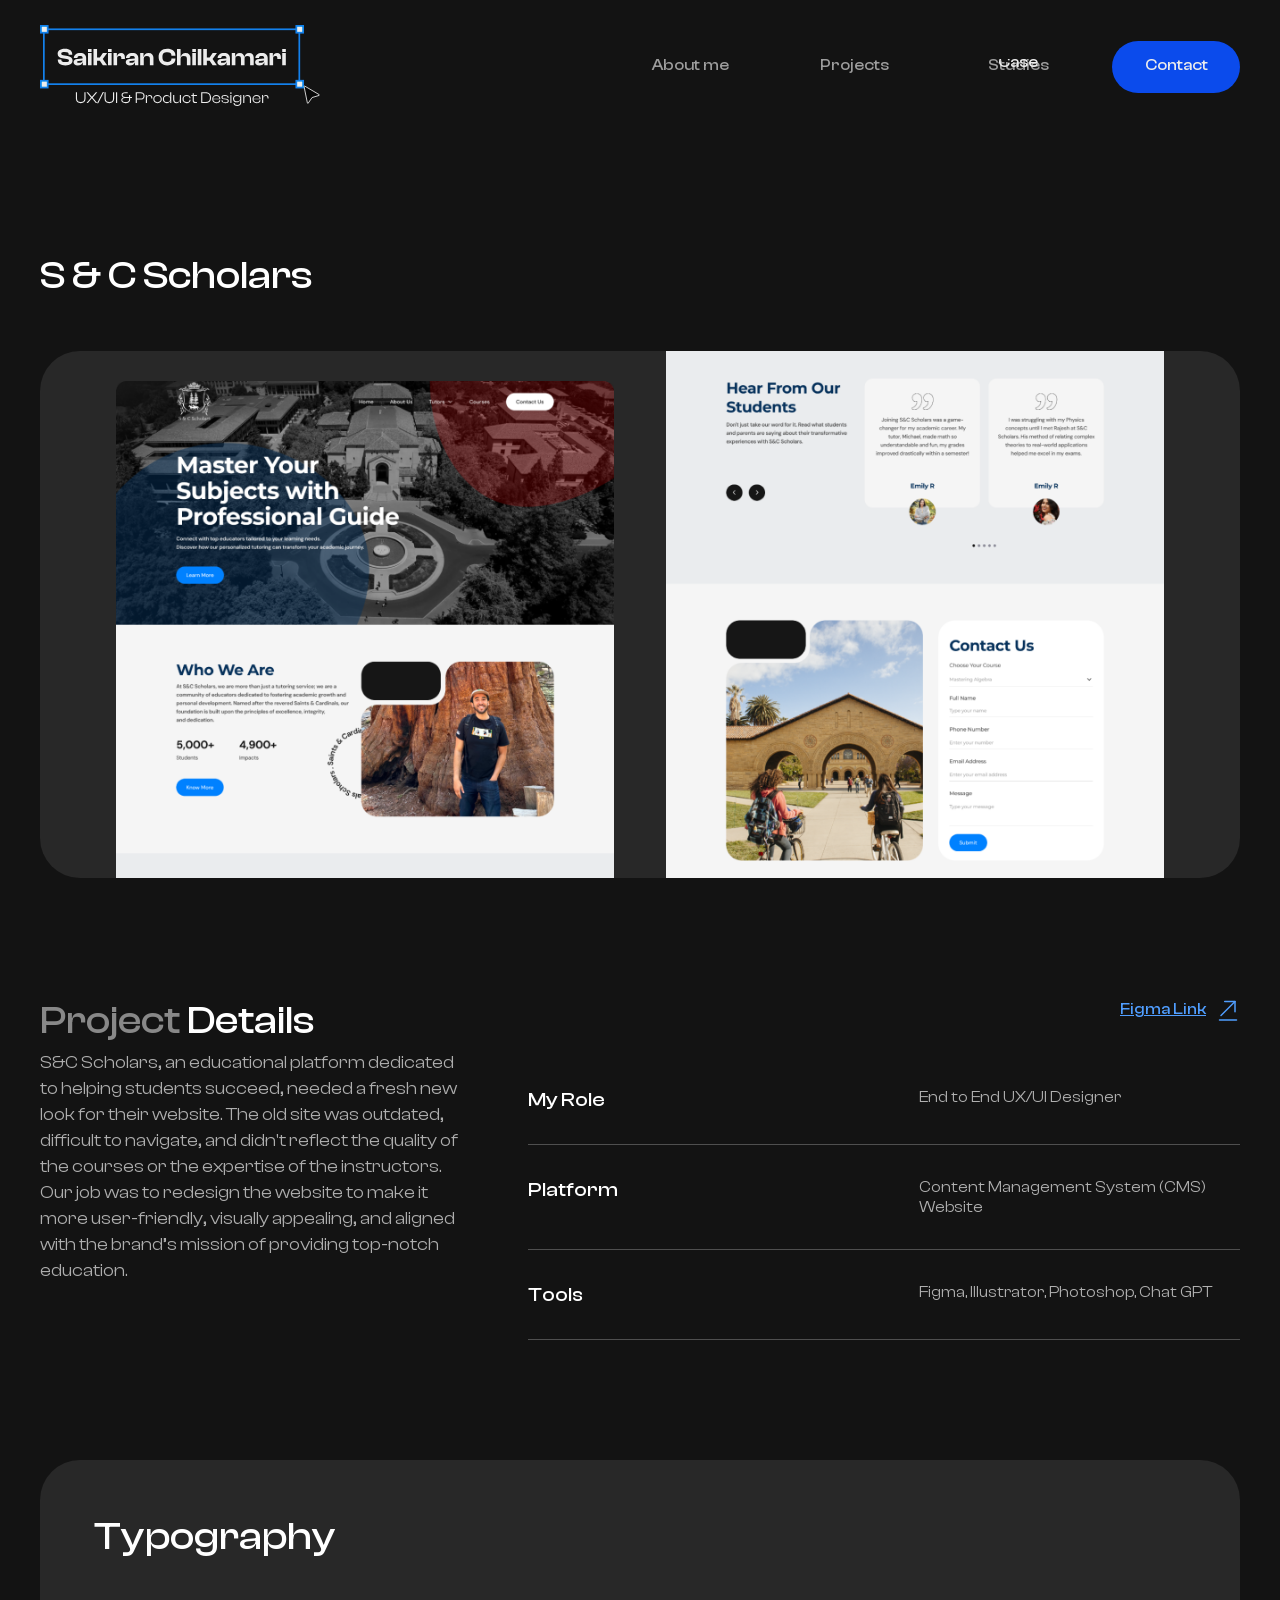
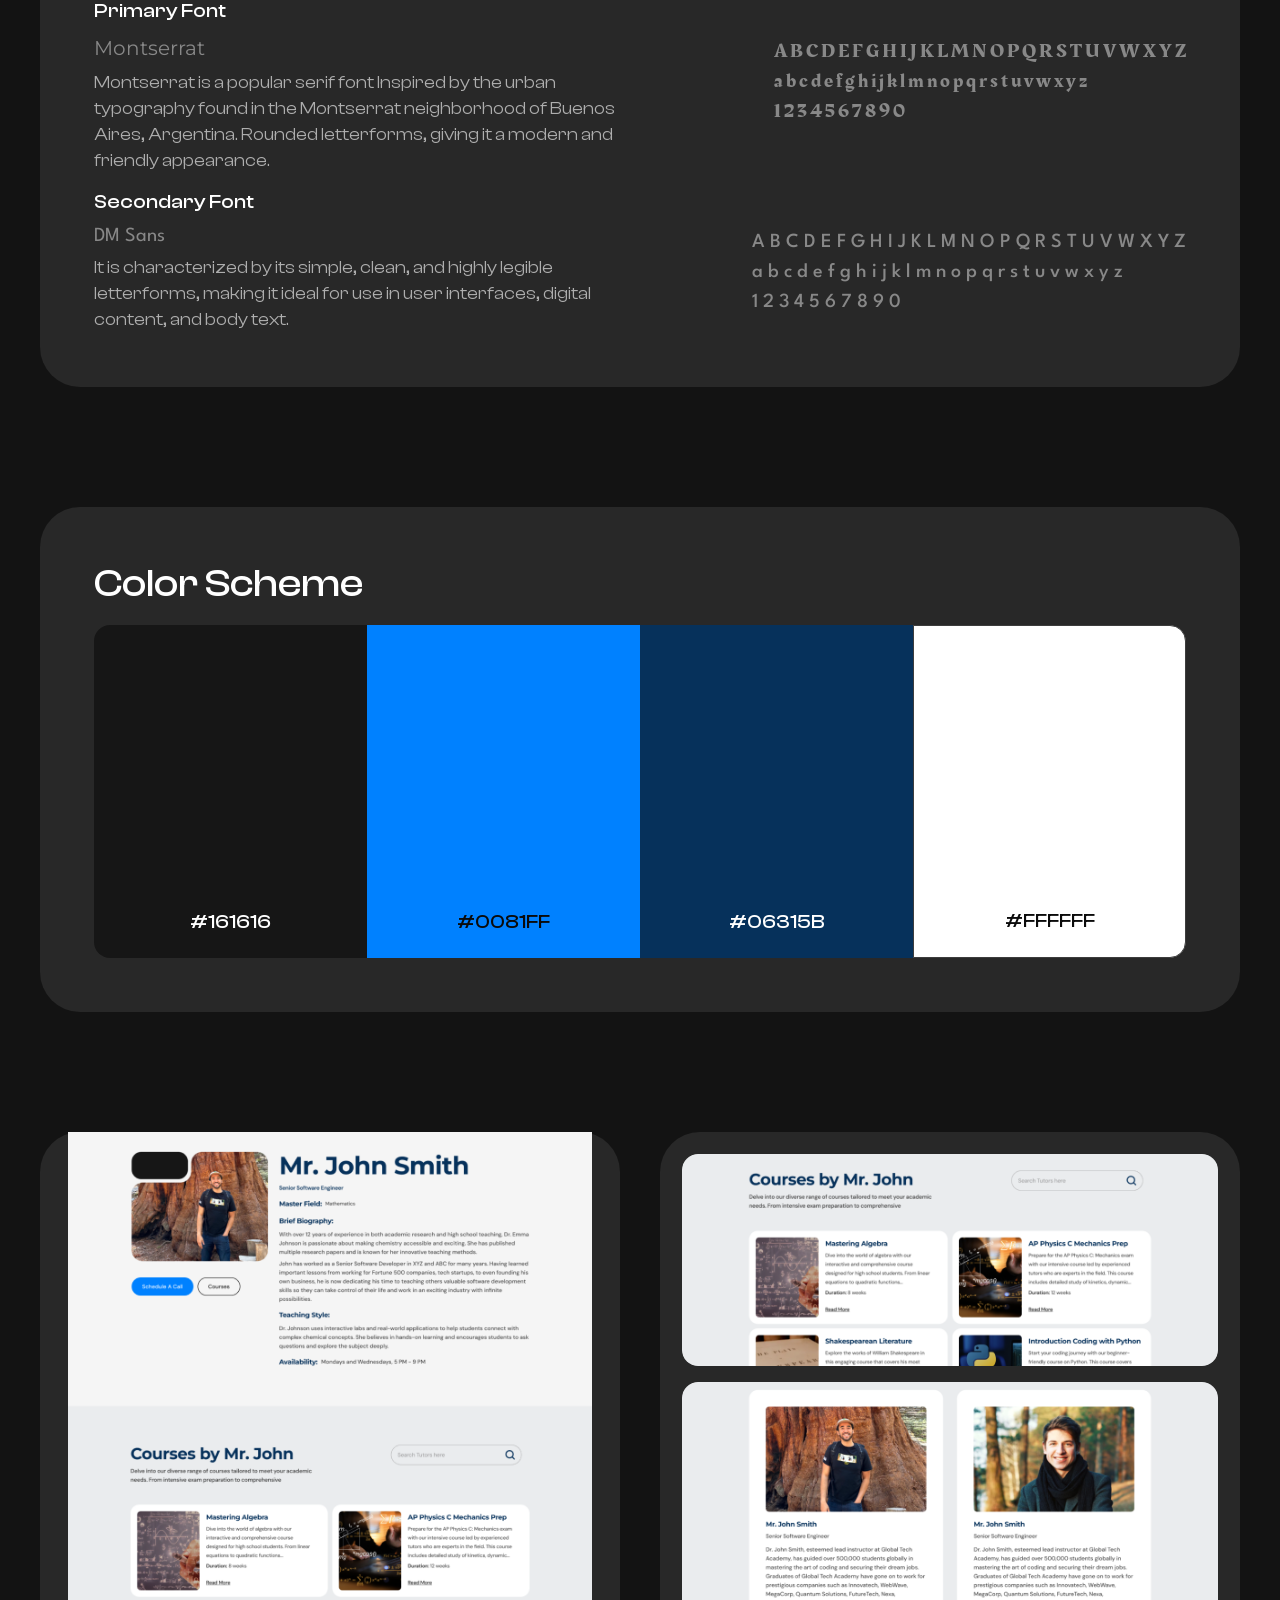
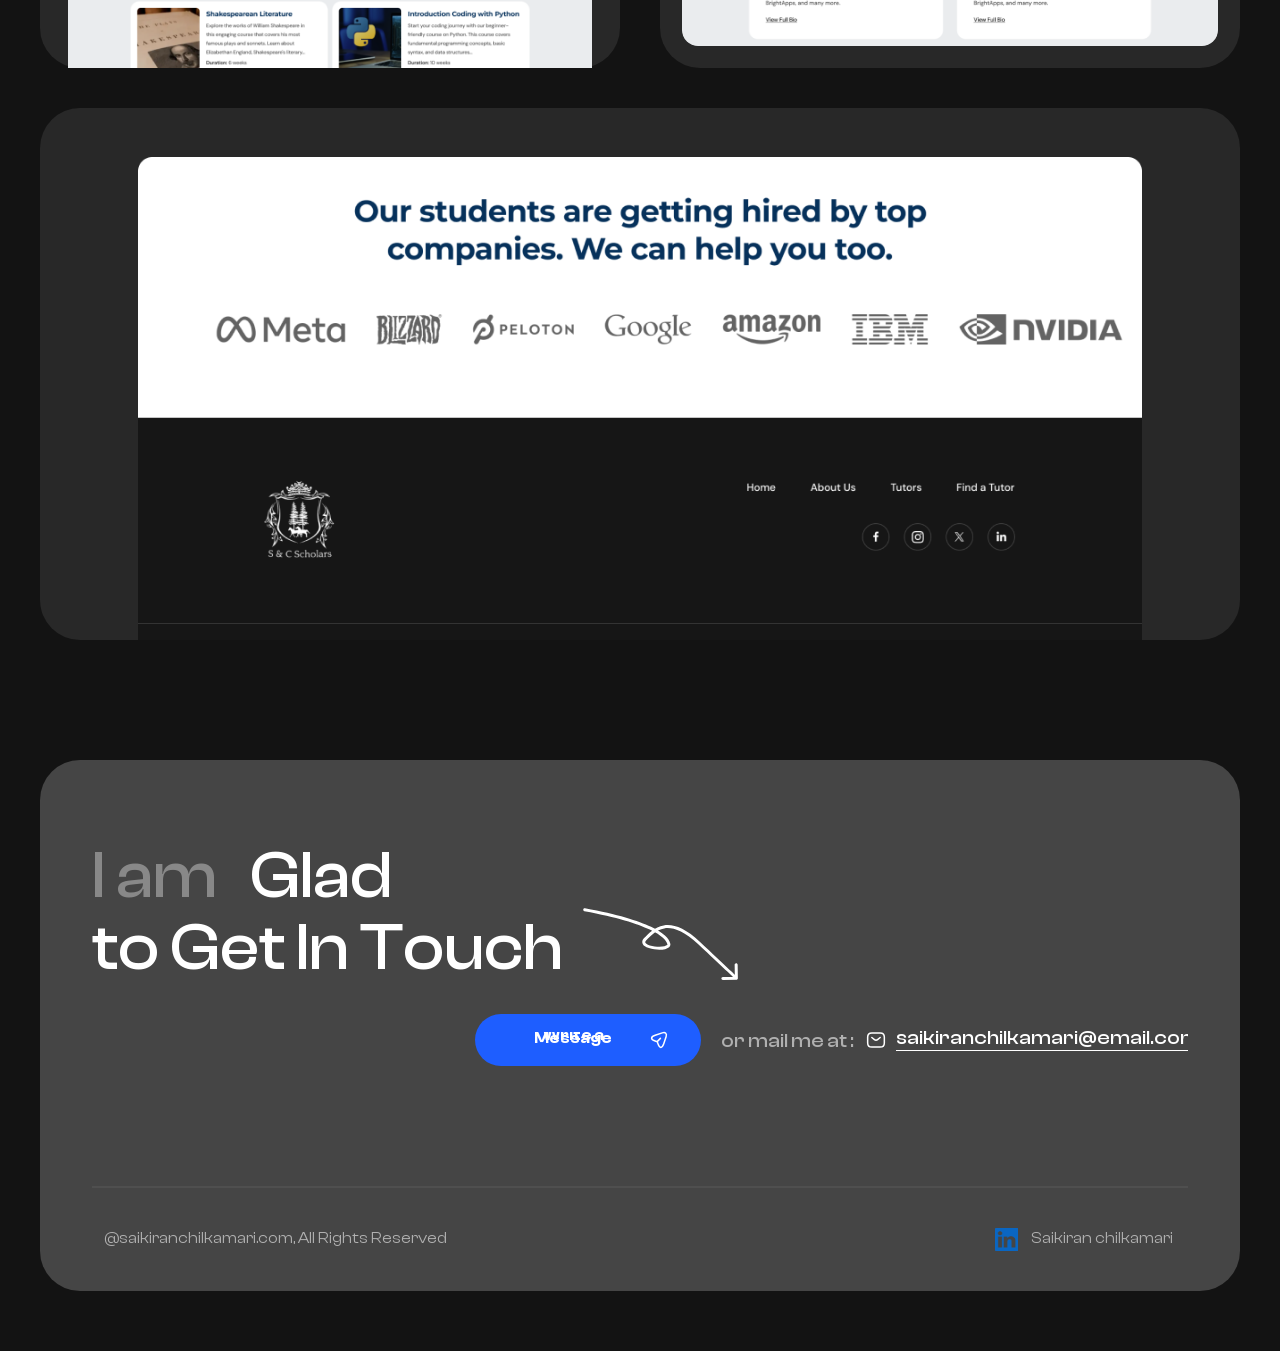
<file: project4.html>
<!DOCTYPE html>
<html lang="en">
  <head>
    <meta charset="UTF-8" />
    <meta name="viewport" content="width=device-width, initial-scale=1.0" />
    <title>Document</title>
    <link rel="stylesheet" href="./projects.css" />
    <link rel="stylesheet" href="./fonts.css" />
    <link rel="stylesheet" href="./global.css">


  </head>
  <body>
    <header class="container scroll">
      <nav class="navbar">
        <div class="logo">
          <a href="index.html"> <img src="./images/Logo.svg" alt="" /> </a>
        </div>
        <div class="nav-list-links" id="nav-list-links">
          <ul class="nav-links">
            <li>
              <a href="./about.html" class="btn">
                <p class="main-btn">
                  <span class="span1-btn">About me</span>
                  <span class="span2-btn">About me</span>
                </p>
              </a>
            </li>
            <li>
              <a href="./project-list.html" class="btn">
                <p class="main-btn">
                  <span class="span1-btn">Projects</span>
                  <span class="span2-btn">Projects</span>
                </p>
              </a>
            </li>
            <li>
              <a href="./index.html#case-study" class="btn">
                <p class="main-btn">
                  <span class="span1-btn">Case Studies</span>
                  <span class="span2-btn">Case Studies</span>
                </p>
              </a>
            </li>
            <li class="nav-cotact">
              <a href="./form.html" class="btn">
                <p class="main-btn">
                  <span class="span1-btn">Contact</span>
                  <span class="span2-btn">Contact</span>
                </p>
              </a>
            </li>
          </ul>
        </div>
 
        <div class="hamburger" id="hamburger">
          <span></span>
          <span></span>
          <span></span>
        </div>
      </nav>
    </header> 
    
    <main>
      <section id="banner-section">
        <div class="container banner-section mt">
          <h2 class="title">S & C Scholars</h2>
          <div class="banner-images-multy banner-image banner-background mt">
            <div class="first-banner">
              <img src="./images/project4/Home (1) 1 (1).png" alt="" />
            </div>

            <div class="second-banner">
              <img src="./images/project4/Home (1) 3.png" alt="" />
            </div>
          </div>
        </div>
      </section>

      <section id="project-details">
        <div class="container project-details mt">
          <div class="detail-title-text">
            <div>
              <h2 class="title"><span> Project </span> Details</h2>
            </div>

            <div>
              <p class="para">
                S&C Scholars, an educational platform dedicated to helping
                students succeed, needed a fresh new look for their website. The
                old site was outdated, difficult to navigate, and didn't reflect
                the quality of the courses or the expertise of the instructors.
                Our job was to redesign the website to make it more
                user-friendly, visually appealing, and aligned with the brand’s
                mission of providing top-notch education.
              </p>
            </div>
          </div>
          <div class="detail-lists">
            <div class="figma-link">
              <a href="#" class="btn">
                Figma Link

                <svg
                  xmlns="http://www.w3.org/2000/svg"
                  width="24"
                  height="24"
                  viewBox="0 0 24 24"
                  fill="none"
                >
                  <path
                    d="M20.5 22H3.5"
                    stroke="white"
                    stroke-width="1.5"
                    stroke-miterlimit="10"
                    stroke-linecap="round"
                    stroke-linejoin="round"
                  />
                  <path
                    d="M19 3.5L5 17.5"
                    stroke="white"
                    stroke-width="1.5"
                    stroke-miterlimit="10"
                    stroke-linecap="round"
                    stroke-linejoin="round"
                  />
                  <path
                    d="M19 13.77V3.5H8.73"
                    stroke="white"
                    stroke-width="1.5"
                    stroke-miterlimit="10"
                    stroke-linecap="round"
                    stroke-linejoin="round"
                  />
                </svg>
              </a>
            </div>

            <div class="lists">
              <ul>
                <li>
                  <div class="list-title">My Role</div>
                  <div class="list-text">End to End UX/UI Designer</div>
                </li>

                <li>
                  <div class="list-title">Platform</div>
                  <div class="list-text">
                    Content Management System (CMS) Website
                  </div>
                </li>

                <li>
                  <div class="list-title">Tools</div>
                  <div class="list-text">
                    Figma, Illustrator, Photoshop, Chat GPT
                  </div>
                </li>
              </ul>
            </div>
          </div>
        </div>
      </section>

      <section id="typography-section">
        <div class="container typography-section mt">
          <div class="typography-section-main">
            <h2 class="title">Typography</h2>
            <div class="primary-font">
              <h3 class="font">Primary Font</h3>
              <div class="flex">
                <div class="font-details">
                  <h3 class="font-name montserrat">Montserrat</h3>
                  <p class="para">
                    Montserrat is a popular serif font Inspired by the urban
                    typography found in the Montserrat neighborhood of Buenos
                    Aires, Argentina. Rounded letterforms, giving it a modern
                    and friendly appearance.
                  </p>
                </div>
                <div class="alphabets">
                  <h3>A B C D E F G H I J K L M N O P Q R S T U V W X Y Z</h3>
                  <h3 class="lower">
                    A B C D E F G H I J K L M N O P Q R S T U V W X Y Z
                  </h3>
                  <h3>1 2 3 4 5 6 7 8 9 0</h3>
                </div>
              </div>
            </div>

            <div class="secondery-font">
              <h3 class="font">Secondary Font</h3>
              <div class="flex">
                <div class="font-details">
                  <h3 class="font-name DM-Sans"> DM Sans </h3>
                  <p class="para">
                    It is characterized by its simple, clean, and highly legible
                    letterforms, making it ideal for use in user interfaces,
                    digital content, and body text.
                  </p>
                </div>
                <div class="alphabets">
                  <h3>A B C D E F G H I J K L M N O P Q R S T U V W X Y Z</h3>
                  <h3 class="lower">
                    A B C D E F G H I J K L M N O P Q R S T U V W X Y Z
                  </h3>
                  <h3>1 2 3 4 5 6 7 8 9 0</h3>
                </div>
              </div>
            </div>
          </div>
        </div>
      </section>

      <section id="color-section">
        <div class="container color-section mt">
          <div class="color-section-main">
            <h2 class="title">Color Scheme</h2>
            <div class="color-boxes project4">
              <div class="box box1">#161616</div>
              <div class="box box2">#0081FF</div>
              <div class="box box3"> #06315B </div>
              <div class="box box4"> #FFFFFF </div>
            </div>
          </div>
        </div>
      </section>

      <section id="galary">
        <div class="container galary mt">
          <div class="left">
            <div class="galary-box1">
              <img src="./images/project4/Menu (3).png" alt="" />
            </div>
          </div>

          <div class="right">
            <div class="galary-box2">
              <img src="./images/project4/Rectangle 38 (1).png" alt="" />
            </div>
            <div class="galary-box3">
              <img src="./images/project4/Rectangle 39 (1).png" alt="" />
            </div>
          </div>
        </div>

        <div class="container galary2">
          <div class="galary-bottom-img">
            <img src="./images/project4/Menu (4).png" alt="" />
          </div>
        </div>
      </section>

 
      <footer id="footer" class="container mt">
        <div class="footer-main">
          <div class="footer-top">
            <div class="footer-title">
              <h1>
                I am
                <span>
                  &nbsp; Glad <br />
                  to Get In Touch
                </span>
              </h1>
              <div class="photo">
                <svg
                  xmlns="http://www.w3.org/2000/svg"
                  width="155"
                  height="72"
                  viewBox="0 0 155 72"
                  fill="none"
                >
                  <path
                    d="M1.99549 0.187068C1.18057 0.0380399 0.399146 0.577845 0.250118 1.39276C0.101089 2.20767 0.640895 2.9891 1.45581 3.13813L1.99549 0.187068ZM116.296 35.2748L117.321 34.1796L116.296 35.2748ZM153.403 71.6669C154.231 71.6532 154.891 70.9707 154.878 70.1424L154.655 56.6442C154.641 55.8159 153.958 55.1555 153.13 55.1692C152.302 55.1829 151.641 55.8654 151.655 56.6937L151.853 68.6921L139.855 68.8903C139.027 68.904 138.366 69.5866 138.38 70.4149C138.394 71.2432 139.076 71.9036 139.904 71.8899L153.403 71.6669ZM1.45581 3.13813C33.9957 9.08892 54.3356 15.5964 66.7673 21.5577C79.287 27.5611 83.4652 32.8544 84.3516 36.1664L87.2496 35.3908C86.0041 30.7369 80.7478 24.9345 68.0644 18.8526C55.2931 12.7285 34.6614 6.16091 1.99549 0.187068L1.45581 3.13813ZM84.3516 36.1664C84.4184 36.4158 84.3978 36.5704 84.364 36.674C84.3275 36.7856 84.2417 36.9388 84.0345 37.1249C83.5863 37.5272 82.7337 37.9351 81.4308 38.2385C78.864 38.8364 75.2168 38.8789 71.6978 38.3898C68.1371 37.8949 65.0256 36.8993 63.3752 35.6532C62.5649 35.0414 62.3096 34.5264 62.2735 34.1598C62.2394 33.8143 62.3594 33.1775 63.2969 32.2128L61.1455 30.122C59.8703 31.4342 59.1344 32.8981 59.288 34.4544C59.4395 35.9897 60.4156 37.1777 61.5675 38.0474C63.8416 39.7644 67.5779 40.846 71.2848 41.3612C75.0335 41.8822 79.074 41.8678 82.1113 41.1603C83.6106 40.8112 85.0392 40.2544 86.0385 39.3573C86.555 38.8937 86.9845 38.3135 87.2158 37.6053C87.4497 36.889 87.4493 36.1371 87.2496 35.3908L84.3516 36.1664ZM63.2969 32.2128C67.7938 27.5856 73.2357 21.7749 81.2118 20.4124C89.0792 19.0684 99.9294 22.0138 115.272 36.3701L117.321 34.1796C101.68 19.5437 89.9184 15.8816 80.7066 17.4552C71.6036 19.0102 65.4994 25.6419 61.1455 30.122L63.2969 32.2128ZM115.272 36.3701C140.061 59.5664 150.313 69.289 152.335 71.2452L154.421 69.0891C152.377 67.1119 142.105 57.3708 117.321 34.1796L115.272 36.3701Z"
                    fill="white"
                  />
                </svg>
              </div>
            </div>
            <div class="btn-with-mail-photo">
              <div class="btn-text">
                <a href="#" class="btn footer-btn">
                  <p class="main-btn">
                    <span class="span1-btn">Write a Message</span>
                    <span class="span2-btn">Write a Message</span>
                  </p>
                  <img src="./images/Arrow.svg" alt="" />
                </a>

                <div class="mail-div">
                  <span class="span"
                    >or mail me at : &nbsp;
 
                    &nbsp;
                  </span>

                  <a href="#" class="btn footer-mail">
                    <svg
                    xmlns="http://www.w3.org/2000/svg"
                    width="20"
                    height="20"
                    viewBox="0 0 20 20"
                    fill="none"
                  >
                    <path
                      d="M14.1667 17.0832H5.83335C3.33335 17.0832 1.66669 15.8332 1.66669 12.9165V7.08317C1.66669 4.1665 3.33335 2.9165 5.83335 2.9165H14.1667C16.6667 2.9165 18.3334 4.1665 18.3334 7.08317V12.9165C18.3334 15.8332 16.6667 17.0832 14.1667 17.0832Z"
                      stroke="white"
                      stroke-width="1.5"
                      stroke-miterlimit="10"
                      stroke-linecap="round"
                      stroke-linejoin="round"
                    />
                    <path
                      d="M14.1666 7.5L11.5583 9.58333C10.7 10.2667 9.29164 10.2667 8.43331 9.58333L5.83331 7.5"
                      stroke="white"
                      stroke-width="1.5"
                      stroke-miterlimit="10"
                      stroke-linecap="round"
                      stroke-linejoin="round"
                    />
                  </svg>
                    <p class="main-btn">
                      <span class="span1-btn"
                        >saikiranchilkamari@email.com
                      </span>
                      <span class="span2-btn"
                        >saikiranchilkamari@email.com
                      </span>
                    </p>
                  </a>
                </div>
              </div>
            </div>
          </div>

          <div class="copy-rights">
            <p>@saikiranchilkamari.com, All Rights Reserved</p>

            <a href="#" class="btn linkedin">
              <img
                src="./images/project1/LinkedIn-Blue-72-Γö¼┬½@2x 1 (1).svg"
                alt=""
              />
              <p class="main-btn">
                <span class="span1-btn">Saikiran chilkamari </span>
                <span class="span2-btn">Saikiran chilkamari</span>
              </p>
            </a>
          </div>
        </div>
      </footer>
    </main>
    <script src="./script.js"></script>

  </body>
</html>
</file>
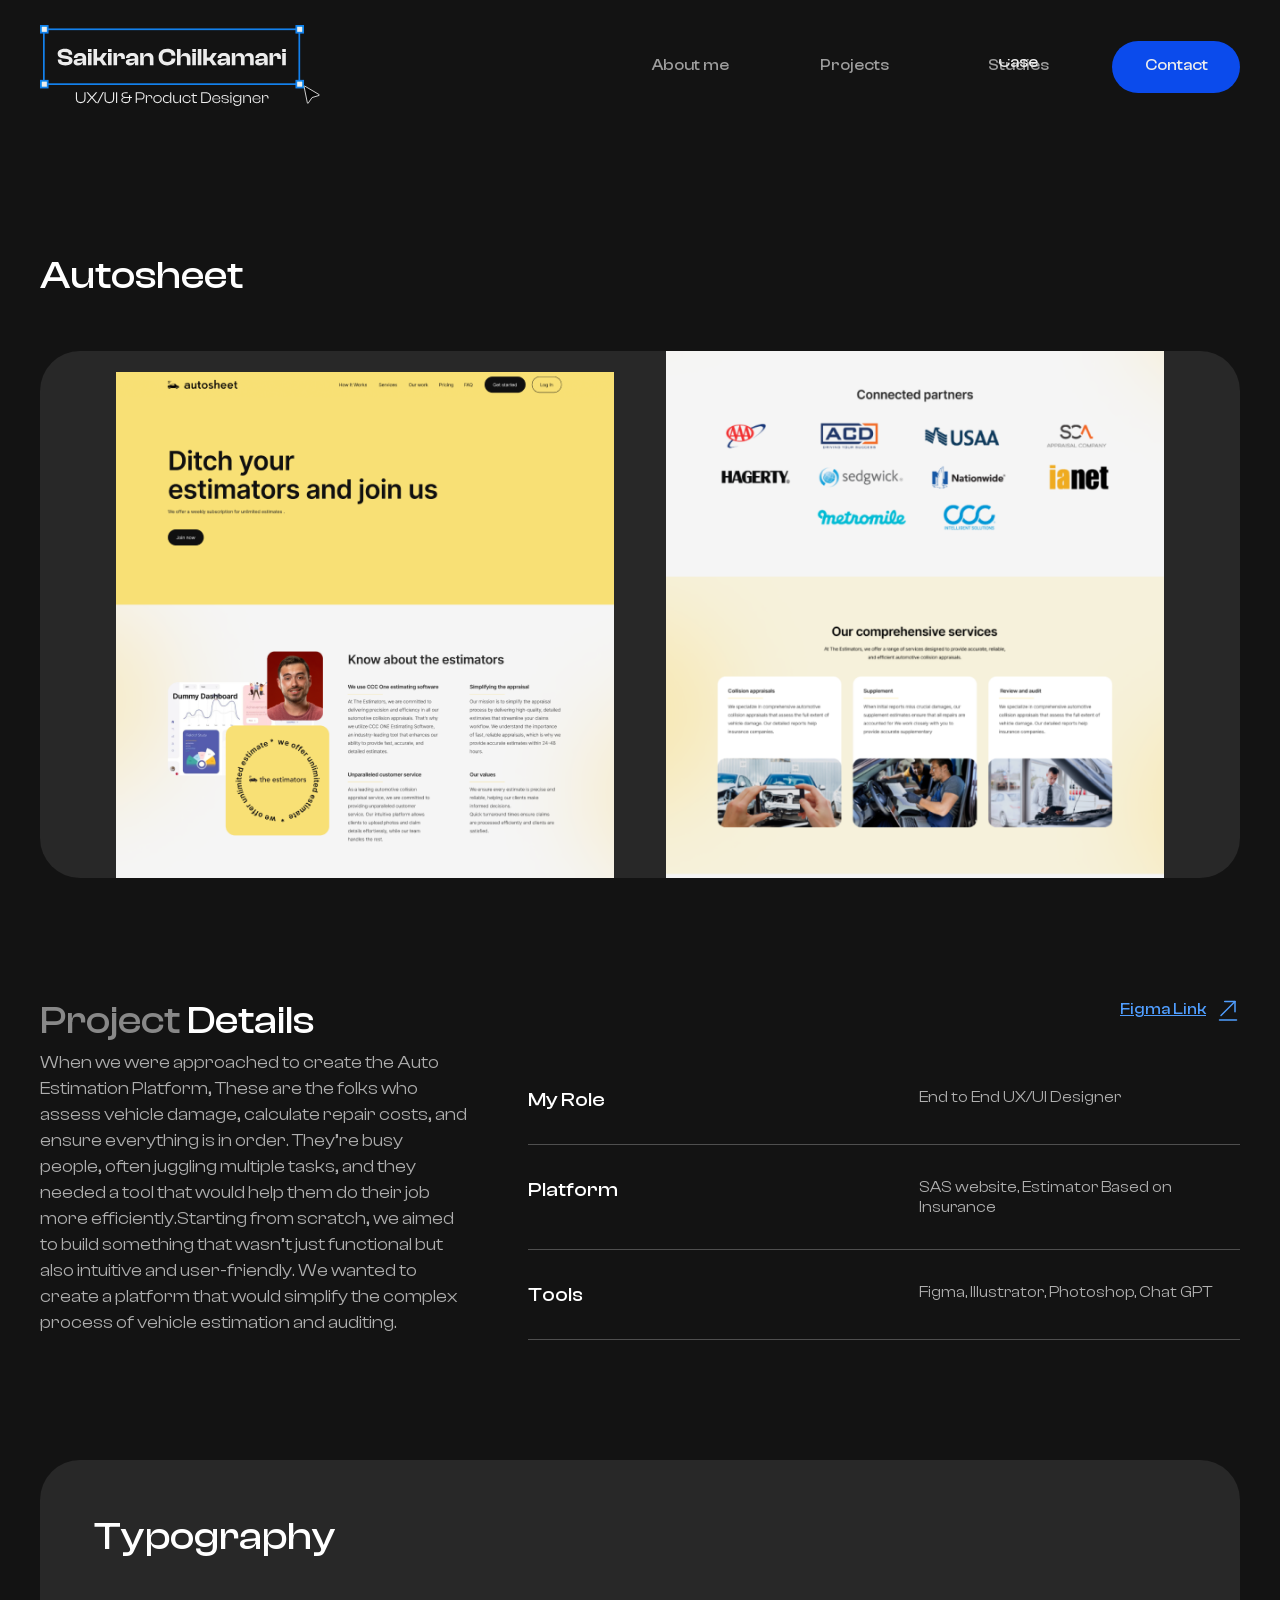
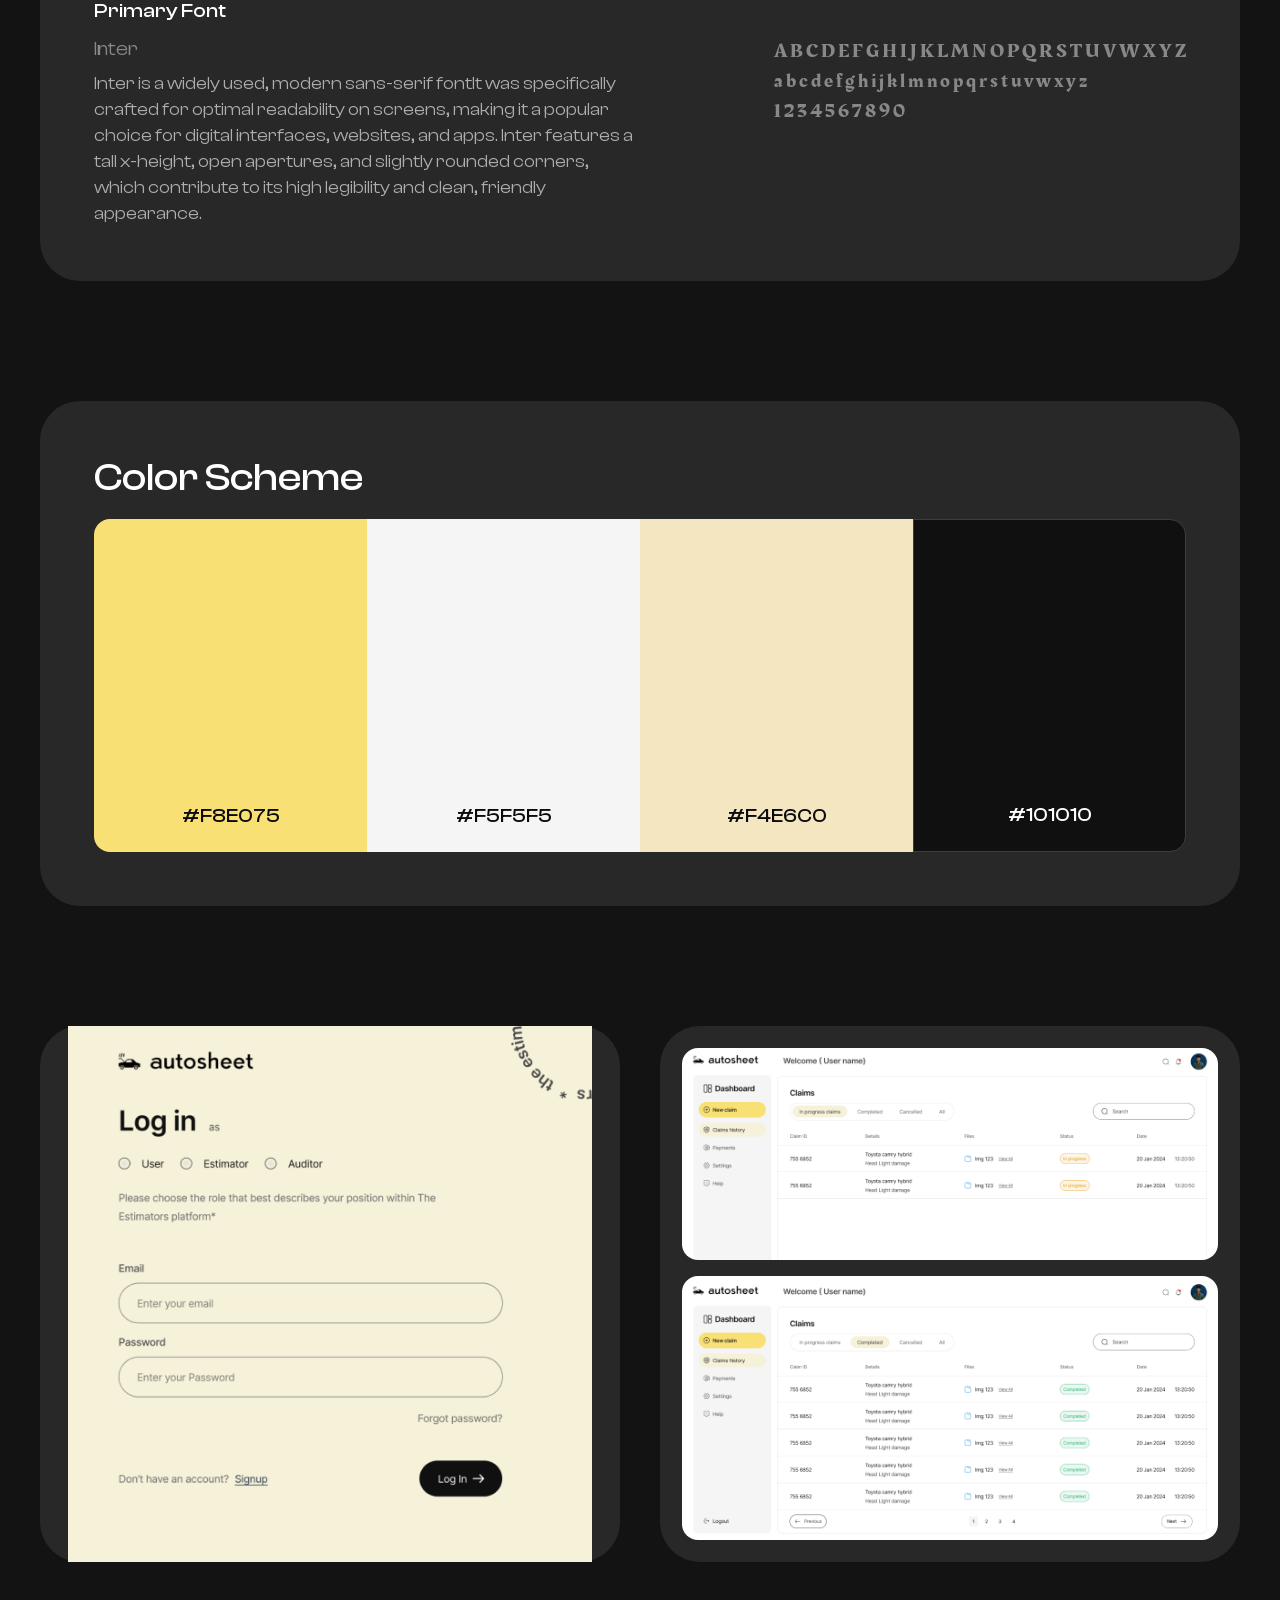
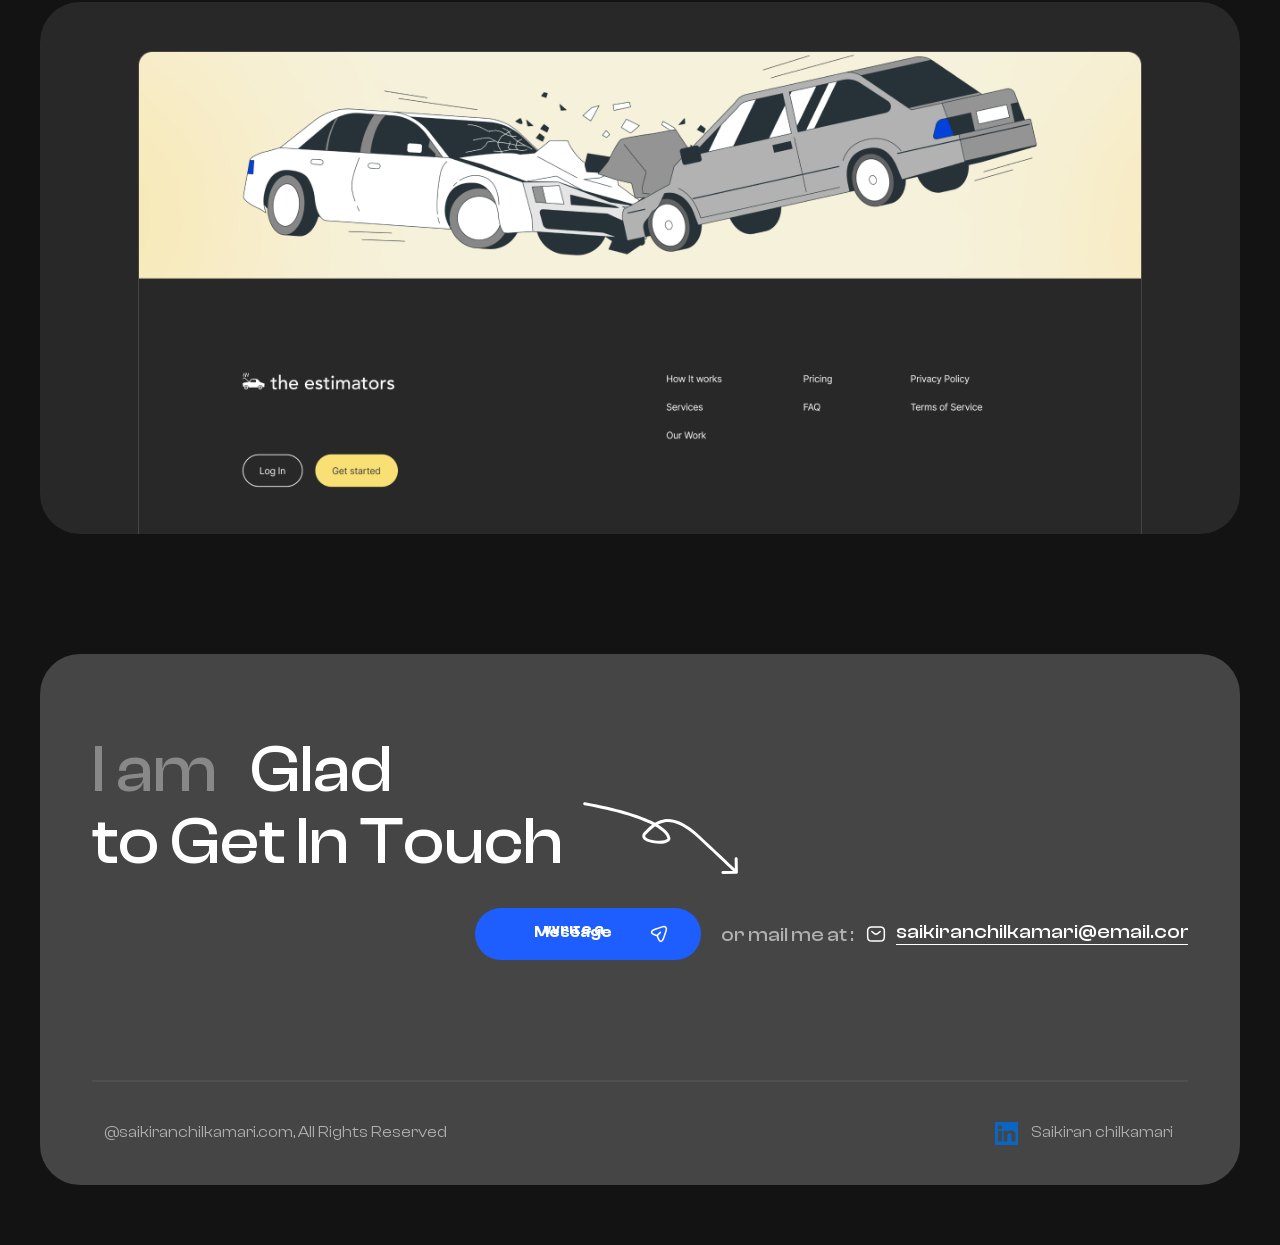
<file: project5.html>
<!DOCTYPE html>
<html lang="en">
  <head>
    <meta charset="UTF-8" />
    <meta name="viewport" content="width=device-width, initial-scale=1.0" />
    <title>Document</title>
    <link rel="stylesheet" href="./projects.css" />
    <link rel="stylesheet" href="./fonts.css" />
    <link rel="stylesheet" href="./global.css" />

  </head>
  <body>
    <header class="container scroll">
      <nav class="navbar">
        <div class="logo">
          <a href="index.html"> <img src="./images/Logo.svg" alt="" /> </a>
        </div>
        <div class="nav-list-links" id="nav-list-links">
          <ul class="nav-links">
            <li>
              <a href="./about.html" class="btn">
                <p class="main-btn">
                  <span class="span1-btn">About me</span>
                  <span class="span2-btn">About me</span>
                </p>
              </a>
            </li>
            <li>
              <a href="./project-list.html" class="btn">
                <p class="main-btn">
                  <span class="span1-btn">Projects</span>
                  <span class="span2-btn">Projects</span>
                </p>
              </a>
            </li>
            <li>
              <a href="./index.html#case-study" class="btn">
                <p class="main-btn">
                  <span class="span1-btn">Case Studies</span>
                  <span class="span2-btn">Case Studies</span>
                </p>
              </a>
            </li>
            <li class="nav-cotact">
              <a href="./form.html" class="btn">
                <p class="main-btn">
                  <span class="span1-btn">Contact</span>
                  <span class="span2-btn">Contact</span>
                </p>
              </a>
            </li>
          </ul>
        </div>
 
        <div class="hamburger" id="hamburger">
          <span></span>
          <span></span>
          <span></span>
        </div>
      </nav>
    </header> 
    
    <main>
      <section id="banner-section">
        <div class="container banner-section mt">
          <h2 class="title">Autosheet</h2>
          <div class="banner-images-multy banner-image banner-background mt">
            <div class="first-banner">
              <img src="./images/project5/Home (14) 1.png" alt="" />
            </div>

            <div class="second-banner">
              <img src="./images/project5/Home (1) 2 (1).png" alt="" />
            </div>
          </div>
        </div>
      </section>

      <section id="project-details">
        <div class="container project-details mt">
          <div class="detail-title-text">
            <div>
              <h2 class="title"><span> Project </span> Details</h2>
            </div>

            <div>
              <p class="para">
                When we were approached to create the Auto Estimation Platform,
                These are the folks who assess vehicle damage, calculate repair
                costs, and ensure everything is in order. They’re busy people,
                often juggling multiple tasks, and they needed a tool that would
                help them do their job more efficiently.Starting from scratch,
                we aimed to build something that wasn’t just functional but also
                intuitive and user-friendly. We wanted to create a platform that
                would simplify the complex process of vehicle estimation and
                auditing.
              </p>
            </div>
          </div>
          <div class="detail-lists">
            <div class="figma-link">
              <a href="#" class="btn">
                Figma Link

                <svg
                  xmlns="http://www.w3.org/2000/svg"
                  width="24"
                  height="24"
                  viewBox="0 0 24 24"
                  fill="none"
                >
                  <path
                    d="M20.5 22H3.5"
                    stroke="white"
                    stroke-width="1.5"
                    stroke-miterlimit="10"
                    stroke-linecap="round"
                    stroke-linejoin="round"
                  />
                  <path
                    d="M19 3.5L5 17.5"
                    stroke="white"
                    stroke-width="1.5"
                    stroke-miterlimit="10"
                    stroke-linecap="round"
                    stroke-linejoin="round"
                  />
                  <path
                    d="M19 13.77V3.5H8.73"
                    stroke="white"
                    stroke-width="1.5"
                    stroke-miterlimit="10"
                    stroke-linecap="round"
                    stroke-linejoin="round"
                  />
                </svg>
              </a>
            </div>

            <div class="lists">
              <ul>
                <li>
                  <div class="list-title">My Role</div>
                  <div class="list-text">End to End UX/UI Designer</div>
                </li>

                <li>
                  <div class="list-title">Platform</div>
                  <div class="list-text">
                    SAS website, Estimator Based on Insurance
                  </div>
                </li>

                <li>
                  <div class="list-title">Tools</div>
                  <div class="list-text">
                    Figma, Illustrator, Photoshop, Chat GPT
                  </div>
                </li>
              </ul>
            </div>
          </div>
        </div>
      </section>

      <section id="typography-section">
        <div class="container typography-section mt">
          <div class="typography-section-main">
            <h2 class="title">Typography</h2>
            <div class="primary-font">
              <h3 class="font">Primary Font</h3>
              <div class="flex">
                <div class="font-details">
                  <h3 class="font-name Rakkas">Inter</h3>
                  <p class="para">
                    Inter is a widely used, modern sans-serif fontIt was
                    specifically crafted for optimal readability on screens,
                    making it a popular choice for digital interfaces, websites,
                    and apps. Inter features a tall x-height, open apertures,
                    and slightly rounded corners, which contribute to its high
                    legibility and clean, friendly appearance.
                  </p>
                </div>
                <div class="alphabets">
                  <h3>A B C D E F G H I J K L M N O P Q R S T U V W X Y Z</h3>
                  <h3 class="lower">
                    A B C D E F G H I J K L M N O P Q R S T U V W X Y Z
                  </h3>
                  <h3>1 2 3 4 5 6 7 8 9 0</h3>
                </div>
              </div>
            </div>
          </div>
        </div>
      </section>

      <section id="color-section">
        <div class="container color-section mt">
          <div class="color-section-main">
            <h2 class="title">Color Scheme</h2>
            <div class="color-boxes project5">
              <div class="box box1">#F8E075</div>
              <div class="box box2">#F5F5F5</div>
              <div class="box box3">#F4E6C0</div>
              <div class="box box4">#101010</div>
            </div>
          </div>
        </div>
      </section>

      <section id="galary">
        <div class="container galary mt">
          <div class="left">
            <div class="galary-box1">
              <img src="./images/project5/Menu (5).png" alt="" />
            </div>
          </div>

          <div class="right">
            <div class="galary-box2">
              <img src="./images/project5/Rectangle 38 (2).png" alt="" />
            </div>
            <div class="galary-box3">
              <img src="./images/project5/Rectangle 39 (2).png" alt="" />
            </div>
          </div>
        </div>

        <div class="container galary2">
          <div class="galary-bottom-img">
            <img src="./images/project5/Home (13) 1.png" alt="" />
          </div>
        </div>
      </section>

      <footer id="footer" class="container mt">
        <div class="footer-main">
          <div class="footer-top">
            <div class="footer-title">
              <h1>
                I am
                <span>
                  &nbsp; Glad <br />
                  to Get In Touch
                </span>
              </h1>
              <div class="photo">
                <svg
                  xmlns="http://www.w3.org/2000/svg"
                  width="155"
                  height="72"
                  viewBox="0 0 155 72"
                  fill="none"
                >
                  <path
                    d="M1.99549 0.187068C1.18057 0.0380399 0.399146 0.577845 0.250118 1.39276C0.101089 2.20767 0.640895 2.9891 1.45581 3.13813L1.99549 0.187068ZM116.296 35.2748L117.321 34.1796L116.296 35.2748ZM153.403 71.6669C154.231 71.6532 154.891 70.9707 154.878 70.1424L154.655 56.6442C154.641 55.8159 153.958 55.1555 153.13 55.1692C152.302 55.1829 151.641 55.8654 151.655 56.6937L151.853 68.6921L139.855 68.8903C139.027 68.904 138.366 69.5866 138.38 70.4149C138.394 71.2432 139.076 71.9036 139.904 71.8899L153.403 71.6669ZM1.45581 3.13813C33.9957 9.08892 54.3356 15.5964 66.7673 21.5577C79.287 27.5611 83.4652 32.8544 84.3516 36.1664L87.2496 35.3908C86.0041 30.7369 80.7478 24.9345 68.0644 18.8526C55.2931 12.7285 34.6614 6.16091 1.99549 0.187068L1.45581 3.13813ZM84.3516 36.1664C84.4184 36.4158 84.3978 36.5704 84.364 36.674C84.3275 36.7856 84.2417 36.9388 84.0345 37.1249C83.5863 37.5272 82.7337 37.9351 81.4308 38.2385C78.864 38.8364 75.2168 38.8789 71.6978 38.3898C68.1371 37.8949 65.0256 36.8993 63.3752 35.6532C62.5649 35.0414 62.3096 34.5264 62.2735 34.1598C62.2394 33.8143 62.3594 33.1775 63.2969 32.2128L61.1455 30.122C59.8703 31.4342 59.1344 32.8981 59.288 34.4544C59.4395 35.9897 60.4156 37.1777 61.5675 38.0474C63.8416 39.7644 67.5779 40.846 71.2848 41.3612C75.0335 41.8822 79.074 41.8678 82.1113 41.1603C83.6106 40.8112 85.0392 40.2544 86.0385 39.3573C86.555 38.8937 86.9845 38.3135 87.2158 37.6053C87.4497 36.889 87.4493 36.1371 87.2496 35.3908L84.3516 36.1664ZM63.2969 32.2128C67.7938 27.5856 73.2357 21.7749 81.2118 20.4124C89.0792 19.0684 99.9294 22.0138 115.272 36.3701L117.321 34.1796C101.68 19.5437 89.9184 15.8816 80.7066 17.4552C71.6036 19.0102 65.4994 25.6419 61.1455 30.122L63.2969 32.2128ZM115.272 36.3701C140.061 59.5664 150.313 69.289 152.335 71.2452L154.421 69.0891C152.377 67.1119 142.105 57.3708 117.321 34.1796L115.272 36.3701Z"
                    fill="white"
                  />
                </svg>
              </div>
            </div>
            <div class="btn-with-mail-photo">
              <div class="btn-text">
                <a href="#" class="btn footer-btn">
                  <p class="main-btn">
                    <span class="span1-btn">Write a Message</span>
                    <span class="span2-btn">Write a Message</span>
                  </p>
                  <img src="./images/Arrow.svg" alt="" />
                </a>

                <div class="mail-div">
                  <span class="span"
                    >or mail me at : &nbsp;
 
                    &nbsp;
                  </span>

                  <a href="#" class="btn footer-mail">
                    <svg
                    xmlns="http://www.w3.org/2000/svg"
                    width="20"
                    height="20"
                    viewBox="0 0 20 20"
                    fill="none"
                  >
                    <path
                      d="M14.1667 17.0832H5.83335C3.33335 17.0832 1.66669 15.8332 1.66669 12.9165V7.08317C1.66669 4.1665 3.33335 2.9165 5.83335 2.9165H14.1667C16.6667 2.9165 18.3334 4.1665 18.3334 7.08317V12.9165C18.3334 15.8332 16.6667 17.0832 14.1667 17.0832Z"
                      stroke="white"
                      stroke-width="1.5"
                      stroke-miterlimit="10"
                      stroke-linecap="round"
                      stroke-linejoin="round"
                    />
                    <path
                      d="M14.1666 7.5L11.5583 9.58333C10.7 10.2667 9.29164 10.2667 8.43331 9.58333L5.83331 7.5"
                      stroke="white"
                      stroke-width="1.5"
                      stroke-miterlimit="10"
                      stroke-linecap="round"
                      stroke-linejoin="round"
                    />
                  </svg>
                    <p class="main-btn">
                      <span class="span1-btn"
                        >saikiranchilkamari@email.com
                      </span>
                      <span class="span2-btn"
                        >saikiranchilkamari@email.com
                      </span>
                    </p>
                  </a>
                </div>
              </div>
            </div>
          </div>

          <div class="copy-rights">
            <p>@saikiranchilkamari.com, All Rights Reserved</p>

            <a href="#" class="btn linkedin">
              <img
                src="./images/project1/LinkedIn-Blue-72-Γö¼┬½@2x 1 (1).svg"
                alt=""
              />
              <p class="main-btn">
                <span class="span1-btn">Saikiran chilkamari </span>
                <span class="span2-btn">Saikiran chilkamari</span>
              </p>
            </a>
          </div>
        </div>
      </footer>
    </main>
    <script src="./script.js"></script>

  </body>
</html>
</file>
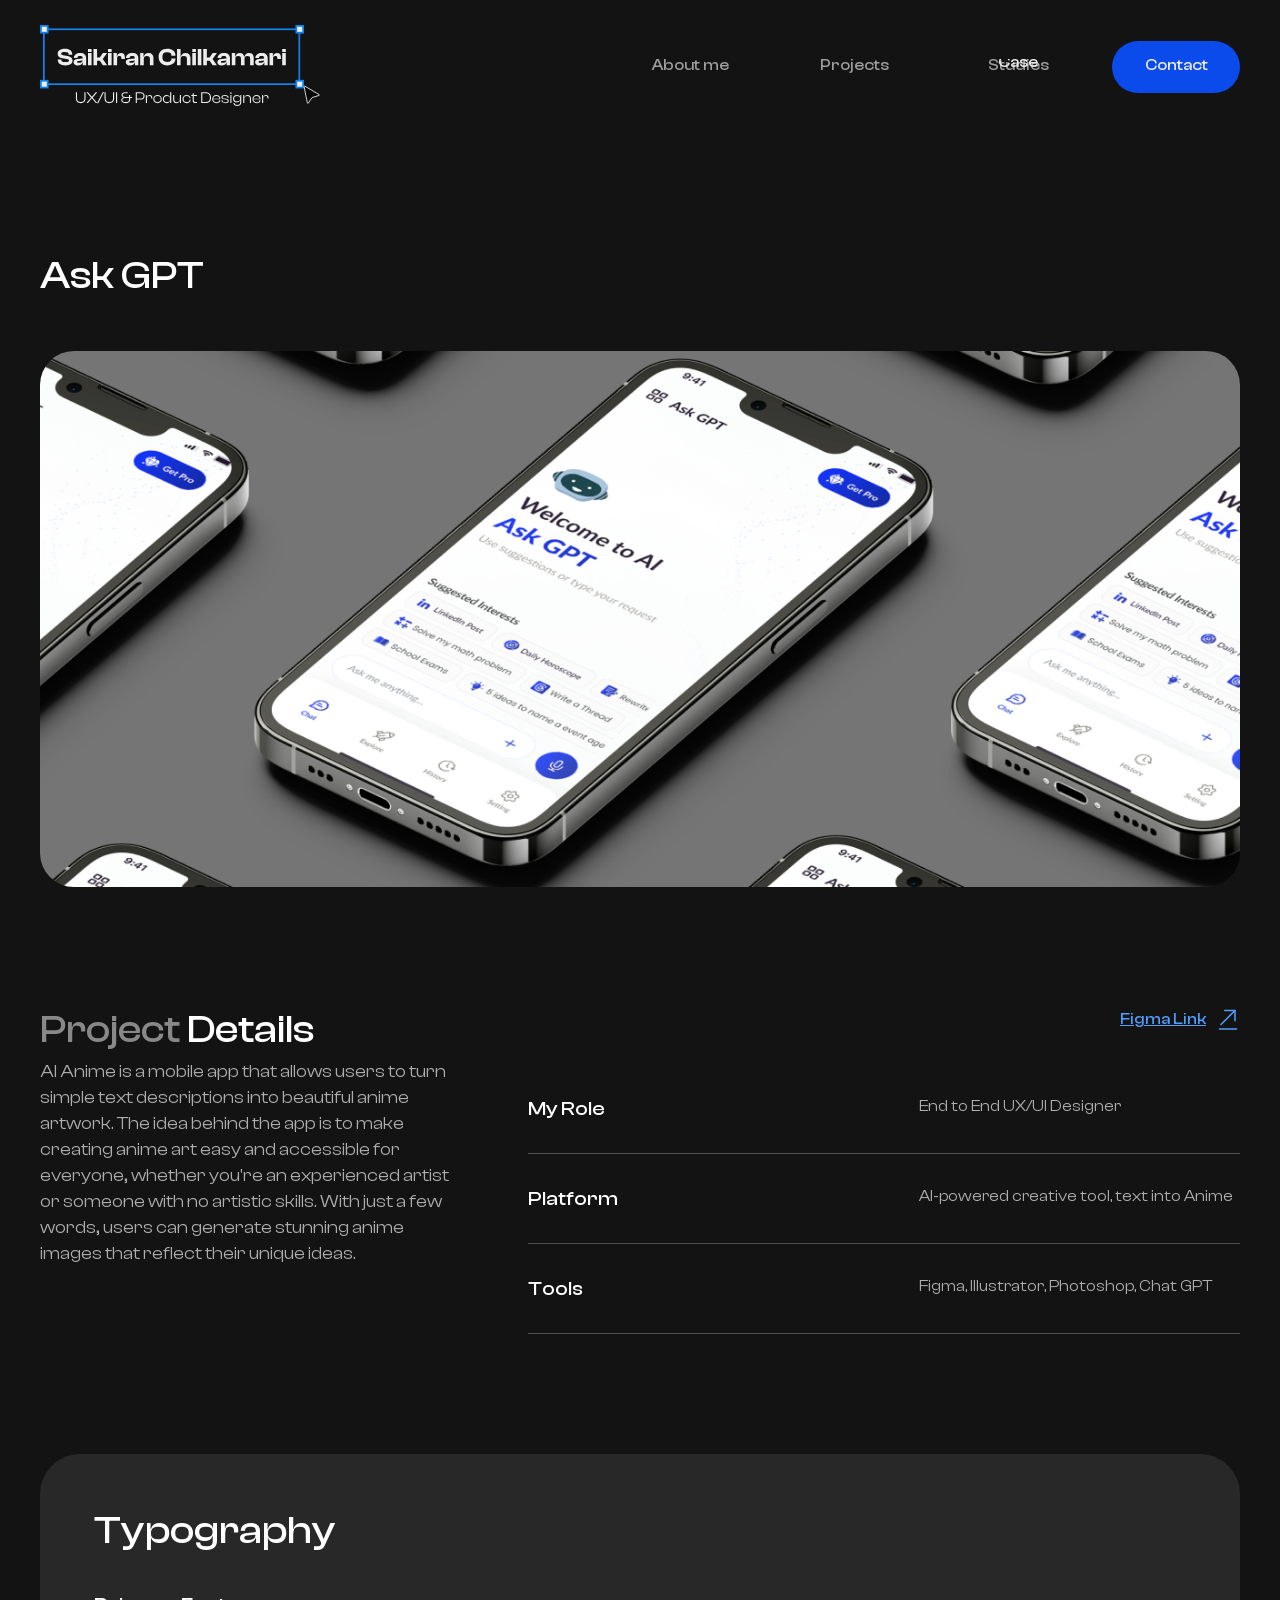
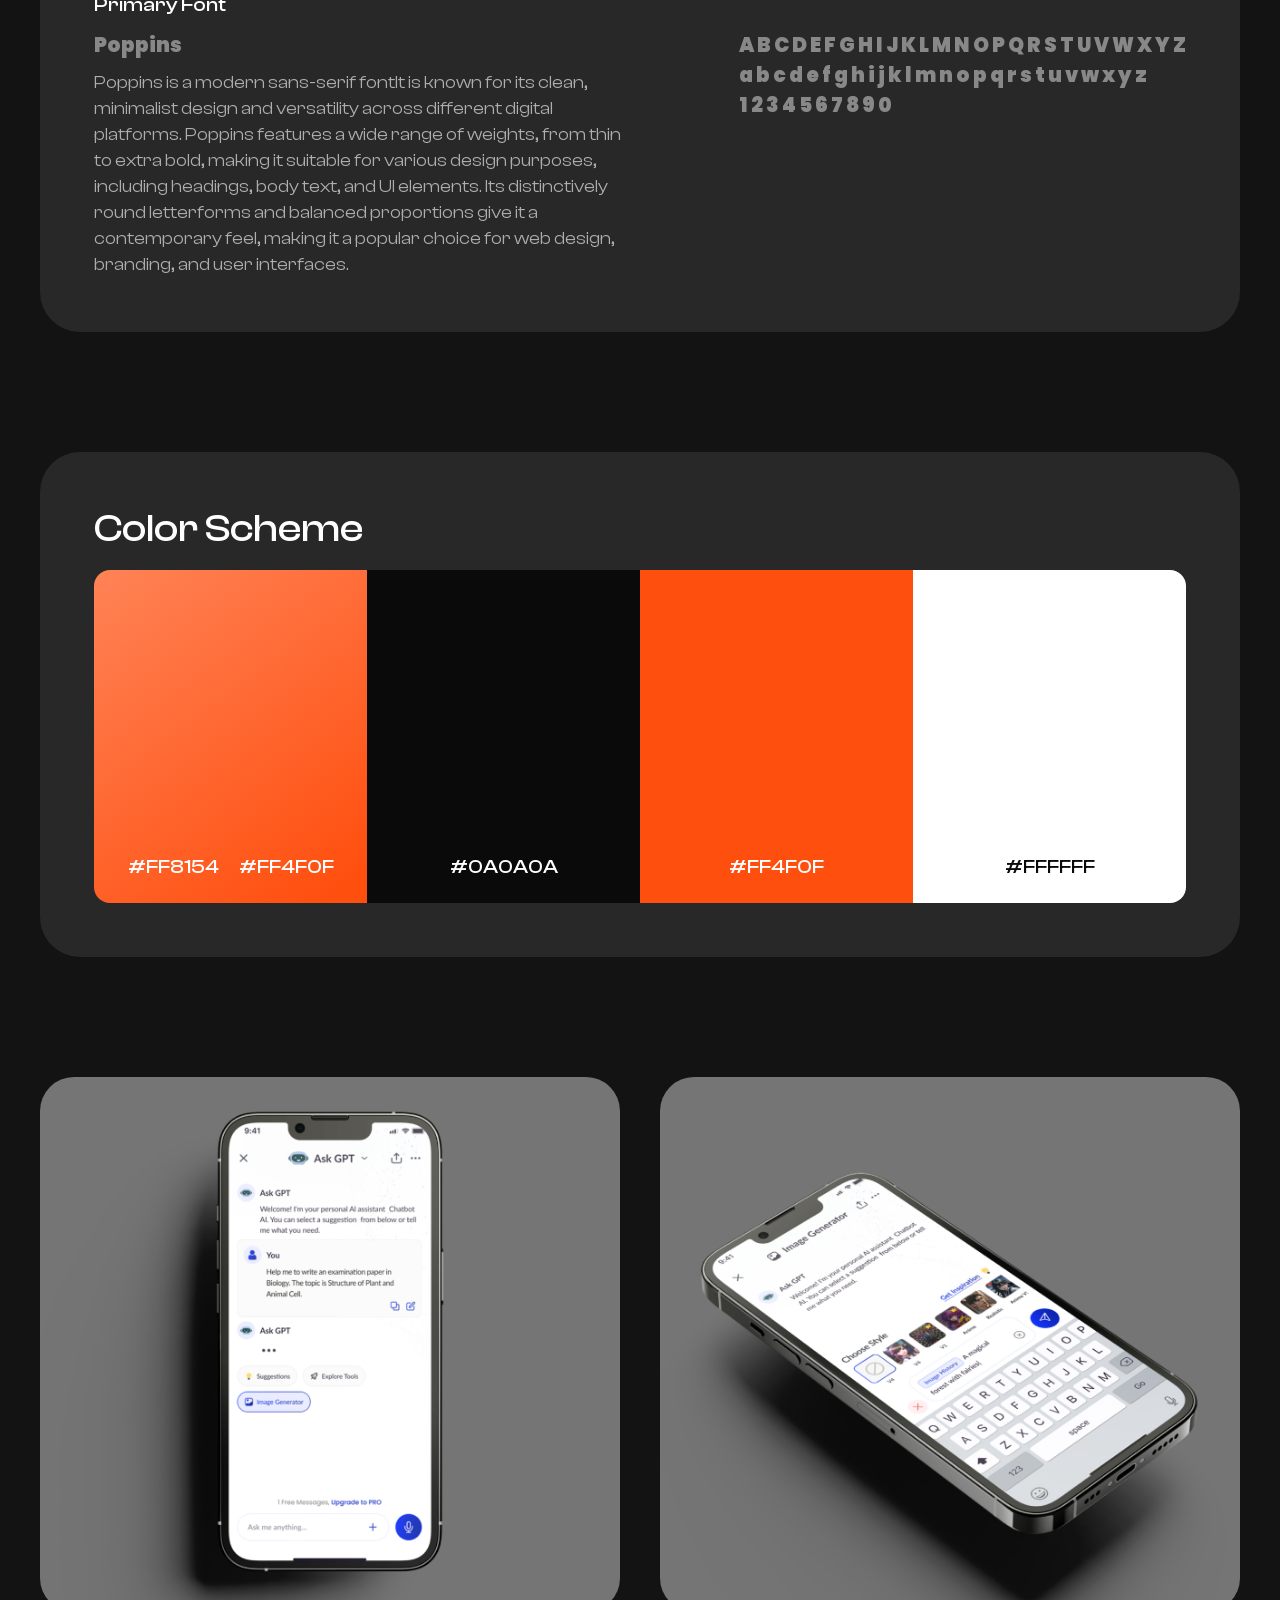
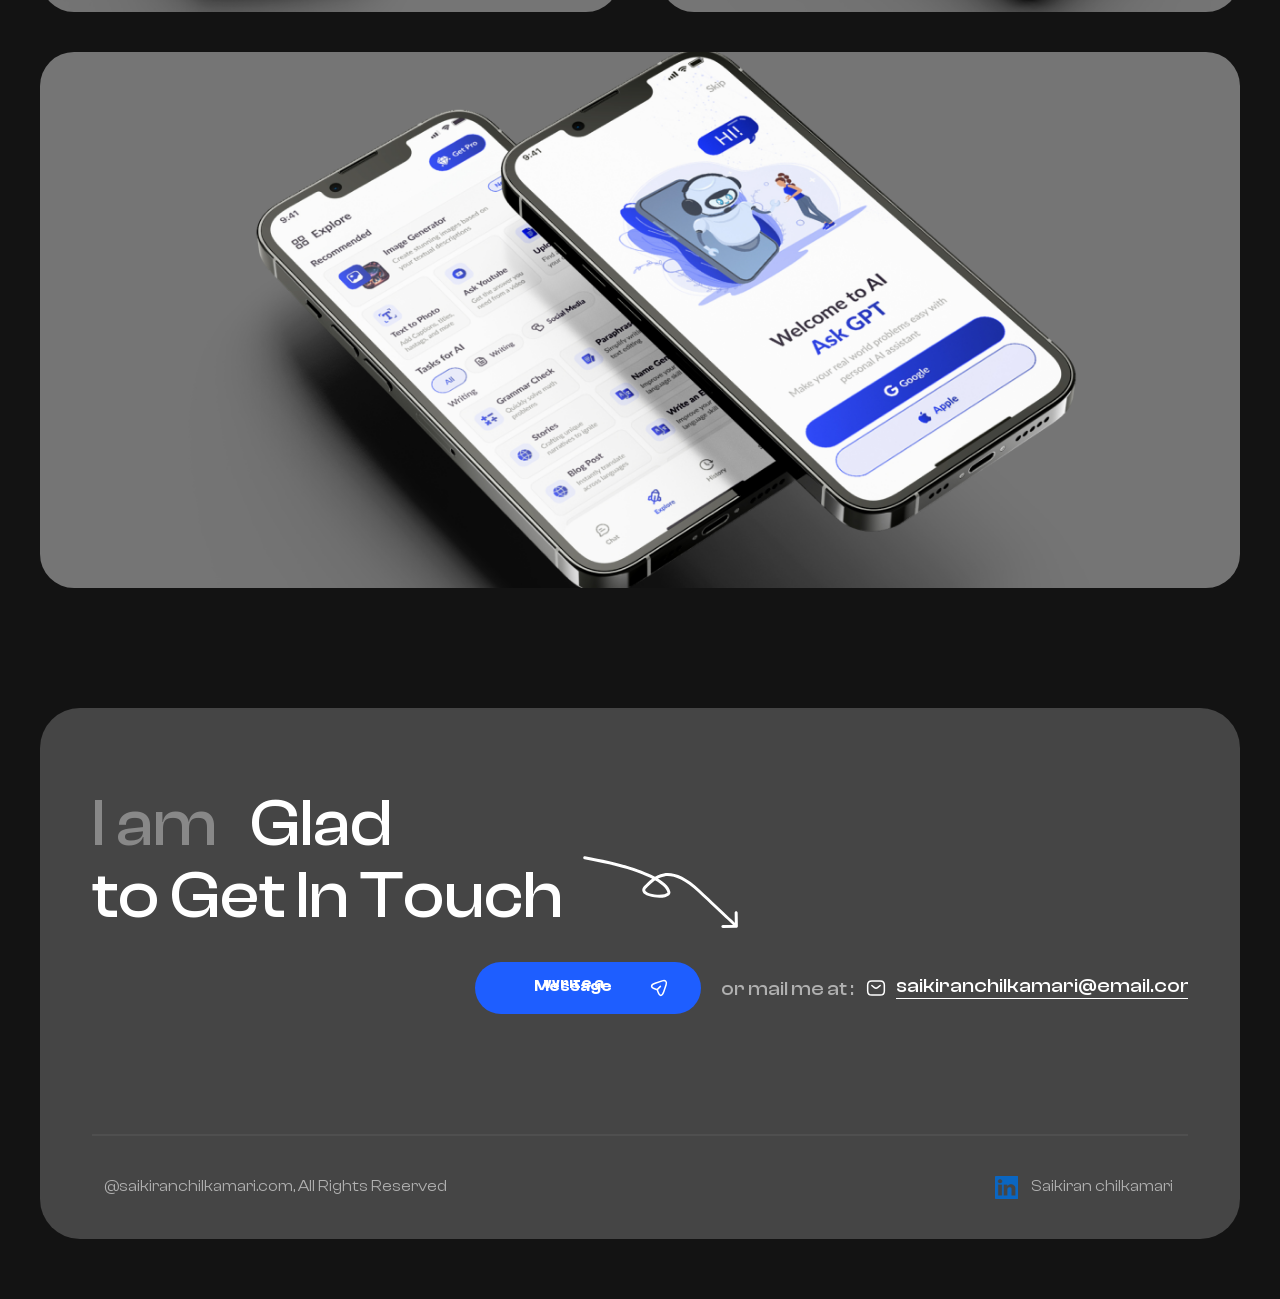
<file: project6.html>
<!DOCTYPE html>
<html lang="en">
  <head>
    <meta charset="UTF-8" />
    <meta name="viewport" content="width=device-width, initial-scale=1.0" />
    <title>Document</title>
    <link rel="stylesheet" href="./projects.css" />
    <link rel="stylesheet" href="./global.css">
    <link rel="stylesheet" href="./fonts.css" />

  </head>
  <body>
    <header class="container scroll">
      <nav class="navbar">
        <div class="logo">
          <a href="index.html"> <img src="./images/Logo.svg" alt="" /> </a>
        </div>
        <div class="nav-list-links" id="nav-list-links">
          <ul class="nav-links">
            <li>
              <a href="./about.html" class="btn">
                <p class="main-btn">
                  <span class="span1-btn">About me</span>
                  <span class="span2-btn">About me</span>
                </p>
              </a>
            </li>
            <li>
              <a href="./project-list.html" class="btn">
                <p class="main-btn">
                  <span class="span1-btn">Projects</span>
                  <span class="span2-btn">Projects</span>
                </p>
              </a>
            </li>
            <li>
              <a href="./index.html#case-study" class="btn">
                <p class="main-btn">
                  <span class="span1-btn">Case Studies</span>
                  <span class="span2-btn">Case Studies</span>
                </p>
              </a>
            </li>
            <li class="nav-cotact">
              <a href="./form.html" class="btn">
                <p class="main-btn">
                  <span class="span1-btn">Contact</span>
                  <span class="span2-btn">Contact</span>
                </p>
              </a>
            </li>
          </ul>
        </div>
 
        <div class="hamburger" id="hamburger">
          <span></span>
          <span></span>
          <span></span>
        </div>
      </nav>
    </header> 
    
    <main>
      <section id="banner-section">
        <div class="container banner-section mt">
          <h2 class="title"> Ask GPT </h2>
          <div class="banner-images-single banner-image mt">
            <div class="first-banner">
              <img src="./images/project6/Free_Iphone_13_Pro_Mockup_5 1 (1).png" alt="" />
            </div>

            <!-- <div class="second-banner">
              <img src="./images/project1/Home (1) 2.png" alt="" />
            </div> -->
          </div>
        </div>
      </section>

      <section id="project-details">
        <div class="container project-details mt">
          <div class="detail-title-text">
            <div>
              <h2 class="title"><span> Project </span> Details</h2>
            </div>

            <div>
              <p class="para">
                AI Anime is a mobile app that allows users to turn simple text
                descriptions into beautiful anime artwork. The idea behind the
                app is to make creating anime art easy and accessible for
                everyone, whether you're an experienced artist or someone with
                no artistic skills. With just a few words, users can generate
                stunning anime images that reflect their unique ideas.
              </p>
            </div>
          </div>
          <div class="detail-lists">
            <div class="figma-link">
              <a href="#" class="btn">
                Figma Link

                <svg
                  xmlns="http://www.w3.org/2000/svg"
                  width="24"
                  height="24"
                  viewBox="0 0 24 24"
                  fill="none"
                >
                  <path
                    d="M20.5 22H3.5"
                    stroke="white"
                    stroke-width="1.5"
                    stroke-miterlimit="10"
                    stroke-linecap="round"
                    stroke-linejoin="round"
                  />
                  <path
                    d="M19 3.5L5 17.5"
                    stroke="white"
                    stroke-width="1.5"
                    stroke-miterlimit="10"
                    stroke-linecap="round"
                    stroke-linejoin="round"
                  />
                  <path
                    d="M19 13.77V3.5H8.73"
                    stroke="white"
                    stroke-width="1.5"
                    stroke-miterlimit="10"
                    stroke-linecap="round"
                    stroke-linejoin="round"
                  />
                </svg>
              </a>
            </div>

            <div class="lists">
              <ul>
                <li>
                  <div class="list-title">My Role</div>
                  <div class="list-text">End to End UX/UI Designer</div>
                </li>

                <li>
                  <div class="list-title">Platform</div>
                  <div class="list-text">
                    AI-powered creative tool, text into Anime
                  </div>
                </li>

                <li>
                  <div class="list-title">Tools</div>
                  <div class="list-text">
                    Figma, Illustrator, Photoshop, Chat GPT
                  </div>
                </li>
              </ul>
            </div>
          </div>
        </div>
      </section>

      <section id="typography-section">
        <div class="container typography-section mt">
          <div class="typography-section-main">
            <h2 class="title">Typography</h2>
            <div class="primary-font">
              <h3 class="font">Primary Font</h3>
              <div class="flex">
                <div class="font-details">
                  <h3 class="font-name Poppins">Poppins</h3>
                  <p class="para">
                    Poppins is a modern sans-serif fontIt is known for its
                    clean, minimalist design and versatility across different
                    digital platforms. Poppins features a wide range of weights,
                    from thin to extra bold, making it suitable for various
                    design purposes, including headings, body text, and UI
                    elements. Its distinctively round letterforms and balanced
                    proportions give it a contemporary feel, making it a popular
                    choice for web design, branding, and user interfaces.
                  </p>
                </div>
                <div class="alphabets Poppins">
                  <h3>A B C D E F G H I J K L M N O P Q R S T U V W X Y Z</h3>
                  <h3 class="lower">
                    A B C D E F G H I J K L M N O P Q R S T U V W X Y Z
                  </h3>
                  <h3>1 2 3 4 5 6 7 8 9 0</h3>
                </div>
              </div>
            </div>
          </div>
        </div>
      </section>

      <section id="color-section">
        <div class="container color-section mt">
          <div class="color-section-main">
            <h2 class="title">Color Scheme</h2>
            <div class="color-boxes project2">
              <div class="box box1">  <span> #FF8154 </span>  <span> #FF4F0F </span> </div>
              <div class="box box2"> #0A0A0A </div>
              <div class="box box3"> #FF4F0F </div>
              <div class="box box4"> #FFFFFF </div>
            </div>
          </div>
        </div>
      </section>

      <section id="galary">
        <div class="container galary mt">
          <div class="left no-padding">
            <div class="galary-box1">
              <img src="./images/project6/Free_Iphone_13_Pro_Mockup_4 1.png" alt="" />
            </div>
          </div>

          <div class="right no-padding">
            <div class="galary-box2">
              <img src="./images/project6/Free_Iphone_13_Pro_Mockup_4 1 (1).png" alt="" />
            </div>
            <!-- <div class="galary-box3">
              <img src="./images/project1/Rectangle 39.png" alt="" />
            </div> -->
          </div>
        </div>

        <div class="container galary2">
          <div class="galary-bottom-img no-padding">
            <img src="./images/project6/Free_Iphone_13_Pro_Mockup_2 1.png" alt="" />
          </div>
        </div>
      </section>

      <footer id="footer" class="container mt">
        <div class="footer-main">
          <div class="footer-top">
            <div class="footer-title">
              <h1>
                I am
                <span>
                  &nbsp; Glad <br />
                  to Get In Touch
                </span>
              </h1>
              <div class="photo">
                <svg
                  xmlns="http://www.w3.org/2000/svg"
                  width="155"
                  height="72"
                  viewBox="0 0 155 72"
                  fill="none"
                >
                  <path
                    d="M1.99549 0.187068C1.18057 0.0380399 0.399146 0.577845 0.250118 1.39276C0.101089 2.20767 0.640895 2.9891 1.45581 3.13813L1.99549 0.187068ZM116.296 35.2748L117.321 34.1796L116.296 35.2748ZM153.403 71.6669C154.231 71.6532 154.891 70.9707 154.878 70.1424L154.655 56.6442C154.641 55.8159 153.958 55.1555 153.13 55.1692C152.302 55.1829 151.641 55.8654 151.655 56.6937L151.853 68.6921L139.855 68.8903C139.027 68.904 138.366 69.5866 138.38 70.4149C138.394 71.2432 139.076 71.9036 139.904 71.8899L153.403 71.6669ZM1.45581 3.13813C33.9957 9.08892 54.3356 15.5964 66.7673 21.5577C79.287 27.5611 83.4652 32.8544 84.3516 36.1664L87.2496 35.3908C86.0041 30.7369 80.7478 24.9345 68.0644 18.8526C55.2931 12.7285 34.6614 6.16091 1.99549 0.187068L1.45581 3.13813ZM84.3516 36.1664C84.4184 36.4158 84.3978 36.5704 84.364 36.674C84.3275 36.7856 84.2417 36.9388 84.0345 37.1249C83.5863 37.5272 82.7337 37.9351 81.4308 38.2385C78.864 38.8364 75.2168 38.8789 71.6978 38.3898C68.1371 37.8949 65.0256 36.8993 63.3752 35.6532C62.5649 35.0414 62.3096 34.5264 62.2735 34.1598C62.2394 33.8143 62.3594 33.1775 63.2969 32.2128L61.1455 30.122C59.8703 31.4342 59.1344 32.8981 59.288 34.4544C59.4395 35.9897 60.4156 37.1777 61.5675 38.0474C63.8416 39.7644 67.5779 40.846 71.2848 41.3612C75.0335 41.8822 79.074 41.8678 82.1113 41.1603C83.6106 40.8112 85.0392 40.2544 86.0385 39.3573C86.555 38.8937 86.9845 38.3135 87.2158 37.6053C87.4497 36.889 87.4493 36.1371 87.2496 35.3908L84.3516 36.1664ZM63.2969 32.2128C67.7938 27.5856 73.2357 21.7749 81.2118 20.4124C89.0792 19.0684 99.9294 22.0138 115.272 36.3701L117.321 34.1796C101.68 19.5437 89.9184 15.8816 80.7066 17.4552C71.6036 19.0102 65.4994 25.6419 61.1455 30.122L63.2969 32.2128ZM115.272 36.3701C140.061 59.5664 150.313 69.289 152.335 71.2452L154.421 69.0891C152.377 67.1119 142.105 57.3708 117.321 34.1796L115.272 36.3701Z"
                    fill="white"
                  />
                </svg>
              </div>
            </div>
            <div class="btn-with-mail-photo">
              <div class="btn-text">
                <a href="#" class="btn footer-btn">
                  <p class="main-btn">
                    <span class="span1-btn">Write a Message</span>
                    <span class="span2-btn">Write a Message</span>
                  </p>
                  <img src="./images/Arrow.svg" alt="" />
                </a>

                <div class="mail-div">
                  <span class="span"
                    >or mail me at : &nbsp;
 
                    &nbsp;
                  </span>

                  <a href="#" class="btn footer-mail">
                    <svg
                    xmlns="http://www.w3.org/2000/svg"
                    width="20"
                    height="20"
                    viewBox="0 0 20 20"
                    fill="none"
                  >
                    <path
                      d="M14.1667 17.0832H5.83335C3.33335 17.0832 1.66669 15.8332 1.66669 12.9165V7.08317C1.66669 4.1665 3.33335 2.9165 5.83335 2.9165H14.1667C16.6667 2.9165 18.3334 4.1665 18.3334 7.08317V12.9165C18.3334 15.8332 16.6667 17.0832 14.1667 17.0832Z"
                      stroke="white"
                      stroke-width="1.5"
                      stroke-miterlimit="10"
                      stroke-linecap="round"
                      stroke-linejoin="round"
                    />
                    <path
                      d="M14.1666 7.5L11.5583 9.58333C10.7 10.2667 9.29164 10.2667 8.43331 9.58333L5.83331 7.5"
                      stroke="white"
                      stroke-width="1.5"
                      stroke-miterlimit="10"
                      stroke-linecap="round"
                      stroke-linejoin="round"
                    />
                  </svg>
                    <p class="main-btn">
                      <span class="span1-btn"
                        >saikiranchilkamari@email.com
                      </span>
                      <span class="span2-btn"
                        >saikiranchilkamari@email.com
                      </span>
                    </p>
                  </a>
                </div>
              </div>
            </div>
          </div>

          <div class="copy-rights">
            <p>@saikiranchilkamari.com, All Rights Reserved</p>

            <a href="#" class="btn linkedin">
              <img
                src="./images/project1/LinkedIn-Blue-72-Γö¼┬½@2x 1 (1).svg"
                alt=""
              />
              <p class="main-btn">
                <span class="span1-btn">Saikiran chilkamari </span>
                <span class="span2-btn">Saikiran chilkamari</span>
              </p>
            </a>
          </div>
        </div>
      </footer>
    </main>
    <script src="./script.js"></script>

  </body>

</html>
</file>
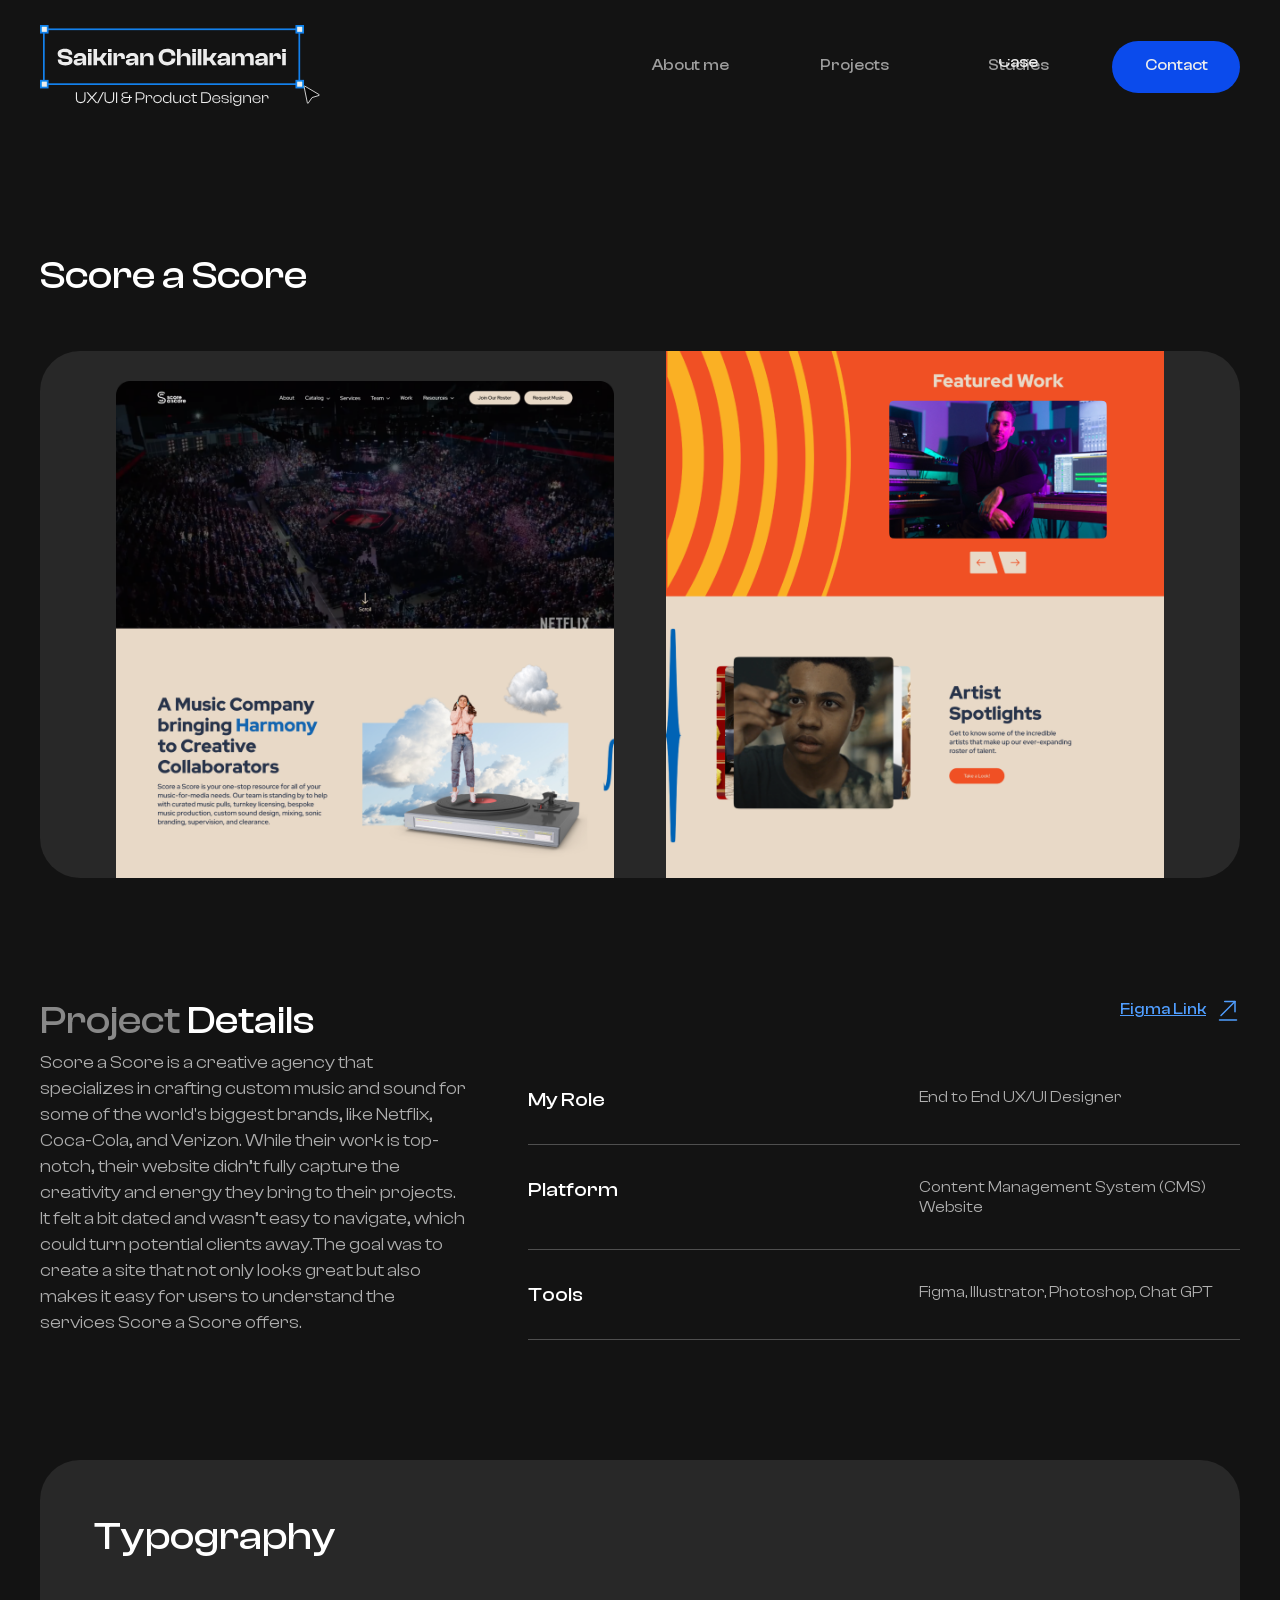
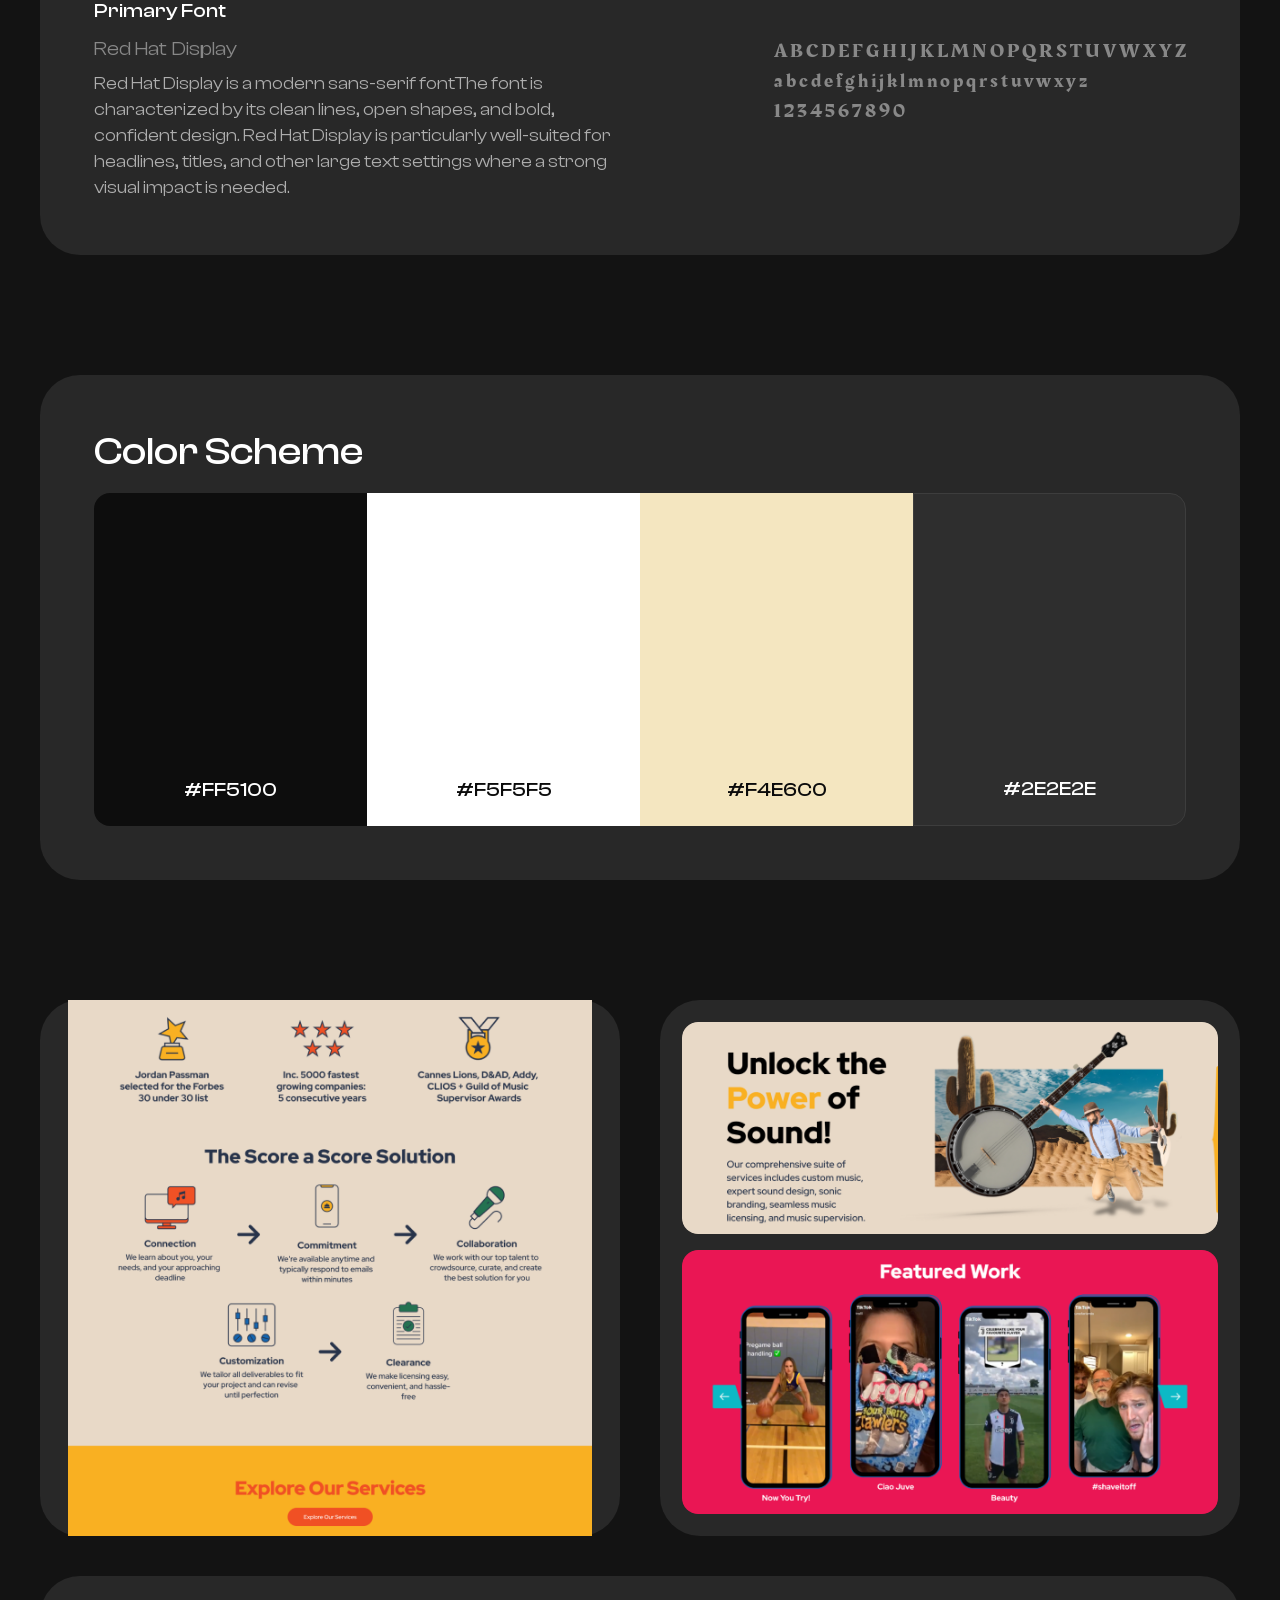
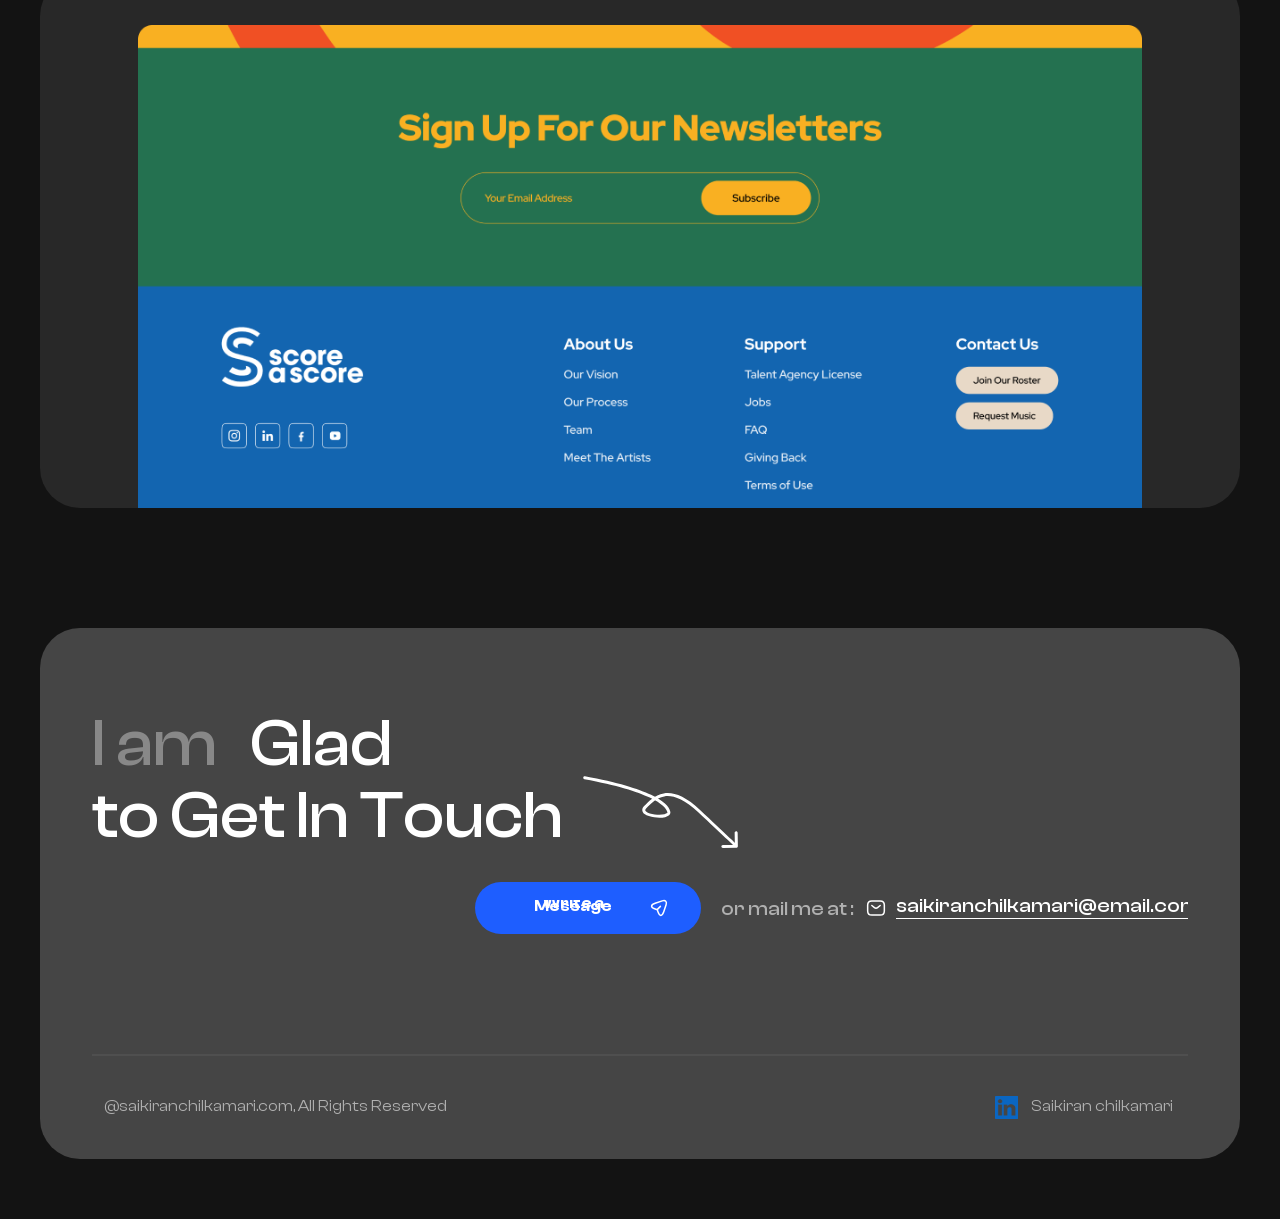
<file: project7.html>
<!DOCTYPE html>
<html lang="en">
  <head>
    <meta charset="UTF-8" />
    <meta name="viewport" content="width=device-width, initial-scale=1.0" />
    <title>Document</title>
    <link rel="stylesheet" href="./projects.css" />
    <link rel="stylesheet" href="./fonts.css" />
    <link rel="stylesheet" href="./global.css" />

  </head>
  <body>
    <header class="container scroll">
      <nav class="navbar">
        <div class="logo">
          <a href="index.html"> <img src="./images/Logo.svg" alt="" /> </a>
        </div>
        <div class="nav-list-links" id="nav-list-links">
          <ul class="nav-links">
            <li>
              <a href="./about.html" class="btn">
                <p class="main-btn">
                  <span class="span1-btn">About me</span>
                  <span class="span2-btn">About me</span>
                </p>
              </a>
            </li>
            <li>
              <a href="./project-list.html" class="btn">
                <p class="main-btn">
                  <span class="span1-btn">Projects</span>
                  <span class="span2-btn">Projects</span>
                </p>
              </a>
            </li>
            <li>
              <a href="./index.html#case-study" class="btn">
                <p class="main-btn">
                  <span class="span1-btn">Case Studies</span>
                  <span class="span2-btn">Case Studies</span>
                </p>
              </a>
            </li>
            <li class="nav-cotact">
              <a href="./form.html" class="btn">
                <p class="main-btn">
                  <span class="span1-btn">Contact</span>
                  <span class="span2-btn">Contact</span>
                </p>
              </a>
            </li>
          </ul>
        </div>
 
        <div class="hamburger" id="hamburger">
          <span></span>
          <span></span>
          <span></span>
        </div>
      </nav>
    </header> 
    
    <main>
      <section id="banner-section">
        <div class="container banner-section mt">
          <h2 class="title">Score a Score</h2>
          <div class="banner-images-multy banner-image banner-background mt">
            <div class="first-banner">
              <img src="./images/project7/Home Page_1.png" alt="" />
            </div>

            <div class="second-banner">
              <img src="./images/project7/Home Page_2.png" alt="" />
            </div>
          </div>
        </div>
      </section>

      <section id="project-details">
        <div class="container project-details mt">
          <div class="detail-title-text">
            <div>
              <h2 class="title"><span> Project </span> Details</h2>
            </div>

            <div>
              <p class="para">
                Score a Score is a creative agency that specializes in crafting
                custom music and sound for some of the world's biggest brands,
                like Netflix, Coca-Cola, and Verizon. While their work is
                top-notch, their website didn’t fully capture the creativity and
                energy they bring to their projects. It felt a bit dated and
                wasn’t easy to navigate, which could turn potential clients
                away.The goal was to create a site that not only looks great but
                also makes it easy for users to understand the services Score a
                Score offers.
              </p>
            </div>
          </div>
          <div class="detail-lists">
            <div class="figma-link">
              <a href="#" class="btn">
                Figma Link

                <svg
                  xmlns="http://www.w3.org/2000/svg"
                  width="24"
                  height="24"
                  viewBox="0 0 24 24"
                  fill="none"
                >
                  <path
                    d="M20.5 22H3.5"
                    stroke="white"
                    stroke-width="1.5"
                    stroke-miterlimit="10"
                    stroke-linecap="round"
                    stroke-linejoin="round"
                  />
                  <path
                    d="M19 3.5L5 17.5"
                    stroke="white"
                    stroke-width="1.5"
                    stroke-miterlimit="10"
                    stroke-linecap="round"
                    stroke-linejoin="round"
                  />
                  <path
                    d="M19 13.77V3.5H8.73"
                    stroke="white"
                    stroke-width="1.5"
                    stroke-miterlimit="10"
                    stroke-linecap="round"
                    stroke-linejoin="round"
                  />
                </svg>
              </a>
            </div>

            <div class="lists">
              <ul>
                <li>
                  <div class="list-title">My Role</div>
                  <div class="list-text">End to End UX/UI Designer</div>
                </li>

                <li>
                  <div class="list-title">Platform</div>
                  <div class="list-text">
                    Content Management System (CMS) Website
                  </div>
                </li>

                <li>
                  <div class="list-title">Tools</div>
                  <div class="list-text">
                    Figma, Illustrator, Photoshop, Chat GPT
                  </div>
                </li>
              </ul>
            </div>
          </div>
        </div>
      </section>

      <section id="typography-section">
        <div class="container typography-section mt">
          <div class="typography-section-main">
            <h2 class="title">Typography</h2>
            <div class="primary-font">
              <h3 class="font">Primary Font</h3>
              <div class="flex">
                <div class="font-details">
                  <h3 class="font-name Rakkas">Red Hat Display</h3>
                  <p class="para">
                    Red Hat Display is a modern sans-serif fontThe font is
                    characterized by its clean lines, open shapes, and bold,
                    confident design. Red Hat Display is particularly
                    well-suited for headlines, titles, and other large text
                    settings where a strong visual impact is needed.
                  </p>
                </div>
                <div class="alphabets">
                  <h3>A B C D E F G H I J K L M N O P Q R S T U V W X Y Z</h3>
                  <h3 class="lower">
                    A B C D E F G H I J K L M N O P Q R S T U V W X Y Z
                  </h3>
                  <h3>1 2 3 4 5 6 7 8 9 0</h3>
                </div>
              </div>
            </div>

          
          </div>
        </div>
      </section>

      <section id="color-section">
        <div class="container color-section mt">
          <div class="color-section-main">
            <h2 class="title">Color Scheme</h2>
            <div class="color-boxes project7">
              <div class="box box1">#FF5100</div>
              <div class="box box2">#F5F5F5</div>
              <div class="box box3">#F4E6C0</div>
              <div class="box box4">#2E2E2E</div>
            </div>
          </div>
        </div>
      </section>

      <section id="galary">
        <div class="container galary mt">
          <div class="left">
            <div class="galary-box1">
              <img src="./images/project7/About Us 1.png" alt="" />
            </div>
          </div>

          <div class="right">
            <div class="galary-box2">
              <img src="./images/project7/Rectangle 38 (3).png" alt="" />
            </div>
            <div class="galary-box3">
              <img src="./images/project7/Rectangle 39 (3).png" alt="" />
            </div>
          </div>
        </div>

        <div class="container galary2">
          <div class="galary-bottom-img">
            <img src="./images/project7/Menu (6).png" alt="" />
          </div>
        </div>
      </section>

      <footer id="footer" class="container mt">
        <div class="footer-main">
          <div class="footer-top">
            <div class="footer-title">
              <h1>
                I am
                <span>
                  &nbsp; Glad <br />
                  to Get In Touch
                </span>
              </h1>
              <div class="photo">
                <svg
                  xmlns="http://www.w3.org/2000/svg"
                  width="155"
                  height="72"
                  viewBox="0 0 155 72"
                  fill="none"
                >
                  <path
                    d="M1.99549 0.187068C1.18057 0.0380399 0.399146 0.577845 0.250118 1.39276C0.101089 2.20767 0.640895 2.9891 1.45581 3.13813L1.99549 0.187068ZM116.296 35.2748L117.321 34.1796L116.296 35.2748ZM153.403 71.6669C154.231 71.6532 154.891 70.9707 154.878 70.1424L154.655 56.6442C154.641 55.8159 153.958 55.1555 153.13 55.1692C152.302 55.1829 151.641 55.8654 151.655 56.6937L151.853 68.6921L139.855 68.8903C139.027 68.904 138.366 69.5866 138.38 70.4149C138.394 71.2432 139.076 71.9036 139.904 71.8899L153.403 71.6669ZM1.45581 3.13813C33.9957 9.08892 54.3356 15.5964 66.7673 21.5577C79.287 27.5611 83.4652 32.8544 84.3516 36.1664L87.2496 35.3908C86.0041 30.7369 80.7478 24.9345 68.0644 18.8526C55.2931 12.7285 34.6614 6.16091 1.99549 0.187068L1.45581 3.13813ZM84.3516 36.1664C84.4184 36.4158 84.3978 36.5704 84.364 36.674C84.3275 36.7856 84.2417 36.9388 84.0345 37.1249C83.5863 37.5272 82.7337 37.9351 81.4308 38.2385C78.864 38.8364 75.2168 38.8789 71.6978 38.3898C68.1371 37.8949 65.0256 36.8993 63.3752 35.6532C62.5649 35.0414 62.3096 34.5264 62.2735 34.1598C62.2394 33.8143 62.3594 33.1775 63.2969 32.2128L61.1455 30.122C59.8703 31.4342 59.1344 32.8981 59.288 34.4544C59.4395 35.9897 60.4156 37.1777 61.5675 38.0474C63.8416 39.7644 67.5779 40.846 71.2848 41.3612C75.0335 41.8822 79.074 41.8678 82.1113 41.1603C83.6106 40.8112 85.0392 40.2544 86.0385 39.3573C86.555 38.8937 86.9845 38.3135 87.2158 37.6053C87.4497 36.889 87.4493 36.1371 87.2496 35.3908L84.3516 36.1664ZM63.2969 32.2128C67.7938 27.5856 73.2357 21.7749 81.2118 20.4124C89.0792 19.0684 99.9294 22.0138 115.272 36.3701L117.321 34.1796C101.68 19.5437 89.9184 15.8816 80.7066 17.4552C71.6036 19.0102 65.4994 25.6419 61.1455 30.122L63.2969 32.2128ZM115.272 36.3701C140.061 59.5664 150.313 69.289 152.335 71.2452L154.421 69.0891C152.377 67.1119 142.105 57.3708 117.321 34.1796L115.272 36.3701Z"
                    fill="white"
                  />
                </svg>
              </div>
            </div>
            <div class="btn-with-mail-photo">
              <div class="btn-text">
                <a href="#" class="btn footer-btn">
                  <p class="main-btn">
                    <span class="span1-btn">Write a Message</span>
                    <span class="span2-btn">Write a Message</span>
                  </p>
                  <img src="./images/Arrow.svg" alt="" />
                </a>

                <div class="mail-div">
                  <span class="span"
                    >or mail me at : &nbsp;
 
                    &nbsp;
                  </span>

                  <a href="#" class="btn footer-mail">
                    <svg
                    xmlns="http://www.w3.org/2000/svg"
                    width="20"
                    height="20"
                    viewBox="0 0 20 20"
                    fill="none"
                  >
                    <path
                      d="M14.1667 17.0832H5.83335C3.33335 17.0832 1.66669 15.8332 1.66669 12.9165V7.08317C1.66669 4.1665 3.33335 2.9165 5.83335 2.9165H14.1667C16.6667 2.9165 18.3334 4.1665 18.3334 7.08317V12.9165C18.3334 15.8332 16.6667 17.0832 14.1667 17.0832Z"
                      stroke="white"
                      stroke-width="1.5"
                      stroke-miterlimit="10"
                      stroke-linecap="round"
                      stroke-linejoin="round"
                    />
                    <path
                      d="M14.1666 7.5L11.5583 9.58333C10.7 10.2667 9.29164 10.2667 8.43331 9.58333L5.83331 7.5"
                      stroke="white"
                      stroke-width="1.5"
                      stroke-miterlimit="10"
                      stroke-linecap="round"
                      stroke-linejoin="round"
                    />
                  </svg>
                    <p class="main-btn">
                      <span class="span1-btn"
                        >saikiranchilkamari@email.com
                      </span>
                      <span class="span2-btn"
                        >saikiranchilkamari@email.com
                      </span>
                    </p>
                  </a>
                </div>
              </div>
            </div>
          </div>

          <div class="copy-rights">
            <p>@saikiranchilkamari.com, All Rights Reserved</p>

            <a href="#" class="btn linkedin">
              <img
                src="./images/project1/LinkedIn-Blue-72-Γö¼┬½@2x 1 (1).svg"
                alt=""
              />
              <p class="main-btn">
                <span class="span1-btn">Saikiran chilkamari </span>
                <span class="span2-btn">Saikiran chilkamari</span>
              </p>
            </a>
          </div>
        </div>
      </footer>
    </main>
    <script src="./script.js"></script>

  </body>

</html>
</file>
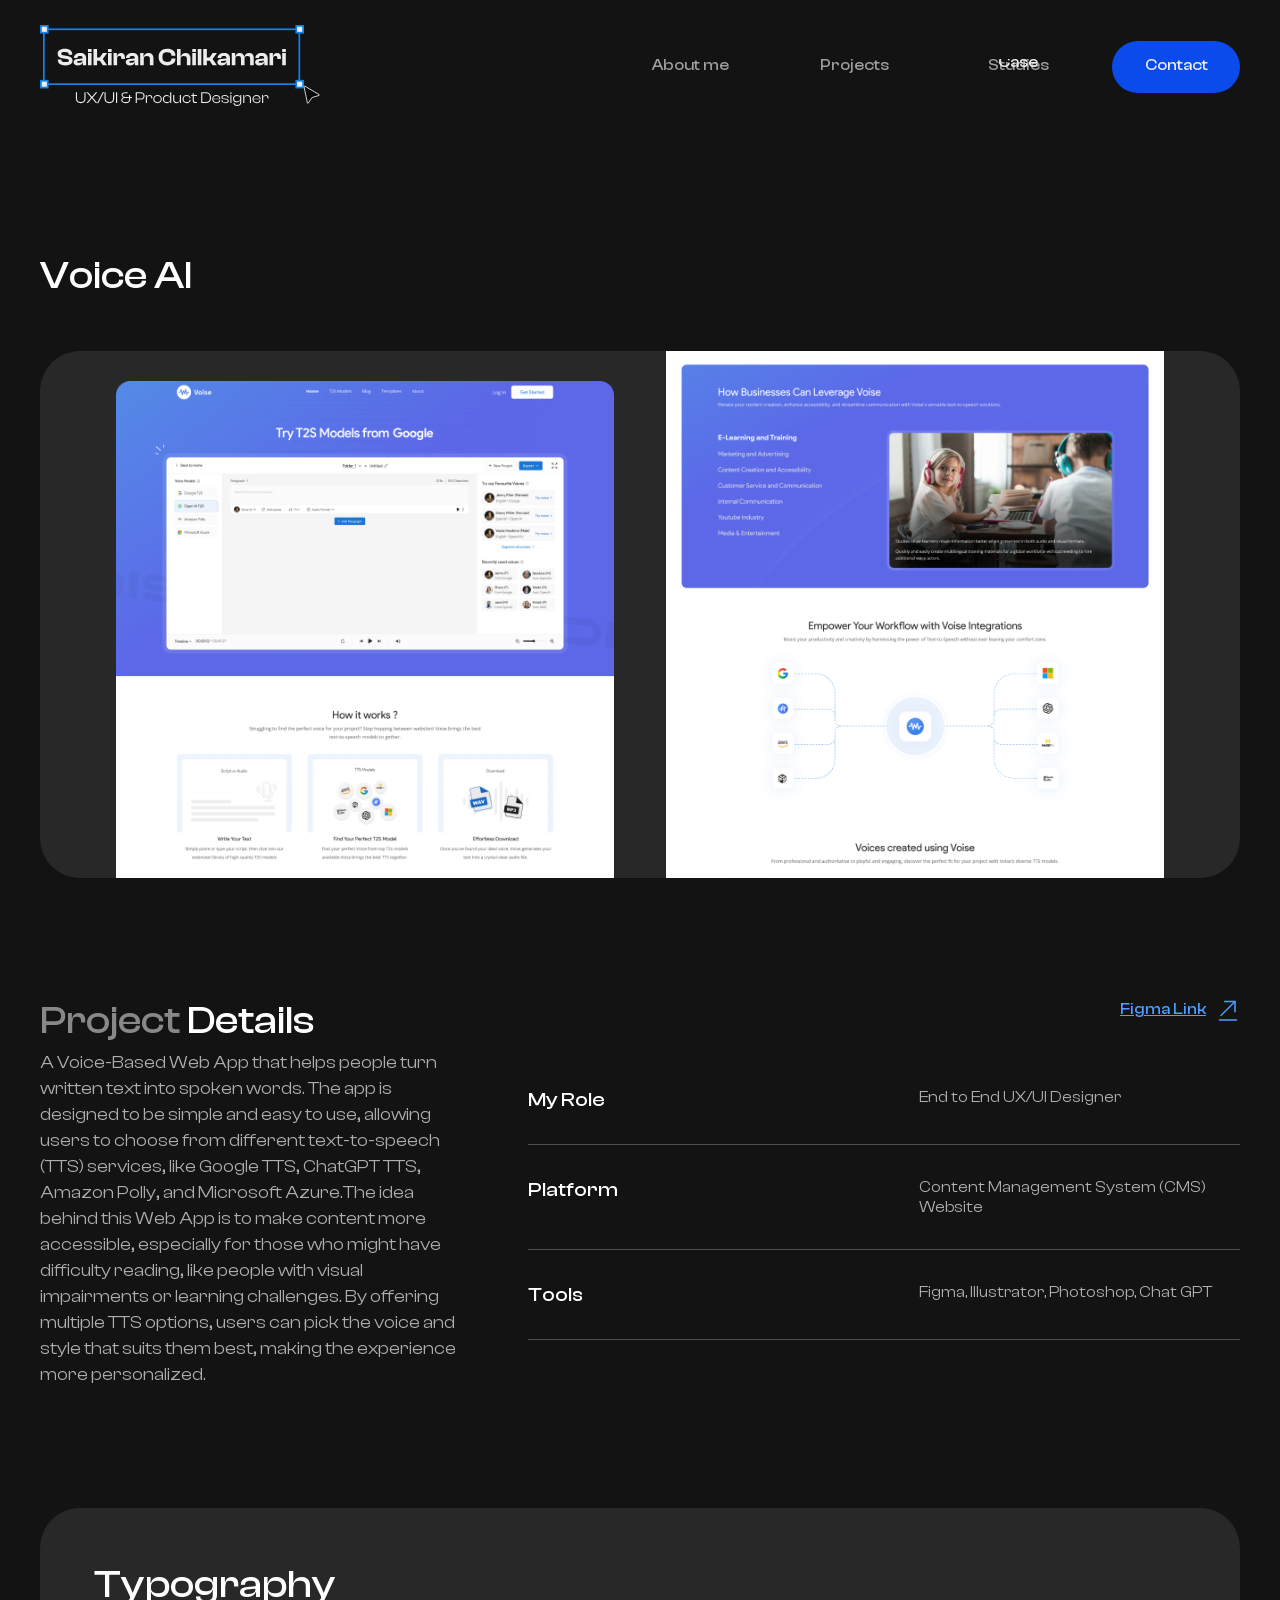
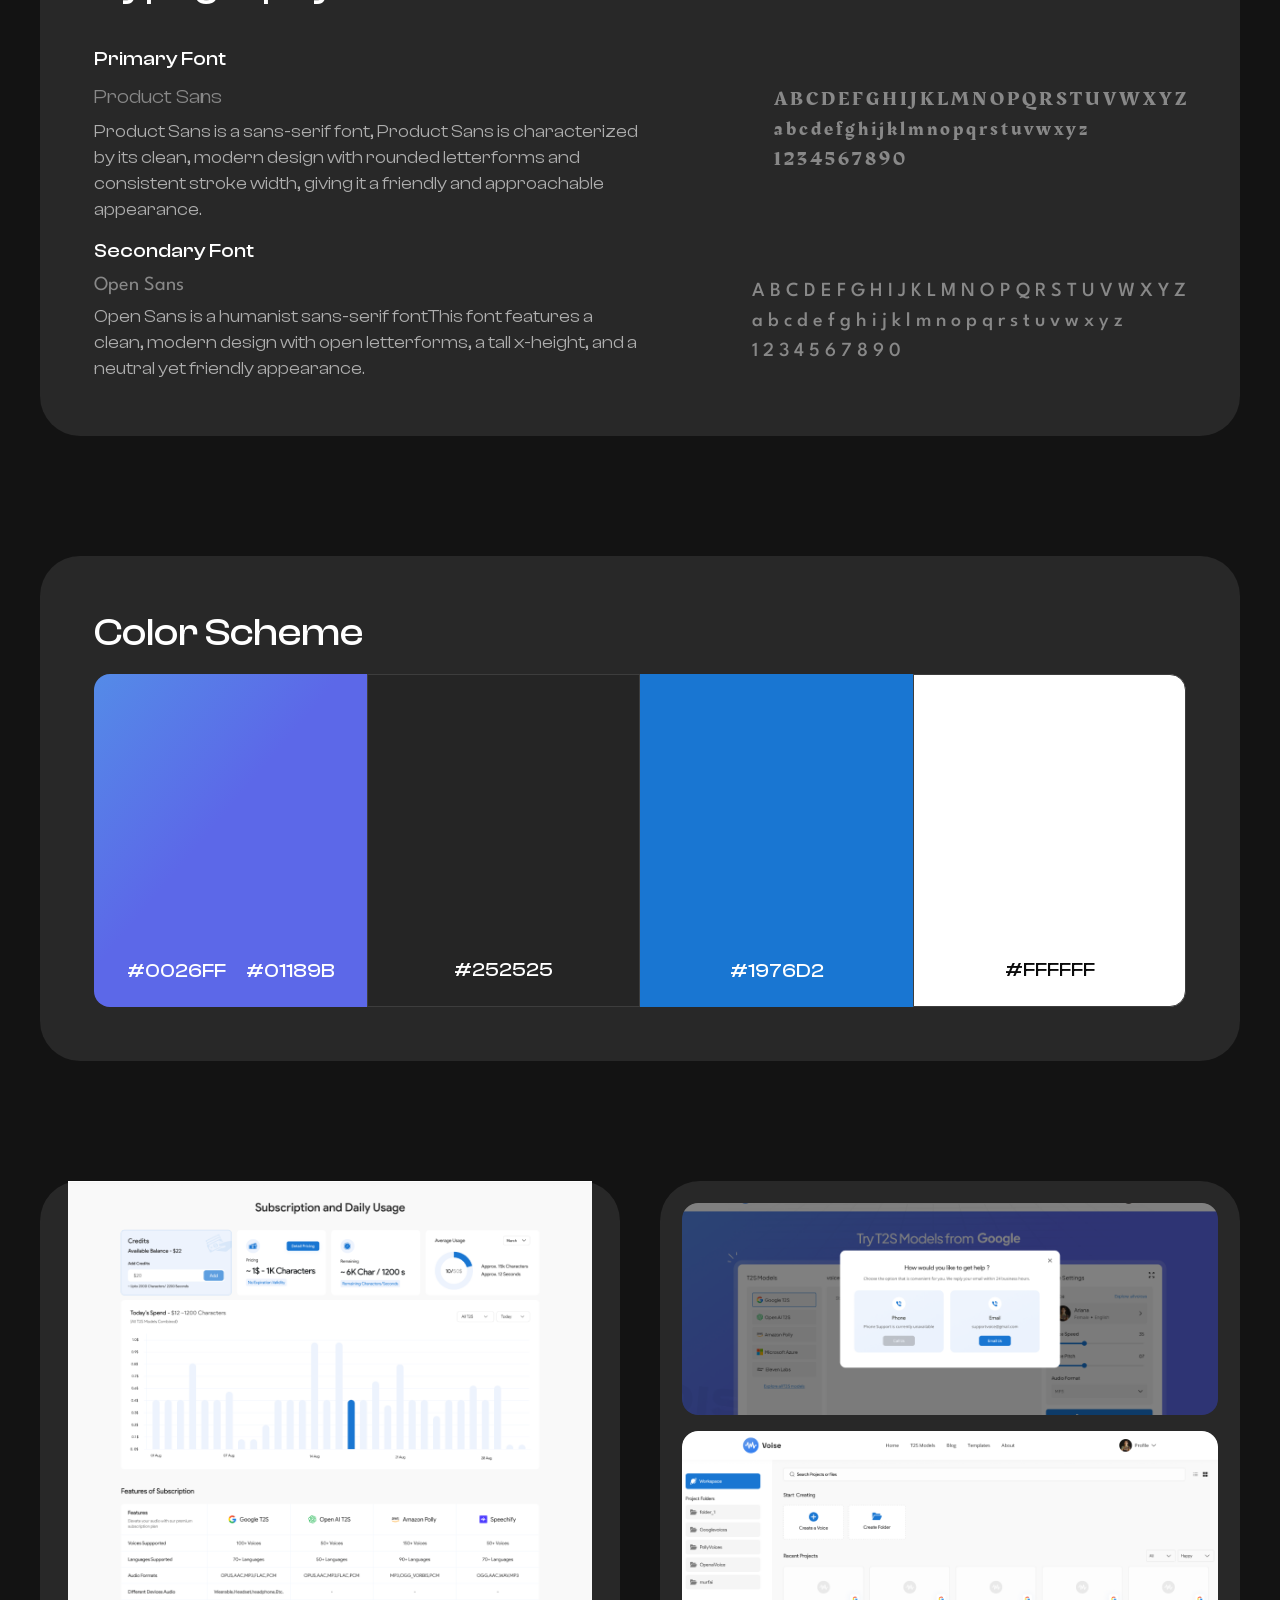
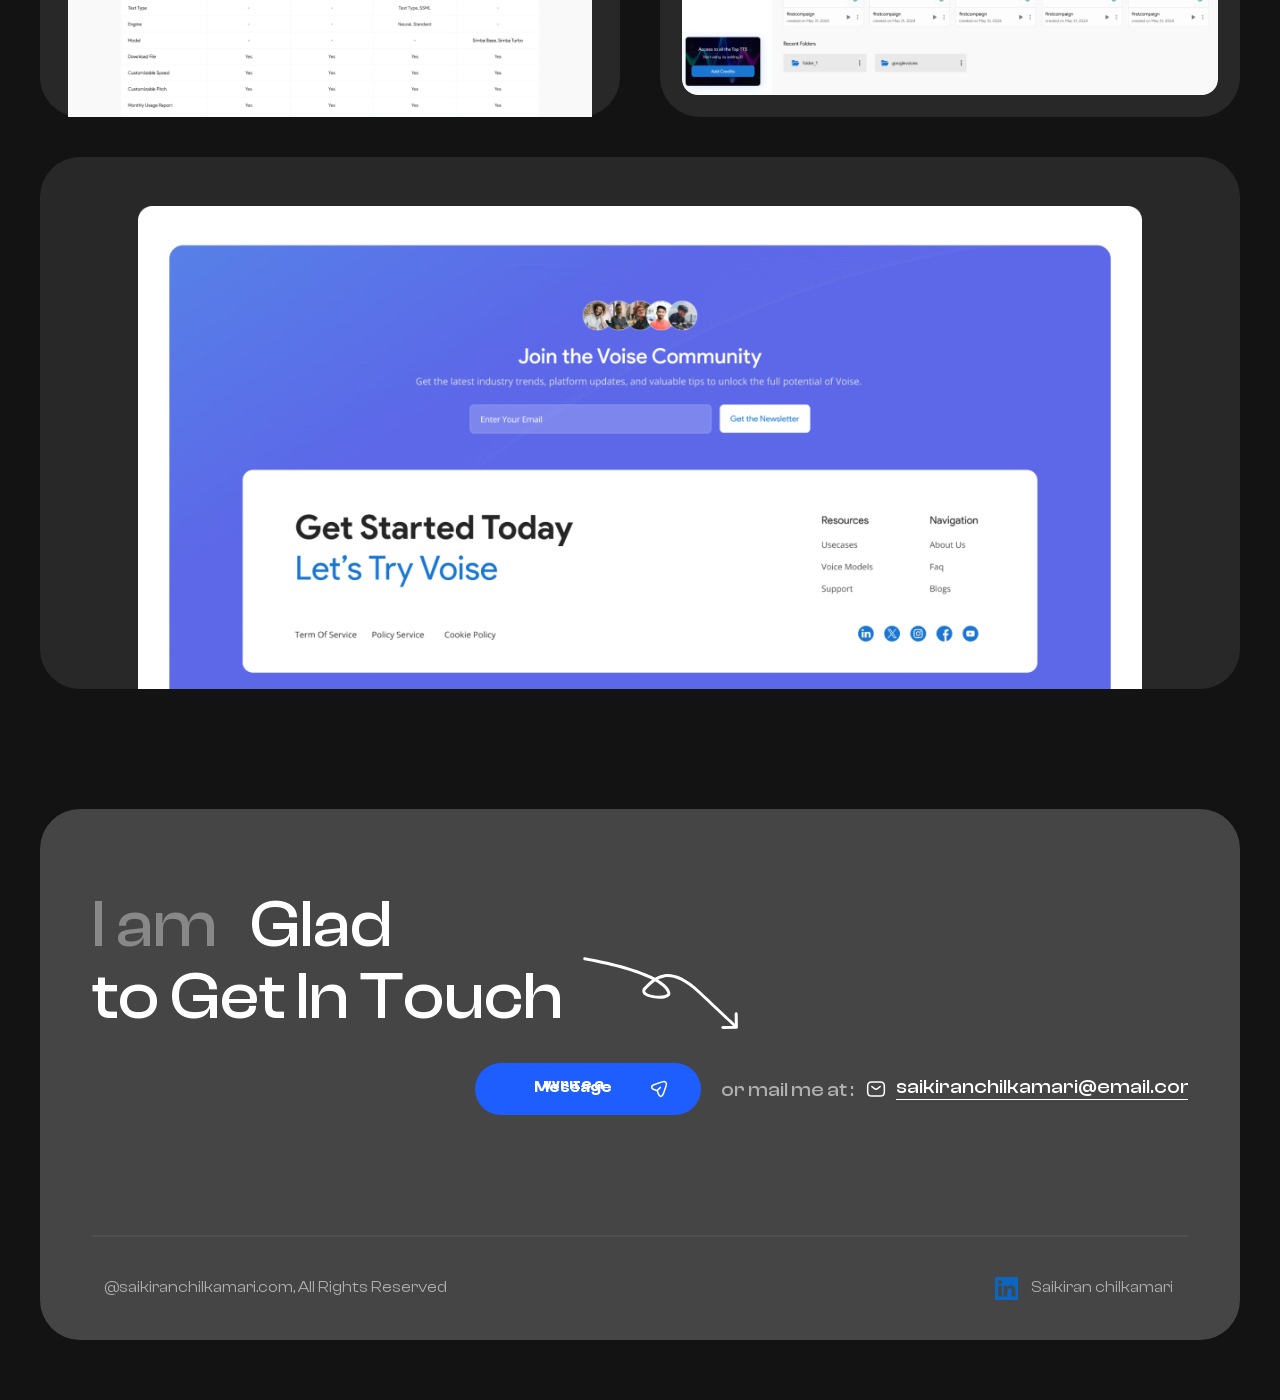
<file: project8.html>
<!DOCTYPE html>
<html lang="en">
  <head>
    <meta charset="UTF-8" />
    <meta name="viewport" content="width=device-width, initial-scale=1.0" />
    <title>Document</title>
    <link rel="stylesheet" href="./projects.css" />
    <link rel="stylesheet" href="./fonts.css" />
    <link rel="stylesheet" href="./global.css" />

  </head>
  <body>
    <header class="container scroll">
      <nav class="navbar">
        <div class="logo">
          <a href="index.html"> <img src="./images/Logo.svg" alt="" /> </a>
        </div>
        <div class="nav-list-links" id="nav-list-links">
          <ul class="nav-links">
            <li>
              <a href="./about.html" class="btn">
                <p class="main-btn">
                  <span class="span1-btn">About me</span>
                  <span class="span2-btn">About me</span>
                </p>
              </a>
            </li>
            <li>
              <a href="./project-list.html" class="btn">
                <p class="main-btn">
                  <span class="span1-btn">Projects</span>
                  <span class="span2-btn">Projects</span>
                </p>
              </a>
            </li>
            <li>
              <a href="./index.html#case-study" class="btn">
                <p class="main-btn">
                  <span class="span1-btn">Case Studies</span>
                  <span class="span2-btn">Case Studies</span>
                </p>
              </a>
            </li>
            <li class="nav-cotact">
              <a href="./form.html" class="btn">
                <p class="main-btn">
                  <span class="span1-btn">Contact</span>
                  <span class="span2-btn">Contact</span>
                </p>
              </a>
            </li>
          </ul>
        </div>
 
        <div class="hamburger" id="hamburger">
          <span></span>
          <span></span>
          <span></span>
        </div>
      </nav>
    </header> 
    
    <main>
      <section id="banner-section">
        <div class="container banner-section mt">
          <h2 class="title">Voice AI</h2>
          <div class="banner-images-multy banner-image banner-background mt">
            <div class="first-banner">
              <img src="./images/project8/Home Page_1 (1).png" alt="" />
            </div>

            <div class="second-banner">
              <img src="./images/project8/Home Page_1 (2).png" alt="" />
            </div>
          </div>
        </div>
      </section>

      <section id="project-details">
        <div class="container project-details mt">
          <div class="detail-title-text">
            <div>
              <h2 class="title"><span> Project </span> Details</h2>
            </div>

            <div>
              <p class="para">
                A Voice-Based Web App that helps people turn written text into
                spoken words. The app is designed to be simple and easy to use,
                allowing users to choose from different text-to-speech (TTS)
                services, like Google TTS, ChatGPT TTS, Amazon Polly, and
                Microsoft Azure.The idea behind this Web App is to make content
                more accessible, especially for those who might have difficulty
                reading, like people with visual impairments or learning
                challenges. By offering multiple TTS options, users can pick the
                voice and style that suits them best, making the experience more
                personalized.
              </p>
            </div>
          </div>
          <div class="detail-lists">
            <div class="figma-link">
              <a href="#" class="btn">
                Figma Link

                <svg
                  xmlns="http://www.w3.org/2000/svg"
                  width="24"
                  height="24"
                  viewBox="0 0 24 24"
                  fill="none"
                >
                  <path
                    d="M20.5 22H3.5"
                    stroke="white"
                    stroke-width="1.5"
                    stroke-miterlimit="10"
                    stroke-linecap="round"
                    stroke-linejoin="round"
                  />
                  <path
                    d="M19 3.5L5 17.5"
                    stroke="white"
                    stroke-width="1.5"
                    stroke-miterlimit="10"
                    stroke-linecap="round"
                    stroke-linejoin="round"
                  />
                  <path
                    d="M19 13.77V3.5H8.73"
                    stroke="white"
                    stroke-width="1.5"
                    stroke-miterlimit="10"
                    stroke-linecap="round"
                    stroke-linejoin="round"
                  />
                </svg>
              </a>
            </div>

            <div class="lists">
              <ul>
                <li>
                  <div class="list-title">My Role</div>
                  <div class="list-text">End to End UX/UI Designer</div>
                </li>

                <li>
                  <div class="list-title">Platform</div>
                  <div class="list-text">
                    Content Management System (CMS) Website
                  </div>
                </li>

                <li>
                  <div class="list-title">Tools</div>
                  <div class="list-text">
                    Figma, Illustrator, Photoshop, Chat GPT
                  </div>
                </li>
              </ul>
            </div>
          </div>
        </div>
      </section>

      <section id="typography-section">
        <div class="container typography-section mt">
          <div class="typography-section-main">
            <h2 class="title">Typography</h2>
            <div class="primary-font">
              <h3 class="font">Primary Font</h3>
              <div class="flex">
                <div class="font-details">
                  <h3 class="font-name Rakkas">Product Sans</h3>
                  <p class="para">
                    Product Sans is a sans-serif font, Product Sans is
                    characterized by its clean, modern design with rounded
                    letterforms and consistent stroke width, giving it a
                    friendly and approachable appearance.
                  </p>
                </div>
                <div class="alphabets">
                  <h3>A B C D E F G H I J K L M N O P Q R S T U V W X Y Z</h3>
                  <h3 class="lower">
                    A B C D E F G H I J K L M N O P Q R S T U V W X Y Z
                  </h3>
                  <h3>1 2 3 4 5 6 7 8 9 0</h3>
                </div>
              </div>
            </div>

            <div class="secondery-font">
              <h3 class="font">Secondary Font</h3>
              <div class="flex">
                <div class="font-details">
                  <h3 class="font-name League">Open Sans</h3>
                  <p class="para">
                    Open Sans is a humanist sans-serif fontThis font features a
                    clean, modern design with open letterforms, a tall x-height,
                    and a neutral yet friendly appearance.
                  </p>
                </div>
                <div class="alphabets">
                  <h3>A B C D E F G H I J K L M N O P Q R S T U V W X Y Z</h3>
                  <h3 class="lower">
                    A B C D E F G H I J K L M N O P Q R S T U V W X Y Z
                  </h3>
                  <h3>1 2 3 4 5 6 7 8 9 0</h3>
                </div>
              </div>
            </div>
          </div>
        </div>
      </section>

      <section id="color-section">
        <div class="container color-section mt">
          <div class="color-section-main">
            <h2 class="title">Color Scheme</h2>
            <div class="color-boxes project8">
              <div class="box box1">  <span> #0026FF </span>  <span> #01189B </span> </div>
              <div class="box box2"> #252525 </div>
              <div class="box box3"> #1976D2 </div>
              <div class="box box4"> #FFFFFF </div>
            </div>
          </div>
        </div>
      </section>

      <section id="galary">
        <div class="container galary mt">
          <div class="left">
            <div class="galary-box1">
              <img src="./images/project8/About Us 1 (1).png" alt="" />
            </div>
          </div>

          <div class="right">
            <div class="galary-box2">
              <img src="./images/project8/Rectangle 38 (4).png" alt="" />
            </div>
            <div class="galary-box3">
              <img src="./images/project8/Rectangle 39 (4).png" alt="" />
            </div>
          </div>
        </div>

        <div class="container galary2">
          <div class="galary-bottom-img">
            <img src="./images/project8/Menu (7).png" alt="" />
          </div>
        </div>
      </section>

      <footer id="footer" class="container mt">
        <div class="footer-main">
          <div class="footer-top">
            <div class="footer-title">
              <h1>
                I am
                <span>
                  &nbsp; Glad <br />
                  to Get In Touch
                </span>
              </h1>
              <div class="photo">
                <svg
                  xmlns="http://www.w3.org/2000/svg"
                  width="155"
                  height="72"
                  viewBox="0 0 155 72"
                  fill="none"
                >
                  <path
                    d="M1.99549 0.187068C1.18057 0.0380399 0.399146 0.577845 0.250118 1.39276C0.101089 2.20767 0.640895 2.9891 1.45581 3.13813L1.99549 0.187068ZM116.296 35.2748L117.321 34.1796L116.296 35.2748ZM153.403 71.6669C154.231 71.6532 154.891 70.9707 154.878 70.1424L154.655 56.6442C154.641 55.8159 153.958 55.1555 153.13 55.1692C152.302 55.1829 151.641 55.8654 151.655 56.6937L151.853 68.6921L139.855 68.8903C139.027 68.904 138.366 69.5866 138.38 70.4149C138.394 71.2432 139.076 71.9036 139.904 71.8899L153.403 71.6669ZM1.45581 3.13813C33.9957 9.08892 54.3356 15.5964 66.7673 21.5577C79.287 27.5611 83.4652 32.8544 84.3516 36.1664L87.2496 35.3908C86.0041 30.7369 80.7478 24.9345 68.0644 18.8526C55.2931 12.7285 34.6614 6.16091 1.99549 0.187068L1.45581 3.13813ZM84.3516 36.1664C84.4184 36.4158 84.3978 36.5704 84.364 36.674C84.3275 36.7856 84.2417 36.9388 84.0345 37.1249C83.5863 37.5272 82.7337 37.9351 81.4308 38.2385C78.864 38.8364 75.2168 38.8789 71.6978 38.3898C68.1371 37.8949 65.0256 36.8993 63.3752 35.6532C62.5649 35.0414 62.3096 34.5264 62.2735 34.1598C62.2394 33.8143 62.3594 33.1775 63.2969 32.2128L61.1455 30.122C59.8703 31.4342 59.1344 32.8981 59.288 34.4544C59.4395 35.9897 60.4156 37.1777 61.5675 38.0474C63.8416 39.7644 67.5779 40.846 71.2848 41.3612C75.0335 41.8822 79.074 41.8678 82.1113 41.1603C83.6106 40.8112 85.0392 40.2544 86.0385 39.3573C86.555 38.8937 86.9845 38.3135 87.2158 37.6053C87.4497 36.889 87.4493 36.1371 87.2496 35.3908L84.3516 36.1664ZM63.2969 32.2128C67.7938 27.5856 73.2357 21.7749 81.2118 20.4124C89.0792 19.0684 99.9294 22.0138 115.272 36.3701L117.321 34.1796C101.68 19.5437 89.9184 15.8816 80.7066 17.4552C71.6036 19.0102 65.4994 25.6419 61.1455 30.122L63.2969 32.2128ZM115.272 36.3701C140.061 59.5664 150.313 69.289 152.335 71.2452L154.421 69.0891C152.377 67.1119 142.105 57.3708 117.321 34.1796L115.272 36.3701Z"
                    fill="white"
                  />
                </svg>
              </div>
            </div>
            <div class="btn-with-mail-photo">
              <div class="btn-text">
                <a href="#" class="btn footer-btn">
                  <p class="main-btn">
                    <span class="span1-btn">Write a Message</span>
                    <span class="span2-btn">Write a Message</span>
                  </p>
                  <img src="./images/Arrow.svg" alt="" />
                </a>

                <div class="mail-div">
                  <span class="span"
                    >or mail me at : &nbsp;
 
                    &nbsp;
                  </span>

                  <a href="#" class="btn footer-mail">
                    <svg
                    xmlns="http://www.w3.org/2000/svg"
                    width="20"
                    height="20"
                    viewBox="0 0 20 20"
                    fill="none"
                  >
                    <path
                      d="M14.1667 17.0832H5.83335C3.33335 17.0832 1.66669 15.8332 1.66669 12.9165V7.08317C1.66669 4.1665 3.33335 2.9165 5.83335 2.9165H14.1667C16.6667 2.9165 18.3334 4.1665 18.3334 7.08317V12.9165C18.3334 15.8332 16.6667 17.0832 14.1667 17.0832Z"
                      stroke="white"
                      stroke-width="1.5"
                      stroke-miterlimit="10"
                      stroke-linecap="round"
                      stroke-linejoin="round"
                    />
                    <path
                      d="M14.1666 7.5L11.5583 9.58333C10.7 10.2667 9.29164 10.2667 8.43331 9.58333L5.83331 7.5"
                      stroke="white"
                      stroke-width="1.5"
                      stroke-miterlimit="10"
                      stroke-linecap="round"
                      stroke-linejoin="round"
                    />
                  </svg>
                    <p class="main-btn">
                      <span class="span1-btn"
                        >saikiranchilkamari@email.com
                      </span>
                      <span class="span2-btn"
                        >saikiranchilkamari@email.com
                      </span>
                    </p>
                  </a>
                </div>
              </div>
            </div>
          </div>

          <div class="copy-rights">
            <p>@saikiranchilkamari.com, All Rights Reserved</p>

            <a href="#" class="btn linkedin">
              <img
                src="./images/project1/LinkedIn-Blue-72-Γö¼┬½@2x 1 (1).svg"
                alt=""
              />
              <p class="main-btn">
                <span class="span1-btn">Saikiran chilkamari </span>
                <span class="span2-btn">Saikiran chilkamari</span>
              </p>
            </a>
          </div>
        </div>
      </footer>
    </main>
    <script src="./script.js"></script>

  </body>
</html>
</file>
<file: style.css>
.banner-text img{
    height: 88px;
    width: 88px;
}
  .banner-btns img{
    max-width: 100%;
    width: unset;
  }
  .banner-text{
    max-width: 1256px;
  }
  .banner-text h1{
    font-family: myfont;
    font-size: 66px;
    line-height: 1.12;
    font-weight: 500;
    color: #fff;
  }
  .banner-text h1 span{
    color: #888888;
  }
  .banner-btns{
    display: flex;
    justify-content: space-between;
    margin-top: 54px;
  }
  
  .text-with-btn img{
    width: unset;
  }
  .write-mesg .btn .main-btn{
    padding: 8px 66px;
  }
  .linkedin .btn .main-btn{
    padding: 8px 76px;
  }
  .contact-btn .btn .main-btn{
    padding: 8px 32px;
  }
  .write-mesg{ margin-right: 25px; }
  .write-mesg a{ padding: 16px 32px;  border: 1px solid #B0B0B0; border-radius: 64px; }
  .left-btns{ display: flex; align-items: center;}
  .left-btns a{ color: #fff; }
  .linkedin a{  color: #B0B0B0; padding: 10px; text-decoration: underline;}
  .linkedin{ display: flex; align-items: center;}
  .contact-btn a{ padding: 19px 32px; background-color: #1E5EFF; border-radius: 64px; line-height: 1;}

  /* about section css */

  
  .about-text{
    display: flex;
    gap: 90px;
    align-items: start;
    max-width: 1200px;
    margin-top: 52px;
  }
  .about-img img{
    width: 100%;
  }
  .heading{
    width: 20%;
  }
  .text-with-btn{
    width: 70%;
  }
  .text-with-btn .btn{
    border: 1px solid #fff;
    margin-top: 52px;
    display: inline-flex;
    border-radius: 64px;
    padding: 16px 32px;
  }

  .project-head img{
    width: unset;
    height: unset;
  }
  .project-head .btn{
    border: 1px solid #B0B0B0;
    border-radius: 64px;
    padding: 14px 34px;
  }

  .text-with-imgs-slider .slider-wrapper{
    background-color: #fff;
    transform: rotate(-4deg);
  
  }
  .text-with-imgs-slider{
    overflow: hidden;
    padding: 60px 0 30px 0;
  }
  .slider-wrapper {
    width: 100%;
    overflow: hidden;
    border-top: 1px solid  #D1D1D1;
    border-bottom: 1px solid  #D1D1D1;
    padding: 40px 0;
    box-sizing: border-box;
}

.slider {
    display: flex;
    white-space: nowrap;
    animation: slide 10s linear infinite;
}
.slider2{
  animation: slide2 10s linear infinite;
}
.slider2 div{
  display: flex;
}
.slider span span{
    color: #fff;
}
.text-with-imgs-slider .slider span span{
  color: #0B0B0B;
}
.slider2 div {
  display: flex;
  align-items: center; /* Aligns image and text vertically */
  padding: 20px 40px; /* Adds space between the slider items */
  border: 1px solid #B0B0B0;
  border-radius: 64px;
  margin: 0 20px;
}

.slider2 img {
  margin-right: 15px; /* Adds space between the image and text */
}
.slider2 div span{
  font-size: 32px;
}
.slider span {
    display: inline-block;
    color: #808080;
    font-family: myfont;
    font-size: 46px;
    font-weight: 500;    
    padding-right: 20px;
}

.text-with-imgs-slider .slider-wrapper-2{
  border: none;
  background: transparent;
  padding: 0;
  transform: rotate(2deg);
  position: relative;
  z-index: -1;
  margin-top: 20px;
}
@keyframes slide {
    from {
        transform: translateX(0%);
    }
    to {
        transform: translateX(-50%);
    }
}

@keyframes slide2 {
  from {
      transform: translateX(-50%);
  }
  to {
      transform: translateX(0%);
  }
}


.project-head{
    display: flex;
    justify-content: space-between;
}

.project-cards{
    display: flex;
    gap: 32px;
    flex-direction: column;
    margin-top: 58px;
}
.first{
    display: grid;
    grid-template-columns: 2fr 1fr;
    gap: 32px;
}
.second{
    display: grid;
    grid-template-columns: 1fr 1fr;
    gap: 32px;
}
.div{
    position: relative;
    overflow: hidden;
    transition: 0.5s all;
}


.gallary-photos {
    margin-top: 54px;
  }
  
  .hover {
    display: grid;
    gap: 32px;
    margin-top: 32px;
    overflow: hidden;
  }
  .hover-text{
    max-width: 85%;
  }
  
  .hover .img {
    overflow: hidden;
    transition: transform 0.5s ease; /* Adjusted to ensure smooth scaling */
    border-radius: 32px;
    position: relative;
  }
  
  .hover .img .photo {
    transition: transform 0.5s ease; /* Ensure the transition is applied directly to the img */
    width: 100%;
  }
  
  .hover .img:hover .photo {
    transform: scale(1.1);
  }
  
  .first-row {
    grid-template-columns: 2fr 1fr;
  }
  
  .second-row {
    grid-template-columns: 1fr 1fr;
  }
  
  .third-row {
    grid-template-columns: 2fr 1fr;
  }
  
  .fourth-row {
    grid-template-columns: 1fr 1fr;
  }
  .hover-btn{
    backdrop-filter: blur(15px);
    width: 90%;
    bottom: 70px;
    border-radius: 120px;
    padding: 14px;
    position: absolute;
    display: flex;
    justify-content: space-between;
    align-items: center;
    right: 50%;
    transform: translate(50%, 50%);
    opacity: 0;
    transition: 0.5s all;
  }
  .img:hover .hover-btn{
    opacity: 1;
    transition: 0.5s all;
  }
  .hover-btn img{
    height: 69px;
    width: 69px;
  }
  .hover-btn h3{
color: #FFF;
font-family: myfont;
font-size: 20px;
font-weight: 500;
}
.hover-btn h4{
color: #B0B0B0;
font-family: myfont;
font-size: 14px;
font-weight: 500;
line-height: 20px;
}

.list-section{
    display: grid;
    grid-template-columns: 1.5fr 4fr;
}

.list-items{
    display: flex;
    gap: 110px;
    justify-content: end;
}
.list-items ul li{
    color: #888888;
    font-family: myfont;
    font-size: 18px;
    font-weight: 500;
    padding-bottom: 12px;
    list-style: disc;
}

#case-study{
    background: #fefefe;
    padding: 120px 0;
}
#case-study .case-title{
  color: #888;
}
#case-study .case-title span{
    color: #131313;
}
.case-study-para{
    margin-top: 120px;
}
.case-study-para .case-study{
    background: #282828;
    border-radius: 40px;
    padding: 170px 130px;
}
.case-study h2{
    text-align: center;
    color: #888;
}
.case-study .case-white{
color: #FFF;

}
.case-study-section .title{
    margin-bottom: 58px;
    color: #888;
}
.case-lists{
    display: grid;
    gap: 10px;
    grid-template-columns: 1fr 3fr;
    align-items: center;
    justify-content: space-between;
    padding: 40px 0;
    border-bottom: 2px solid #D1D1D1;
    height: 140px;
  transition: 0.5s all linear;

}
.case-lists:hover{
  border-color: #000;
  transition: 0.5s all linear;
}
.case-right-img{
  display: flex;
}
.case-right{
  align-items: center;
  display: flex;
  gap: 10px;
  justify-content: space-between;
}
.case-lists h3{
    color:  #131313;
font-family: myfont;
font-size: 28px;
font-weight: 500;
}
.case-lists p{
    color:  #888;
font-family: myfont;
font-size: 18px;
font-weight: 400;
line-height: 26px;
max-width: 80%;
}
.case-lists .btn{
    color: #888;
transition: 0.5s all;
gap: 10px;
}
.case-right img {
  width: 0;
  transition: 0.5s all linear;
}

.case-lists:hover .case-right img {
  width: 100%;
  transition: 0.5s all linear;
}


/* my ex */


.experience-main{
  display: flex;
  gap: 70px;
}
.experience-main ul li{
  list-style: none;
  padding-bottom: 20px;
font-family: myfont;

}
ul li .list-main{
  display: flex;
  justify-content: space-between;
  align-items: center;
  background-color: #282828;
  border-radius: 20px;
  padding: 8px 40px 8px 8px;
}
.ex-title{
  width: 35%;
}
.list-main h3{
  padding-bottom: 4px;
}

.ex-lists{
  width: 65%;
  color: #fff;
}
.img-text-ex{
  display: flex;
  align-items: center;
  gap: 20px;
}
.ex-lists h3{
  color:  #FFF;
  font-size: 20px;
  font-weight: 500;
}
.ex-dates{
  color: #B0B0B0;
  font-family: myfont;
  font-size: 14px;
  font-weight: 400;
  line-height: 20px;
}


@media only screen and (max-width: 1024px) {
  .banner-text h1{
    font-size: 44px;
  }
  .about-text{
    gap: 60px;
  }
  .list-items{
    gap: 40px;
  }
  .case-study-para .case-study{
    border-radius: 32px;
    padding: 100px 80px;
  }
}



@media only screen and (max-width: 889px) {
  .banner-text h1{
    font-size: 32px;
  }
  .banner-btns{
    margin-top: 20px;
    gap: 20px;
    flex-direction: column;
  }
  .write-mesg a{
    padding: 10px 14px;
  }
  .contact-btn a {
    padding: 13px 25px;
  }
  .about-text{
    gap: 20px;
    flex-direction: column;
  }
  .text-with-btn,.heading {
    width: 100%;
}
.text-with-btn .btn{
  margin-top: 20px;
  padding: 8px 14px;
}
.project-head .btn{
  padding: 8px 14px;

}
.list-section {
  grid-template-columns: 1fr;
  gap: 20px;
}
.list-items{
  justify-content: space-between;
}
.list-title{
  text-align: center;
}
.case-study-para .case-study{
  border-radius: 32px;
  padding: 60px 40px;
}
.case-lists h3{
  font-size: 24px;
}
}

@media only screen and (max-width: 767px) {
  .banner-text img {
    height: 60px;
    width: 60px;
}
.slider span{
  font-size: 32px;
}
.slider-wrapper{
  padding: 20px 0;
}
.project-head{
  display: block;
}
.project-head .btn{
  margin-top: 20px;
}
.projects-section .hover {
  grid-template-columns: 1fr;
}
.hover .img{
  border-radius: 16px;
}
.list-items{
  gap: 25px;
  margin-left: 20px;
}
.case-study-section .title{
  margin-bottom: 32px;
}
.case-study-para .case-study {
  border-radius: 16px;
}
.slider {
  animation: slide 3s linear infinite;
}
.slider2{
animation: slide2 3s linear infinite;
}
.slider2 div {
  padding: 15px 30px;
  margin: 0 15px;
}
#case-study{
  padding: 60px 0;
}
.case-lists p{
  font-size: 16px;
}
.case-lists h3 {
  font-size: 22px;
}
.case-lists{
  grid-template-columns: 1fr;
  height: unset;
  padding: 20px 0;
}
.case-right img{
  display: none;
}
}

@media only screen and (max-width: 749px) {
  .hover-btn {
    opacity: 1;
    width: 95%;
    bottom: 35px;
    padding: 8px;
  }
  .hover-btn h3 {
    font-size: 14px;
}
.hover-btn h4 {
  font-size: 12px;
}
.hover-btn img {
  height: 40px;
  width: 40px;
}
.list-items ul li{
  font-size: 16px;
}
}


@media only screen and (max-width: 570px) {

.ex-dates {
  width: 100%;
  padding-left: 82px;
}

}
@media only screen and (max-width: 530px) {
  .case-lists p{
    font-size: 14px;
  }
}
@media only screen and (max-width: 450px) {

.list-items{
  flex-direction: column;
  gap: 0;
}
.case-study-para .case-study {
  padding: 40px 20px;
}

}
</file>
<file: global.css>
* {
  margin: 0;
  padding: 0;
  box-sizing: border-box;
}
html{
  scroll-behavior: smooth;
}
body {
  background: #131313;
}

.container {
  max-width: 1440px;
  margin: 0 auto;
  padding: 0 40px;
}
img {
  height: 100%;
  max-width: 100%;
  object-fit: cover;
  display:block;
}
h1 img,h2 img{
  display: unset;
}
h1,h2,h3,h4{
  font-family: myfont;
}
.mt {
  margin-top: 120px;
}
ul li {
  list-style: none;
}

.btn{
  
  gap: 10px;
  color: #fff;
  /* padding: 8px 30px; */
  text-align: center;
  display: inline-flex;
  align-items: center;
  justify-content: center;
  position: relative;
  text-decoration: none;
  font-size: 16px;
  font-family: myfont;
  font-weight: 500;
}
.main-btn {
  overflow: hidden;
  display: inline-block;
  margin: 0;
  padding: 8px 50px;
  position: relative;
  
}
.span1-btn, .span2-btn {
  position: absolute;
  left: 0;
  width: 100%;
  transition: bottom 0.3s ease;
  /* text-decoration: underline; */
}

.span1-btn {
  bottom: 0;
}
.span2-btn {
  bottom: -100%;
  color: #fff;
}
.btn:hover .span1-btn {
  bottom: 100%;
}
.btn:hover .span2-btn {
  bottom: 0;
}







.title {
  color: #fff;
  font-family: myfont;
  font-size: 40px;
  font-style: normal;
  font-weight: 500;
  line-height: 1.1;
}
.title span {
  color: #888888;
}
.para {
  color: #b0b0b0;
  font-family: myfont;
  font-size: 18px;
  font-style: normal;
  font-weight: 400;
  line-height: 26px;
  opacity: 0.99;
}
/* footer css */

.copy-rights {
    padding: 40px 12px;
    display: flex;
    justify-content: space-between;
    border-top: 2px solid #4f4f4f;
  }
  .copy-rights p,
  .copy-rights a {
    color: #b0b0b0;
    font-size: 16px;
    font-style: normal;
    font-weight: 400;
    line-height: 20px;
    font-family: myfont;
  
    /* text-decoration: none; */
  }
  .footer-main {
    background-color: #454545;
    border-radius: 40px;
    margin-bottom: 60px;
    display: flex;
    flex-direction: column;
    gap: 120px;
    padding: 0 52px;
  }
  h1 {
    overflow-wrap: break-word;
    font-size: 66px;
    font-style: normal;
    font-weight: 500;
    line-height: 72px;
    color: #888888;
    font-family: myfont;
  }
  h1 span {
    color: #fff;
  }
  .footer-top {
    /* display: flex; */
    justify-content: space-between;
    /* grid-template-columns: 1.4fr 2fr; */
    /* gap: 20px; */
    padding: 80px 0 0 0;
  }
  .footer-title{
    display: flex;
    align-items: end;
    gap: 20px;
  }
  
  .linkedin {
    display: flex;
    align-items: center;
    gap: 10px;
    text-decoration: underline #b0b0b0;
    color: #b0b0b0;
  }
  .linkedin .main-btn{
    padding: 8px 74px;
  }
  .linkedin img {
    height: 23px;
    width: 23px;
  }
  .footer-btn {
    background: #1e5eff;
    border-radius: 64px;
    padding: 16px 32px;
    text-decoration: none;
    display: flex;
    align-items: center;
    gap: 10px;
    color: #fff;
    font-family: myfont;
    font-size: 16px;
    font-style: normal;
    font-weight: 600;
    line-height: normal;
  }
  .footer-btn .main-btn{
    padding: 8px 66px;
  }
  .footer-mail .main-btn{
    padding: 10px 146px;
  }
  
  .btn-text {
    display: flex;
    align-items: center;
    gap: 20px;
  }
  .btn-with-mail-photo {
    display: flex;
    flex-direction: column;
    gap: 40px;
    padding-top: 30px;
    align-items: end;
  }
  .mail-div span,
  .mail-div a {
    color: #fff;
    font-size: 20px;
    font-weight: 500;
    line-height: normal;
    font-family: myfont;
  }
  .mail-div a .main-btn{
    border-bottom: 1px solid;
  }
  .mail-div{
    display: flex;
  }
  .mail-div .span {
    display: inline-flex;
    align-items: center;
    color: #b0b0b0;
  }
  .mail-div a {
    text-decoration: none;
    font-family: myfont;
  }
  

  /* text animation */
  /* .intro-line-parent {
    overflow: hidden;
  }
  .line {
    opacity: 0;
    transform: translateY(100%);
  } */




  /* navbar css */

  .nav-links{
    display: flex;
    align-items: center;
  }
.navbar{
  display: flex;
  justify-content: space-between;
  padding: 24px 0;
  align-items: center;
}
.navbar li a{
  padding: 16px 32px;
  font-size: 16px;
  font-weight: 500;
  color: #b0b0b0;
}
.navbar ul li{
  padding: 0;
}
.navbar .nav-cotact{
  border-radius: 64px;
  background: #1E5EFF;
  margin-left: 12px;
}
.navbar .nav-cotact a{
  color: #fff;
  padding: 18px 28px;
}
.navbar .nav-cotact .main-btn{
  padding: 8px 36px;
}
header{
  position: sticky;
  top: 0;
  z-index: 99;
  mix-blend-mode: difference;
}
/* .abcd{
  position: sticky;
  top: 0;
  z-index: 99;
  background-color: #131313;
  
} */
 .hamburger{
  display: none;
 }
 .hamburger span{
  width: 30px;
  height: 4px;
  background-color: white;
  display: flex;
  margin: 5px 0;
 }

 .hamburger.active span:nth-child(1) {
  transform: rotate(45deg);
  position: relative;
  top: 10px;
}

.hamburger.active span:nth-child(2) {
  opacity: 0;  /* Hide the middle bar */
}

.hamburger.active span:nth-child(3) {
  transform: rotate(-45deg);
  position: relative;
  top: -10px;
}
  
@media only screen and (max-width: 1024px) {

  .title{
    font-size: 32px;
  }
    h1{
        font-size: 44px;
        line-height: 1.1;
    }
    .footer-main{
      border-radius: 24PX;
    }
    .experience-main{
      gap: 40px;
    }
    .about-list{
      padding-bottom: 60px;
    }
  }
  @media only screen and (max-width: 889px) {
    .hamburger{
      display: block;
    }
    .nav-list-links{
      position: absolute;
      top: 120px;
      left: 0;
      width: 100%;
      border-radius: 32px;
      overflow: hidden;
      height: 0;
      transition: height 0.3s ease;
    }
    .nav-list-links.active{
      height: 20rem;

    }
    .nav-links{
      flex-direction: column;
      width: 90%;
      background: rgba(8, 8, 8, 0.79);
      backdrop-filter: blur(15px);
      -webkit-backdrop-filter: blur(15px);
      padding: 20px 0;
      border-radius: 32px;
      margin: auto;
    }
    .navbar .nav-cotact{
      margin-top: 10px;
    }
    .navbar li a{
      color: #fff;
    }
    header{
      position: relative;
      mix-blend-mode: unset;
    }
    .content-main{
        gap: 30px;
        flex-direction: column;
        align-items: center;
    }
    .content-title,.content-text{
        width: 100%;
    }
    .title,.para{
        /* text-align: center; */
    }
    .mt{
        margin-top: 80px;
    }
    .footer-main{
        gap: 60px;
        padding: 0 20px;
    }
    .footer-top{
      padding-top: 30px;
    }
    .btn-text{
      flex-direction: column;
    }
    .footer-main{
      gap: 40px;
    }
    .experience-main{
      flex-direction: column;
    }
    .ex-title,.ex-lists{
      width: 100%;
    }
    
}
  

  @media only screen and (max-width: 749px) {

    .navbar{
      padding: 15px 0;
    }
    .mt{
        margin-top: 40px;
    }
    .container{
        padding: 0 20px;
    }
    .title,h1 {
        font-size: 32px;
    }
    .para{
      font-size: 16px;
    }
    .copy-rights{
        padding: 20px 0px;
        flex-direction: column-reverse;
        align-items: start;
        gap: 10px;
    }
    br{
      display: none;
    }
    .footer-title {
      flex-direction: column;
      align-items: center;
      gap: 0;
  }
  .btn-with-mail-photo{
    align-items: center;
  }
  .mail-div span, .mail-div a{
    font-size: 18px;
  }
  .footer-main{
    gap: 30px;
  }
  .ex-lists h3{
    font-size: 18px;
  }
  .about-list{
    padding-bottom: 30px;
    padding-left: 30px;
  }
  .about-title-main img{
    margin-right: 15px;
    height: 60px;
    width: 60px;
  }
  .btn{
    font-size: 14px;
  }
  .footer-main {
    border-radius: 16PX;
}
.btn-text{
  align-items: end;
}
.footer-title{
  gap: 20px;
}
.footer-btn{
  padding: 11px 14px;
}
footer .footer-mail .main-btn {
  padding: 10px 140px;
}
.copy-rights p, .copy-rights a{
  font-size: 14px;
}
  }


  @media only screen and (max-width: 530px) {

    .nav-list-links{
      top: 80px;
    }
    .mt{
      margin-top: 20px;
    }
  .mail-div span, .mail-div a{
    font-size: 16px;
  }
  .title, h1{
    font-size: 24px;
  }
  .btn-with-mail-photo{
    padding-top: 20px;
  }
  .footer-main .photo svg{
    height: 50px;
    width: 100px;
  }
  .mail-div{
    text-align: center;
  }
  .footer-main{
    gap: 20px;
  }
  .copy-rights p, .copy-rights a{
    text-align: start;
  }
  ul li .list-main{
    flex-direction: column;
    padding: 8px;
  }
  .img-text-ex{
    width: 100%;
  }
  .para{
    font-size: 14px;
  }
  .mail-div{
    display: block;
    text-align: start;
  }
  .btn-with-mail-photo{
    align-items: end;
  }
  footer .footer-mail .main-btn {
    padding: 10px 120px;
}
.navbar .logo img{
  width: 70%;
}
.main-btn{
  padding: 10px 50px;
}
}
</file>
<file: fonts.css>
@font-face {
    font-family: myfont;
    src: url(./fonts/ClashDisplay_Complete/Fonts/TTF/ClashDisplay-Variable.ttf);
}
@font-face {
    font-family: myfont2;
    src: url(./fonts/Rakkas/Rakkas-Regular.ttf);
}
@font-face {
    font-family: League;
    src: url(./fonts/League_Spartan/LeagueSpartan-VariableFont_wght.ttf);
}
@font-face {
    font-family: popins;
    src: url(./fonts/Poppins/Poppins-Black.ttf);
}
@font-face {
    font-family: Montserrat;
    src: url(./fonts/Montserrat/Montserrat-VariableFont_wght.ttf);
}
@font-face {
    font-family: DM-sans;
    src: url(./fonts/DM_Sans/DMSans-VariableFont_opsz\,wght.ttf);
}

.Poppins {
    font-family: popins;
  }
  .Rakkas {
    font-family: myfont;
  }
  .League {
    font-family: League;
  }
  .montserrat{
    font-family: Montserrat;
  }
  .DM-Sans{
    font-family: DM-sans;

  }
</file>
<file: about.css>
.about-title-main .title{
    max-width: 1080px;
    font-size: 66px;
    font-weight: 500;
    line-height: 1.1;
}
.about-title-main img{
    display: unset;
    margin-right: 30px;
}

.about-title-main img{
    height: 82px;
    width: 82px;
}
.banner-img {
    margin-bottom: 40px;
}
.banner-img img{
    width: 100%;
}
.about-banner-main .para{
    margin-top: 20px;
}
.about-banner-main.mt{
    margin-top: 54px;
}
.about-lists-main{
    display: flex;
    flex-direction: column;
    align-items: end;    
    gap: 12px;
}
.about-list{
    max-width: 880px;
    position: relative;
    padding-left: 40px;
    padding-bottom: 120px;
}
.about-list h3{
    color:  #FFF;
    font-size: 20px;
    font-weight: 500;
    margin-bottom: 12px;
}
.about-list::after{
    position: absolute;
    content: "";
    height: 16px;
    width: 16px;
    border-radius: 50%;
    background-color: #1E5EFF;
    top: 3px;
    left: 0;
}

.about-list::before{
    position: absolute;
    content: "";
    height: 90%;
    width: 2px;
    background-color: #fff;
    top: 30px;
    left: 7px;
}
.about-list:last-child::before{
    content: none;
}




.experience-main{
    display: flex;
    gap: 70px;
}
.experience-main ul li{
    list-style: none;
    padding-bottom: 20px;
font-family: myfont;

}
ul li .list-main{
    display: flex;
    justify-content: space-between;
    align-items: center;
    background-color: #282828;
    border-radius: 20px;
    padding: 8px 40px 8px 8px;
}
.ex-title{
    width: 35%;
}
.list-main h3{
    padding-bottom: 4px;
}

.ex-lists{
    width: 65%;
    color: #fff;
}
.img-text-ex{
    display: flex;
    align-items: center;
    gap: 20px;
}
.ex-lists h3{
    color:  #FFF;
    font-size: 20px;
    font-weight: 500;
}
.ex-dates{
    color: #B0B0B0;
    font-family: myfont;
    font-size: 14px;
    font-weight: 400;
    line-height: 20px;
}



@media only screen and (max-width: 1024px){
    .about-title-main .title{
        font-size: 52px;
        
    }
}

@media only screen and (max-width: 989px){
    .about-title-main .title{
        font-size: 44px;
    }
}

@media only screen and (max-width: 889px){
    .about-title-main .title{
        font-size: 36px;
    }
    .about-list .para{
        text-align: start;
    }
}

@media only screen and (max-width: 749px){

    .about-title-main .title{
        font-size: 28px;
    }
    ul li .list-main{
        padding: 8px 20px 8px 8px;
        border-radius: 10px;
    }
 
    .about-banner-main.mt{
        margin-top: 40px;
    }
}

@media only screen and (max-width: 570px){
    ul li .list-main{
        flex-direction: column;
        align-items: start;
    }
    .ex-dates{
        width: 100%;
        padding-left: 82px;
    }
    .img-text-ex{
        align-items: start;
    }

}
@media only screen and (max-width: 530px){
    .about-title-main .title{
        font-size: 24px;
    }
    .banner-img{
        margin-bottom: 20px;
    }
    .about-banner-main.mt{
        margin-top: 20px;
    }
}
</file>
<file: casestudy.css>
.case-title-text{
    max-width: 1130px;
}
.case-banner img{
    width: 100%;
    border-radius: 40px;
}
.grid-main{
    display: grid;
    grid-template-columns: 1fr 1fr;
    gap: 40px;
}
#details-statement{
    margin-top: 30px;
}
.case-title .para{
    margin-top: 10px;
}
.case-title h2{
    color:#FFF;
    font-size: 24px;
    font-weight: 700;
    margin-bottom: 10px;

}
.pro-title,.research-text-img,.finding-pad,.project-details,.problem-statement{
    border-radius: 40px;
    background: #282828;
    padding: 54px;
}
.pro-title .para{
    margin-bottom: 10px;
}
.challenges-title{
    text-align: center;
    color:#FFF;
    font-size: 24px;
    font-weight: 700;
    margin-bottom: 54px;
}

.challenges-img{
    border-radius: 40px;
    background:#282828;
    padding: 80px 70px;
}
.challenges-img-2{
    background: #F6F6F6;
    border-radius: 16px;
}
.research-imgs{
    display: grid;
    grid-template-columns: repeat(4, 1fr);
    gap: 10px;
    margin-top: 26px;
}
.grid-main{
    margin-top: 40px;
}
.finding-pad h2{
    color:#FFF;
    font-size: 24px;
    font-weight: 700;
}
.finding-pad h3{
    display: inline;
    color:  #FFF;
    font-size: 20px;
    font-weight: 400;
}
.finding-pad .para{
    display: inline;
}
.fine-margin{
    margin-top: 20px;
}
.use-flow-img{
    border-radius: 16px;
    background:#F6F6F6;
    padding: 54px 48px;
    margin-top: 54px;
}

.design-grid img,.wireframing-grid img{
    width: 100%;
}
.many-more{
    margin-top: 54px;
    border-radius: 40px;
    padding: 40px;
    background: #282828;
}
.many-more-text h2{
    color:  #888;
    font-size: 24px;
    font-weight: 700;
    text-align: center;
    margin-top: 40px;
}
.wireframing-grid,.design-grid{
    display: grid;
    grid-template-columns: repeat(4,1fr);
    gap: 13px;
}
.wireframing-grid-2,.design-grid-2{
    grid-template-columns: repeat(6,1fr);
    gap: 20px;
}


.typography-section-main,
.color-section-main {
  border-radius: 40px;
  background: #282828;
  padding: 54px;
}
.secondary-font{
    margin-top: 14px;
}
.lower {
  text-transform: lowercase;
}
.flex {
  display: flex;
  justify-content: space-between;
}
.font-details {
  max-width: 50%;
}

.font {
  color: #fff;
  font-size: 20px;
  font-style: normal;
  font-weight: 500;
  line-height: normal;
  margin-bottom: 13px;
  font-family: myfont;
}
.font-name {
  color: #888;
  font-size: 20px;
  font-style: normal;
  font-weight: 400;
  line-height: normal;
  margin-bottom: 10px;
}
.primary-font {
  margin-top: 40px;
}
.secondery-font {
  margin-top: 15px;
}
.alphabets h3 {
  color: #888;
  font-size: 20px;
  font-style: normal;
  font-weight: 500;
  line-height: 1.5;
}
.primary-font .font-details .para{
    margin-top: 10px;
}
.font-name{ 
    color: #fff;
}

.theory-main{
    display: grid;
    grid-template-columns: 1fr 1fr;
    align-items: center;
    gap: 10px;
}
.theory-box{
    margin-top: 24px;
}
.theory-box h3{
    color: #FFF;
    font-size: 20px;
    font-weight: 400;
}

.conclusion-main{
    display: grid;
    grid-template-columns: 1fr 2fr;
}
.conclusion-main .btn{
    color: #509EFF;
    text-decoration: underline;
}
.conclusion-main .btn svg path{
    stroke: #509EFF;
}
.conclusion-main .para{
    margin-bottom: 50px;
}

.use-flow-text,.wireframing-text,.design-text{
    display: grid;
    grid-template-columns: 1fr 1.5fr;
}
.target-title{
    text-align: center;
    color: #FFF;
    font-size: 24px;
    font-weight: 700;
    margin-bottom: 54px;
}
.targets-main-section{
    max-width: 1144px;
    margin:  0 auto;
}
.card{
    border-radius: 120px;
    display: flex;
    align-items: flex-start;
    gap: 28px;
    margin-left: 34px;
    max-width: 516px;
    border: 1px solid  #3D3D3D;
    background: rgba(41, 41, 41, 0.10);
    backdrop-filter: blur(17px);
    -webkit-backdrop-filter: blur(17px);
    padding: 20px 44px 20px 20px;
    min-height: 100%;
}
.target-cards{
    display: grid;
    grid-template-columns: 1fr 1fr;
    gap: 72px;
    
}
.extra{
    position: relative;
    z-index: 2;
}
.round{
    position: absolute;
    content: "";
    top: calc(100% - 85%);
    left: 0px;
    height: 108px;
    width: 108px;
    border-radius: 50%;
    background-color: #1E5EFF;
    z-index: -1;
}
.card-text h3{
    color: #FFF;
font-size: 20px;
font-weight: 400;
margin-bottom: 5px;
}
.card-number{

margin: auto 0;
}
.card-number h3{
    color: #FFF;
font-size: 40px;
font-weight: 700;
}


@media only screen and (max-width: 1080px){
    .target-cards{
        gap: 50px;
    }
    .card{
        padding: 15px;
    }
}

@media only screen and (max-width: 1024px){

    .case-banner img{
        border-radius: 32px;
    }
    .pro-title, .research-text-img, .finding-pad, .project-details, .problem-statement{
        padding: 32px;
        border-radius: 32px;
    }
    .grid-main{
        gap: 20px;
    }
    .theory-main{
        grid-template-columns: 1fr;
    }
    .theory-img{
        display: flex;
        justify-content: center;
    }
    .flex{
        flex-direction: column;
    }
    .font-details{
        max-width: 100%;
    }
    .typography-section-main, .color-section-main{
        padding: 32px;
    }
    .challenges-img-2,.use-flow-img{
        padding: 30px;
    }
}

@media only screen and (max-width: 989px){

    .many-more{
        padding: 20px;
        border-radius: 24px;
    }
    .typography-section-main, .color-section-main{
        padding: 20px;
        border-radius: 24px;

    }
    .target-cards{
        grid-template-columns: 1fr;
    }

}

@media only screen and (max-width: 889px){

}

@media only screen and (max-width: 767px){
    .case-banner img{
        border-radius: 16px;
    }
    .grid-main{
        grid-template-columns: 1fr;
    }
    .research-imgs{
        grid-template-columns: 1fr 1fr;
        gap: 10px;

    }
    .pro-title, .research-text-img, .finding-pad, .project-details, .problem-statement{
        padding: 15px;
        border-radius: 16px;
    }
  

    .wireframing-grid, .design-grid{
        grid-template-columns: 1fr 1fr;
        gap: 10px;
        border-radius: 16px;
    }
    .wireframing-grid-2, .design-grid-2{
        grid-template-columns: 1fr 1fr 1fr;
    }
    .use-flow-text, .wireframing-text, .design-text,.conclusion-main{
        grid-template-columns: 1fr;
        text-align: center;
    }

    .card{
        border-radius: 40px;
        gap: 10px;
    }
    .round{
        height: 80px;
        width: 80px;
    }
    .card-number h3{
        font-size: 32px;
    }
    .card-text h3{
        font-size: 18px;
    }

    
}

@media only screen and (max-width: 530px){
    .card{
        flex-direction: column;
        align-items: center;
        margin: 0;
    }
    .card-text {
        text-align: center;
    }
    .round{
        left: 40%;
        top: -35px;
    }
    .card-number h3{
        font-size: 22px;
    }
    .card-text p.para{
        font-size: 15px;
    }
    .wireframing-grid-2, .design-grid-2{
        grid-template-columns: 1fr 1fr;
    }
    .challenges-img, .use-flow-img{
        height: 450px;
        overflow: scroll;
    }
    .challenges-img img, .use-flow-img img{
        max-width: 1200px;
        height: 700px;
    }
}
</file>
<file: form.css>
.form-title{
    font-size: 60px;
    margin-bottom: 40px;
}
.links h2{
    color: #FFF;
font-size: 20px;
font-weight: 500;
margin-bottom: 20px;
}
.links{
    padding: 20px 0;
}
.links .btn{
    color: #B0B0B0;
    text-decoration: underline;
}
.form-linkedin .main-btn{
    padding: 10px 74px;
}
.form-mail .main-btn{
    padding: 10px 118px;
}
.form{
    display: grid;
    grid-template-columns: 2fr 1.4fr;
    gap: 120px;
}
form label{
    color: #FFF;
font-size: 20px;
font-weight: 500;
font-family: myfont;
}
.form-mail{
    margin-bottom: 54px;
}
input,textarea{
    width: 100%;
    padding: 12px 12px 20px 0;
    background: transparent;
    border: none;
    color: #fff;
    resize: none;
}
.padding{
    display: flex;
    flex-direction: column;
    border-bottom: 2px solid #454545;
    background: transparent;
    margin-bottom: 40px;
}
input:focus {
    outline: none;
}
textarea:focus{
    outline: none;
}
.form-btn{
    display: flex;
    justify-content: end;
    margin: 10px 0;
}
.form-btn .btn{
    border-radius: 64px;
    background: #1E5EFF;
    padding: 16px 32px; 
}
.form-btn .main-btn{
    padding: 8px 20px;
}

@media only screen and (max-width: 1024px){
    .form{
        gap: 80px;
    }
    .form-title{
        font-size: 48px;
    }
}

@media only screen and (max-width: 989px){
    .form{
        gap: 60px;
    } 
    .form-title{
        font-size: 36px;
    }
}

@media only screen and (max-width: 767px){

    .form{
        grid-template-columns: 1fr;
        gap: 30px;
    }
    .form-btn{
        justify-content: start;
    }
    .form-title{
        font-size: 28px;
        margin-bottom: 20px;
    }
    input, textarea{
        padding: 10px 10px 12px 0;
    }
    .form input .para{
        font: 16px;
    }
    .form-btn .btn{
        padding: 10px 20px;
    }
    form label{
        font-size: 18px;
    }
}


@media only screen and (max-width: 530px){
    .form-title{
        font-size: 22px;
    }
    .form-linkedin .main-btn {
        padding: 10px 68px;
    }
    .form-mail .main-btn {
        padding: 10px 105px;
    }
}
</file>
<file: project-list.css>
.content-title .title{
    font-size: 66px;
  }
  .para span {
    color: #fff;
  }
  
  .title span {
    color: #888888;
  }
  
  .content-main {
    display: flex;
    gap: 80px;
    align-items: end;
  }
  
  .content-title {
    width: 75%;
  }
  
  .content-text {
    width: 25%;
  }
  
  .gallary-photos {
    margin-top: 54px;
  }
  
  .hover {
    display: grid;
    gap: 32px;
    margin-top: 32px;
    overflow: hidden;
  }
 .hover-text{
    max-width: 85%;
  } 
  .hover .img {
    overflow: hidden;
    transition: transform 0.5s ease; /* Adjusted to ensure smooth scaling */
    border-radius: 32px;
    position: relative;
  }
  
  .hover .img .photo {
    transition: transform 0.5s ease; /* Ensure the transition is applied directly to the img */
  }
  
  .hover .img:hover .photo {
    transform: scale(1.1);
  }
  
  .first-row {
    grid-template-columns: 2fr 1fr;
  }
  
  .second-row {
    grid-template-columns: 1fr 1fr;
  }
  
  .third-row {
    grid-template-columns: 2fr 1fr;
  }
  
  .fourth-row {
    grid-template-columns: 1fr 1fr;
  }
  .hover-btn{
    backdrop-filter: blur(15px);
    width: 90%;
    bottom: 70px;
    border-radius: 120px;
    padding: 14px;
    position: absolute;
    display: flex;
    justify-content: space-between;
    align-items: center;
    right: 50%;
    transform: translate(50%, 50%);
    opacity: 0;
    transition: 0.5s all;
  }
  .img:hover .hover-btn{
    opacity: 1;
    transition: 0.5s all;
  }
  .hover-btn img{
    height: 69px;
    width: 69px;
  }
  .hover-btn h3{
color: #FFF;
font-family: myfont;
font-size: 20px;
font-weight: 500;
}
.hover-btn h4{
color: #B0B0B0;
font-family: myfont;
font-size: 14px;
font-weight: 500;
line-height: 1.6;
}






  @media only screen and (max-width: 1024px) {
    .content-title{
        width: 55%;
    }
    .content-text {
        width: 45%;
    }
    .content-title .title,h1{
        font-size: 44px;
        line-height: 1.1;
    }
  }
  @media only screen and (max-width: 889px) {
    .content-main{
        gap: 15px;
        flex-direction: column;
        align-items: center;
    }
    .content-title,.content-text{
        width: 100%;
    }
    .title,.para{
        text-align: start;
    }
    
    .footer-main{
        gap: 60px;
        padding: 0 20px;
    }
    .footer-top{
      padding-top: 30px;
    }
    .btn-text{
      flex-direction: column;
    }
    
}
  

  @media only screen and (max-width: 749px) {
    .gallary-main .hover {
      grid-template-columns: 1fr;
    }
    .hover .img .photo{
      width: 100%;
    }
    .hover-btn{
        opacity: 1;
        width: 95%;
        bottom: 35px;
        padding: 8px;
    }
    .hover-btn img{
      height: 40px;
      width: 40px;
    }
    .hover-btn h3{
      font-size: 14px;
    }
    .hover-btn h4{
      font-size: 12px;
    }
    
    
    .content-title .title,h1 {
        font-size: 32px;
    }
    .copy-rights{
        padding: 20px 12px;
        flex-direction: column;
        align-items: center;
        gap: 10px;
    }
    
  
  .hover .img{
    border-radius: 16px;
  }
  .hover{
    gap: 15px;
    margin-top: 15px;
  }
  .gallary-photos{
    margin-top: 32px;
  }

  }


  @media only screen and (max-width: 530px) {

  
  .content-title .title, h1{
    font-size: 24px;
  }

}
</file>
<file: projects.css>
.banner-background {
  border-radius: 40px;
  background: #282828;
  padding: 0 76px;
}
.banner-image.mt{
  margin-top: 54px;
}
.banner-image img{
  width: 100%;
}
.banner-images-multy {
  display: grid;
  grid-template-columns: 1fr 1fr;
  gap: 52px;
  align-items: end;
}
.banner-images-single img {
  border-radius: 34px;
}
.lists ul li {
  border-bottom: 1px solid #4f4f4f;
  display: flex;
  justify-content: space-between;
  padding: 32px 0;
}
.list-title {
  font-family: myfont;
  color: #fff;
  font-size: 20px;
  font-style: normal;
  font-weight: 500;
  line-height: normal;
  width: 55%;
}
.list-text {
  color: #b0b0b0;
  font-family: myfont;
  font-size: 16px;
  font-style: normal;
  font-weight: 400;
  line-height: 20px;
  width: 45%;
}
.project-details {
  display: grid;
  grid-template-columns: 1.2fr 2fr;
  gap: 60px;
}
.detail-title-text div .title{
  margin-bottom: 8px;
}
.figma-link {
  display: flex;
  justify-content: end;
  margin-bottom: 33px;
}
.figma-link .btn{
  color: #509EFF;
  text-decoration: underline;
}
.figma-link .btn svg path{
  stroke: #509EFF;
}
.typography-section-main,
.color-section-main {
  border-radius: 40px;
  background: #282828;
  padding: 54px;
}
.lower {
  text-transform: lowercase;
}
.flex {
  display: flex;
  justify-content: space-between;
}
.font-details {
  max-width: 50%;
}

.font {
  color: #fff;
  font-size: 20px;
  font-style: normal;
  font-weight: 500;
  line-height: normal;
  margin-bottom: 13px;
  font-family: myfont;
}
.font-name {
  color: #888;
  font-size: 20px;
  font-style: normal;
  font-weight: 400;
  line-height: normal;
  margin-bottom: 10px;
}
.primary-font {
  margin-top: 40px;
}
.secondery-font {
  margin-top: 15px;
}
.alphabets h3 {
  color: #888;
  font-family: myfont2;
  font-size: 20px;
  font-style: normal;
  font-weight: 500;
  line-height: 1.5;
}
.Poppins h3 {
  font-family: popins;
}
.secondery-font .font-name,
.secondery-font .alphabets h3 {
  font-family: League;
}

.color-boxes {
  display: grid;
  grid-template-columns: repeat(4,1fr);
  margin-top: 20px;
}
.box {
  width: 100%;
  height: 333px;
  display: flex;
  align-items: end;
  justify-content: center;
  padding: 24px 0;
  font-family: myfont;
  font-size: 20px;
  font-weight: 500;
  gap: 20px;
}
.galary-box1{
  height: 100%;
}
.box1 {
  border-radius: 16px 0px 0px 16px;
  background: #ff5100;
  color: #fff;
}
.box2 {
  background: #f5f5f5;
  color: #0b0b0b;
}
.box3 {
  background: #f4e6c0;
  color: #0b0b0b;
}
.box4 {
  border-radius: 0px 16px 16px 0px;
  border: 1px solid #3d3d3d;
  background: #2e2e2e;
  color: #fff;
}
.project2 .box1{
    background: linear-gradient(144deg, #FF8154 3.06%, #FF4F0F 93.78%);
    color: #fff;
}
.project2 .box2{
    background: #0A0A0A;
    color: #fff;
}
.project2 .box3{
    background: #FF4F0F;
    color: #fff;

}
.project2 .box4{
    background: #FFF;
    border: none;
    color: #0B0B0B;
}
.project3 .box1{
  background: linear-gradient(326deg, #A158C4 9.93%, #DB3CDF 98.12%);
  color: #fff;
}
.project3 .box2{
  color: #0B0B0B;
  background: #fff;
}
.project3 .box3{
  background: #D34CE4;
  color: #0B0B0B;

}
.project3 .box4{
  border: 1px solid  #3D3D3D;
background: #0B0C20;
color: #fff;
}
.project4 .box1{
  background: #161616;
  color: #fff;
}
.project4 .box2{
  background: #0081FF;
  color: #0B0B0B;
}
.project4 .box3{
  background: #06315B;
  color: #fff;
}
.project4 .box4{
  color: #0B0B0B;
  background: #fff;
}
.project5 .box1{
  background: #F8E075;
  color: #0B0B0B;
}
.project5 .box2{
  background: #F5F5F5;
  color: #0B0B0B;
}
.project5 .box3{
  background: #F4E6C0;
  color: #0B0B0B;
}
.project5 .box4{
  background: #101010;
  color: #fff;
}
.project7 .box1{
  background: #0D0D0D;
  color: #fff;
}
.project7 .box2{
  background: #fff;
  color: #0b0b0b;
}
.project8 .box1{
  background: linear-gradient(130deg, #509EE7 -24.67%, #5C68E8 45%);
  color: #fff;
}
.project8 .box2{
  background: #252525;
  color: #fff;
  border: 1px solid #3D3D3D
}
.project8 .box3{
  background: #1976D2;
  color: #fff;
}
.project8 .box4{
  background: #fff;
  color: #0b0b0b;
}
#galary .no-padding{
    padding: 0;
    background: none;
}
#galary .no-padding img{
    border-radius: 34px;
}
.galary img,.galary2 img{
  width: 100%;
}
.galary {
  display: grid;
  grid-template-columns: 1fr 1fr;
  gap: 40px;
  /* padding: 0; */
}
.galary .no-back {
  background: none;
  padding: 0;
}
.no-back img {
  border-radius: 34px;
}
.left,
.right,
.galary-bottom-img {
  border-radius: 40px;
  background: #282828;
}
.left {
  padding: 0 28px;
}
.right {
  padding: 22px;
  display: flex;
  flex-direction: column;
  gap: 16px;
}
.right img{
  border-radius: 16px;
}
.galary-bottom-img {
  padding: 49px 98px 0 98px;
  margin-top: 40px;
}


@media only screen and (max-width: 1024px){
  .banner-background{
    padding: 0 20px;
    gap: 20px;
    border-radius: 24px;
  }
  .project-details{
    grid-template-columns: 1fr;
    gap: 20px;
  }
  .typography-section-main, .color-section-main{
    padding: 20px;
  }
  .left, .right, .galary-bottom-img,.typography-section-main, .color-section-main{
    border-radius: 24px;
  }
  .left{
    padding: 0 15px;
  }
  .right{
    padding: 15px;
  }
  .galary-bottom-img {
    padding: 20px 30px 0 30px;
}
.galary{
  gap: 20px;
}
.detail-lists{
  display: flex;
  flex-direction: column-reverse;
  align-items: start;
}
.lists{
  width: 100%;
}
.figma-link{
  margin-bottom: 0;
  margin-top: 20px;
}
}

@media only screen and (max-width: 889px){
  .flex{
    flex-direction: column;
    gap: 15px;
  }
  .font-details{
    max-width: 100%;
  }
  .typography-section p.para{
    text-align: start;
  }

}





@media only screen and (max-width: 749px) {

  .color-boxes{
    grid-template-columns: 1fr 1fr;
    row-gap: 20px;
  }
  .banner-background{
    grid-template-columns: 1fr;
  }
  .galary{
    grid-template-columns: 1fr;
  }
  .banner-image img{
    border-radius: 16px;
  }
  .lists ul li{
    padding: 15px 0;
    gap: 10px;
  }
  .alphabets h3{
    font-size: 15px;
  }
  .font-name{
    font-size: 18px;
  }
  .left, .right, .galary-bottom-img, .typography-section-main, .color-section-main{
    border-radius: 16px;
  }
  #galary .no-padding img,.banner-images-single img{
    border-radius: 16px;
  }
  .galary-bottom-img{
    margin-top: 20px;
  }
  .galary-bottom-img {
    padding: 15px 15px 0 15px;
}
}

@media only screen and (max-width: 530px) {
  .list-title{
    width: 30%;
    font-size: 18px;
  }
  .list-text{
    width: 70%;
    font-size: 15px;
  }
  .box{
    flex-direction: column;
    justify-content: end;
    align-items: center;
  }
}
</file>
